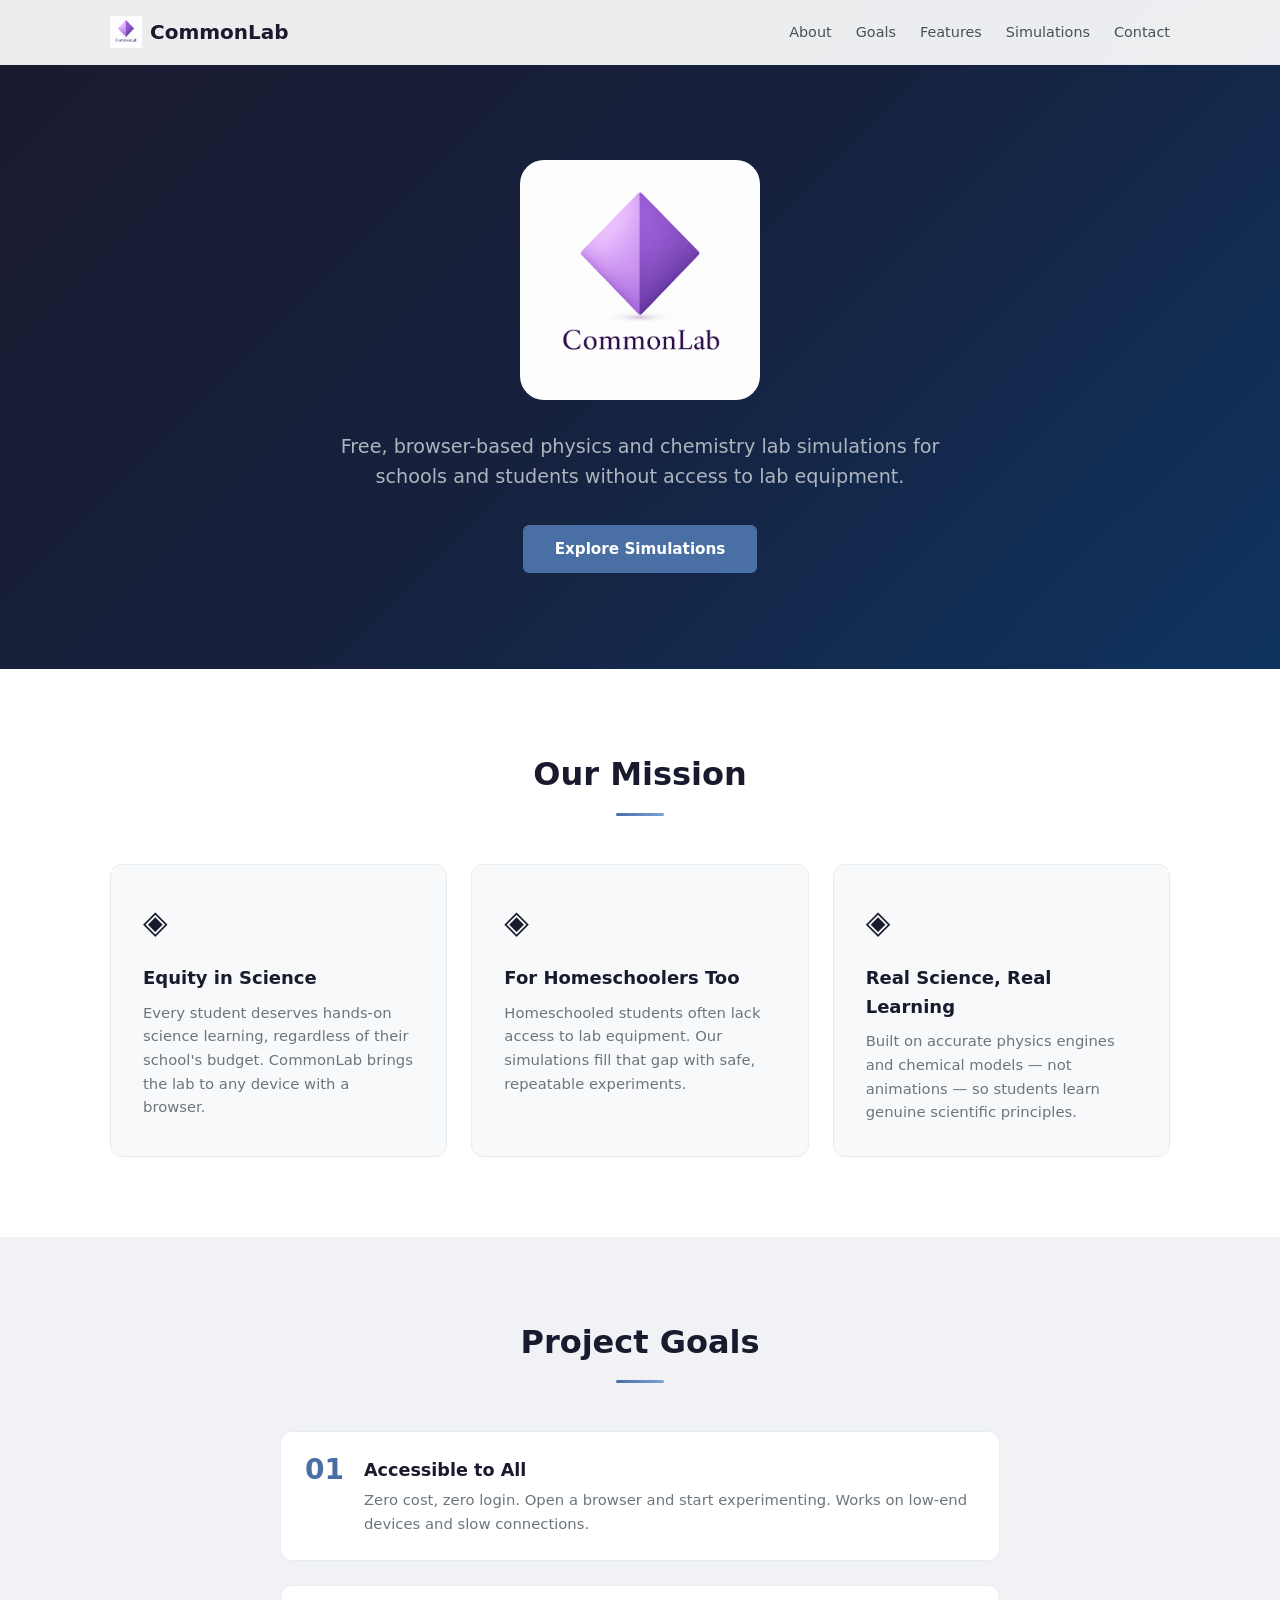
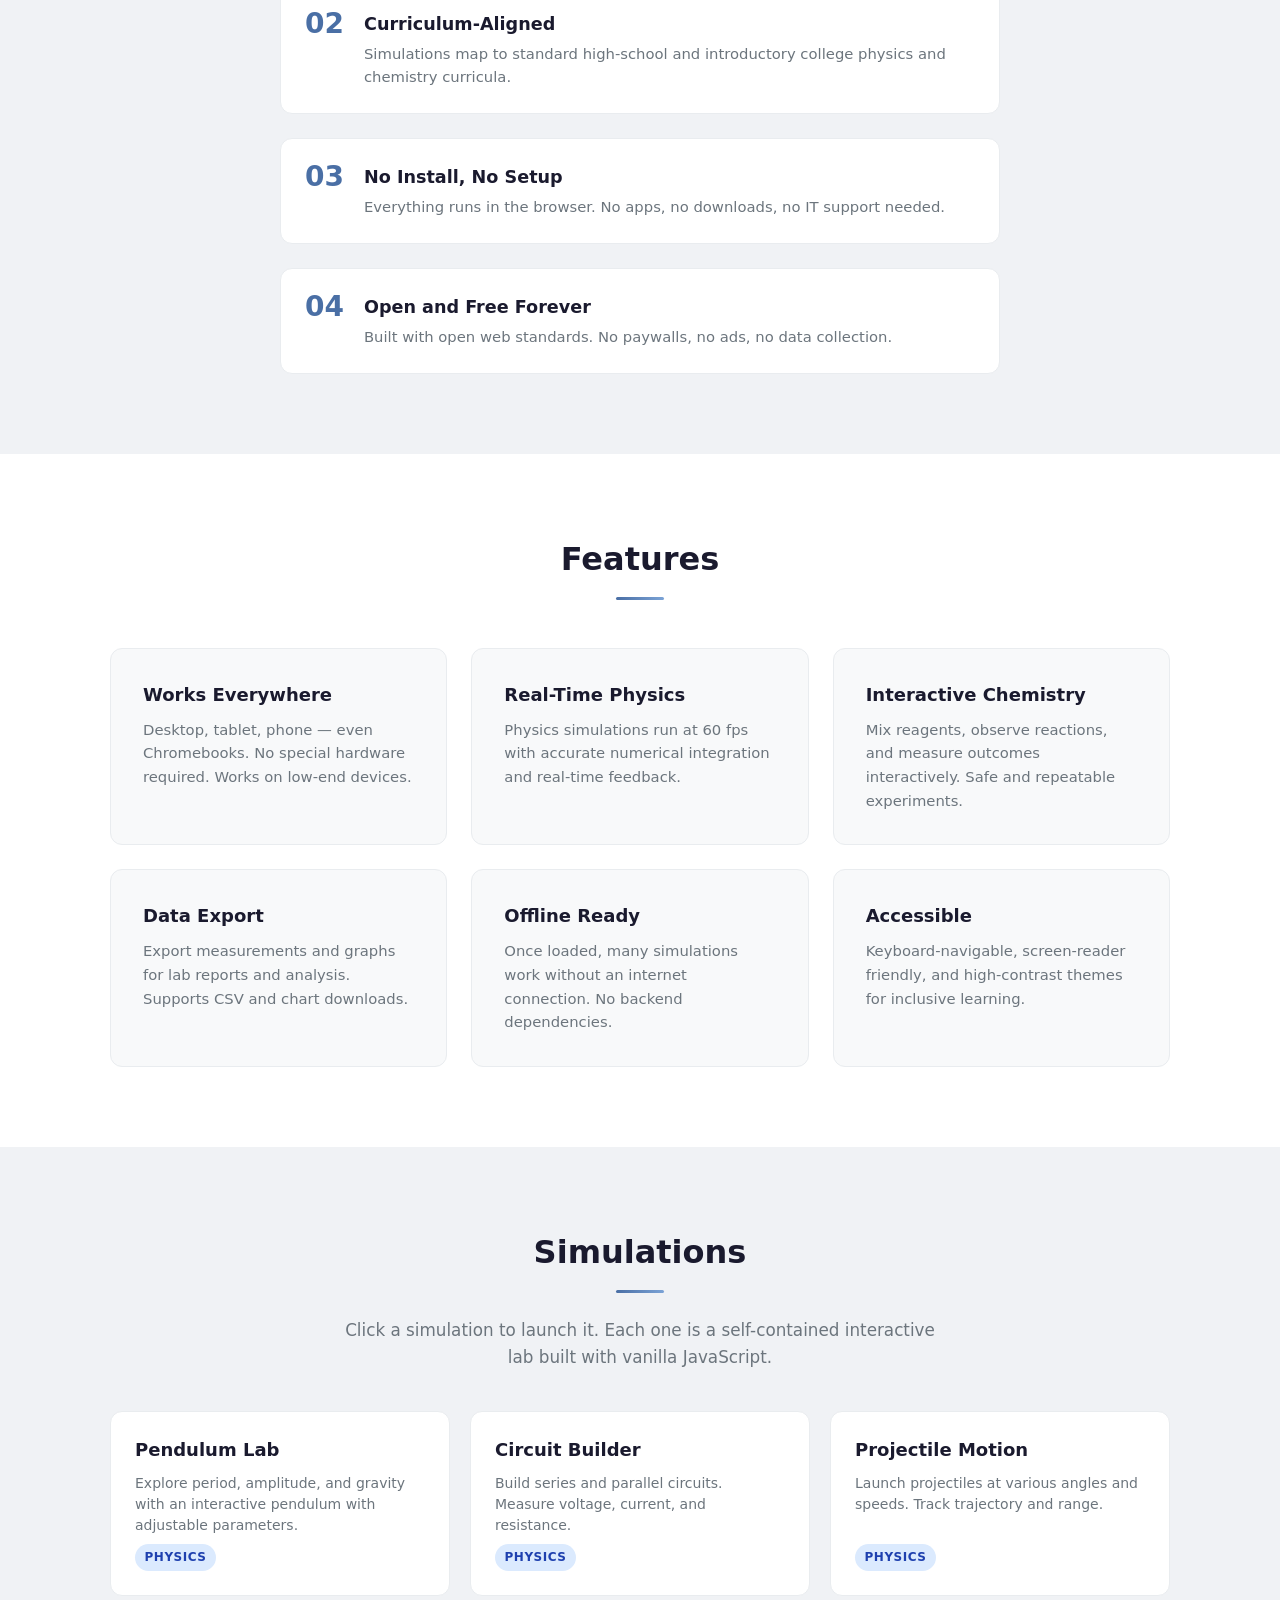
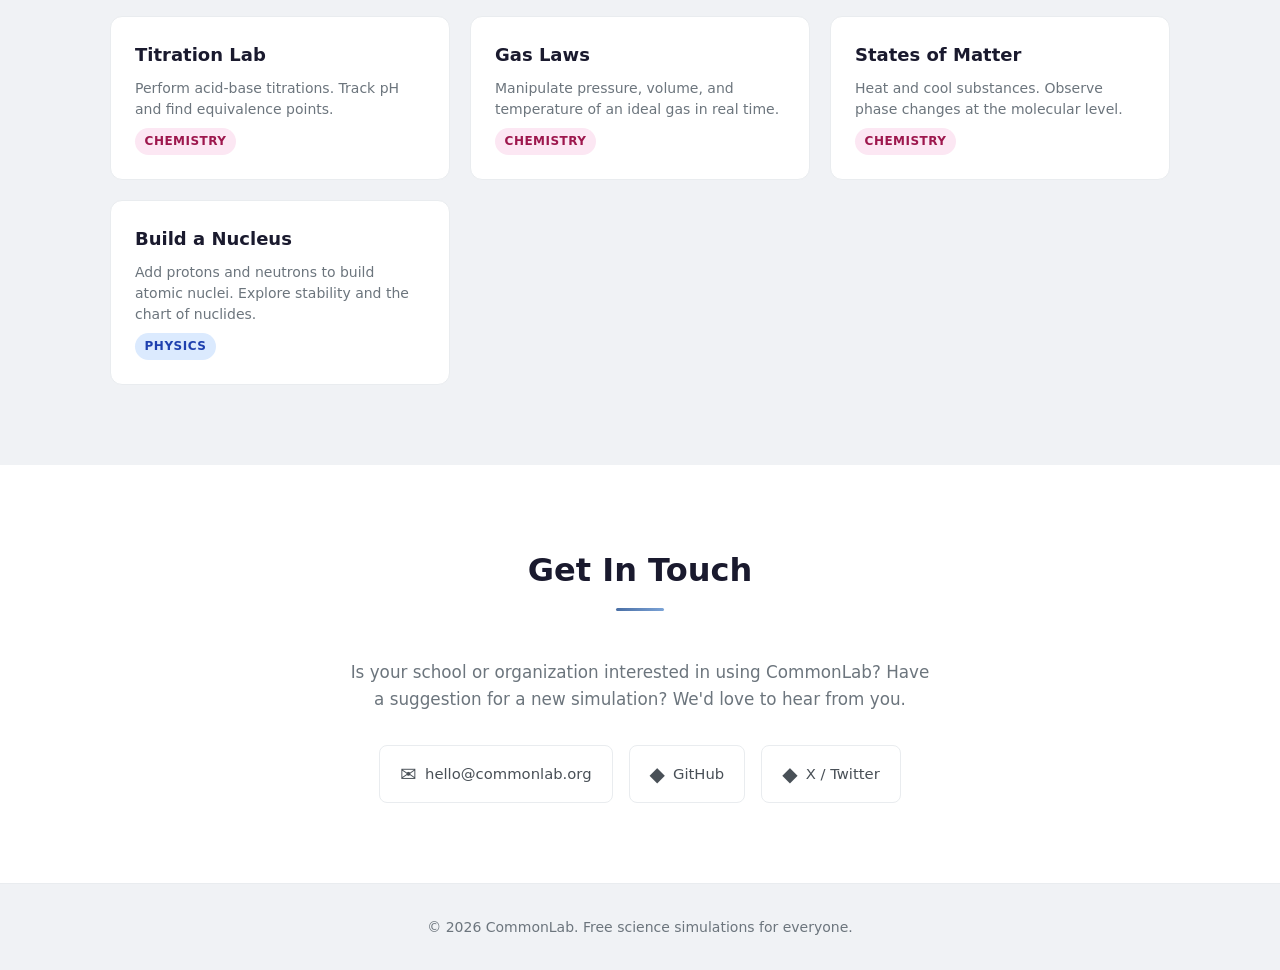
<file: index.html>
<!DOCTYPE html>
<html lang="en">
<head>
    <meta charset="UTF-8">
    <meta name="viewport" content="width=device-width, initial-scale=1.0">
    <title>CommonLab — Free Science Simulations for Everyone</title>
    <meta name="description" content="CommonLab delivers free, browser-based physics and chemistry lab simulations for underserved schools and homeschooled students without access to high-tech lab equipment.">
    <link rel="stylesheet" href="main.css?v=3">
</head>
<body>

    <!-- Navigation -->
    <header class="site-header">
        <div class="container nav-container">
            <a href="/" class="logo" aria-label="CommonLab Home">
                <img src="commonlab-logo.png" alt="CommonLab" class="logo-icon">
                <span class="logo-text">CommonLab</span>
            </a>
            <nav class="primary-nav" aria-label="Main navigation">
                <ul>
                    <li><a href="#about">About</a></li>
                    <li><a href="#goals">Goals</a></li>
                    <li><a href="#features">Features</a></li>
                    <li><a href="#simulations">Simulations</a></li>
                    <li><a href="#contact">Contact</a></li>
                </ul>
            </nav>
        </div>
    </header>

    <main>

        <!-- Hero / Logo Area -->
        <section class="hero section">
            <div class="container hero-content">
                <div class="hero-logo">
                    <img src="commonlab-logo.png" alt="CommonLab" class="hero-logo-icon">
                </div>
                <p class="hero-subtitle">
                    Free, browser-based physics and chemistry lab simulations
                    for schools and students without access to lab equipment.
                </p>
                <a href="#simulations" class="btn btn-primary">Explore Simulations</a>
            </div>
        </section>

        <!-- About / Mission -->
        <section id="about" class="section section-alt">
            <div class="container">
                <h2 class="section-title">Our Mission</h2>
                <div class="card-grid">
                    <div class="card">
                        <div class="card-icon">&#9672;</div>
                        <h3>Equity in Science</h3>
                        <p>
                            Every student deserves hands-on science learning, regardless of
                            their school's budget. CommonLab brings the lab to any device
                            with a browser.
                        </p>
                    </div>
                    <div class="card">
                        <div class="card-icon">&#9672;</div>
                        <h3>For Homeschoolers Too</h3>
                        <p>
                            Homeschooled students often lack access to lab equipment. Our
                            simulations fill that gap with safe, repeatable experiments.
                        </p>
                    </div>
                    <div class="card">
                        <div class="card-icon">&#9672;</div>
                        <h3>Real Science, Real Learning</h3>
                        <p>
                            Built on accurate physics engines and chemical models &mdash;
                            not animations &mdash; so students learn genuine scientific principles.
                        </p>
                    </div>
                </div>
            </div>
        </section>

        <!-- Project Goals -->
        <section id="goals" class="section">
            <div class="container">
                <h2 class="section-title">Project Goals</h2>
                <ul class="goals-list">
                    <li>
                        <span class="goal-number">01</span>
                        <div class="goal-content">
                            <h3>Accessible to All</h3>
                            <p>Zero cost, zero login. Open a browser and start experimenting. Works on low-end devices and slow connections.</p>
                        </div>
                    </li>
                    <li>
                        <span class="goal-number">02</span>
                        <div class="goal-content">
                            <h3>Curriculum-Aligned</h3>
                            <p>Simulations map to standard high-school and introductory college physics and chemistry curricula.</p>
                        </div>
                    </li>
                    <li>
                        <span class="goal-number">03</span>
                        <div class="goal-content">
                            <h3>No Install, No Setup</h3>
                            <p>Everything runs in the browser. No apps, no downloads, no IT support needed.</p>
                        </div>
                    </li>
                    <li>
                        <span class="goal-number">04</span>
                        <div class="goal-content">
                            <h3>Open and Free Forever</h3>
                            <p>Built with open web standards. No paywalls, no ads, no data collection.</p>
                        </div>
                    </li>
                </ul>
            </div>
        </section>

        <!-- Features -->
        <section id="features" class="section section-alt">
            <div class="container">
                <h2 class="section-title">Features</h2>
                <div class="card-grid">
                    <div class="card">
                        <h3>Works Everywhere</h3>
                        <p>Desktop, tablet, phone &mdash; even Chromebooks. No special hardware required. Works on low-end devices.</p>
                    </div>
                    <div class="card">
                        <h3>Real-Time Physics</h3>
                        <p>Physics simulations run at 60 fps with accurate numerical integration and real-time feedback.</p>
                    </div>
                    <div class="card">
                        <h3>Interactive Chemistry</h3>
                        <p>Mix reagents, observe reactions, and measure outcomes interactively. Safe and repeatable experiments.</p>
                    </div>
                    <div class="card">
                        <h3>Data Export</h3>
                        <p>Export measurements and graphs for lab reports and analysis. Supports CSV and chart downloads.</p>
                    </div>
                    <div class="card">
                        <h3>Offline Ready</h3>
                        <p>Once loaded, many simulations work without an internet connection. No backend dependencies.</p>
                    </div>
                    <div class="card">
                        <h3>Accessible</h3>
                        <p>Keyboard-navigable, screen-reader friendly, and high-contrast themes for inclusive learning.</p>
                    </div>
                </div>
            </div>
        </section>

        <!-- Simulations Overview -->
        <section id="simulations" class="section">
            <div class="container">
                <h2 class="section-title">Simulations</h2>
                <p class="section-intro">
                    Click a simulation to launch it. Each one is a self-contained
                    interactive lab built with vanilla JavaScript.
                </p>
                <div class="sim-grid">
                    <a href="simulations/pendulum.html" class="sim-card">
                        <span class="sim-name">Pendulum Lab</span>
                        <span class="sim-desc">Explore period, amplitude, and gravity with an interactive pendulum with adjustable parameters.</span>
                        <span class="sim-tag physics">Physics</span>
                    </a>
                    <a href="simulations/circuits.html" class="sim-card">
                        <span class="sim-name">Circuit Builder</span>
                        <span class="sim-desc">Build series and parallel circuits. Measure voltage, current, and resistance.</span>
                        <span class="sim-tag physics">Physics</span>
                    </a>
                    <a href="simulations/projectile.html" class="sim-card">
                        <span class="sim-name">Projectile Motion</span>
                        <span class="sim-desc">Launch projectiles at various angles and speeds. Track trajectory and range.</span>
                        <span class="sim-tag physics">Physics</span>
                    </a>
                    <a href="simulations/titration.html" class="sim-card">
                        <span class="sim-name">Titration Lab</span>
                        <span class="sim-desc">Perform acid-base titrations. Track pH and find equivalence points.</span>
                        <span class="sim-tag chemistry">Chemistry</span>
                    </a>
                    <a href="simulations/gas-laws.html" class="sim-card">
                        <span class="sim-name">Gas Laws</span>
                        <span class="sim-desc">Manipulate pressure, volume, and temperature of an ideal gas in real time.</span>
                        <span class="sim-tag chemistry">Chemistry</span>
                    </a>
                    <a href="simulations/states-of-matter.html" class="sim-card">
                        <span class="sim-name">States of Matter</span>
                        <span class="sim-desc">Heat and cool substances. Observe phase changes at the molecular level.</span>
                        <span class="sim-tag chemistry">Chemistry</span>
                    </a>
                    <a href="simulations/build-a-nucleus.html" class="sim-card">
                        <span class="sim-name">Build a Nucleus</span>
                        <span class="sim-desc">Add protons and neutrons to build atomic nuclei. Explore stability and the chart of nuclides.</span>
                        <span class="sim-tag physics">Physics</span>
                    </a>
                </div>
            </div>
        </section>

        <!-- Contact -->
        <section id="contact" class="section section-alt">
            <div class="container contact-content">
                <h2 class="section-title">Get In Touch</h2>
                <p class="contact-intro">
                    Is your school or organization interested in using CommonLab?
                    Have a suggestion for a new simulation? We'd love to hear from you.
                </p>
                <div class="contact-links">
                    <a href="mailto:hello@commonlab.org" class="contact-item">
                        <span class="contact-icon">&#9993;</span>
                        hello@commonlab.org
                    </a>
                    <a href="#" class="contact-item">
                        <span class="contact-icon">&#9670;</span>
                        GitHub
                    </a>
                    <a href="#" class="contact-item">
                        <span class="contact-icon">&#9670;</span>
                        X / Twitter
                    </a>
                </div>
            </div>
        </section>

    </main>

    <!-- Footer -->
    <footer class="site-footer">
        <div class="container footer-container">
            <p>&copy; 2026 CommonLab. Free science simulations for everyone.</p>
        </div>
    </footer>

    <script src="index.js?v=3"></script>
</body>
</html>
</file>
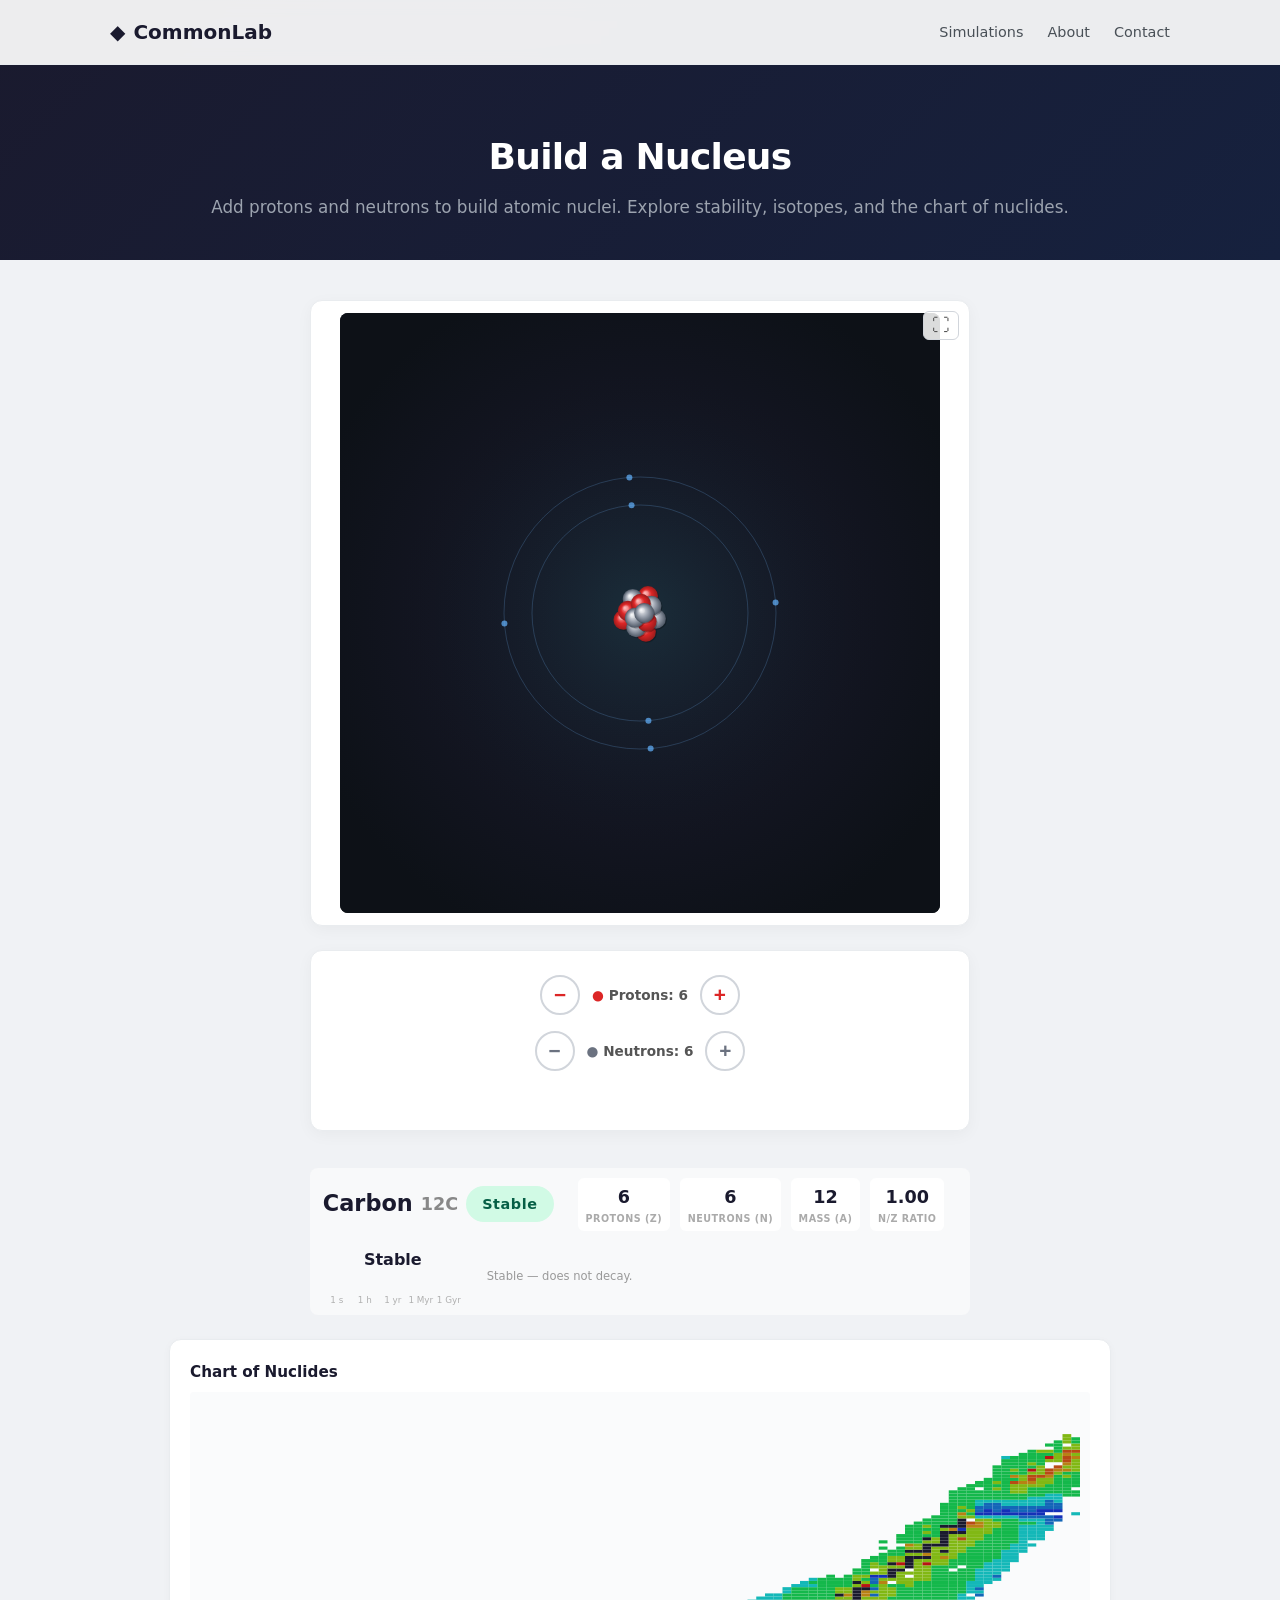
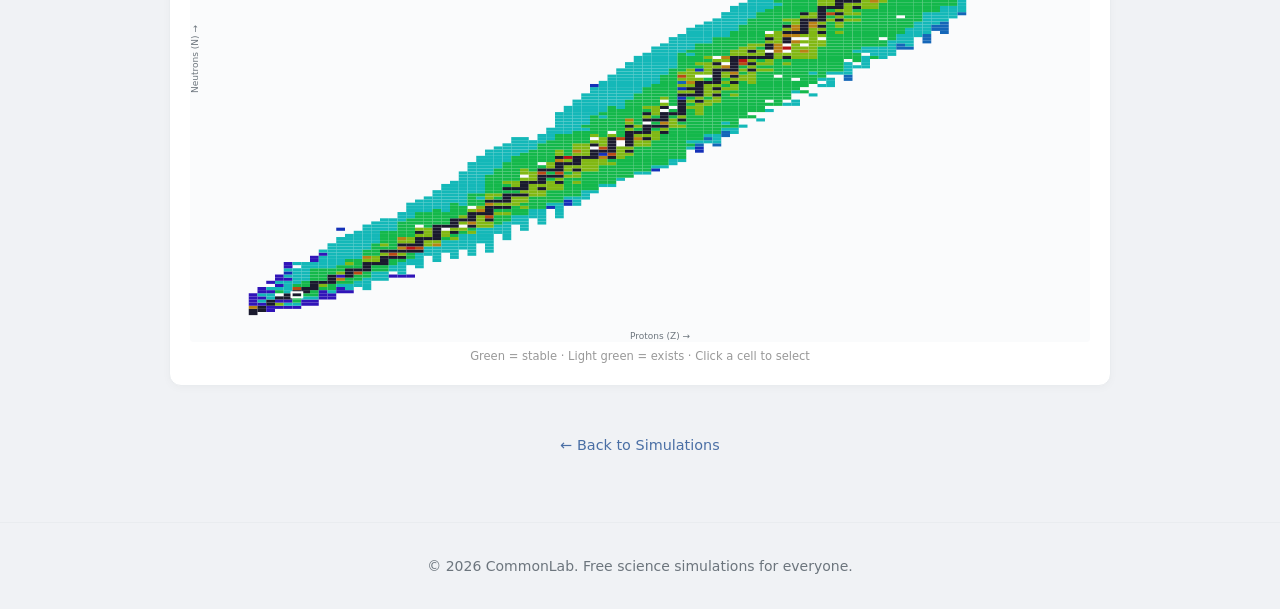
<file: build-a-nucleus.html>
<!DOCTYPE html>
<html lang="en">
<head>
    <meta charset="UTF-8">
    <meta name="viewport" content="width=device-width, initial-scale=1.0">
    <title>Build a Nucleus — CommonLab</title>
    <meta name="description" content="Build atomic nuclei by adding protons and neutrons. Explore stability, isotopes, and the chart of nuclides.">
    <link rel="stylesheet" href="../main.css">
    <style>
        #nucleusCanvas { width: 100%; max-width: 600px; height: auto; aspect-ratio: 1/1; display: block; border-radius: 8px; background: #0d1117; cursor: default; }

        .build-controls { display: flex; gap: 0.75rem; align-items: center; flex-wrap: wrap; justify-content: center; }
        .build-btn { width: 40px; height: 40px; border-radius: 50%; border: 2px solid #d1d5db; background: #fff; font-size: 1.3rem; font-weight: 700; cursor: pointer; display: flex; align-items: center; justify-content: center; transition: all 0.2s; }
        .build-btn:hover { border-color: #4a6fa5; background: #eef3fa; }
        .build-btn:disabled { opacity: 0.3; cursor: not-allowed; }
        .build-btn.proton { color: #dc2626; }
        .build-btn.neutron { color: #6b7280; }
        .build-label { font-size: 0.85rem; font-weight: 600; color: #555; min-width: 60px; text-align: center; }

        .nucleus-info-bar { margin-top: 0.8rem; display: flex; flex-wrap: wrap; align-items: center; gap: 1rem 1.5rem; padding: 0.6rem 0.8rem; background: #f8f9fa; border-radius: 8px; }
        .ni-header { display: flex; align-items: center; gap: 0.5rem; }
        .ni-name { font-size: 1.4rem; font-weight: 800; color: #1a1a2e; }
        .ni-symbol { font-size: 1.1rem; color: #888; font-weight: 600; }
        .ni-props { display: flex; gap: 0.6rem; }
        .ni-halflife { display: flex; flex-direction: column; align-items: center; min-width: 140px; }
        .ni-hl-val { font-size: 1rem; font-weight: 800; color: #1a1a2e; text-align: center; }
        .ni-desc { font-size: 0.72rem; color: #999; margin: 0; }
        .ni-item { text-align: center; padding: 0.3rem 0.5rem; background: #fff; border-radius: 6px; min-width: 56px; }
        .ni-item .ni-val { font-size: 1.1rem; font-weight: 800; color: #1a1a2e; }
        .ni-item .ni-lbl { font-size: 0.6rem; color: #aaa; font-weight: 600; text-transform: uppercase; letter-spacing: 0.05em; }

        .stability-badge { display: inline-block; padding: 0.4rem 1rem; border-radius: 999px; font-size: 0.9rem; font-weight: 700; letter-spacing: 0.04em; }
        .stability-badge.stable { background: #d1fae5; color: #065f46; }
        .stability-badge.unstable { background: #fef3c7; color: #b45309; }
        .stability-badge.radioactive { background: #fee2e2; color: #991b1b; }
        .stability-badge.impossible { background: #f3f4f6; color: #9ca3af; }

        .sim-layout { grid-template-columns: 1fr; max-width: 700px; margin: 0 auto; }
        .sim-main { max-width: 100%; }

        .chart-cell { cursor: pointer; transition: opacity 0.15s; }
        .chart-cell:hover { opacity: 0.7; }

        .warn-msg { font-size: 0.78rem; color: #ef4444; text-align: center; margin-top: 0.25rem; min-height: 1.2em; }

        .half-life-bar { height: 14px; border-radius: 7px; background: #e5e7eb; margin-top: 0.3rem; overflow: visible; position: relative; }
        .half-life-fill { height: 100%; border-radius: 7px; transition: width 0.3s; }
        .hl-scale { display: flex; justify-content: space-between; padding: 2px 0 0 0; margin-bottom: -2px; }
        .hl-tick { font-size: 0.55rem; color: #b0b0b0; text-align: center; min-width: 28px; }
    </style>
</head>
<body>

<header class="site-header">
    <div class="container nav-container">
        <a href="../index.html" class="logo"><span class="logo-icon">&#9670;</span><span class="logo-text">CommonLab</span></a>
        <nav class="primary-nav"><ul>
            <li><a href="../index.html#simulations">Simulations</a></li>
            <li><a href="../index.html#about">About</a></li>
            <li><a href="../index.html#contact">Contact</a></li>
        </ul></nav>
    </div>
</header>

<main>
    <div class="sim-page-header">
        <div class="container"><h1>Build a Nucleus</h1><p>Add protons and neutrons to build atomic nuclei. Explore stability, isotopes, and the chart of nuclides.</p></div>
    </div>
    <section class="sim-canvas-area">
        <div class="container sim-layout">

            <div class="sim-main">
                <div class="canvas-wrapper"><canvas id="nucleusCanvas" width="600" height="600"></canvas></div>

                <div class="controls-panel">
                    <div class="build-controls">
                        <button class="build-btn proton" id="btnProtonMinus" title="Remove proton">−</button>
                        <span class="build-label"><span style="color:#dc2626;font-weight:800;">●</span> Protons: <strong id="protonCount">6</strong></span>
                        <button class="build-btn proton" id="btnProtonPlus" title="Add proton">+</button>
                    </div>
                    <div class="build-controls">
                        <button class="build-btn neutron" id="btnNeutronMinus" title="Remove neutron">−</button>
                        <span class="build-label"><span style="color:#6b7280;font-weight:800;">●</span> Neutrons: <strong id="neutronCount">6</strong></span>
                        <button class="build-btn neutron" id="btnNeutronPlus" title="Add neutron">+</button>
                    </div>
                    <div class="warn-msg" id="warnMsg"></div>
                </div>

                <div class="nucleus-info-bar">
                    <div class="ni-header">
                        <span class="ni-name" id="elementName">Carbon</span>
                        <span class="ni-symbol" id="isotopeNotation">¹²C</span>
                        <span id="stabilityBadge"></span>
                    </div>
                    <div class="ni-props">
                        <div class="ni-item"><div class="ni-val" id="zVal">6</div><div class="ni-lbl">Protons (Z)</div></div>
                        <div class="ni-item"><div class="ni-val" id="nVal">6</div><div class="ni-lbl">Neutrons (N)</div></div>
                        <div class="ni-item"><div class="ni-val" id="aVal">12</div><div class="ni-lbl">Mass (A)</div></div>
                        <div class="ni-item"><div class="ni-val" id="ratioVal">1.00</div><div class="ni-lbl">N/Z Ratio</div></div>
                    </div>
                    <div class="ni-halflife">
                        <span class="ni-hl-val" id="hlVal">Stable</span>
                        <div class="half-life-bar"><div class="half-life-fill" id="hlBar" style="width:100%;background:#10b981;"></div></div>
                        <div class="hl-scale">
                            <span class="hl-tick">1 s</span>
                            <span class="hl-tick">1 h</span>
                            <span class="hl-tick">1 yr</span>
                            <span class="hl-tick">1 Myr</span>
                            <span class="hl-tick">1 Gyr</span>
                        </div>
                    </div>
                    <p class="ni-desc" id="stabilityDesc">Stable isotope.</p>
                </div>
            </div>

        </div>

        <!-- Full-width Chart of Nuclides -->
        <div class="container" style="margin-top:1.5rem;">
            <div class="equation-card" style="max-width:100%;">
                <h3>Chart of Nuclides</h3>
                <canvas id="chartCanvas" width="900" height="550" style="width:100%;height:auto;aspect-ratio:900/550;display:block;border-radius:4px;"></canvas>
                <p style="font-size:0.72rem;color:#999;margin-top:0.3rem;text-align:center;">Green = stable · Light green = exists · Click a cell to select</p>
            </div>
        </div>

        <div class="container" style="margin-top:1.5rem;text-align:center;">
            <a href="../index.html#simulations" class="sim-back-link">← Back to Simulations</a>
        </div>
    </section>
</main>

<footer class="site-footer"><div class="container footer-container"><p>&copy; 2026 CommonLab. Free science simulations for everyone.</p></div></footer>

<script src="../index.js"></script>
<script>
'use strict';

// ═══════════════════════════════════════
//  ELEMENTS
// ═══════════════════════════════════════
const EL_SYMS = ['','H','He','Li','Be','B','C','N','O','F','Ne','Na','Mg','Al','Si','P','S','Cl','Ar','K','Ca',
    'Sc','Ti','V','Cr','Mn','Fe','Co','Ni','Cu','Zn','Ga','Ge','As','Se','Br','Kr','Rb','Sr','Y','Zr','Nb','Mo',
    'Tc','Ru','Rh','Pd','Ag','Cd','In','Sn','Sb','Te','I','Xe','Cs','Ba','La','Ce','Pr','Nd','Pm','Sm','Eu','Gd',
    'Tb','Dy','Ho','Er','Tm','Yb','Lu','Hf','Ta','W','Re','Os','Ir','Pt','Au','Hg','Tl','Pb','Bi','Po','At','Rn',
    'Fr','Ra','Ac','Th','Pa','U','Np','Pu','Am'];
const EL_NAMES = ['','Hydrogen','Helium','Lithium','Beryllium','Boron','Carbon','Nitrogen','Oxygen','Fluorine','Neon',
    'Sodium','Magnesium','Aluminium','Silicon','Phosphorus','Sulfur','Chlorine','Argon','Potassium','Calcium',
    'Scandium','Titanium','Vanadium','Chromium','Manganese','Iron','Cobalt','Nickel','Copper','Zinc',
    'Gallium','Germanium','Arsenic','Selenium','Bromine','Krypton','Rubidium','Strontium','Yttrium','Zirconium',
    'Niobium','Molybdenum','Technetium','Ruthenium','Rhodium','Palladium','Silver','Cadmium','Indium','Tin',
    'Antimony','Tellurium','Iodine','Xenon','Caesium','Barium','Lanthanum','Cerium','Praseodymium','Neodymium',
    'Promethium','Samarium','Europium','Gadolinium','Terbium','Dysprosium','Holmium','Erbium','Thulium','Ytterbium',
    'Lutetium','Hafnium','Tantalum','Tungsten','Rhenium','Osmium','Iridium','Platinum','Gold','Mercury','Thallium',
    'Lead','Bismuth','Polonium','Astatine','Radon','Francium','Radium','Actinium','Thorium','Protactinium',
    'Uranium','Neptunium','Plutonium','Americium'];

// ═══════════════════════════════════════
//  LOAD REAL NUCLEAR DATA FROM IAEA
// ═══════════════════════════════════════
const STABLE = new Set();
const N_RANGE = {};
const HALF_LIVES = {};
const DECAY_MODES = {};
const ABUNDANCES = {};
let dataLoaded = false;

async function loadNuclearData() {
    try {
        const resp = await fetch('https://www-nds.iaea.org/relnsd/v1/data?fields=ground_states&nuclides=all');
        const text = await resp.text();
        const lines = text.trim().split('\n');
        const headers = lines[0].split(',');
        const zIdx = headers.indexOf('z'), nIdx = headers.indexOf('n');
        const hlIdx = headers.indexOf('half_life'), hlSecIdx = headers.indexOf('half_life_sec');
        const unitIdx = headers.indexOf('unit_hl'), decay1Idx = headers.indexOf('decay_1');
        const abundIdx = headers.indexOf('abundance');

        for (let i=1;i<lines.length;i++) {
            const cols = lines[i].split(',');
            const z = parseInt(cols[zIdx]), n = parseInt(cols[nIdx]);
            if (isNaN(z)||isNaN(n)||z===0||z>95||n>160) continue;

            const key = z*1000+n;
            const hlSec = parseFloat(cols[hlSecIdx]);
            const hlUnit = cols[unitIdx];
            const decay = cols[decay1Idx];
            const abund = parseFloat(cols[abundIdx]);

            // Track N range per Z
            if (!N_RANGE[z]) N_RANGE[z]=[n,n];
            else { N_RANGE[z][0]=Math.min(N_RANGE[z][0],n); N_RANGE[z][1]=Math.max(N_RANGE[z][1],n); }

            // Stable if half-life is STABLE or very long
            if (cols[hlIdx]==='STABLE' || hlSec > 3e16) STABLE.add(key);

            // Half-life
            if (cols[hlIdx]==='STABLE') HALF_LIVES[key]='stable';
            else if (!isNaN(hlSec) && hlSec>0) HALF_LIVES[key]=hlSec;

            // Decay mode
            if (decay && decay!=='STABLE') DECAY_MODES[key]=decay;

            // Abundance
            if (!isNaN(abund) && abund>0) ABUNDANCES[key]=abund;
        }

        // Widen N ranges slightly for buffer
        for (const z in N_RANGE) {
            N_RANGE[z][0] = Math.max(0, N_RANGE[z][0]-1);
            N_RANGE[z][1] += 2;
        }

        dataLoaded = true;
        console.log('Loaded '+STABLE.size+' stable isotopes from IAEA');
    } catch(e) {
        console.warn('IAEA data fetch failed, using fallback',e);
        loadFallbackData();
    }
}

function loadFallbackData() {
    // N_RANGE and HALF_LIVES come exclusively from Wikipedia data below.
    // NUBASE2020 evaluation — all known nuclides with exact half-lives.
    // No estimation.  Value=1 for stable, otherwise half-life in seconds.
// NUBASE2020: 3065 nuclides. Key=Z*1000+N. Value=half-life(s) or 1 for stable.
const NUBASE={1000:-1,1001:-1,1002:3.88781e+08,1003:1.39e-22,1004:8.6e-23,1005:2.94e-22,1006:6.52e-22,2001:-1,2002:-1,2003:6.02e-22,2004:0.80692,2005:2.51e-21,2006:0.1195,2007:2.5e-21,2008:2.6e-22,3001:9.1e-23,3002:3.7e-22,3003:-1,3004:-1,3005:0.8387,3006:0.1782,3007:2e-21,3008:0.00875,3010:3.3e-21,4002:5e-21,4003:4.59821e+06,4004:8.19e-17,4005:-1,4007:13.76,4008:0.02146,4009:1e-21,4010:0.00453,4011:7.9e-22,4012:6.5e-22,5002:5.7e-22,5003:0.7719,5004:8e-19,5005:-1,5006:-1,5007:0.0202,5008:0.01716,5009:0.01236,5010:0.01018,5011:4.6e-21,5012:0.00508,5013:2.6e-08,5014:0.00292,5015:9.124e-22,5016:7.6e-22,6002:3.5e-21,6003:0.1265,6004:19.3011,6005:1220.41,6006:-1,6007:-1,6008:1.79874e+11,6009:2.449,6010:0.75,6011:0.193,6012:0.092,6013:0.0462,6014:0.016,6016:0.0062,7003:1.43e-22,7004:5.85e-22,7005:0.011,7006:597.9,7007:-1,7008:-1,7009:7.13,7010:4.173,7011:0.6192,7012:0.336,7013:0.136,7014:0.085,7015:0.023,7016:0.0139,8003:1.98e-22,8004:8.9e-21,8005:0.00858,8006:70.621,8007:122.266,8008:-1,8009:-1,8010:-1,8011:26.47,8012:13.51,8013:3.42,8014:2.25,8015:0.097,8016:0.0774,8017:5.18e-21,8018:4.2e-12,9005:5e-22,9006:1.1e-21,9007:2.1e-20,9008:64.37,9009:6584.04,9010:-1,9011:11.0062,9012:4.158,9013:4.23,9014:2.23,9015:0.384,9016:0.08,9017:0.0082,9018:0.005,9019:4.6e-20,9020:0.0025,10005:7.7e-22,10006:5.7e-21,10007:0.1092,10008:1.6642,10009:17.2569,10010:-1,10011:-1,10012:-1,10013:37.15,10014:202.8,10015:0.602,10016:0.197,10017:0.0309,10018:0.0188,10019:0.0147,10020:0.00722,10021:0.0034,10022:0.0035,11007:1.3e-21,11008:1e-18,11009:0.4479,11010:22.455,11011:8.2108e+07,11012:2.4e-19,11013:53841.6,11014:59.1,11015:1.07128,11016:0.301,11017:0.0331,11018:0.0432,11019:0.0459,11020:0.0168,11021:0.0129,11022:0.0082,11023:0.0055,11024:0.0015,11027:4e-07,12007:5e-12,12008:0.0904,12009:0.12,12010:3.8745,12011:11.3039,12012:-1,12013:-1,12014:-1,12015:566.1,12016:75294,12017:1.3,12018:0.317,12019:0.27,12020:0.0804,12021:0.092,12022:0.0449,12023:0.0113,12024:0.0039,12025:0.008,13009:0.0911,13010:0.446,13011:2.053,13012:7.1666,13013:2.26263e+13,13014:-1,13015:134.7,13016:393.6,13017:3.62,13018:0.644,13019:0.0326,13020:0.04146,13021:0.05373,13022:0.03816,13023:0.09,13024:0.0114,13025:0.009,13026:0.0076,14008:0.0287,14009:0.0423,14010:0.1432,14011:0.2206,14012:2.2453,14013:4.117,14014:-1,14015:-1,14016:-1,14017:9429.6,14018:4.95444e+09,14019:6.18,14020:2.77,14021:0.78,14022:0.503,14023:0.141,14024:0.063,14025:0.0412,14026:0.0312,14027:0.02,14028:0.0125,15011:0.0436,15012:0.26,15013:0.2703,15014:4.102,15015:150,15016:-1,15017:1.23284e+06,15018:2.19024e+06,15019:12.43,15020:47.3,15021:5.6,15022:2.31,15023:0.64,15024:0.282,15025:0.15,15026:0.101,15027:0.0485,15028:0.0358,15029:0.0185,16011:0.0163,16012:0.125,16013:0.188,16014:1.1798,16015:2.5534,16016:-1,16017:-1,16018:-1,16019:7.54877e+06,16020:-1,16021:303,16022:10218,16023:11.5,16024:8.8,16025:1.99,16026:1.016,16027:0.265,16028:0.1,16029:0.068,16030:0.05,17012:5.4e-21,17014:0.19,17015:0.298,17016:2.5038,17017:1.5267,17018:-1,17019:9.5081e+12,17020:-1,17021:2233.8,17022:3372,17023:81,17024:38.4,17025:6.8,17026:3.13,17027:0.562,17028:0.413,17029:0.232,17030:0.101,18012:1e-11,18013:0.015,18014:0.098,18015:0.173,18016:0.84646,18017:1.7756,18018:-1,18019:3.02495e+06,18020:-1,18021:8.45726e+09,18022:-1,18023:6576.6,18024:1.03822e+09,18025:322.2,18026:712.2,18027:21.48,18028:8.4,18029:1.23,18030:0.415,18031:0.236,18032:0.106,19012:1e-11,19016:0.1752,19017:0.341,19018:1.23651,19019:459.06,19020:-1,19021:3.9383e+16,19022:-1,19023:44478,19024:80280,19025:1327.8,19026:1068,19027:96.3,19028:17.38,19029:6.83,19030:1.26,19031:0.472,19032:0.365,19033:0.11,19034:0.03,19035:0.01,20015:0.0257,20016:0.1009,20017:0.181,20018:0.4437,20019:0.8603,20020:-1,20021:3.13676e+12,20022:-1,20023:-1,20024:-1,20025:1.40495e+07,20026:-1,20027:391910,20029:523.08,20030:13.45,20031:10,20032:4.6,20033:0.461,20034:0.09,20035:0.022,20036:0.011,21019:0.1823,21020:0.5963,21021:0.68072,21022:14007.6,21023:14551.6,21024:-1,21025:7.2366e+06,21026:289371,21027:157212,21028:3430.8,21029:102.5,21030:12.4,21031:8.2,21032:2.4,21033:0.526,21034:0.096,21035:0.026,21036:0.022,21037:0.012,22017:0.0285,22018:0.0524,22019:0.0819,22020:0.2083,22021:0.509,22022:1.86501e+09,22023:11088,22024:-1,22025:-1,22026:-1,22027:-1,22028:-1,22029:345.6,22030:102,22031:32.7,22032:2.1,22033:1.3,22034:0.2,22035:0.095,22036:0.055,22037:0.0285,22038:0.0222,22039:0.015,23020:0.0793,23021:0.111,23022:0.547,23023:0.42262,23024:1956,23025:1.38011e+06,23026:2.8512e+07,23028:-1,23029:224.58,23030:92.58,23031:49.8,23032:6.54,23033:0.216,23034:0.35,23035:0.191,23036:0.095,23037:0.122,23038:0.0482,23039:0.0336,23040:0.0196,23041:0.015,24018:0.0133,24019:0.0211,24020:0.0428,24021:0.0609,24022:0.2243,24023:0.4616,24024:77616,24025:2538,24026:-1,24027:2.39341e+06,24028:-1,24029:-1,24030:-1,24031:209.82,24032:356.4,24033:21.1,24034:7,24035:1.05,24036:0.49,24037:0.243,24038:0.206,24039:0.129,24040:0.043,24041:0.0275,24042:0.0238,25021:0.0362,25022:0.088,25023:0.1581,25024:0.382,25025:0.28321,25026:2748.6,25027:483062,25029:2.69638e+07,25030:-1,25031:9284.04,25032:85.4,25033:3,25034:4.59,25035:0.28,25036:0.709,25037:0.092,25038:0.275,25039:0.0888,25040:0.0919,25041:0.0638,25042:0.0467,25043:0.0337,25044:0.0221,25045:0.0199,26019:0.0025,26020:0.013,26021:0.0219,26022:0.0453,26023:0.0647,26024:0.152,26025:0.3054,26026:29790,26027:510.6,26028:-1,26029:8.69772e+07,26030:-1,26031:-1,26032:-1,26033:3.8448e+06,26035:358.8,26036:68,26037:6.1,26038:2,26039:0.805,26040:0.467,26041:0.394,26042:0.188,26043:0.162,26044:0.0614,26045:0.0343,26046:0.017,26047:0.0129,26048:0.005,27023:0.0388,27024:0.0688,27025:0.1117,27026:0.2446,27027:0.19327,27028:63108,27029:6.67319e+06,27030:2.34845e+07,27031:6.12092e+06,27032:-1,27033:1.66349e+08,27034:5936.4,27035:92.4,27036:26.9,27037:0.3,27038:1.16,27039:0.194,27040:0.329,27041:0.2,27042:0.18,27043:0.508,27044:0.08,27045:0.0525,27046:0.042,27047:0.0313,27048:0.0265,27049:0.023,27050:0.015,28020:0.0028,28021:0.0075,28022:0.0185,28023:0.0238,28024:0.0418,28025:0.0552,28026:0.1141,28027:0.2039,28028:524880,28029:128160,28030:-1,28031:2.55611e+12,28032:-1,28033:-1,28034:-1,28035:3.19356e+09,28036:-1,28037:9063,28038:196560,28039:21,28040:29,28041:11.4,28042:6,28043:2.56,28044:1.57,28045:0.84,28046:0.5077,28047:0.3316,28048:0.2346,28049:0.1589,28050:0.1222,28051:0.044,28052:0.03,29026:0.0559,29027:0.0808,29028:0.1964,29029:3.204,29030:81.5,29031:1422,29032:12034.8,29033:580.32,29034:-1,29035:45721.4,29036:-1,29037:307.2,29038:222588,29039:30.9,29040:171,29041:44.5,29042:19.4,29043:6.63,29044:4.2,29045:1.606,29046:1.224,29047:0.6377,29048:0.4703,29049:0.3307,29050:0.2413,29051:0.1133,29052:0.0732,29053:0.034,30024:0.0018,30025:0.0198,30026:0.0324,30027:0.0457,30028:0.086,30029:0.1787,30030:142.8,30031:89.1,30032:33094.8,30033:2308.2,30034:-1,30035:2.10764e+07,30036:-1,30037:-1,30038:-1,30039:3384,30040:-1,30041:144,30042:167400,30043:24.5,30044:95.6,30045:10.2,30046:5.7,30047:2.08,30048:1.47,30049:0.746,30050:0.5622,30051:0.2994,30052:0.1779,30053:0.1,30054:0.054,31029:0.0724,31030:0.1659,31031:0.116122,31032:32.4,31033:157.62,31034:907.98,31035:33494.4,31036:281811,31037:4070.52,31038:-1,31039:1268.4,31040:-1,31041:50490,31042:17496,31043:487.2,31044:126,31045:30.6,31046:13.2,31047:5.09,31048:2.848,31049:1.9,31050:1.217,31051:0.6,31052:0.31,31053:0.0976,31054:0.0953,31055:0.049,31056:0.029,32027:0.0133,32028:0.021,32029:0.0407,32030:0.0825,32031:0.1536,32032:63.7,32033:30.9,32034:8136,32035:1134,32036:2.34187e+07,32037:140580,32038:-1,32039:987552,32040:-1,32041:-1,32042:-1,32043:4966.8,32045:40359.6,32046:5280,32047:18.98,32048:29.5,32049:9,32050:4.31,32051:1.85,32052:0.951,32053:0.495,32054:0.2216,32055:0.103,32056:0.061,33031:0.069,33032:0.1303,33033:0.09577,33034:42.5,33035:151.6,33036:912,33037:3156,33038:235080,33039:93600,33040:6.93792e+06,33041:1.53533e+06,33042:-1,33043:94461.1,33044:139644,33045:5442,33046:540.6,33047:15.2,33048:33.3,33049:19.1,33050:13.4,33051:3.16,33052:2.022,33053:0.945,33054:0.492,33055:0.27,34029:0.0132,34030:0.0226,34031:0.0342,34032:0.054,34033:0.133,34034:35.5,34035:27.4,34036:2466,34037:284.4,34038:725760,34039:25740,34040:-1,34041:1.0349e+07,34042:-1,34043:-1,34044:-1,34045:1.03191e+13,34046:-1,34047:1107,34049:1335,34050:195.6,34051:32.9,34052:14.3,34053:5.5,34054:1.53,34055:0.43,34056:0.21,34057:0.27,35034:2.4e-08,35035:0.0788,35036:21.4,35037:78.6,35038:204,35039:1524,35040:5802,35041:58320,35042:205344,35043:387,35044:-1,35045:1060.8,35046:-1,35047:127015,35048:8546.4,35049:1905.6,35050:174,35051:55.1,35052:55.68,35053:16.34,35054:4.357,35055:1.91,35056:0.543,35057:0.314,35058:0.152,35059:0.07,36031:0.0074,36032:0.0216,36033:0.0279,36034:0.045,36035:0.0988,36036:17.16,36037:27.3,36038:690,36039:276,36040:53280,36041:4356,36042:-1,36043:126144,36044:-1,36045:7.22654e+12,36046:-1,36047:-1,36048:-1,36049:3.38543e+08,36050:-1,36051:4578,36052:10170,36053:189,36054:32.32,36055:8.57,36056:1.84,36057:1.287,36058:0.212,36059:0.114,36060:0.08,36061:0.0622,36062:0.0428,36063:0.04,36064:0.012,37035:1.03e-07,37036:8.1e-08,37037:0.06478,37038:19,37039:36.5,37040:226.8,37041:1059.6,37042:1374,37043:33.4,37044:16459.2,37045:75.45,37046:7.44768e+06,37047:2.83565e+06,37048:-1,37049:1.61093e+06,37050:1.56838e+18,37051:1066.8,37052:919.2,37053:158,37054:58.2,37055:4.48,37056:5.84,37057:2.702,37058:0.3777,37059:0.2015,37060:0.1691,37061:0.115,37062:0.054,37063:0.0513,37064:0.0318,37065:0.037,37066:0.026,38035:0.0253,38036:0.0276,38037:0.0852,38038:7.89,38039:9,38040:156.1,38041:135,38042:6378,38043:1338,38044:2.19024e+06,38045:116676,38046:-1,38047:5.60269e+06,38048:-1,38049:-1,38050:-1,38051:4.36864e+06,38052:9.12311e+08,38053:34740,38054:9399.6,38055:445.8,38056:75.3,38057:23.9,38058:1.059,38059:0.432,38060:0.653,38061:0.2692,38062:0.2021,38063:0.1137,38064:0.069,38065:0.053,38066:0.0506,38067:0.039,38068:0.021,39037:0.028,39038:0.063,39039:0.054,39040:14.8,39041:30.1,39042:70.4,39043:8.3,39044:424.8,39045:2370,39046:9648,39047:53064,39048:287280,39049:9.21275e+06,39050:-1,39051:230580,39052:5.05526e+06,39053:12744,39054:36648,39055:1122,39056:618,39057:5.34,39058:3.75,39059:0.548,39060:1.484,39061:0.94,39062:0.426,39063:0.36,39064:0.239,39065:0.197,39066:0.095,39067:0.075,39068:0.0335,39069:0.03,39070:0.025,40039:0.056,40040:4.6,40041:5.5,40042:32,40043:42,40044:1548,40045:471.6,40046:59400,40047:6048,40048:7.20576e+06,40049:282096,40050:-1,40051:-1,40052:-1,40054:-1,40055:5.53236e+06,40057:60296.4,40058:30.7,40059:2.1,40060:7.1,40061:2.29,40062:2.01,40063:1.38,40064:0.92,40065:0.67,40066:0.179,40067:0.1457,40068:0.0785,40069:0.056,40070:0.0375,40071:0.024,40072:0.043,40073:5.5e-07,41041:0.051,41042:3.9,41043:9.8,41044:20.5,41045:88,41046:222,41047:870,41048:7308,41049:52560,41050:2.14587e+10,41051:1.67e-07,41052:-1,41053:6.43761e+11,41054:3.02322e+06,41055:84060,41056:4326,41057:2.86,41058:15,41059:1.5,41060:7.1,41061:4.3,41062:1.34,41063:0.98,41064:2.91,41065:0.9,41066:0.286,41067:0.201,41068:0.1069,41069:0.075,41070:0.054,41071:0.038,41072:0.032,41073:0.017,41074:0.023,42041:0.023,42042:2.3,42043:3.2,42044:19.1,42045:14.1,42046:480,42047:126.6,42048:20016,42049:929.4,42050:-1,42051:1.26228e+11,42052:-1,42053:-1,42054:-1,42055:-1,42056:-1,42057:237355,42059:876.6,42060:678,42061:67.5,42062:60,42063:36.3,42064:8.73,42065:3.5,42066:1.105,42067:0.7,42068:0.292,42069:0.1936,42070:0.125,42071:0.08,42072:0.058,42073:0.0455,42074:0.032,42075:0.022,42076:0.021,43043:0.055,43044:2.14,43045:6.4,43046:12.8,43047:49.2,43048:188.4,43049:255,43050:9900,43051:17580,43052:69328.8,43053:369792,43056:6.66167e+12,43057:15.46,43058:853.2,43059:5.28,43060:54.2,43061:1098,43062:458.4,43063:35.6,43064:21.2,43065:5.17,43066:0.905,43067:0.9,43068:0.35,43069:0.323,43070:0.152,43071:0.121,43072:0.078,43073:0.057,43074:0.0445,43075:0.03,43076:0.022,43077:0.021,43078:0.022,44044:1.5,44045:1.32,44046:11.7,44047:8,44048:219,44049:59.7,44050:3108,44051:5785.2,44052:-1,44053:245117,44054:-1,44055:-1,44056:-1,44057:-1,44058:-1,44059:3.39077e+06,44060:-1,44061:15980.4,44062:3.21235e+07,44063:225,44064:273,44065:34.4,44066:12.04,44067:2.12,44068:1.75,44069:0.8,44070:0.54,44071:0.318,44072:0.204,44073:0.151,44074:0.099,44075:0.0695,44076:0.045,44077:0.029,44078:0.025,44079:0.019,44080:0.015,45045:0.029,45046:1.47,45047:5.61,45048:13.9,45049:70.6,45050:301.2,45051:594,45052:1842,45053:523.2,45054:1.39104e+06,45055:74880,45056:1.28437e+08,45057:1.78848e+07,45058:-1,45059:42.3,45060:127228,45061:30.07,45062:1302,45063:16.8,45064:80.8,45065:3.35,45066:11,45067:3.4,45068:2.8,45069:1.85,45070:1.03,45071:0.685,45072:0.421,45073:0.282,45074:0.19,45075:0.1296,45076:0.074,45077:0.051,45078:0.042,45079:0.03,45080:0.0265,45081:0.019,45082:0.028,46045:0.032,46046:1.06,46047:1.17,46048:9.1,46049:7.4,46050:122,46051:186,46052:1062,46053:1284,46054:313632,46055:30492,46056:-1,46057:1.46802e+06,46058:-1,46059:-1,46060:-1,46062:-1,46063:48924,46064:-1,46065:1413.6,46066:75744,46067:93,46068:145.2,46069:25,46070:11.8,46071:4.3,46072:1.9,46073:0.92,46074:0.492,46075:0.29,46076:0.193,46077:0.108,46078:0.088,46079:0.06,46080:0.0486,46081:0.038,46082:0.035,46083:0.031,47046:2.28e-07,47047:0.027,47048:1.78,47049:4.45,47050:25.5,47051:47.5,47052:124.2,47053:120.6,47054:666,47055:774,47056:3942,47057:4152,47058:3.56746e+06,47059:1437.6,47060:-1,47061:142.92,47062:-1,47063:24.56,47064:642211,47065:11268,47066:19332,47067:4.6,47068:1200,47069:229.8,47070:73.6,47071:3.76,47072:6,47073:1.52,47074:0.777,47075:0.529,47076:0.294,47077:0.1779,47078:0.16,47079:0.052,47080:0.089,47081:0.06,47082:0.0499,47083:0.0406,47084:0.035,47085:0.03,48047:0.032,48048:1.003,48049:1.16,48050:9.29,48051:17,48052:49.1,48053:81.6,48054:330,48055:438,48056:3462,48057:3330,48058:-1,48059:23400,48060:-1,48061:3.98563e+07,48062:-1,48063:-1,48064:-1,48066:-1,48067:192456,48069:9010.8,48070:3018,48071:161.4,48072:50.8,48073:13.5,48074:5.24,48075:2.1,48076:1.25,48077:0.68,48078:0.512,48079:0.48,48080:0.246,48081:0.147,48082:0.1268,48083:0.098,48084:0.084,48085:0.061,48086:0.065,49048:0.036,49049:0.03,49050:3.11,49051:5.62,49052:15.1,49053:23.3,49054:60,49055:108,49056:304.2,49057:372,49058:1944,49059:3480,49060:14972.4,49061:17712,49062:242335,49063:892.8,49064:-1,49065:71.9,49067:14.1,49068:2592,49069:5,49070:144,49071:3.08,49072:23.1,49073:1.5,49074:6.17,49075:3.12,49076:2.36,49077:1.53,49078:1.086,49079:0.816,49080:0.57,49081:0.273,49082:0.2615,49083:0.2022,49084:0.163,49085:0.136,49086:0.103,49087:0.086,49088:0.07,50049:0.024,50050:1.18,50051:2.22,50052:3.8,50053:7,50054:20.8,50055:32.7,50056:115.2,50057:174,50058:618,50059:1086,50060:14954.4,50061:2118,50062:-1,50063:9.94291e+06,50064:-1,50065:-1,50066:-1,50067:-1,50068:-1,50069:9.6e-08,50070:-1,50071:97308,50072:1.39e-07,50073:1.11629e+07,50074:5.1e-05,50075:832378,50076:7.25809e+12,50077:7560,50078:3544.2,50079:133.8,50080:223.2,50081:56,50082:39.7,50083:1.37,50084:0.93,50085:0.515,50086:0.355,50087:0.249,50088:0.148,50089:0.12,51053:0.47,51054:1.12,51055:0.6,51056:4,51057:7.4,51058:17.2,51059:23.6,51060:75,51061:53.5,51062:400.2,51063:209.4,51064:1926,51065:948,51066:10692,51067:216,51068:137484,51069:953.4,51070:-1,51071:235336,51072:-1,51073:5.20128e+06,51074:8.70214e+07,51075:1.06704e+06,51076:332640,51077:32580,51078:15717.6,51079:2370,51080:1381.8,51081:167.4,51082:140.4,51083:0.674,51084:1.668,51085:0.923,51086:0.497,51087:0.333,51088:0.182,51089:0.17,51090:0.103,51091:0.08,52052:4e-09,52053:6.33e-07,52054:7.8e-05,52055:0.00322,52056:2.1,52057:4.4,52058:18.6,52059:26.2,52060:120,52061:102,52062:912,52063:348,52064:8964,52065:3720,52066:518400,52067:57780,52068:-1,52069:1.66838e+06,52070:-1,52071:-1,52072:-1,52073:-1,52074:-1,52075:33660,52077:4176,52078:5.3e-08,52079:1500,52080:276826,52081:750,52082:2508,52083:19,52084:17.63,52085:2.49,52086:1.46,52087:0.724,52088:0.351,52089:0.193,52090:0.147,52091:0.12,52092:0.093,53055:0.0264,53056:9.28e-05,53057:0.664,53058:2.5,53059:3.34,53060:6.6,53061:2.01,53062:78,53063:2.91,53064:133.2,53065:822,53066:1146,53067:4900.2,53068:7632,53069:217.8,53070:47603.5,53071:360806,53072:5.13147e+06,53073:1.11715e+06,53074:-1,53075:1499.4,53077:44496,53078:693351,53079:8262,53080:74988,53081:3150,53082:23688,53083:83.4,53084:24.13,53085:6.26,53086:2.28,53087:0.588,53088:0.42,53089:0.235,53090:0.182,53091:0.094,53092:0.0897,53093:0.094,54054:7.2e-05,54055:0.013,54056:0.093,54057:0.74,54058:2.7,54059:2.74,54060:10,54061:18,54062:59,54063:61,54064:228,54065:348,54066:2760,54067:2406,54068:72360,54069:7488,54070:-1,54071:60732,54072:-1,54073:3.13995e+06,54074:-1,54075:-1,54076:-1,54077:-1,54078:-1,54079:453375,54080:-1,54081:32904,54083:229.08,54084:848.4,54085:39.68,54086:13.6,54087:1.73,54088:1.23,54089:0.511,54090:0.388,54091:0.188,54092:0.146,54093:0.088,54094:0.085,55057:0.00049,55058:1.694e-05,55059:0.57,55060:1.4,55061:0.7,55062:8.4,55063:14,55064:43,55065:60.4,55066:155,55067:21.18,55068:352.8,55069:30.9,55070:2661,55071:98.4,55072:22500,55073:218.4,55074:115416,55075:1752.6,55076:837130,55077:559872,55078:-1,55079:6.51651e+07,55081:1.12406e+06,55082:9.4797e+08,55083:2010,55084:556.2,55085:63.7,55086:24.84,55087:1.687,55088:1.802,55089:0.994,55090:0.582,55091:0.3216,55092:0.2305,55093:0.1518,55094:0.1123,55095:0.081,55096:0.059,56058:0.46,56059:0.45,56060:1.3,56061:1.75,56062:5.2,56063:5.4,56064:24,56065:29.7,56066:117,56067:162,56068:660,56069:198,56070:6000,56071:762,56072:209952,56073:8028,56074:-1,56075:995328,56076:-1,56077:3.32544e+08,56078:-1,56079:-1,56080:-1,56081:-1,56082:-1,56083:4975.8,56084:1.10189e+06,56085:1096.2,56086:636,56087:14.5,56088:11.73,56089:4.31,56090:2.15,56091:0.893,56092:0.62,56093:0.349,56094:0.258,56095:0.167,56096:0.139,56097:0.113,56098:0.053,57060:0.0217,57063:2.8,57064:5.3,57065:8.6,57066:17,57067:29.21,57068:64.8,57069:54,57070:306,57071:310.8,57072:696,57073:522,57074:3540,57075:16524,57076:14083.2,57077:387,57078:68076,57079:592.2,57080:1.89342e+12,57081:3.25036e+18,57082:-1,57083:145040,57084:14112,57085:5466,57086:852,57087:44,57088:24.8,57089:9.9,57090:4.026,57091:1.414,57092:1.071,57093:0.504,57094:0.465,57095:0.287,57096:0.245,57097:0.161,57098:0.101,57099:0.084,58063:1.1,58065:3.8,58066:9.1,58067:9.7,58068:51,58069:34,58070:235.8,58071:210,58072:1374,58073:618,58074:12636,58075:5820,58076:273024,58077:63720,58078:-1,58079:32400,58080:-1,58081:1.18923e+07,58082:-1,58083:2.80843e+06,58084:-1,58085:118940,58086:2.46142e+07,58087:180.6,58088:809.4,58089:56.4,58090:56.8,58091:4.94,58092:6.05,58093:1.76,58094:1.42,58095:0.865,58096:0.722,58097:0.313,58098:0.233,58099:0.175,58100:0.099,59062:0.012,59065:1.2,59066:3.3,59067:3.12,59068:4.2,59069:2.85,59070:30,59071:40,59072:90,59073:89.4,59074:390,59075:1020,59076:1440,59077:786,59078:4608,59079:87,59080:15876,59081:203.4,59082:-1,59083:68832,59084:1.17245e+06,59085:1036.8,59086:21542.4,59087:1445.4,59088:803.4,59089:137.4,59090:135.6,59091:6.19,59092:18.9,59093:3.57,59094:4.28,59095:2.3,59096:1.47,59097:0.444,59098:0.307,59099:0.181,59100:0.134,59101:0.17,60065:0.65,60067:1.8,60069:6.8,60070:21,60071:25.4,60072:93.6,60073:70,60074:510,60075:744,60076:3039,60077:2310,60078:18144,60079:1782,60080:291168,60081:8964,60082:-1,60083:-1,60085:-1,60086:-1,60087:948672,60088:-1,60089:6220.8,60091:746.4,60092:684,60093:31.6,60094:25.9,60095:8.9,60096:5.06,60097:1.15,60098:0.81,60099:0.5,60100:0.439,60101:0.215,60102:0.31,61067:1,61068:2.4,61069:2.6,61070:6.3,61071:6.2,61072:13.5,61073:22,61074:49,61075:107,61077:194.4,61078:249,61079:9.2,61080:1254,61081:40.5,61082:2.2896e+07,61083:3.13632e+07,61084:5.58558e+08,61085:1.7451e+08,61086:8.27864e+07,61087:463795,61088:191088,61089:9712.8,61090:102240,61091:247.2,61092:315,61093:160.8,61094:41.5,61095:27.4,61096:10.56,61097:4.8,61098:1.49,61099:0.725,61100:1.05,61101:0.63,61102:0.255,62067:0.55,62069:1.2,62070:4,62071:2.89,62072:9.5,62073:10.3,62074:47,62075:45,62076:186,62077:154.2,62078:889.2,62079:612,62080:4349.4,62081:525,62082:-1,62083:2.9376e+07,62085:3.36397e+18,62087:-1,62088:-1,62089:2.98529e+09,62090:-1,62091:166625,62092:-1,62093:1330.8,62094:33840,62095:481.8,62096:318,62097:11.37,62098:9.6,62099:4.8,62100:2.7,62101:1.3,62102:1.43,62103:0.98,62104:0.8,63067:0.001,63068:0.0178,63071:0.5,63072:1.5,63073:3.3,63074:8.4,63076:17.9,63077:1.51,63078:40.7,63079:2.36,63080:155.4,63081:10.2,63082:512352,63083:398304,63084:2.08224e+06,63085:4.7088e+06,63086:8.04384e+06,63087:1.16445e+09,63089:4.26555e+08,63090:-1,63091:2.71137e+08,63092:1.49643e+08,63093:1.31242e+06,63094:54648,63095:2754,63096:1086,63097:42.6,63098:26.2,63099:10,63100:7.7,63101:4.16,63102:2.53,63103:1.24,63104:1.33,63105:0.2,64071:1.1,64073:2.2,64074:4.7,64075:5.7,64076:15.8,64077:14,64078:70.2,64079:39,64080:268.2,64081:1380,64082:4.17053e+06,64083:137016,64084:2.25001e+09,64085:801792,64087:1.0705e+07,64089:2.07878e+07,64090:-1,64091:-1,64092:-1,64093:-1,64094:-1,64095:66524.4,64096:-1,64097:218.76,64098:504,64099:68,64100:45,64101:11.6,64102:5.1,64103:4.2,64104:3.03,64105:0.75,64106:0.42,65070:0.00101,65074:1.6,65075:2.29,65076:3.5,65077:0.597,65078:12,65079:1,65080:30.9,65081:8,65082:5904,65083:3600,65084:14824.8,65085:12528,65086:63392.4,65087:63000,65088:202176,65089:35978.4,65090:459648,65091:462240,65092:2.24054e+09,65093:5.68025e+09,65094:-1,65095:6.24672e+06,65096:600307,65097:456,65098:1170,65099:180,65100:126.6,65101:27.1,65102:18.9,65103:9.4,65104:5.13,65105:0.96,65106:1.23,65107:0.76,66073:0.6,66075:0.9,66076:2.3,66077:5.6,66078:9.1,66079:9.5,66080:33.2,66081:67,66082:198,66083:252,66084:430.2,66085:1074,66086:8568,66087:23040,66089:35640,66090:-1,66091:29304,66092:-1,66093:1.24762e+07,66094:-1,66095:-1,66096:-1,66097:-1,66098:-1,66099:8395.2,66100:293760,66101:372,66102:522,66103:39,66104:54.9,66105:4.07,66106:3.4,66107:1.43,67073:0.006,67074:0.0041,67075:0.4,67077:0.7,67078:2.4,67079:3.32,67080:5.8,67081:2.2,67082:21.1,67083:76.8,67084:35.2,67085:161.8,67086:120.6,67087:705.6,67088:2880,67089:3360,67090:756,67091:678,67092:1983,67093:1536,67094:8928,67095:900,67096:1.44215e+11,67097:1728,67098:-1,67099:96523.2,67100:11160,67101:179.4,67102:283.2,67103:165.6,67104:53,67105:25,67106:7.1,67107:3.7,67108:1.88,68077:0.9,68078:1.7,68079:3.2,68080:4.6,68081:4,68082:18.5,68083:23.5,68084:10.3,68085:37.1,68086:223.8,68087:318,68088:1170,68089:1119,68090:8244,68091:2160,68092:102888,68093:11556,68094:-1,68095:4500,68096:-1,68097:37296,68098:-1,68099:-1,68100:-1,68101:811469,68102:-1,68103:27057.6,68104:177480,68105:86.04,68106:192,68107:72,69075:2.3e-06,69076:3.17e-06,69077:0.155,69078:0.58,69079:0.7,69080:0.9,69082:4.17,69083:8,69084:1.48,69085:8.1,69086:21.6,69087:83.8,69088:217.8,69089:238.8,69090:547.8,69091:564,69092:1812,69093:1302,69094:6516,69095:120,69096:108216,69097:27720,69098:799200,69099:8.04384e+06,69100:-1,69101:1.1111e+07,69102:6.05893e+07,69103:228960,69104:29664,69105:324,69106:912,69107:111,69108:95,70079:0.7,70081:1.6,70082:3.03,70083:4.2,70084:0.409,70085:1.793,70086:26.1,70087:38.6,70088:89.4,70089:100.2,70090:288,70091:252,70092:1132.2,70093:663,70094:4548,70095:594,70096:204120,70097:1050,70098:-1,70099:2.76601e+06,70100:-1,70101:-1,70102:-1,70103:-1,70104:-1,70105:361584,70106:-1,70107:6879.6,70108:4440,70109:480,70110:144,71079:0.045,71080:0.0784,71081:0.65,71082:0.9,71084:0.068,71085:0.494,71086:7.7,71087:10.6,71088:12.1,71089:36.1,71090:77,71091:82.2,71092:238.2,71093:188.4,71094:644.4,71095:159,71096:3090,71097:330,71098:122616,71099:173837,71100:712541,71101:578880,71102:4.3233e+07,71103:1.04453e+08,71104:-1,71105:1.16792e+18,71106:574068,71107:1704,71108:16524,71109:342,71110:210,71111:120,71112:58,71113:20,72082:2,72083:0.843,72084:0.023,72085:0.115,72086:2.85,72087:5.2,72088:13.6,72089:18.4,72090:39.4,72091:40,72092:111,72093:76,72094:406.2,72095:123,72096:1557,72097:194.4,72098:57636,72099:43560,72100:5.90115e+07,72101:84960,72102:3.7e-06,72103:6.10416e+06,72104:0.000401,72105:3084,72106:6.8e-05,72107:1.5e-05,72108:9.4e-07,72109:3.6625e+06,72111:3664.8,72112:14832,72113:210,72114:156,73082:0.0032,73083:0.106,73084:0.0101,73085:0.049,73086:1.04,73087:1.7,73089:3.57,73090:10.6,73091:14.2,73092:31,73093:34.4,73094:79.8,73095:120,73096:294,73097:405.6,73098:1398,73099:2208,73100:11304,73101:4104,73102:37800,73103:29124,73104:202896,73105:8496,73106:5.74336e+07,73107:29354.4,73108:1.4e-07,73109:9.91354e+06,73110:440640,73111:31320,73112:2964,73113:630,73114:138,73115:19.6,73117:5.3,73119:2.2,74083:0.275,74084:0.00143,74085:0.0082,74086:0.09,74087:0.409,74088:1.19,74089:2.63,74090:6.3,74091:5.1,74092:19.2,74093:19.9,74094:50.9,74095:74,74096:145.2,74097:142.8,74098:396,74099:456,74100:1992,74101:2112,74102:9000,74103:7944,74104:1.86624e+06,74105:2223,74107:1.04506e+07,74108:-1,74109:-1,74110:-1,74111:6.48864e+06,74112:-1,74113:85712.4,74114:6.02813e+06,74115:696,74116:1800,75085:0.000611,75086:0.00044,75087:0.107,75088:0.39,75089:0.719,75090:1.6,75091:2.25,75092:3.4,75093:4.4,75094:8.1,75096:15.2,75097:55,75098:120,75099:144,75100:353.4,75101:318,75102:840,75103:792,75104:1170,75105:147.6,75106:71640,75107:231120,75108:6.048e+06,75109:3.05856e+06,75110:-1,75111:321278,75112:1.31277e+18,75113:61218,75114:87480,75115:180,75116:588,75117:15.4,75119:5,75120:6,75121:2.4,76085:0.00064,76086:0.0021,76087:0.0057,76088:0.021,76089:0.071,76090:0.213,76091:0.839,76092:2.1,76093:3.46,76094:7.37,76095:8.3,76096:19.2,76097:22.4,76098:44,76099:84,76100:216,76101:180,76102:300,76103:390,76104:1290,76105:6300,76106:78624,76107:46800,76109:8.03088e+06,76111:-1,76112:-1,76113:-1,76114:-1,76115:1.29514e+06,76116:-1,76117:107388,76118:1.89342e+08,76119:390,76120:2094,76121:93,76122:125,76123:6,76124:7,77089:0.0105,77090:0.0293,77091:0.23,77092:0.353,77093:0.91,77094:3.1,77095:4.4,77096:9,77097:7.9,77098:9,77099:8.7,77100:29.8,77101:12,77102:79,77103:90,77104:294,77105:900,77106:3480,77107:11124,77108:51840,77109:59904,77110:37800,77111:149400,77112:1.14048e+06,77113:1.01779e+06,77114:-1,77115:6.37805e+06,77116:-1,77117:69660,77118:8244,77119:52,77120:348,77121:8.7,77122:7,77123:43,77124:21,77125:11,78087:0.00037,78088:0.000294,78089:0.000915,78090:0.00202,78091:0.00699,78092:0.01393,78093:0.0455,78094:0.0976,78095:0.382,78096:0.862,78097:2.43,78098:6.33,78099:10,78100:20.7,78101:21.2,78102:56,78103:52,78104:160.2,78105:390,78106:1038,78107:4254,78108:7488,78109:8460,78110:877824,78111:39132,78112:1.5242e+19,78113:244512,78114:-1,78115:1.57785e+09,78116:-1,78117:-1,78118:-1,78119:71609.4,78120:-1,78121:1848,78122:45360,78123:150,78124:158400,78125:22,78126:10.3,79091:0.00029,79092:2.23e-05,79093:0.028,79094:0.0255,79095:0.139,79096:0.2,79097:1.05,79098:1.501,79099:3.4,79100:7.1,79101:7.9,79102:13.7,79103:15.5,79104:42.8,79105:20.6,79106:255,79107:642,79108:498,79109:530.4,79110:1722,79111:2568,79112:11448,79113:17784,79114:63540,79115:136872,79116:1.60713e+07,79117:532656,79118:-1,79119:232817,79120:271210,79121:2904,79122:1560,79123:28.4,79124:60,79125:38.3,79126:32,79127:47,80090:0.00031,80091:7e-05,80092:0.000231,80093:0.0008,80094:0.002,80095:0.0102,80096:0.0203,80097:0.117,80098:0.2665,80099:1.05,80100:2.59,80101:3.6,80102:10.83,80103:9.4,80104:30.87,80105:49.1,80106:82.8,80107:114,80108:195,80109:456,80110:1200,80111:2940,80112:17460,80113:13680,80114:1.41059e+10,80115:38484,80116:-1,80117:233748,80118:-1,80119:-1,80120:-1,80121:-1,80122:-1,80123:4.0271e+06,80124:-1,80125:308.4,80126:499.2,80127:174,80128:135,80129:6.3,80130:64,80131:26.4,81095:0.0062,81096:0.018,81097:0.255,81098:0.437,81099:1.09,81100:2.9,81101:1.9,81102:6.9,81103:9.5,81104:19.5,81105:3.5,81106:51,81107:71,81108:138,81109:156,81111:576,81112:1296,81113:1980,81114:4176,81115:6624,81116:10224,81117:19080,81118:26712,81119:93960,81120:262837,81121:1.06358e+06,81122:-1,81123:1.1938e+08,81124:-1,81125:252.12,81126:286.2,81127:183.18,81128:129.72,81129:78,81130:81,81131:31,81132:23.8,81133:11,81134:9.7,81135:5.9,82096:0.00025,82097:0.0027,82098:0.0041,82099:0.039,82100:0.055,82101:0.535,82102:0.49,82103:6.3,82104:4.82,82105:15.2,82106:25.1,82107:39,82108:71,82109:79.8,82110:210,82112:642,82113:900,82114:2220,82115:486,82116:8640,82117:5400,82118:77400,82119:33588,82120:1.65674e+12,82121:186926,82122:-1,82123:2.17e-07,82124:-1,82125:-1,82126:-1,82127:11646,82128:7.00564e+08,82129:2169.77,82130:38257.2,82131:612,82132:1623.6,82133:142,82134:99.6,82135:19.9,82136:14.8,83101:0.0066,83103:0.0148,83104:0.037,83105:0.06,83106:0.688,83107:6.3,83108:12.4,83109:34.6,83110:63.6,83111:95,83112:183,83113:307.8,83114:559.8,83115:618,83116:1620,83117:2184,83118:6180,83119:6192,83120:42336,83121:40392,83122:1.28822e+06,83123:539395,83124:9.85207e+08,83125:1.16129e+13,83127:433037,83128:128.4,83129:3633,83130:2736,83131:1194,83132:457.2,83133:132.6,83134:98.5,83135:33,83136:8.7,83137:9.5,84102:3.4e-05,84103:0.0014,84104:0.00027,84105:0.0035,84106:0.00245,84107:0.022,84108:0.0322,84109:0.399,84110:0.392,84111:4.64,84112:5.63,84113:53.6,84114:105.6,84115:328.2,84116:690.6,84117:936,84118:2676,84119:2202,84120:12668.4,84121:6264,84122:760320,84123:20880,84124:9.1452e+07,84125:3.91306e+09,84126:1.19557e+07,84127:0.516,84128:2.944e-07,84129:3.705e-06,84130:0.00016347,84131:0.001781,84132:0.144,84133:1.53,84134:185.82,84135:618,84137:132,84138:546,85106:0.0021,85107:0.0115,85108:0.029,85109:0.286,85110:0.29,85111:0.377,85112:0.3882,85113:4.47,85114:7.02,85115:43.2,85116:85.2,85117:184,85118:444,85119:547.2,85120:1614,85121:1836,85122:6516,85123:5868,85124:19512,85125:29160,85126:25970.4,85127:0.314,85128:1.25e-07,85129:5.58e-07,85130:3.7e-05,85131:0.0003,85132:0.0326,85133:1.28,85134:56,85135:222.6,85136:138,85137:54,85138:50,85139:150,86107:0.00115,86108:0.00078,86109:0.007,86110:0.0047,86111:0.054,86112:0.0644,86113:0.59,86114:1.09,86115:7,86116:9.7,86117:44.2,86118:74.52,86119:170,86120:340.2,86121:555,86122:1461,86123:1728,86124:8640,86125:52560,86126:1434,86127:0.0195,86128:2.59e-07,86129:2.3e-06,86130:2.9e-05,86131:0.000593,86132:0.03375,86133:3.96,86134:55.6,86135:1542,86136:330178,86137:1458,86138:6420,86139:279.6,86140:444,86141:20.2,86142:65,86143:11.9,87110:0.0023,87111:0.015,87112:0.0066,87113:0.0475,87114:0.0628,87115:0.372,87116:0.55,87117:1.75,87118:3.9,87119:16,87120:14.8,87121:59.1,87122:50.5,87123:190.8,87124:186,87125:1200,87126:34.14,87127:0.00551,87128:9e-08,87129:7e-07,87130:2.2e-05,87131:0.0014,87132:0.0225,87133:27.4,87134:288.06,87135:852,87136:1320,87137:199.8,87138:237,87139:48.5,87140:148.2,87141:38,87142:50.2,87143:19.1,87144:17.6,87145:5.5,87146:0.9,88113:0.02,88114:0.0041,88115:0.036,88116:0.06,88117:0.22,88118:0.24,88119:1.38,88120:1.11,88121:4.71,88122:4,88123:12.6,88124:13,88125:163.8,88126:2.437,88127:0.001669,88128:1.72e-07,88129:1.95e-06,88130:2.591e-05,88131:0.009,88132:0.0181,88133:25,88134:33.6,88135:988001,88136:313770,88137:1.28045e+06,88138:5.04911e+10,88139:2532,88140:1.81452e+08,88141:240,88142:5580,88143:104,88144:240,88145:30,88146:30,89116:0.08,89117:0.025,89118:0.031,89119:0.097,89120:0.094,89121:0.35,89122:0.213,89123:0.895,89124:0.738,89125:8.2,89126:0.171,89127:0.00044,89128:6.9e-08,89129:1e-06,89130:9.4e-06,89131:0.02636,89132:0.052,89133:5,89134:126,89135:10008,89136:857002,89137:105732,89138:6.87057e+08,89139:22140,89140:3762,89141:122,89142:450,89143:118.8,89144:143,89145:45,89146:62,89147:270,90118:0.0024,90120:0.016,90121:0.048,90122:0.0317,90123:0.144,90124:0.087,90125:1.35,90126:0.02628,90127:0.000248,90128:1.22e-07,90129:1.023e-06,90130:1.02e-05,90131:0.00175,90132:0.00224,90133:0.6,90134:1.04,90135:525,90136:1842,90137:1.61508e+06,90138:6.03526e+07,90139:2.49805e+11,90140:2.37939e+12,90141:91872,90142:4.41797e+17,90143:1309.8,90144:2.08284e+06,90145:432,90146:2238,90147:288,90148:564,91120:0.006,91121:0.0058,91122:0.0074,91123:0.017,91124:0.014,91125:0.105,91126:0.0038,91127:0.000108,91128:5.6e-08,91129:8.5e-07,91130:5.9e-06,91131:0.0038,91132:0.0053,91133:0.844,91134:1.71,91135:108,91136:2298,91137:79200,91138:133920,91139:1.50336e+06,91140:1.03033e+12,91141:114048,91142:2.33064e+06,91143:24120,91144:1464,91145:546,91146:522,91147:136.8,91148:6480,92123:0.0014,92124:0.0069,92125:0.00085,92126:0.000354,92127:6e-05,92129:6.6e-07,92130:4.7e-06,92131:6.5e-05,92132:0.000396,92133:0.062,92134:0.269,92135:66,92136:546,92137:3468,92138:1.74787e+06,92139:362880,92140:2.17427e+09,92141:5.02355e+12,92142:7.74723e+12,92145:583373,92146:1.40839e+17,92147:1407,92148:50760,92150:1008,93126:0.00057,93127:2.9e-08,93129:4.8e-07,93130:2.5e-06,93131:4.8e-05,93132:0.0065,93133:0.035,93134:0.51,93135:61.4,93136:240,93137:276,93138:2928,93139:882,93140:2172,93141:380160,93142:3.4223e+07,93143:4.82821e+12,93145:181354,93146:203558,93147:3714,93148:834,93149:132,93150:111,93151:137.4,94134:2.1,94135:91,94136:105,94137:516,94138:2022,94139:1254,94140:31680,94141:1518,94142:9.01897e+07,94143:3.9433e+06,94144:2.76754e+09,94145:7.60837e+11,94146:2.07045e+11,94147:4.52179e+08,94148:1.18338e+13,94149:17839.1,94151:37800,94152:936576,94153:196128,95128:0.01,95134:1.8,95135:40,95137:78.6,95138:192,95139:139.2,95140:618,95141:216,95142:4416,95143:5880,95144:42840,95145:182880,95146:1.36515e+10,95147:57672,95148:2.31943e+11,95149:36036,95150:7380,95151:2340,95152:1380,96137:27,96138:52,96140:408,96142:7920,96143:9000,96144:2.62656e+06,96145:2.83392e+06,96146:1.40659e+07,96147:9.18307e+08,96148:5.71496e+08,96149:2.60345e+11,96150:1.48507e+11,96152:1.09818e+13,96153:3849,96155:1008,97136:40,97137:20,97139:26,97141:144,97143:288,97144:276,97145:420,97146:16560,97147:18072,97148:427680,97149:155520,97150:4.35486e+10,97151:2.84012e+08,97152:2.82701e+07,97153:11563.2,97154:3336,97155:108,98139:0.8,98140:0.0211,98141:28,98142:40.3,98143:141,98144:209.4,98145:648,98146:1170,98147:2700,98148:128520,98149:11196,98150:2.88144e+07,98151:1.10765e+10,98152:4.12765e+08,98153:2.83381e+10,98154:8.34681e+07,98155:1.53878e+06,98156:5.2272e+06,98157:5100,98158:738,99141:6,99142:5.1,99143:17.8,99144:22.1,99145:37,99146:66.6,99147:450,99148:273,99149:1440,99150:6132,99151:30960,99152:118800,99153:4.07549e+07,99154:1.76861e+06,99155:2.38205e+07,99156:3.43872e+06,99157:27360,99158:665280,100141:0.00073,100142:0.0008,100143:0.231,100144:0.00312,100145:4.2,100146:1.54,100147:31,100148:34.5,100149:96,100150:1860,100151:19080,100152:91404,100153:259200,100154:11664,100155:72252,100156:9426,100157:8.6832e+06,100158:0.00037,100159:1.5,101143:0.36,101144:0.38,101145:0.92,101146:1.19,101147:7,101148:25.6,101149:54,101150:252.6,101151:138,101152:720,101153:600,101154:1620,101155:4662,101156:19872,101157:4.45738e+06,101158:5760,101159:2.40192e+06,102147:5.7e-05,102148:5.08e-06,102149:0.8,102150:2.467,102151:94.2,102152:51.2,102153:211.2,102154:2.91,102155:24.5,102156:0.00123,102157:3480,102158:0.106,102160:0.005,103149:0.369,103150:0.632,103151:12,103152:31.1,103153:27.9,103154:6,103155:3.92,103156:6.2,103157:180,103158:2340,103159:14400,103163:79200,104149:0.013,104150:2.29e-05,104151:1.63,104152:0.0066,104153:5,104154:0.0125,104155:2.63,104156:0.021,104157:2.1,104158:0.25,104159:660,104161:96,104163:9000,105150:0.054,105151:1.7,105152:2.3,105153:2.17,105154:0.51,105155:1.52,105156:4.7,105157:34,105158:29,105161:4800,105162:7200,105163:104400,105165:6120,106152:0.0027,106153:0.402,106154:0.00495,106155:0.183,106156:0.0103,106157:0.94,106158:0.078,106159:9.2,106160:0.39,106161:108,106165:132,107153:0.041,107154:0.0128,107155:0.084,107157:1.07,107158:1.19,107159:10.6,107160:22,107163:228,107164:2.9,107165:11.3,107167:57,108155:0.0009,108156:0.7,108157:0.00196,108158:0.003,108159:0.055,108160:1.4,108161:15,108162:9,108165:1.06,108167:0.28,108169:0.012,109157:0.002,109159:0.023,109161:0.8,109165:0.85,109166:0.031,109167:0.7,109168:9,109169:6,110157:1e-05,110159:0.00023,110160:0.000205,110161:0.144,110163:0.00024,110167:0.006,110169:0.21,110170:0.025,110171:14,110172:252,111161:0.0042,111163:0.02,111167:0.008,111168:0.17,111169:4.3,111170:19,111171:130,112165:0.00079,112169:0.18,112170:0.0011,112171:4.7,112172:0.102,112173:30,112174:30,113165:0.0023,113169:0.14,113170:0.14,113171:0.97,113172:4.6,113173:12,113177:8,114170:0.0031,114171:0.21,114172:0.13,114173:0.51,114174:0.653,114175:2.1,114176:80,115172:0.06,115173:0.177,115174:0.41,115175:0.84,116174:0.009,116175:0.026,116176:0.016,116177:0.07,117176:0.025,117177:0.07,118176:0.0007,118177:0.68};

    // Process NUBASE2020 data
    for (const k in NUBASE) {
        const key = +k, z = Math.floor(key/1000), n = key%1000;
        if (NUBASE[k] === -1) {
            STABLE.add(key);
        } else {
            HALF_LIVES[key] = NUBASE[k];
        }
        if (!N_RANGE[z]) N_RANGE[z]=[n,n];
        else { N_RANGE[z][0]=Math.min(N_RANGE[z][0],n); N_RANGE[z][1]=Math.max(N_RANGE[z][1],n); }
    }
    // No buffer: only NUBASE isotopes appear on the chart

    dataLoaded=true;
}

function getHalfLife(z,n) {
    if (HALF_LIVES[z*1000+n] !== undefined) return HALF_LIVES[z*1000+n];
    if (STABLE.has(z*1000+n)) return 'stable';
    return 0;  // unknown — not on the list
}

function fmtHalfLife(hl) {
    if (hl==='stable') return 'Stable';
    if (hl===0||hl<1e-100) return '—';
    const exp = Math.floor(Math.log10(hl));
    const mantissa = hl / Math.pow(10, exp);
    const ss={'0':'⁰','1':'¹','2':'²','3':'³','4':'⁴','5':'⁵','6':'⁶','7':'⁷','8':'⁸','9':'⁹','-':'⁻'};
    const expStr = String(exp).split('').map(c=>ss[c]||c).join('');
    return mantissa.toPrecision(3) + '×10' + expStr + ' s';
}

function getStability(z,n) {
    if (z===0) return {level:'impossible',desc:'No protons — not an atom.'};
    if (!dataLoaded) return {level:'unstable',desc:'Loading nuclear data…'};
    const range=N_RANGE[z];
    if (!range||n<range[0]||n>range[1]) return {level:'impossible',desc:'This isotope cannot exist.'};
    const key=z*1000+n;
    if (STABLE.has(key)) {
        const abund=ABUNDANCES[key];
        const extra=abund?` (${abund.toFixed(1)}% natural abundance)`:' — does not decay.';
        return {level:'stable',desc:'Stable'+extra};
    }
    if (DECAY_MODES[key]) return {level:'radioactive',desc:'Decays via '+DECAY_MODES[key].replace(/-/g,'⁻')+' emission.'};
    const ratio=n/Math.max(1,z);
    if (z<=20&&Math.abs(ratio-1)<0.25) return {level:'unstable',desc:'Near stability band — may be long-lived.'};
    if (z>20&&ratio>=1.0&&ratio<=1.5) return {level:'unstable',desc:'Within band of stability — likely slow decay.'};
    if (z>83&&n>126) return {level:'radioactive',desc:'Heavy — likely α decay or spontaneous fission.'};
    return {level:'radioactive',desc:'Far from stability — rapid decay expected.'};
}

function canExist(z,n) {
    if (z===0) return false;
    const range = N_RANGE[z];
    return range && n >= range[0] && n <= range[1];
}

// ═══════════════════════════════════════
//  STATE
// ═══════════════════════════════════════
const C = document.getElementById('nucleusCanvas');
const ctx = C.getContext('2d');
const W = C.width, H = C.height, CX = W/2, CY = H/2;

let Z = 6, N = 6;
let particles = [];
const MAX_Z = 95, MAX_N = 160;

// ═══════════════════════════════════════
//  PARTICLE LAYOUT
// ═══════════════════════════════════════
function particleRadius() {
    return 10;
}

function rebuildAll() {
    particles = [];
    const total = Z+N;
    if (total===0) return;

    const displayCount = Math.min(total, 70);
    const r = particleRadius();
    // Filled disc: equal-area rings with golden-angle spacing → favours centre
    const maxR = Math.min(280, r * Math.sqrt(displayCount) * 0.58);
    const phi = Math.PI * (3 - Math.sqrt(5));

    for (let i = 0; i < displayCount; i++) {
        const rFrac = Math.sqrt((i + 0.5) / displayCount);
        const theta = phi * i;
        const radius = maxR * rFrac;
        particles.push({
            x: CX + radius * Math.cos(theta),
            y: CY + radius * Math.sin(theta),
            r: r, isProton: false,
        });
    }

    // Assign proton/neutron identities (shuffled)
    const all = Array.from({length:displayCount},(_,i)=>i);
    for (let i=all.length-1;i>0;i--) {const j=Math.floor(Math.random()*(i+1));[all[i],all[j]]=[all[j],all[i]];}
    const displayProtons = total>0 ? Math.round(Z*displayCount/total) : 0;
    for (let i=0;i<displayProtons;i++) particles[all[i]].isProton = true;
}

// ═══════════════════════════════════════
//  DRAWING (clean overlapping circles)
// ═══════════════════════════════════════
function draw() {
    ctx.clearRect(0,0,W,H);
    const grad = ctx.createRadialGradient(CX,CY,30,CX,CY,350);
    grad.addColorStop(0,'#1a1a2e'); grad.addColorStop(1,'#0d1117');
    ctx.fillStyle=grad; ctx.fillRect(0,0,W,H);

    if (Z+N>0) {
        const stab = getStability(Z,N);
        const gc = stab.level==='stable'?'16,185,129':stab.level==='unstable'?'245,158,11':stab.level==='impossible'?'156,163,175':'239,68,68';
        const gg = ctx.createRadialGradient(CX,CY,20,CX,CY,270);
        gg.addColorStop(0,'rgba('+gc+',0.10)'); gg.addColorStop(1,'transparent');
        ctx.fillStyle=gg; ctx.fillRect(0,0,W,H);

        // Electron cloud orbits (radius scales with Z)
        if (Z>0) {
            const shellRadii = [];
            let remaining = Z;
            for (let shell=1; shell<=7 && remaining>0; shell++) {
                const capacity = 2*shell*shell;
                const electrons = Math.min(remaining, capacity);
                const radius = 80 + shell*28;
                shellRadii.push({r:radius, count:electrons});
                remaining -= electrons;
            }
            for (const shell of shellRadii) {
                ctx.strokeStyle = 'rgba(100,160,220,0.25)';
                ctx.lineWidth = 1;
                ctx.beginPath();
                ctx.arc(CX, CY, shell.r, 0, Math.PI*2);
                ctx.stroke();
                // Draw electrons as dots on each shell
                const dotSize = shell.count > 12 ? 2.2 : shell.count > 8 ? 2.6 : 3;
                for (let e=0; e<shell.count; e++) {
                    const angle = (e/shell.count)*Math.PI*2 + Date.now()*0.0003;
                    const ex = CX+shell.r*Math.cos(angle);
                    const ey = CY+shell.r*Math.sin(angle);
                    ctx.fillStyle = 'rgba(100,180,255,0.7)';
                    ctx.beginPath();
                    ctx.arc(ex, ey, dotSize, 0, Math.PI*2);
                    ctx.fill();
                }
            }
        }
    }

    // Sort by distance from centre: innermost on top
    const sorted = [...particles].sort((a,b)=>{
        const da=(a.x-CX)*(a.x-CX)+(a.y-CY)*(a.y-CY);
        const db=(b.x-CX)*(b.x-CX)+(b.y-CY)*(b.y-CY);
        return db-da;
    });
    const r = 10;

    for (const p of sorted) {
        // Dark outline
        ctx.fillStyle = 'rgba(0,0,0,0.25)';
        ctx.beginPath();
        ctx.arc(p.x+1, p.y+1, r, 0, Math.PI*2);
        ctx.fill();

        // Main circle
        const g = ctx.createRadialGradient(p.x-r*0.3, p.y-r*0.3, r*0.05, p.x, p.y, r);
        if (p.isProton) {
            g.addColorStop(0,'#fca5a5'); g.addColorStop(0.5,'#dc2626'); g.addColorStop(1,'#991b1b');
        } else {
            g.addColorStop(0,'#f3f4f6'); g.addColorStop(0.5,'#9ca3af'); g.addColorStop(1,'#4b5563');
        }
        ctx.fillStyle=g;
        ctx.beginPath();
        ctx.arc(p.x, p.y, r, 0, Math.PI*2);
        ctx.fill();

        // Light highlight
        ctx.fillStyle = 'rgba(255,255,255,0.2)';
        ctx.beginPath();
        ctx.arc(p.x-r*0.2, p.y-r*0.25, r*0.28, 0, Math.PI*2);
        ctx.fill();
    }

    if (Z+N===0) {
        ctx.fillStyle='#555'; ctx.font='18px system-ui,sans-serif'; ctx.textAlign='center';
        ctx.fillText('Add protons & neutrons',CX,CY);
    }
}

// ═══════════════════════════════════════
//  CHART
// ═══════════════════════════════════════
const chartC = document.getElementById('chartCanvas');
const chartCtx = chartC.getContext('2d');

function drawChart() {
    const cw=chartC.width, ch=chartC.height;
    chartCtx.clearRect(0,0,cw,ch);
    chartCtx.fillStyle='#fafbfc'; chartCtx.fillRect(0,0,cw,ch);
    const pad={l:50,r:10,t:14,b:30}, pw=cw-pad.l-pad.r, ph=ch-pad.t-pad.b;
    const maxZ=96, maxN=162;
    const cellW=pw/maxZ, cellH=ph/maxN;
    if (cellW<1||cellH<1) return;

    // Colour bands by half-life range. Each band = a distinct hue.
    const cellColor = (z,n) => {
        const key=z*1000+n;
        if (STABLE.has(key)) return '#1a1a2e';
        const hl=HALF_LIVES[key];
        if (hl===undefined) return '#fafbfc';
        // Shifted thresholds: red/yellow cover more, blue only for very long-lived
        const bands=[1e-9,1e-6,1e-3,1,3600,3.156e7,3.156e10,3.156e14,Infinity];
        const hues=[250,230,210,180,140,80,40,20,0];  // blue→red (long→short)
        let hue=250;
        for (let i=0;i<bands.length;i++) { if (hl<bands[i]) { hue=hues[i]; break; } }
        return `hsl(${hue},80%,40%)`;
    };

    for (let z=1;z<=95;z++) {
        const range=N_RANGE[z]; if (!range) continue;
        const x=pad.l+z*cellW;
        for (let n=range[0];n<=range[1];n++) {
            if (n>160) break;
            const key=z*1000+n;
            if (!STABLE.has(key) && HALF_LIVES[key]===undefined) continue;  // skip gaps
            const y=pad.t+(maxN-n)*cellH;
            chartCtx.fillStyle=cellColor(z,n);
            chartCtx.fillRect(x,y,cellW,cellH);
        }
    }

    if (Z>0&&Z<=95&&N<=160) {
        const x=pad.l+Z*cellW, y=pad.t+(maxN-N)*cellH;
        chartCtx.strokeStyle='#fff'; chartCtx.lineWidth=2;
        chartCtx.strokeRect(x-1,y-1,cellW+2,cellH+2);
    }

    chartCtx.fillStyle='#6c757d'; chartCtx.font='9px system-ui,sans-serif'; chartCtx.textAlign='center';
    chartCtx.fillText('Protons (Z) →',pad.l+pw/2,ch-3);
    chartCtx.save(); chartCtx.translate(8,pad.t+ph/2); chartCtx.rotate(-Math.PI/2);
    chartCtx.fillText('Neutrons (N) →',0,0); chartCtx.restore();

    chartC.onclick = e => {
        const rect=chartC.getBoundingClientRect();
        const mx=(e.clientX-rect.left)*(cw/rect.width), my=(e.clientY-rect.top)*(ch/rect.height);
        const cz=Math.round((mx-pad.l)/cellW), cn=maxN-Math.round((my-pad.t)/cellH);
        if (cz>=1&&cz<=95&&cn>=0&&cn<=160 && canExist(cz,cn)) { Z=cz; N=cn; rebuild(); }
    };
}

// ═══════════════════════════════════════
//  UI
// ═══════════════════════════════════════
const warnMsg = document.getElementById('warnMsg');
const btnPPlus = document.getElementById('btnProtonPlus');
const btnPMinus = document.getElementById('btnProtonMinus');
const btnNPlus = document.getElementById('btnNeutronPlus');
const btnNMinus = document.getElementById('btnNeutronMinus');

function updateUI() {
    const a=Z+N, ratio=Z>0?(N/Z).toFixed(2):'—';
    const sym=EL_SYMS[Z]||'?', name=EL_NAMES[Z]||'Unknown';
    const stab=getStability(Z,N);
    const hl=getHalfLife(Z,N);

    document.getElementById('protonCount').textContent=Z;
    document.getElementById('neutronCount').textContent=N;
    document.getElementById('zVal').textContent=Z;
    document.getElementById('nVal').textContent=N;
    document.getElementById('aVal').textContent=a;
    document.getElementById('ratioVal').textContent=ratio;
    document.getElementById('elementName').textContent=name;
    document.getElementById('isotopeNotation').textContent=a>0?a+sym:'—';
    document.getElementById('stabilityBadge').innerHTML='<span class="stability-badge '+stab.level+'">'+stab.level.charAt(0).toUpperCase()+stab.level.slice(1)+'</span>';
    document.getElementById('stabilityDesc').textContent=stab.desc;
    document.getElementById('hlVal').textContent=fmtHalfLife(hl);

    const hlBar = document.getElementById('hlBar');
    if (hl==='stable') { hlBar.style.width='100%'; hlBar.style.background='#10b981'; }
    else if (hl===0||hl<1e-12) { hlBar.style.width='2%'; hlBar.style.background='#ef4444'; }
    else { const pct=Math.max(2,Math.min(100,Math.log10(hl)*5+10)); hlBar.style.width=pct+'%'; hlBar.style.background=pct>50?'#f59e0b':'#ef4444'; }

    // Warning for impossible nuclei
    if (stab.level==='impossible') {
        warnMsg.textContent='⚠ '+stab.desc;
    } else {
        warnMsg.textContent='';
    }

    // Disable buttons at limits or when next step is impossible
    btnPPlus.disabled = (Z >= MAX_Z) || !canExist(Z+1, N);
    btnPMinus.disabled = (Z <= 0) || !canExist(Z-1, N);
    btnNPlus.disabled = (Z === 0) || (N >= MAX_N) || !canExist(Z, N+1);
    btnNMinus.disabled = (N <= 0) || !canExist(Z, N-1);
}

function rebuild() {
    rebuildAll(); draw(); drawChart(); updateUI();
}

// ═══════════════════════════════════════
//  CONTROLS
// ═══════════════════════════════════════
btnPPlus.addEventListener('click',()=>{if(Z<MAX_Z&&canExist(Z+1,N)){Z++;rebuild();}});
btnPMinus.addEventListener('click',()=>{if(Z>0&&canExist(Z-1,N)){Z--;rebuild();}});
btnNPlus.addEventListener('click',()=>{if(N<MAX_N&&Z>0&&canExist(Z,N+1)){N++;rebuild();}});
btnNMinus.addEventListener('click',()=>{if(N>0&&canExist(Z,N-1)){N--;rebuild();}});

loadNuclearData().then(() => rebuild());
setTimeout(() => { if (!dataLoaded) { loadFallbackData(); rebuild(); } }, 3000);
</script>
</body>
</html>
</file>
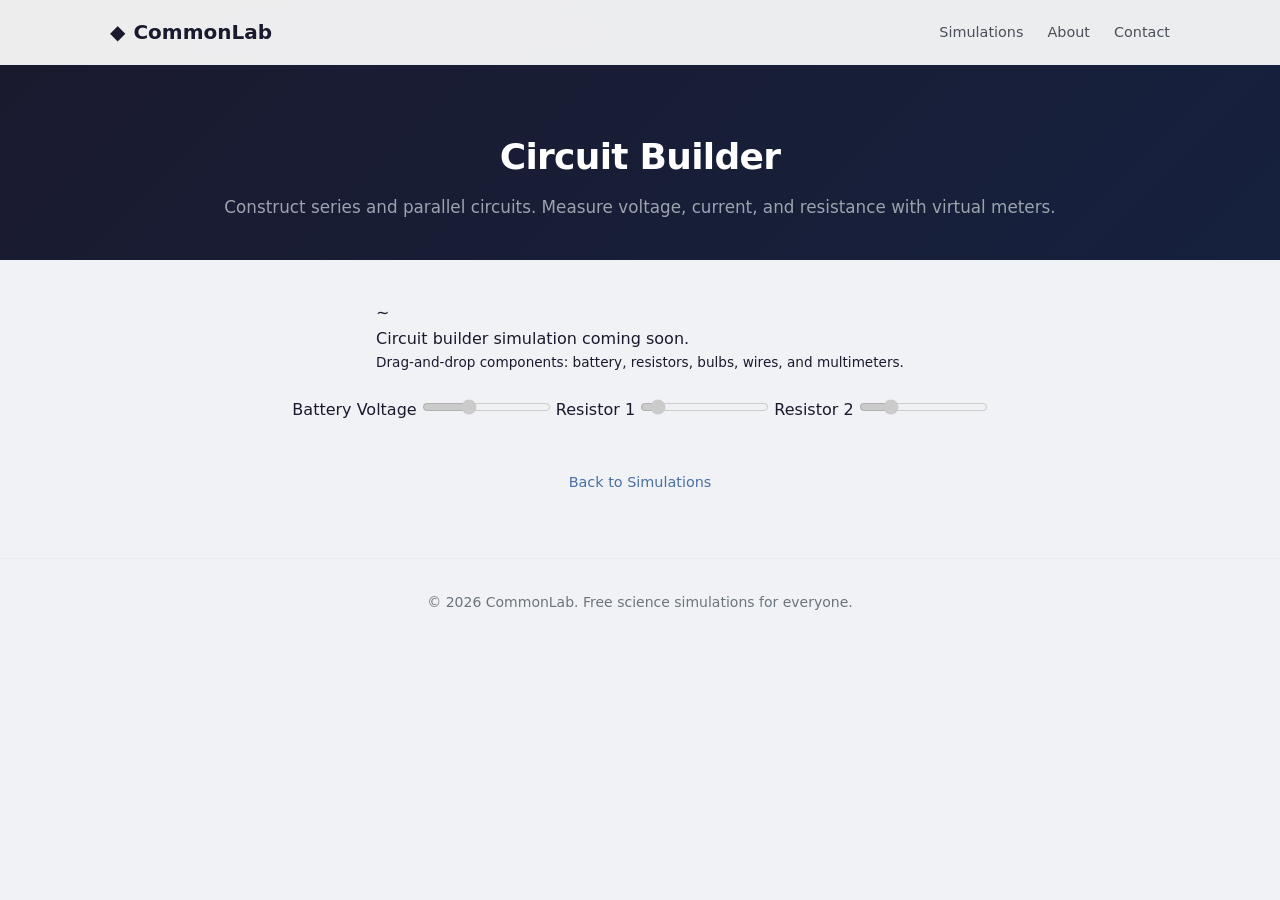
<file: circuits.html>
<!DOCTYPE html>
<html lang="en">
<head>
    <meta charset="UTF-8">
    <meta name="viewport" content="width=device-width, initial-scale=1.0">
    <title>Circuit Builder — CommonLab</title>
    <meta name="description" content="Build and test series and parallel circuits. Measure voltage, current, and resistance.">
    <link rel="stylesheet" href="../main.css">
</head>
<body>

    <header class="site-header">
        <div class="container nav-container">
            <a href="../index.html" class="logo" aria-label="CommonLab Home">
                <span class="logo-icon">&#9670;</span>
                <span class="logo-text">CommonLab</span>
            </a>
            <nav class="primary-nav" aria-label="Main navigation">
                <ul>
                    <li><a href="../index.html#simulations">Simulations</a></li>
                    <li><a href="../index.html#about">About</a></li>
                    <li><a href="../index.html#contact">Contact</a></li>
                </ul>
            </nav>
        </div>
    </header>

    <main>
        <div class="sim-page-header">
            <div class="container">
                <h1>Circuit Builder</h1>
                <p>Construct series and parallel circuits. Measure voltage, current, and resistance with virtual meters.</p>
            </div>
        </div>

        <section class="sim-canvas-area">
            <div class="container">
                <div class="sim-placeholder">
                    <span class="placeholder-icon">&#8764;</span>
                    <p>Circuit builder simulation coming soon.</p>
                    <p style="font-size:0.85rem;">Drag-and-drop components: battery, resistors, bulbs, wires, and multimeters.</p>
                </div>

                <div class="sim-controls">
                    <label>
                        Battery Voltage
                        <input type="range" min="1" max="24" value="9" step="0.5" disabled>
                    </label>
                    <label>
                        Resistor 1
                        <input type="range" min="10" max="1000" value="100" disabled>
                    </label>
                    <label>
                        Resistor 2
                        <input type="range" min="10" max="1000" value="220" disabled>
                    </label>
                </div>

                <a href="../index.html#simulations" class="sim-back-link">Back to Simulations</a>
            </div>
        </section>
    </main>

    <footer class="site-footer">
        <div class="container footer-container">
            <p>&copy; 2026 CommonLab. Free science simulations for everyone.</p>
        </div>
    </footer>

    <script src="../index.js"></script>
</body>
</html>
</file>
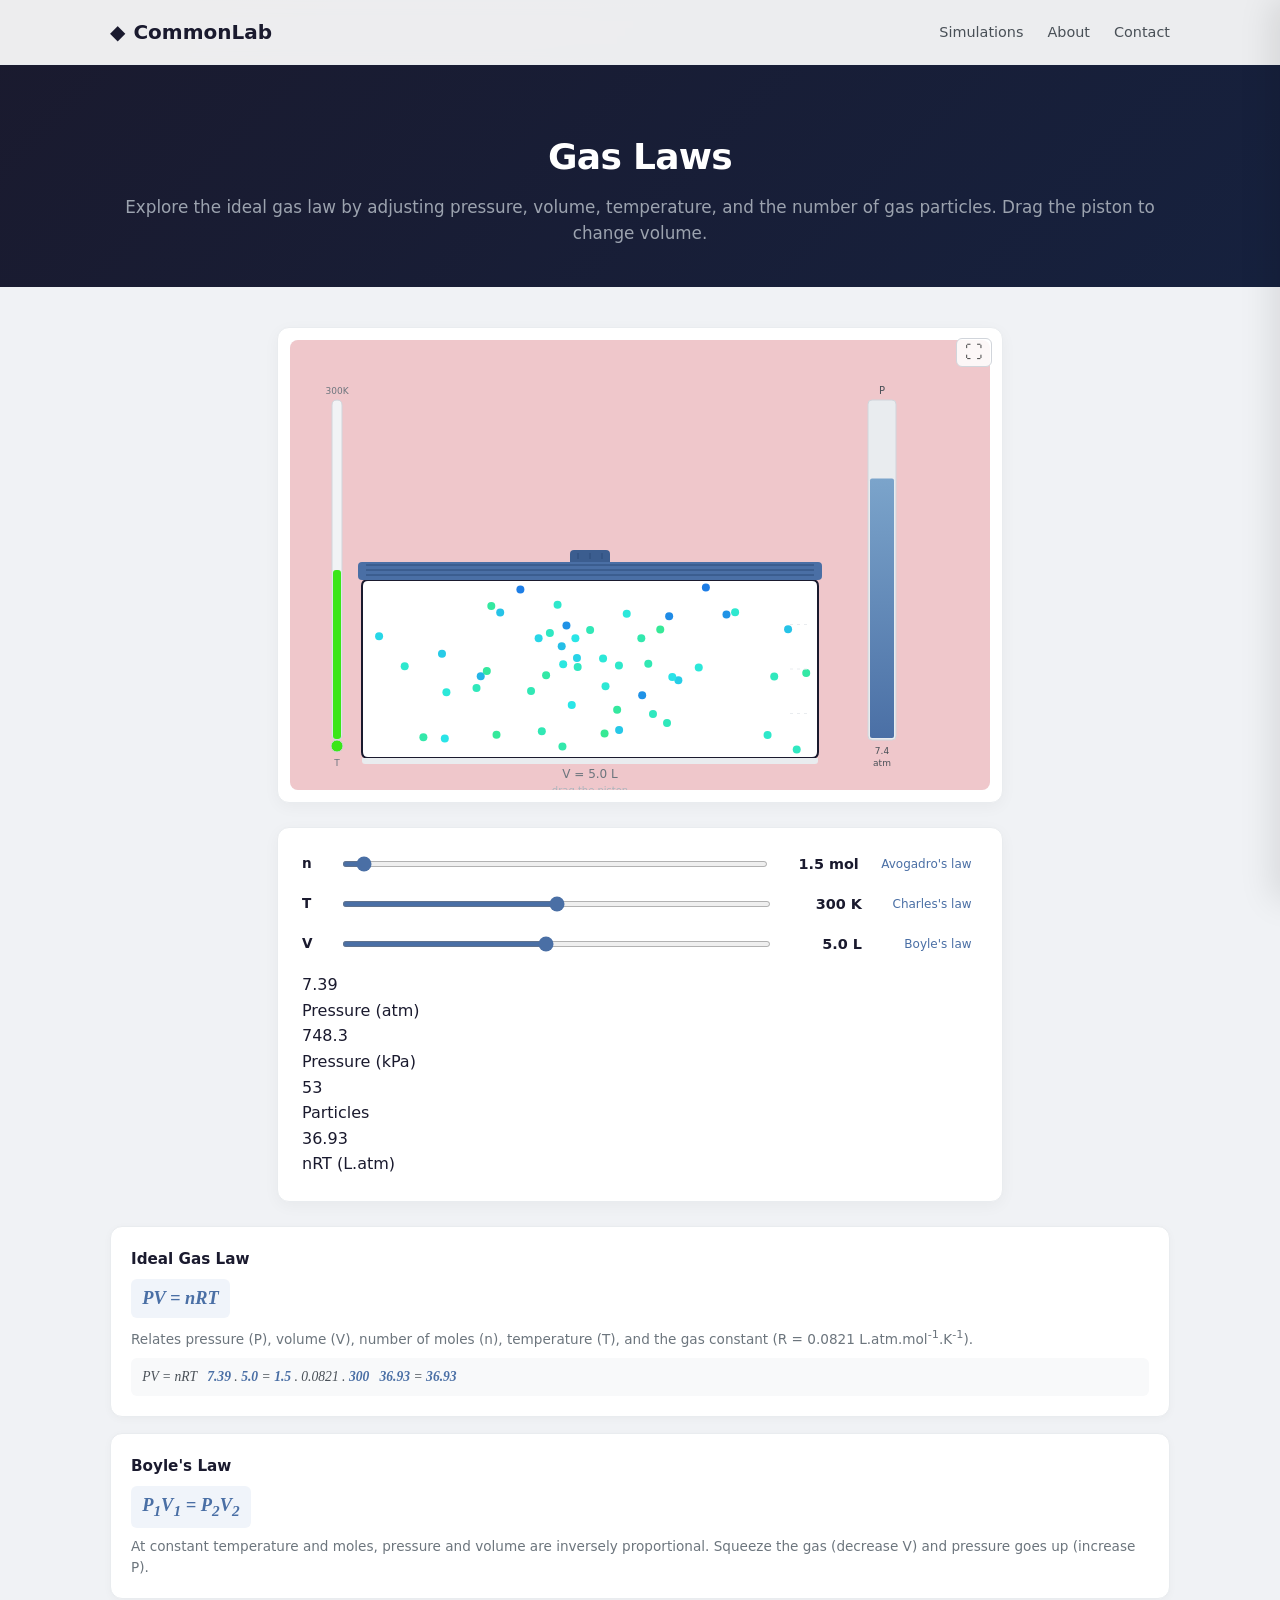
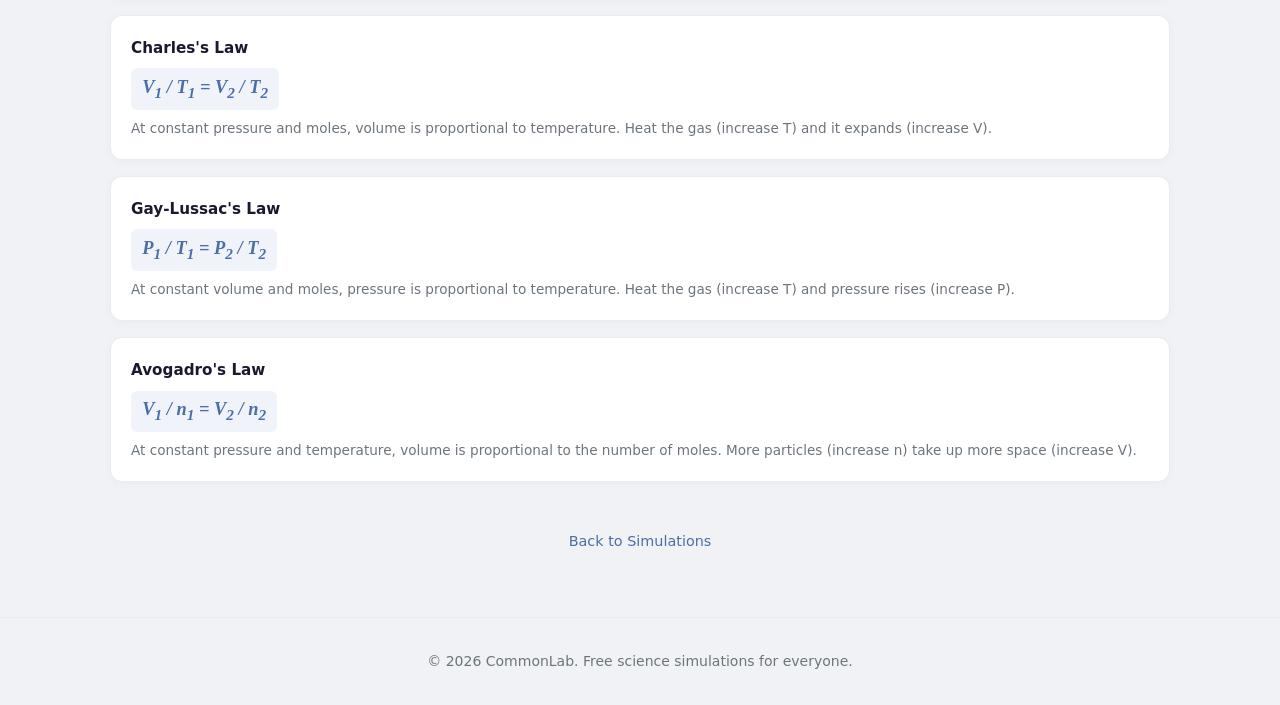
<file: gas-laws.html>
<!DOCTYPE html>
<html lang="en">
<head>
    <meta charset="UTF-8">
    <meta name="viewport" content="width=device-width, initial-scale=1.0">
    <title>Gas Laws — CommonLab</title>
    <meta name="description" content="Interactive ideal gas law simulation. Manipulate pressure, volume, temperature, and moles of a gas in real time.">
    <link rel="stylesheet" href="../main.css">
</head>
<body>

    <header class="site-header">
        <div class="container nav-container">
            <a href="../index.html" class="logo" aria-label="CommonLab Home">
                <span class="logo-icon">&#9670;</span>
                <span class="logo-text">CommonLab</span>
            </a>
            <nav class="primary-nav" aria-label="Main navigation">
                <ul>
                    <li><a href="../index.html#simulations">Simulations</a></li>
                    <li><a href="../index.html#about">About</a></li>
                    <li><a href="../index.html#contact">Contact</a></li>
                </ul>
            </nav>
        </div>
    </header>

    <main>
        <div class="sim-page-header">
            <div class="container">
                <h1>Gas Laws</h1>
                <p>Explore the ideal gas law by adjusting pressure, volume, temperature, and the number of gas particles. Drag the piston to change volume.</p>
            </div>
        </div>

        <section class="sim-canvas-area">
            <div class="container sim-layout">

                <!-- Left: Canvas + Controls -->
                <div class="sim-main">
                    <div class="canvas-wrapper">
                        <canvas id="gasCanvas" width="700" height="450"></canvas>
                    </div>

                    <!-- Controls -->
                    <div class="controls-panel">
                        <div class="control-row">
                            <span class="control-label">n</span>
                            <input type="range" id="molesSlider" min="0.5" max="30.0" value="1.5" step="0.1">
                            <span class="control-value" id="molesValue">1.5 mol</span>
                            <span class="control-law" data-law="avogadro" tabindex="0" role="button" aria-label="Learn about Avogadro's law">Avogadro's law</span>
                        </div>
                        <div class="control-row">
                            <span class="control-label">T</span>
                            <input type="range" id="tempSlider" min="100" max="500" value="300" step="5">
                            <span class="control-value" id="tempValue">300 K</span>
                            <span class="control-law" data-law="charles" tabindex="0" role="button" aria-label="Learn about Charles's law">Charles's law</span>
                        </div>
                        <div class="control-row">
                            <span class="control-label">V</span>
                            <input type="range" id="volumeSlider" min="0.5" max="10.0" value="5.0" step="0.1">
                            <span class="control-value" id="volumeValue">5.0 L</span>
                            <span class="control-law" data-law="boyle" tabindex="0" role="button" aria-label="Learn about Boyle's law">Boyle's law</span>
                        </div>

                        <!-- Value Readouts -->
                        <div class="value-displays">
                            <div class="value-item highlight">
                                <div class="value-number" id="pressureDisplay">0.74</div>
                                <div class="value-label">Pressure (atm)</div>
                            </div>
                            <div class="value-item">
                                <div class="value-number" id="pressureKpaDisplay">74.9</div>
                                <div class="value-label">Pressure (kPa)</div>
                            </div>
                            <div class="value-item">
                                <div class="value-number" id="particleCount">45</div>
                                <div class="value-label">Particles</div>
                            </div>
                            <div class="value-item">
                                <div class="value-number" id="nRTproduct">3.69</div>
                                <div class="value-label">nRT (L.atm)</div>
                            </div>
                        </div>
                    </div>
                </div>

                <!-- Right: Equations & Explanations -->
                <aside class="sim-sidebar">

                    <div class="equation-card">
                        <h3>Ideal Gas Law</h3>
                        <div class="equation-formula">PV = nRT</div>
                        <p class="eq-explanation">
                            Relates pressure (P), volume (V), number of moles (n), temperature (T),
                            and the gas constant (R = 0.0821 L.atm.mol<sup>-1</sup>.K<sup>-1</sup>).
                        </p>
                        <div class="eq-sub" id="idealGasSub">
                            PV = nRT
                            <span class="hl" id="eqP">0.74</span> .
                            <span class="hl" id="eqV">5.0</span>
                            =
                            <span class="hl" id="eqN">1.5</span> . 0.0821 .
                            <span class="hl" id="eqT">300</span>
                            <span class="hl" id="eqResult">3.69</span> = <span class="hl">3.69</span>
                        </div>
                    </div>

                    <div class="equation-card">
                        <h3>Boyle's Law</h3>
                        <div class="equation-formula">P<sub>1</sub>V<sub>1</sub> = P<sub>2</sub>V<sub>2</sub></div>
                        <p class="eq-explanation">
                            At constant temperature and moles, pressure and volume are inversely proportional.
                            Squeeze the gas (decrease V) and pressure goes up (increase P).
                        </p>
                    </div>

                    <div class="equation-card">
                        <h3>Charles's Law</h3>
                        <div class="equation-formula">V<sub>1</sub> / T<sub>1</sub> = V<sub>2</sub> / T<sub>2</sub></div>
                        <p class="eq-explanation">
                            At constant pressure and moles, volume is proportional to temperature.
                            Heat the gas (increase T) and it expands (increase V).
                        </p>
                    </div>

                    <div class="equation-card">
                        <h3>Gay-Lussac's Law</h3>
                        <div class="equation-formula">P<sub>1</sub> / T<sub>1</sub> = P<sub>2</sub> / T<sub>2</sub></div>
                        <p class="eq-explanation">
                            At constant volume and moles, pressure is proportional to temperature.
                            Heat the gas (increase T) and pressure rises (increase P).
                        </p>
                    </div>

                    <div class="equation-card">
                        <h3>Avogadro's Law</h3>
                        <div class="equation-formula">V<sub>1</sub> / n<sub>1</sub> = V<sub>2</sub> / n<sub>2</sub></div>
                        <p class="eq-explanation">
                            At constant pressure and temperature, volume is proportional to the number of moles.
                            More particles (increase n) take up more space (increase V).
                        </p>
                    </div>

                </aside>

            </div>

            <div class="container" style="margin-top: 1.5rem; text-align: center;">
                <a href="../index.html#simulations" class="sim-back-link">Back to Simulations</a>
            </div>
        </section>
    </main>

    <footer class="site-footer">
        <div class="container footer-container">
            <p>&copy; 2026 CommonLab. Free science simulations for everyone.</p>
        </div>
    </footer>

    <!-- Law Popup Modal -->
    <div class="modal-overlay" id="modalOverlay"></div>
    <div class="modal-panel" id="modalPanel">
        <div class="modal-header">
            <h2 id="modalTitle">Law</h2>
            <button class="modal-close" id="modalClose" aria-label="Close">&times;</button>
        </div>
        <div class="modal-body" id="modalBody">
            <div class="modal-formula" id="modalFormula"></div>
            <p class="eq-explanation" id="modalExplanation"></p>
            <div class="eq-detail" id="modalDetail"></div>
        </div>
    </div>

    <script src="../index.js"></script>
    <script>
    'use strict';

    // ── Constants ──
    const R = 0.082057;
    const PARTICLE_RADIUS = 4;
    const BASE_SPEED = 3.6;

    // ── State ──
    let n = 1.5;
    let T = 300;
    let V = 5.0;
    let isDraggingPiston = false;
    let dragStartY = 0;
    let dragStartV = 0;

    // ── DOM refs ──
    const canvas = document.getElementById('gasCanvas');
    const ctx = canvas.getContext('2d');

    const molesSlider   = document.getElementById('molesSlider');
    const tempSlider    = document.getElementById('tempSlider');
    const volumeSlider  = document.getElementById('volumeSlider');

    const molesValue    = document.getElementById('molesValue');
    const tempValue     = document.getElementById('tempValue');
    const volumeValue   = document.getElementById('volumeValue');

    const pressureDisplay    = document.getElementById('pressureDisplay');
    const pressureKpaDisplay = document.getElementById('pressureKpaDisplay');
    const particleCount      = document.getElementById('particleCount');
    const nRTproduct         = document.getElementById('nRTproduct');

    const eqP = document.getElementById('eqP');
    const eqV = document.getElementById('eqV');
    const eqN = document.getElementById('eqN');
    const eqT = document.getElementById('eqT');
    const eqResult = document.getElementById('eqResult');
    const idealGasSub = document.getElementById('idealGasSub');

    // ── Particle System ──
    let particles = [];

    function getParticleCount() {
        return Math.round(n * 35);
    }

    function rebuildParticles() {
        const target = getParticleCount();
        while (particles.length < target) {
            particles.push(createParticle());
        }
        if (particles.length > target) {
            particles.length = target;
        }
    }

    function createParticle() {
        return {
            x: 300 + (Math.random() - 0.5) * 380,
            y: 250 + (Math.random() - 0.5) * 200,
            vx: (Math.random() - 0.5) * BASE_SPEED,
            vy: (Math.random() - 0.5) * BASE_SPEED,
        };
    }

    // ── Chamber Geometry ──
    // Fixed elements: thermometer at x=42, pressure gauge at x=578
    // Chamber: left=72, right=528, bottom=418
    // top varies: V=0.5 -> top=370, V=10 -> top=58

    function getChamberBounds() {
        const left = 72;
        const right = 528;
        const bottom = 418;
        const top = 420 - (V / 10) * 360;
        return { left, right, top, bottom, width: right - left, height: bottom - top };
    }

    function vFromTop(top) {
        const clamped = Math.max(58, Math.min(370, top));
        return ((420 - clamped) / 360) * 10;
    }

    // ── Update Particles ──
    function updateParticles() {
        const bounds = getChamberBounds();
        const pad = PARTICLE_RADIUS + 2;
        const speedFactor = Math.sqrt(T / 300);

        for (const p of particles) {
            p.x += p.vx * speedFactor;
            p.y += p.vy * speedFactor;

            if (p.x < bounds.left + pad)  { p.x = bounds.left + pad;  p.vx = Math.abs(p.vx); }
            if (p.x > bounds.right - pad) { p.x = bounds.right - pad; p.vx = -Math.abs(p.vx); }
            if (p.y < bounds.top + pad)   { p.y = bounds.top + pad;   p.vy = Math.abs(p.vy); }
            if (p.y > bounds.bottom - pad){ p.y = bounds.bottom - pad; p.vy = -Math.abs(p.vy); }
        }
    }

    // ── Drawing ──
    function draw() {
        const W = canvas.width;
        const H = canvas.height;
        const bounds = getChamberBounds();

        ctx.clearRect(0, 0, W, H);

        // Background temperature glow
        const tNorm = (T - 100) / 400;
        const r = Math.round(222 + tNorm * 33);
        const g = Math.round(226 - tNorm * 55);
        const b = Math.round(238 - tNorm * 70);
        ctx.fillStyle = 'rgb(' + r + ',' + g + ',' + b + ')';
        ctx.fillRect(0, 0, W, H);

        // ── Fixed: Thermometer (left side, fixed position) ──
        drawThermometer(tNorm);

        // ── Chamber ──
        ctx.fillStyle = '#ffffff';
        ctx.strokeStyle = '#1a1a2e';
        ctx.lineWidth = 2;
        const ch = bounds;
        ctx.beginPath();
        roundRect(ctx, ch.left, ch.top, ch.width, ch.height, 6);
        ctx.fill();
        ctx.stroke();

        // ── Piston ──
        const pistonTop = ch.top - 18;
        ctx.fillStyle = '#4a6fa5';
        ctx.beginPath();
        roundRect(ctx, ch.left - 4, pistonTop, ch.width + 8, 18, 4);
        ctx.fill();

        // Piston handle (the drag target)
        ctx.fillStyle = '#3b5d8f';
        const hw = 40, hh = 12;
        const hx = ch.left + ch.width / 2 - hw / 2;
        const hy = pistonTop - hh;
        ctx.beginPath();
        roundRect(ctx, hx, hy, hw, hh, [4, 4, 0, 0]);
        ctx.fill();

        // Handle grip lines
        ctx.strokeStyle = '#2c4d7a';
        ctx.lineWidth = 1;
        for (let i = 0; i < 3; i++) {
            const lx = hx + 8 + i * 12;
            ctx.beginPath();
            ctx.moveTo(lx, hy + 3);
            ctx.lineTo(lx, hy + hh - 3);
            ctx.stroke();
        }

        // Piston rings
        ctx.strokeStyle = '#2c4d7a';
        ctx.lineWidth = 1;
        for (let i = 0; i < 3; i++) {
            const ry = pistonTop + 3 + i * 5;
            ctx.beginPath();
            ctx.moveTo(ch.left + 4, ry);
            ctx.lineTo(ch.right - 4, ry);
            ctx.stroke();
        }

        // ── Chamber floor ──
        ctx.fillStyle = '#e9ecef';
        ctx.beginPath();
        roundRect(ctx, ch.left, ch.bottom, ch.width, 6, [0, 0, 4, 4]);
        ctx.fill();

        // ── Particles ──
        const speedFactor = Math.sqrt(T / 300);
        for (const p of particles) {
            const speed = Math.sqrt(p.vx * p.vx + p.vy * p.vy) * speedFactor;
            const norm = Math.min(speed / (BASE_SPEED * 2.0), 1);
            const hue = 220 - norm * 220;
            const lit = 50 + norm * 20;
            ctx.fillStyle = 'hsl(' + hue + ', 80%, ' + lit + '%)';
            ctx.beginPath();
            ctx.arc(p.x, p.y, PARTICLE_RADIUS, 0, Math.PI * 2);
            ctx.fill();

            if (norm > 0.5) {
                ctx.beginPath();
                ctx.arc(p.x, p.y, PARTICLE_RADIUS + 2, 0, Math.PI * 2);
                ctx.fillStyle = 'hsla(' + hue + ', 80%, ' + lit + '%, 0.12)';
                ctx.fill();
            }
        }

        // ── Fixed: Pressure gauge (right side, fixed position) ──
        drawPressureGauge();

        // ── Volume scale lines inside chamber ──
        ctx.strokeStyle = '#e9ecef';
        ctx.lineWidth = 1;
        ctx.setLineDash([3, 4]);
        for (let i = 1; i < 4; i++) {
            const sy = ch.top + (ch.height / 4) * i;
            ctx.beginPath();
            ctx.moveTo(ch.right - 28, sy);
            ctx.lineTo(ch.right - 10, sy);
            ctx.stroke();
        }
        ctx.setLineDash([]);

        // Volume label
        ctx.fillStyle = '#6c757d';
        ctx.font = '12px system-ui, sans-serif';
        ctx.textAlign = 'center';
        ctx.fillText('V = ' + V.toFixed(1) + ' L', ch.left + ch.width / 2, ch.bottom + 20);

        // Drag hint
        ctx.fillStyle = '#adb5bd';
        ctx.font = '10px system-ui, sans-serif';
        ctx.textAlign = 'center';
        ctx.fillText('drag the piston', ch.left + ch.width / 2, ch.bottom + 36);
    }

    function drawPressureGauge() {
        const gx = 578, gy = 60, gw = 28, gh = 340;

        // Track
        ctx.fillStyle = '#e9ecef';
        ctx.beginPath();
        roundRect(ctx, gx, gy, gw, gh, 4);
        ctx.fill();

        // Fill
        const P = n * R * T / V;
        const maxP = Math.max(P * 1.3, 2.0);
        const ratio = Math.min(P / maxP, 1);
        const fh = gh * ratio;
        const fy = gy + gh - fh;
        const grad = ctx.createLinearGradient(gx, gy + gh, gx, gy);
        grad.addColorStop(0, '#4a6fa5');
        grad.addColorStop(1, '#8ab4d6');
        ctx.fillStyle = grad;
        ctx.beginPath();
        roundRect(ctx, gx + 2, fy, gw - 4, fh - 2, 2);
        ctx.fill();

        ctx.strokeStyle = '#d1d5db';
        ctx.lineWidth = 1;
        ctx.beginPath();
        roundRect(ctx, gx, gy, gw, gh, 4);
        ctx.stroke();

        ctx.fillStyle = '#495057';
        ctx.font = '10px system-ui, sans-serif';
        ctx.textAlign = 'center';
        ctx.fillText('P', gx + gw / 2, gy - 6);
        ctx.font = '9px system-ui, sans-serif';
        ctx.fillText(P.toFixed(1), gx + gw / 2, gy + gh + 14);
        ctx.fillText('atm', gx + gw / 2, gy + gh + 26);
    }

    function drawThermometer(tNorm) {
        const tx = 42, ty = 60, tw = 10, th = 340;

        // Tube
        ctx.fillStyle = '#f1f3f5';
        ctx.beginPath();
        roundRect(ctx, tx, ty, tw, th, 5);
        ctx.fill();
        ctx.strokeStyle = '#d1d5db';
        ctx.lineWidth = 1;
        ctx.beginPath();
        roundRect(ctx, tx, ty, tw, th, 5);
        ctx.stroke();

        // Mercury
        const fh = th * tNorm;
        const fy = ty + th - fh;
        const hue = 220 - tNorm * 220;
        ctx.fillStyle = 'hsl(' + hue + ', 80%, 50%)';
        ctx.beginPath();
        roundRect(ctx, tx + 1, fy, tw - 2, fh - 1, 3);
        ctx.fill();

        // Bulb
        ctx.fillStyle = 'hsl(' + hue + ', 80%, 50%)';
        ctx.beginPath();
        ctx.arc(tx + tw / 2, ty + th + 6, 6, 0, Math.PI * 2);
        ctx.fill();
        ctx.strokeStyle = '#d1d5db';
        ctx.lineWidth = 1;
        ctx.stroke();

        // Label
        ctx.fillStyle = '#6c757d';
        ctx.font = '9px system-ui, sans-serif';
        ctx.textAlign = 'center';
        ctx.fillText(T + 'K', tx + tw / 2, ty - 6);
        ctx.fillText('T', tx + tw / 2, ty + th + 26);
    }

    function roundRect(ctx, x, y, w, h, r) {
        if (typeof r === 'number') r = [r, r, r, r];
        if (!Array.isArray(r)) r = [r, r, r, r];
        const [tl, tr, br, bl] = r.map(v => Math.min(v || 0, Math.min(w, h) / 2));
        ctx.moveTo(x + tl, y);
        ctx.lineTo(x + w - tr, y);
        ctx.quadraticCurveTo(x + w, y, x + w, y + tr);
        ctx.lineTo(x + w, y + h - br);
        ctx.quadraticCurveTo(x + w, y + h, x + w - br, y + h);
        ctx.lineTo(x + bl, y + h);
        ctx.quadraticCurveTo(x, y + h, x, y + h - bl);
        ctx.lineTo(x, y + tl);
        ctx.quadraticCurveTo(x, y, x + tl, y);
    }

    // ── Compute pressure and update UI ──
    function updateSimulation() {
        n = parseFloat(molesSlider.value);
        T = parseFloat(tempSlider.value);
        V = parseFloat(volumeSlider.value);

        const P = n * R * T / V;
        const P_kPa = P * 101.325;
        const nRT = n * R * T;
        const PV = P * V;

        molesValue.textContent  = n.toFixed(1) + ' mol';
        tempValue.textContent   = T.toFixed(0) + ' K';
        volumeValue.textContent = V.toFixed(1) + ' L';

        pressureDisplay.textContent    = P.toFixed(2);
        pressureKpaDisplay.textContent = P_kPa.toFixed(1);
        particleCount.textContent      = particles.length;
        nRTproduct.textContent         = nRT.toFixed(2);

        eqP.textContent = P.toFixed(2);
        eqV.textContent = V.toFixed(1);
        eqN.textContent = n.toFixed(1);
        eqT.textContent = T.toFixed(0);
        eqResult.textContent = nRT.toFixed(2);

        const diff = Math.abs(PV - nRT);
        const check = diff < 0.05 ? '=' : '~';
        idealGasSub.innerHTML =
            'PV = nRT &nbsp;&nbsp;' +
            '<span class="hl">' + P.toFixed(2) + '</span> . <span class="hl">' + V.toFixed(1) + '</span>' +
            ' = ' +
            '<span class="hl">' + n.toFixed(1) + '</span> . 0.0821 . <span class="hl">' + T.toFixed(0) + '</span>' +
            ' &nbsp;&nbsp;' +
            '<span class="hl">' + PV.toFixed(2) + '</span> ' + check + ' <span class="hl">' + nRT.toFixed(2) + '</span>';

        rebuildParticles();
        draw();
    }

    // ── Slider event listeners ──
    molesSlider.addEventListener('input', updateSimulation);
    tempSlider.addEventListener('input', updateSimulation);
    volumeSlider.addEventListener('input', updateSimulation);

    // ── Piston Drag (mouse) ──
    function getCanvasEventPos(e) {
        const rect = canvas.getBoundingClientRect();
        const scaleX = canvas.width / rect.width;
        const scaleY = canvas.height / rect.height;
        return {
            x: (e.clientX - rect.left) * scaleX,
            y: (e.clientY - rect.top) * scaleY
        };
    }

    function isNearPiston(pos) {
        const bounds = getChamberBounds();
        // Check if near the piston handle or the piston body
        const pistonTop = bounds.top - 18;
        const pistonBottom = bounds.top + 5;
        const areaLeft = bounds.left - 10;
        const areaRight = bounds.right + 10;
        return pos.x >= areaLeft && pos.x <= areaRight &&
               pos.y >= pistonTop - 14 && pos.y <= pistonBottom;
    }

    canvas.addEventListener('mousedown', function(e) {
        const pos = getCanvasEventPos(e);
        if (isNearPiston(pos)) {
            isDraggingPiston = true;
            dragStartY = pos.y;
            dragStartV = V;
            canvas.style.cursor = 'ns-resize';
            e.preventDefault();
        }
    });

    window.addEventListener('mousemove', function(e) {
        if (!isDraggingPiston) return;
        const pos = getCanvasEventPos(e);
        const dy = pos.y - dragStartY;
        // Map pixel delta to volume change: 360px = 9.5L range
        const newV = Math.max(0.5, Math.min(10.0, dragStartV - (dy / 360) * 9.5));
        volumeSlider.value = newV.toFixed(1);
        updateSimulation();
        e.preventDefault();
    });

    window.addEventListener('mouseup', function() {
        if (isDraggingPiston) {
            isDraggingPiston = false;
            canvas.style.cursor = 'default';
        }
    });

    canvas.addEventListener('mouseleave', function() {
        if (isDraggingPiston) {
            isDraggingPiston = false;
            canvas.style.cursor = 'default';
        }
    });

    // ── Piston Drag (touch) ──
    canvas.addEventListener('touchstart', function(e) {
        const touch = e.touches[0];
        const rect = canvas.getBoundingClientRect();
        const pos = {
            x: (touch.clientX - rect.left) * (canvas.width / rect.width),
            y: (touch.clientY - rect.top) * (canvas.height / rect.height)
        };
        if (isNearPiston(pos)) {
            isDraggingPiston = true;
            dragStartY = pos.y;
            dragStartV = V;
            e.preventDefault();
        }
    }, { passive: false });

    canvas.addEventListener('touchmove', function(e) {
        if (!isDraggingPiston) return;
        const touch = e.touches[0];
        const rect = canvas.getBoundingClientRect();
        const pos = {
            y: (touch.clientY - rect.top) * (canvas.height / rect.height)
        };
        const dy = pos.y - dragStartY;
        const newV = Math.max(0.5, Math.min(10.0, dragStartV - (dy / 360) * 9.5));
        volumeSlider.value = newV.toFixed(1);
        updateSimulation();
        e.preventDefault();
    }, { passive: false });

    canvas.addEventListener('touchend', function() {
        isDraggingPiston = false;
    });

    // Hover cursor on piston area
    canvas.addEventListener('mousemove', function(e) {
        if (isDraggingPiston) return;
        const pos = getCanvasEventPos(e);
        canvas.style.cursor = isNearPiston(pos) ? 'ns-resize' : 'default';
    });

    // ── Law Popup ──
    const lawData = {
        boyle: {
            title: "Boyle's Law",
            formula: 'P\u2081V\u2081 = P\u2082V\u2082',
            explanation: 'At constant temperature and moles, the pressure and volume of a gas are inversely proportional. When you squeeze a gas into a smaller space, its pressure increases proportionally.',
            detail: 'Boyle\'s law describes how pressure and volume relate at constant n and T: P \u221d 1/V. If you double the volume, pressure halves; if you halve the volume, pressure doubles. This assumes the gas behaves ideally (no intermolecular forces and point-mass particles).'
        },
        charles: {
            title: "Charles's Law",
            formula: 'V\u2081 / T\u2081 = V\u2082 / T\u2082',
            explanation: 'At constant pressure and moles, the volume of a gas is proportional to its absolute temperature. Heating a gas causes it to expand; cooling causes it to contract.',
            detail: 'Charles\'s law states that volume is directly proportional to absolute temperature at constant n and P: V \u221d T. At absolute zero (0 K), the volume of an ideal gas would theoretically reach zero. This is why temperature must be measured in Kelvin.'
        },
        gaylussac: {
            title: 'Gay-Lussac\'s Law',
            formula: 'P\u2081 / T\u2081 = P\u2082 / T\u2082',
            explanation: 'At constant volume and moles, the pressure of a gas is proportional to its absolute temperature. Heating a gas in a rigid container increases the pressure.',
            detail: 'Gay-Lussac\'s law describes the direct proportionality between pressure and absolute temperature at constant n and V: P \u221d T. This explains why aerosol cans warn against heating - the pressure inside can rise until the container fails.'
        },
        avogadro: {
            title: "Avogadro's Law",
            formula: 'V\u2081 / n\u2081 = V\u2082 / n\u2082',
            explanation: 'At constant pressure and temperature, the volume of a gas is proportional to the number of moles. More gas particles require more space at the same pressure.',
            detail: 'Avogadro\'s law states that equal volumes of gases at the same temperature and pressure contain equal numbers of molecules: V \u221d n. At STP (0 \u00b0C, 1 atm), one mole of any ideal gas occupies 22.4 L.'
        }
    };

    const modalOverlay = document.getElementById('modalOverlay');
    const modalPanel = document.getElementById('modalPanel');
    const modalTitle = document.getElementById('modalTitle');
    const modalFormula = document.getElementById('modalFormula');
    const modalExplanation = document.getElementById('modalExplanation');
    const modalDetail = document.getElementById('modalDetail');
    const modalClose = document.getElementById('modalClose');

    function getScrollbarWidth() {
        return window.innerWidth - document.documentElement.clientWidth;
    }

    function openModal(lawKey) {
        const data = lawData[lawKey];
        if (!data) return;
        modalTitle.textContent = data.title;
        modalFormula.textContent = data.formula;
        modalExplanation.textContent = data.explanation;
        modalDetail.textContent = data.detail;
        var sbw = getScrollbarWidth() + 'px';
        document.body.style.paddingRight = sbw;
        document.body.style.overflow = 'hidden';
        var header = document.querySelector('.site-header');
        if (header) header.style.paddingRight = sbw;
        modalOverlay.classList.add('active');
        modalPanel.classList.add('active');
    }

    function closeModal() {
        modalOverlay.classList.remove('active');
        modalPanel.classList.remove('active');
        document.body.style.overflow = '';
        document.body.style.paddingRight = '';
        var header = document.querySelector('.site-header');
        if (header) header.style.paddingRight = '';
    }

    document.querySelectorAll('.control-law').forEach(function(el) {
        el.addEventListener('click', function() {
            openModal(this.getAttribute('data-law'));
        });
        el.addEventListener('keydown', function(e) {
            if (e.key === 'Enter' || e.key === ' ') {
                e.preventDefault();
                openModal(this.getAttribute('data-law'));
            }
        });
    });

    modalClose.addEventListener('click', closeModal);
    modalOverlay.addEventListener('click', closeModal);
    document.addEventListener('keydown', function(e) {
        if (e.key === 'Escape') closeModal();
    });

    // ── Animation Loop ──
    let animFrameId = null;

    function tick() {
        updateParticles();
        draw();
        animFrameId = requestAnimationFrame(tick);
    }

    // ── Initialize ──
    rebuildParticles();
    updateSimulation();
    tick();

    window.addEventListener('beforeunload', function() {
        if (animFrameId) cancelAnimationFrame(animFrameId);
    });
    </script>
</body>
</html>
</file>
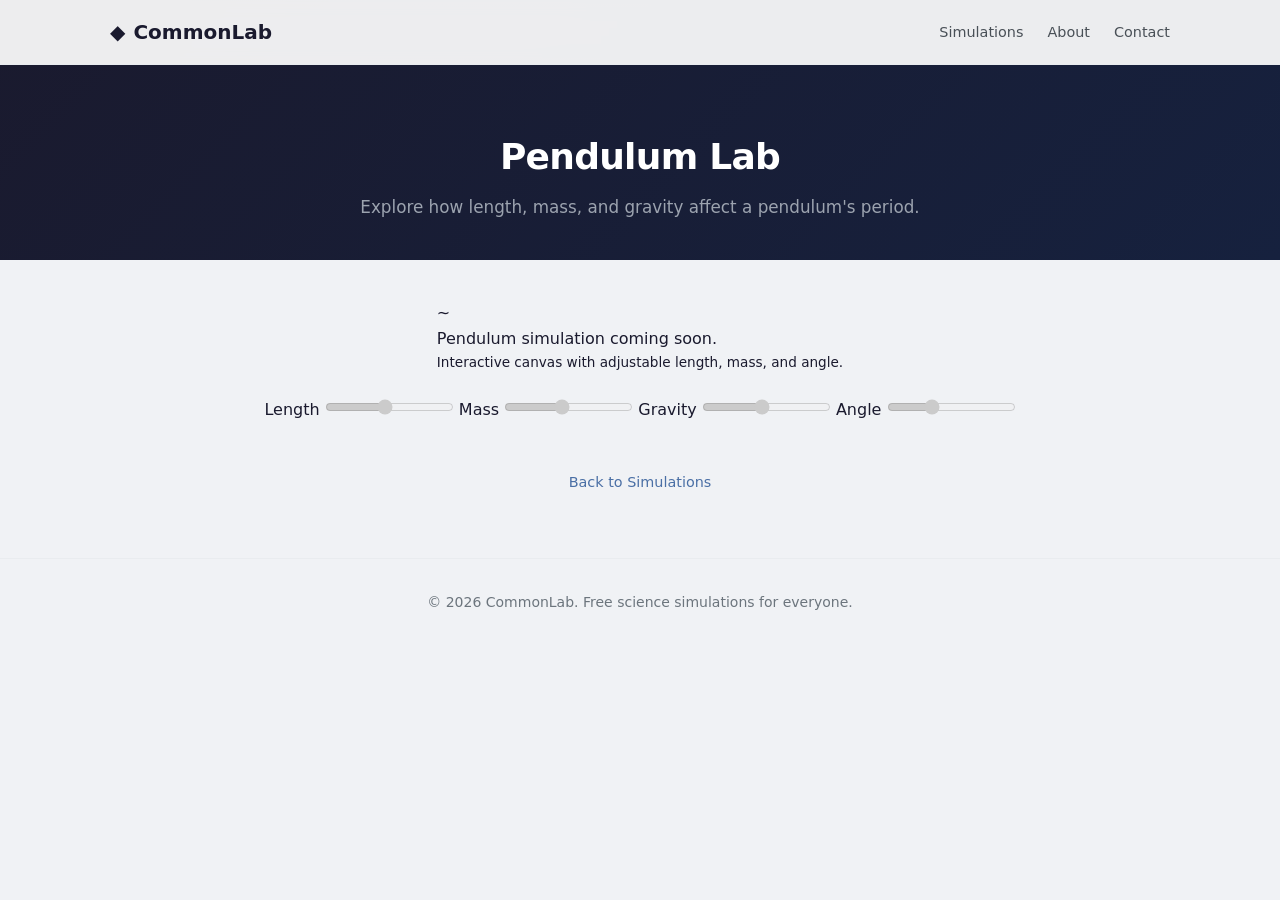
<file: pendulum.html>
<!DOCTYPE html>
<html lang="en">
<head>
    <meta charset="UTF-8">
    <meta name="viewport" content="width=device-width, initial-scale=1.0">
    <title>Pendulum Lab — CommonLab</title>
    <meta name="description" content="Interactive pendulum simulation. Explore period, amplitude, and gravity.">
    <link rel="stylesheet" href="../main.css">
</head>
<body>

    <header class="site-header">
        <div class="container nav-container">
            <a href="../index.html" class="logo" aria-label="CommonLab Home">
                <span class="logo-icon">&#9670;</span>
                <span class="logo-text">CommonLab</span>
            </a>
            <nav class="primary-nav" aria-label="Main navigation">
                <ul>
                    <li><a href="../index.html#simulations">Simulations</a></li>
                    <li><a href="../index.html#about">About</a></li>
                    <li><a href="../index.html#contact">Contact</a></li>
                </ul>
            </nav>
        </div>
    </header>

    <main>
        <div class="sim-page-header">
            <div class="container">
                <h1>Pendulum Lab</h1>
                <p>Explore how length, mass, and gravity affect a pendulum's period.</p>
            </div>
        </div>

        <section class="sim-canvas-area">
            <div class="container">
                <div class="sim-placeholder">
                    <span class="placeholder-icon">&#126;</span>
                    <p>Pendulum simulation coming soon.</p>
                    <p style="font-size:0.85rem;">Interactive canvas with adjustable length, mass, and angle.</p>
                </div>

                <div class="sim-controls">
                    <label>
                        Length
                        <input type="range" min="50" max="200" value="120" disabled>
                    </label>
                    <label>
                        Mass
                        <input type="range" min="1" max="10" value="5" disabled>
                    </label>
                    <label>
                        Gravity
                        <input type="range" min="1" max="20" value="9.8" step="0.1" disabled>
                    </label>
                    <label>
                        Angle
                        <input type="range" min="5" max="80" value="30" disabled>
                    </label>
                </div>

                <a href="../index.html#simulations" class="sim-back-link">Back to Simulations</a>
            </div>
        </section>
    </main>

    <footer class="site-footer">
        <div class="container footer-container">
            <p>&copy; 2026 CommonLab. Free science simulations for everyone.</p>
        </div>
    </footer>

    <script src="../index.js"></script>
</body>
</html>
</file>
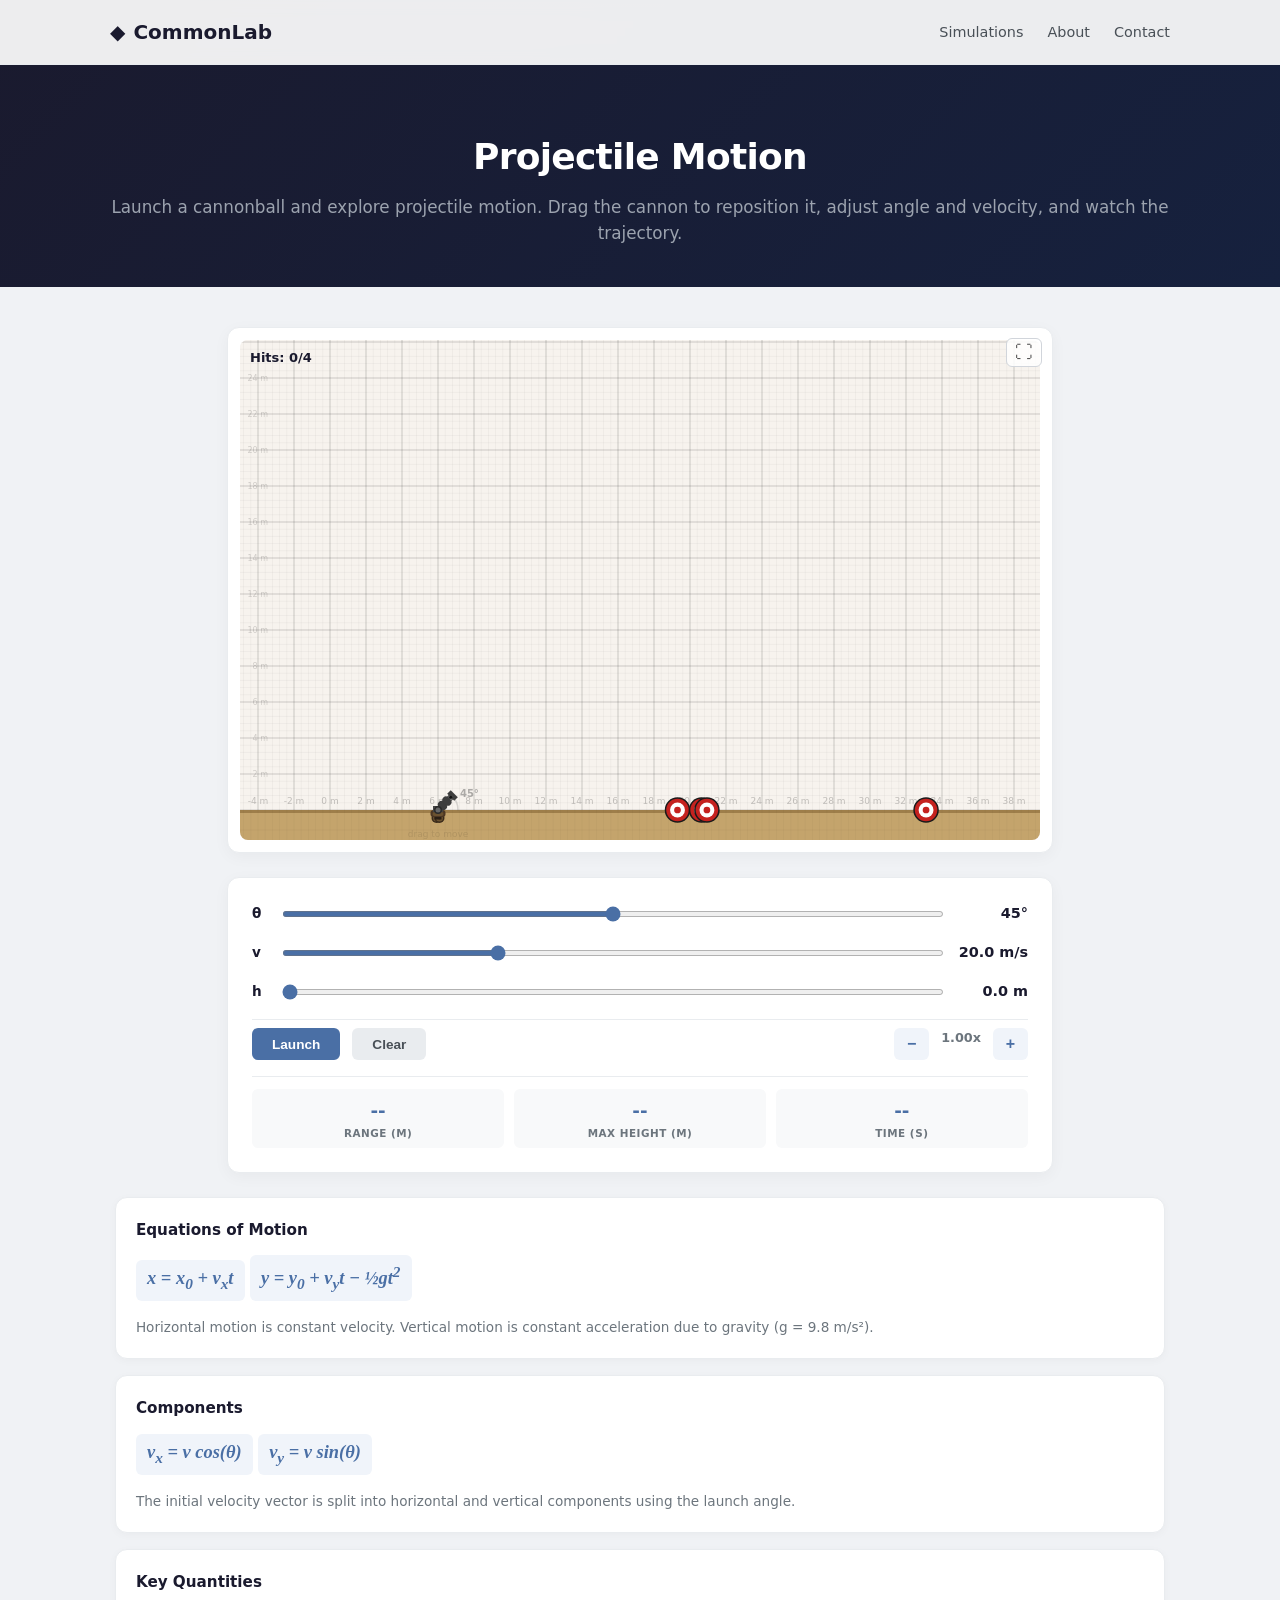
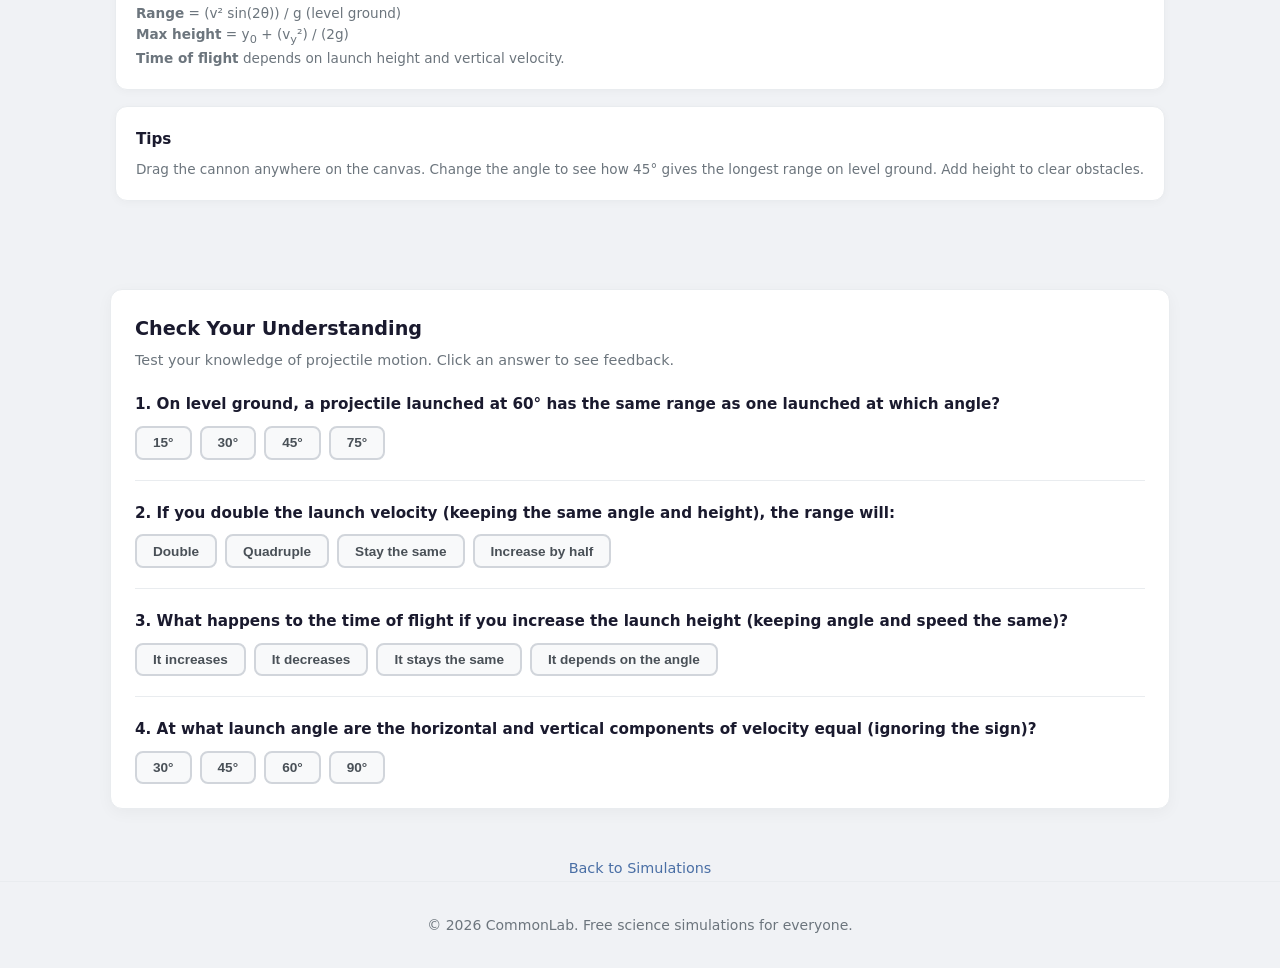
<file: projectile.html>
<!DOCTYPE html>
<html lang="en">
<head>
    <meta charset="UTF-8">
    <meta name="viewport" content="width=device-width, initial-scale=1.0">
    <title>Projectile Motion — CommonLab</title>
    <meta name="description" content="Launch projectiles in an interactive sandbox. Drag the cannon, adjust angle and velocity.">
    <link rel="stylesheet" href="../main.css">
    <style>
        .proj-canvas-wrap {
            background: #ffffff;
            border: 1px solid #e9ecef;
            border-radius: 12px;
            padding: 0.75rem;
            display: flex;
            justify-content: center;
            box-shadow: 0 4px 16px rgba(0, 0, 0, 0.04);
            position: relative;
        }

        #projCanvas {
            width: 100%;
            max-width: 800px;
            height: auto;
            aspect-ratio: 800 / 500;
            display: block;
            border-radius: 8px;
            background: #f7f3ee;
            cursor: default;
            touch-action: none;
        }

        .proj-controls {
            display: flex;
            flex-direction: column;
            gap: 1rem;
            background: #ffffff;
            border: 1px solid #e9ecef;
            border-radius: 12px;
            padding: 1.5rem;
            box-shadow: 0 4px 16px rgba(0, 0, 0, 0.04);
        }

        .proj-controls-row {
            display: flex;
            align-items: center;
            gap: 0.75rem;
        }

        .proj-controls-row .ctrl-label {
            font-size: 0.85rem;
            font-weight: 700;
            color: #1a1a2e;
            min-width: 18px;
            flex-shrink: 0;
        }

        .proj-controls-row input[type="range"] {
            flex: 1;
            min-width: 60px;
            accent-color: #4a6fa5;
            height: 6px;
            cursor: pointer;
        }

        .proj-controls-row .ctrl-value {
            font-size: 0.9rem;
            font-weight: 600;
            color: #1a1a2e;
            min-width: 72px;
            text-align: right;
            font-variant-numeric: tabular-nums;
            flex-shrink: 0;
        }

        .proj-button-row {
            display: flex;
            gap: 0.75rem;
            flex-wrap: wrap;
            padding-top: 0.5rem;
            border-top: 1px solid #e9ecef;
        }

        .proj-btn {
            padding: 0.5rem 1.25rem;
            border-radius: 6px;
            font-weight: 600;
            font-size: 0.85rem;
            border: none;
            cursor: pointer;
            transition: background 0.15s, transform 0.1s;
        }

        .proj-btn:hover {
            transform: translateY(-1px);
        }

        .proj-btn:active {
            transform: translateY(0);
        }

        .proj-btn-launch {
            background: #4a6fa5;
            color: #ffffff;
        }

        .proj-btn-launch:hover {
            background: #3b5d8f;
        }

        .proj-btn-clear {
            background: #e9ecef;
            color: #495057;
        }

        .proj-btn-clear:hover {
            background: #d1d5db;
        }

        .proj-btn-zoom {
            background: #f0f4fa;
            color: #4a6fa5;
            padding: 0.5rem 0.8rem;
            font-size: 1rem;
            line-height: 1;
        }

        .proj-btn-zoom:hover {
            background: #dbeafe;
        }

        .proj-btn-zoom:disabled {
            opacity: 0.4;
            cursor: default;
            transform: none;
        }

        .zoom-indicator {
            font-size: 0.8rem;
            font-weight: 600;
            color: #6c757d;
            min-width: 40px;
            text-align: center;
        }

        .proj-stats {
            display: grid;
            grid-template-columns: repeat(3, 1fr);
            gap: 0.6rem;
            padding-top: 0.75rem;
            border-top: 1px solid #e9ecef;
        }

        .proj-stat {
            text-align: center;
            padding: 0.4rem 0.2rem;
            background: #f8f9fa;
            border-radius: 6px;
        }

        .proj-stat .stat-num {
            font-size: 1.15rem;
            font-weight: 800;
            color: #1a1a2e;
            font-variant-numeric: tabular-nums;
        }

        .proj-stat .stat-label {
            font-size: 0.65rem;
            color: #6c757d;
            font-weight: 600;
            text-transform: uppercase;
            letter-spacing: 0.05em;
        }

        .proj-stat.highlight .stat-num {
            color: #4a6fa5;
        }

        /* ── MCQ Section ── */
        .mcq-section {
            background: #ffffff;
            border: 1px solid #e9ecef;
            border-radius: 12px;
            padding: 1.5rem;
            box-shadow: 0 4px 16px rgba(0, 0, 0, 0.04);
            margin-top: 1.5rem;
        }

        .mcq-section h2 {
            font-size: 1.2rem;
            color: #1a1a2e;
            margin: 0 0 0.25rem 0;
        }

        .mcq-section h2 + p {
            color: #6c757d;
            font-size: 0.9rem;
            margin: 0 0 1.25rem 0;
        }

        .mcq-question {
            margin-bottom: 1.25rem;
            padding-bottom: 1.25rem;
            border-bottom: 1px solid #e9ecef;
        }

        .mcq-question:last-child {
            border-bottom: none;
            margin-bottom: 0;
            padding-bottom: 0;
        }

        .mcq-qtext {
            font-weight: 600;
            color: #1a1a2e;
            font-size: 0.95rem;
            margin-bottom: 0.6rem;
        }

        .mcq-options {
            display: flex;
            flex-wrap: wrap;
            gap: 0.5rem;
        }

        .mcq-option {
            padding: 0.45rem 1rem;
            border: 2px solid #d1d5db;
            border-radius: 8px;
            background: #f8f9fa;
            font-size: 0.85rem;
            font-weight: 600;
            color: #495057;
            cursor: pointer;
            transition: all 0.12s;
            user-select: none;
        }

        .mcq-option:hover {
            background: #e9ecef;
            border-color: #4a6fa5;
        }

        .mcq-option.selected {
            border-color: #4a6fa5;
            background: #e8f0fe;
            color: #2c4d7a;
        }

        .mcq-option.correct {
            border-color: #2d7d46;
            background: #e6f4ea;
            color: #1e5e33;
        }

        .mcq-option.incorrect {
            border-color: #c5221f;
            background: #fce8e6;
            color: #8b1a18;
        }

        .mcq-feedback {
            margin-top: 0.5rem;
            padding: 0.5rem 0.75rem;
            border-radius: 6px;
            font-size: 0.85rem;
            display: none;
            line-height: 1.4;
        }

        .mcq-feedback.show {
            display: block;
        }

        .mcq-feedback.fb-correct {
            background: #e6f4ea;
            color: #1e5e33;
            border-left: 3px solid #2d7d46;
        }

        .mcq-feedback.fb-incorrect {
            background: #fce8e6;
            color: #8b1a18;
            border-left: 3px solid #c5221f;
        }

        @media (max-width: 768px) {
            .proj-stats {
                grid-template-columns: repeat(2, 1fr);
            }
            .mcq-options {
                flex-direction: column;
            }
        }
    </style>
</head>
<body>

    <header class="site-header">
        <div class="container nav-container">
            <a href="../index.html" class="logo" aria-label="CommonLab Home">
                <span class="logo-icon">&#9670;</span>
                <span class="logo-text">CommonLab</span>
            </a>
            <nav class="primary-nav" aria-label="Main navigation">
                <ul>
                    <li><a href="../index.html#simulations">Simulations</a></li>
                    <li><a href="../index.html#about">About</a></li>
                    <li><a href="../index.html#contact">Contact</a></li>
                </ul>
            </nav>
        </div>
    </header>

    <main>
        <div class="sim-page-header">
            <div class="container">
                <h1>Projectile Motion</h1>
                <p>Launch a cannonball and explore projectile motion. Drag the cannon to reposition it, adjust angle and velocity, and watch the trajectory.</p>
            </div>
        </div>

        <section class="sim-canvas-area">
            <div class="container sim-layout">

                <div class="sim-main">
                    <div class="proj-canvas-wrap">
                        <canvas id="projCanvas" width="800" height="500"></canvas>
                    </div>

                    <div class="proj-controls">
                        <div class="proj-controls-row">
                            <span class="ctrl-label">&#952;</span>
                            <input type="range" id="angleSlider" min="0" max="90" value="45" step="1">
                            <span class="ctrl-value" id="angleValue">45&deg;</span>
                        </div>
                        <div class="proj-controls-row">
                            <span class="ctrl-label">v</span>
                            <input type="range" id="velSlider" min="1" max="60" value="20" step="0.5">
                            <span class="ctrl-value" id="velValue">20.0 m/s</span>
                        </div>
                        <div class="proj-controls-row">
                            <span class="ctrl-label">h</span>
                            <input type="range" id="heightSlider" min="0" max="40" value="0" step="0.5">
                            <span class="ctrl-value" id="heightValue">0.0 m</span>
                        </div>

                        <div class="proj-button-row">
                            <button class="proj-btn proj-btn-launch" id="launchBtn">Launch</button>
                            <button class="proj-btn proj-btn-clear" id="clearBtn">Clear</button>
                            <div style="flex:1"></div>
                            <button class="proj-btn proj-btn-zoom" id="zoomOutBtn">&minus;</button>
                            <span class="zoom-indicator" id="zoomDisplay">1.00x</span>
                            <button class="proj-btn proj-btn-zoom" id="zoomInBtn">+</button>
                        </div>

                        <div class="proj-stats">
                            <div class="proj-stat highlight">
                                <div class="stat-num" id="statRange">--</div>
                                <div class="stat-label">Range (m)</div>
                            </div>
                            <div class="proj-stat highlight">
                                <div class="stat-num" id="statMaxH">--</div>
                                <div class="stat-label">Max Height (m)</div>
                            </div>
                            <div class="proj-stat highlight">
                                <div class="stat-num" id="statTime">--</div>
                                <div class="stat-label">Time (s)</div>
                            </div>
                        </div>
                    </div>
                </div>

                <aside class="sim-sidebar">
                    <div class="equation-card">
                        <h3>Equations of Motion</h3>
                        <div class="equation-formula">x = x<sub>0</sub> + v<sub>x</sub>t</div>
                        <div class="equation-formula" style="margin-top:0.3rem;">y = y<sub>0</sub> + v<sub>y</sub>t &minus; &frac12;gt<sup>2</sup></div>
                        <p class="eq-explanation" style="margin-top:0.5rem;">
                            Horizontal motion is constant velocity. Vertical motion is
                            constant acceleration due to gravity (g = 9.8 m/s&sup2;).
                        </p>
                    </div>
                    <div class="equation-card">
                        <h3>Components</h3>
                        <div class="equation-formula">v<sub>x</sub> = v cos(&#952;)</div>
                        <div class="equation-formula" style="margin-top:0.3rem;">v<sub>y</sub> = v sin(&#952;)</div>
                        <p class="eq-explanation" style="margin-top:0.5rem;">
                            The initial velocity vector is split into horizontal and
                            vertical components using the launch angle.
                        </p>
                    </div>
                    <div class="equation-card">
                        <h3>Key Quantities</h3>
                        <p class="eq-explanation">
                            <strong>Range</strong> = (v&sup2; sin(2&#952;)) / g (level ground)<br>
                            <strong>Max height</strong> = y<sub>0</sub> + (v<sub>y</sub>&sup2;) / (2g)<br>
                            <strong>Time of flight</strong> depends on launch height and vertical velocity.
                        </p>
                    </div>
                    <div class="equation-card">
                        <h3>Tips</h3>
                        <p class="eq-explanation">
                            Drag the cannon anywhere on the canvas. Change the angle
                            to see how 45&deg; gives the longest range on level ground.
                            Add height to clear obstacles.
                        </p>
                    </div>
                </aside>

            </div>
        </section>

        <!-- ── MCQ Section ── -->
        <section>
            <div class="container">
                <div class="mcq-section">
                    <h2>Check Your Understanding</h2>
                    <p>Test your knowledge of projectile motion. Click an answer to see feedback.</p>

                    <!-- Q1 -->
                    <div class="mcq-question" data-qid="0">
                        <div class="mcq-qtext">1. On level ground, a projectile launched at 60&deg; has the same range as one launched at which angle?</div>
                        <div class="mcq-options">
                            <button class="mcq-option" data-value="a">15&deg;</button>
                            <button class="mcq-option" data-value="b">30&deg;</button>
                            <button class="mcq-option" data-value="c">45&deg;</button>
                            <button class="mcq-option" data-value="d">75&deg;</button>
                        </div>
                        <div class="mcq-feedback" data-correct="b">
                            <strong>30&deg;</strong> &mdash; Correct! Complementary angles (summing to 90&deg;) produce the same range on level ground. 60&deg; + 30&deg; = 90&deg;, so they have equal range.
                        </div>
                        <div class="mcq-feedback" data-wrong="a">
                            Not quite. 15&deg; and 60&deg; do not sum to 90&deg;. Try thinking about complementary angles that add up to 90&deg;.
                        </div>
                        <div class="mcq-feedback" data-wrong="c">
                            Close! 45&deg; gives the <em>maximum</em> range, but it's not the complement of 60&deg;. 60&deg; + 30&deg; = 90&deg;.
                        </div>
                        <div class="mcq-feedback" data-wrong="d">
                            Not quite. 75&deg; and 60&deg; sum to 135&deg;, not 90&deg;. Complementary angles (sum = 90&deg;) have the same range.
                        </div>
                    </div>

                    <!-- Q2 -->
                    <div class="mcq-question" data-qid="1">
                        <div class="mcq-qtext">2. If you double the launch velocity (keeping the same angle and height), the range will:</div>
                        <div class="mcq-options">
                            <button class="mcq-option" data-value="a">Double</button>
                            <button class="mcq-option" data-value="b">Quadruple</button>
                            <button class="mcq-option" data-value="c">Stay the same</button>
                            <button class="mcq-option" data-value="d">Increase by half</button>
                        </div>
                        <div class="mcq-feedback" data-correct="b">
                            <strong>Quadruple</strong> &mdash; Correct! Range &prop; v&sup2; (R = v&sup2; sin(2&theta;) / g). Doubling v makes R four times larger.
                        </div>
                        <div class="mcq-feedback" data-wrong="a">
                            Almost! Range is proportional to v&sup2;, not v. Try again: what is 2&sup2;?
                        </div>
                        <div class="mcq-feedback" data-wrong="c">
                            Not quite. Velocity is a key factor in the range equation. Think about what happens when you square a doubled number.
                        </div>
                        <div class="mcq-feedback" data-wrong="d">
                            Not quite. Range scales with the square of velocity (v&sup2;). Doubling v means the range gets multiplied by 2&sup2; = 4.
                        </div>
                    </div>

                    <!-- Q3 -->
                    <div class="mcq-question" data-qid="2">
                        <div class="mcq-qtext">3. What happens to the time of flight if you increase the launch height (keeping angle and speed the same)?</div>
                        <div class="mcq-options">
                            <button class="mcq-option" data-value="a">It increases</button>
                            <button class="mcq-option" data-value="b">It decreases</button>
                            <button class="mcq-option" data-value="c">It stays the same</button>
                            <button class="mcq-option" data-value="d">It depends on the angle</button>
                        </div>
                        <div class="mcq-feedback" data-correct="a">
                            <strong>It increases</strong> &mdash; Correct! A higher launch point means the projectile has farther to fall to reach the ground, so it stays in the air longer.
                        </div>
                        <div class="mcq-feedback" data-wrong="b">
                            Actually, it's the opposite. Think about it: if you throw a ball from a higher platform, does it land sooner or later?
                        </div>
                        <div class="mcq-feedback" data-wrong="c">
                            Not quite. The vertical motion equation is y = y&#8320; + v<sub>y</sub>t - &frac12;gt&sup2;. A larger y&#8320; means it takes more time for y to reach 0.
                        </div>
                        <div class="mcq-feedback" data-wrong="d">
                            The effect is consistent regardless of angle &mdash; more height always means more time. But the <em>amount</em> of increase does depend on vertical velocity!
                        </div>
                    </div>

                    <!-- Q4 -->
                    <div class="mcq-question" data-qid="3">
                        <div class="mcq-qtext">4. At what launch angle are the horizontal and vertical components of velocity equal (ignoring the sign)?</div>
                        <div class="mcq-options">
                            <button class="mcq-option" data-value="a">30&deg;</button>
                            <button class="mcq-option" data-value="b">45&deg;</button>
                            <button class="mcq-option" data-value="c">60&deg;</button>
                            <button class="mcq-option" data-value="d">90&deg;</button>
                        </div>
                        <div class="mcq-feedback" data-correct="b">
                            <strong>45&deg;</strong> &mdash; Correct! At 45&deg;, cos(45&deg;) = sin(45&deg;) = &radic;2/2, so v<sub>x</sub> = v cos(&theta;) = v sin(&theta;) = v<sub>y</sub>.
                        </div>
                        <div class="mcq-feedback" data-wrong="a">
                            Not quite. At 30&deg;, cos(30&deg;) &asymp; 0.866 and sin(30&deg;) = 0.5. These aren't equal. Try the angle where sin and cos are the same.
                        </div>
                        <div class="mcq-feedback" data-wrong="c">
                            Not quite. At 60&deg;, cos(60&deg;) = 0.5 and sin(60&deg;) &asymp; 0.866. These aren't equal. Try the angle where sin and cos are the same.
                        </div>
                        <div class="mcq-feedback" data-wrong="d">
                            At 90&deg;, cos(90&deg;) = 0 and sin(90&deg;) = 1. There's no horizontal velocity at all! Try the angle where sin and cos are equal.
                        </div>
                    </div>
                </div>
            </div>
        </section>

        <div class="container" style="margin-top:1.5rem;text-align:center;">
            <a href="../index.html#simulations" class="sim-back-link">Back to Simulations</a>
        </div>
    </main>

    <footer class="site-footer">
        <div class="container footer-container">
            <p>&copy; 2026 CommonLab. Free science simulations for everyone.</p>
        </div>
    </footer>

    <script src="../index.js"></script>
<script>
    'use strict';

    // ── Constants ──
    const G = 9.8;
    const BASE_SCALE = 18;
    const GROUND_Y_CANVAS = 470;

    // Fixed cannon dimensions (screen pixels, never zoom)
    const CANNON_BODY_W = 15;
    const CANNON_BODY_H = 7;
    const CANNON_WHEEL_R = 5;
    const CANNON_BARREL_LEN = 18;
    const CANNON_BARREL_W = 5;

    // Fixed target radius (screen pixels)
    const TARGET_RADIUS_PX = 12;
    const TARGET_COUNT = 4;

    // ── Fixed camera (never changes) ──
    const cameraWorldX = -5;

    // ── State ──
    let angle = 45;
    let velocity = 20;
    let height = 0;
    let zoom = 1.0;
    let cannonWorldX = 6;
    let simState = 'idle';

    // Projectile
    let projX = 0, projY = 0, projVx = 0, projVy = 0, projTime = 0;
    let trail = [];
    let resultRange = null, resultMaxH = null, resultTime = null, projMaxY = 0;

    // Targets: {x, hit, flashTimer, hitPopupTimer, hitPopupY, particles}
    let targets = [];
    let score = 0;

    // Drag
    let dragging = null;          // 'cannon' | number (target index) | null
    let dragStartX = 0, dragStartY = 0;
    let dragStartWorldX = 0, dragStartWorldY = 0;

    // ── DOM ──
    const canvas = document.getElementById('projCanvas');
    const ctx = canvas.getContext('2d');
    const angleSlider  = document.getElementById('angleSlider');
    const velSlider    = document.getElementById('velSlider');
    const heightSlider = document.getElementById('heightSlider');
    const launchBtn    = document.getElementById('launchBtn');
    const clearBtn     = document.getElementById('clearBtn');
    const zoomInBtn    = document.getElementById('zoomInBtn');
    const zoomOutBtn   = document.getElementById('zoomOutBtn');
    const angleValue   = document.getElementById('angleValue');
    const velValue     = document.getElementById('velValue');
    const heightValue  = document.getElementById('heightValue');
    const zoomDisplay  = document.getElementById('zoomDisplay');
    const statRange = document.getElementById('statRange');
    const statMaxH  = document.getElementById('statMaxH');
    const statTime  = document.getElementById('statTime');

    // ── Targets ──
    function generateTargets() {
        targets = [];
        for (let i = 0; i < TARGET_COUNT; i++) {
            targets.push({
                x: 10 + Math.random() * 30,
                hit: false,
                flashTimer: 0,
                hitPopupTimer: 0,
                hitPopupY: 0,
                particles: []
            });
        }
        score = 0;
    }

    function spawnHitEffect(t) {
        t.flashTimer = 0.4;
        t.hitPopupTimer = 0.8;
        t.hitPopupY = 0;
        for (let i = 0; i < 12; i++) {
            const a = Math.random() * Math.PI * 2;
            const spd = 40 + Math.random() * 80;
            t.particles.push({
                x: 0, y: 0,
                vx: Math.cos(a) * spd,
                vy: Math.sin(a) * spd - 20,
                life: 0.3 + Math.random() * 0.3,
                r: 1 + Math.random() * 2.5
            });
        }
    }

    // ── Geometry ──
    function getScale() { return BASE_SCALE * zoom; }

    function worldToScreen(wx, wy) {
        const s = getScale();
        return {
            x: (wx - cameraWorldX) * s,
            y: GROUND_Y_CANVAS - wy * s
        };
    }

    // ── Drawing ──
    function draw() {
        const W = canvas.width, H = canvas.height;
        const s = getScale();
        ctx.clearRect(0, 0, W, H);

        // Background
        ctx.fillStyle = '#f7f3ee';
        ctx.fillRect(0, 0, W, GROUND_Y_CANVAS);

        // Grid
        drawGrid(W, s);

        // Table surface
        ctx.fillStyle = '#c4a46c';
        ctx.fillRect(0, GROUND_Y_CANVAS, W, H - GROUND_Y_CANVAS);
        ctx.fillStyle = '#9e7e4a';
        ctx.fillRect(0, GROUND_Y_CANVAS, W, 3);
        ctx.strokeStyle = 'rgba(160,130,90,0.2)'; ctx.lineWidth = 1;
        for (let gy = GROUND_Y_CANVAS + 20; gy < H; gy += 18) {
            ctx.beginPath(); ctx.moveTo(0, gy); ctx.lineTo(W, gy); ctx.stroke();
        }
        const wr2 = cameraWorldX + W / s;
        const TARGET_PX2 = 50;
        const tableMinorX = niceStep(TARGET_PX2 / s) / 5;
        const startTx = Math.floor(cameraWorldX / tableMinorX) * tableMinorX;
        ctx.strokeStyle = 'rgba(0,0,0,0.06)'; ctx.lineWidth = 0.5;
        for (let gx = startTx; gx < wr2; gx += tableMinorX) {
            const sx = (gx - cameraWorldX) * s;
            ctx.beginPath(); ctx.moveTo(sx, GROUND_Y_CANVAS); ctx.lineTo(sx, H); ctx.stroke();
        }

        // Targets
        targets.forEach(function(t) { drawTarget(t); });

        // Trail
        if (trail.length > 1) {
            ctx.strokeStyle = '#e05252'; ctx.lineWidth = 3;
            ctx.beginPath();
            for (let i = 0; i < trail.length; i++) {
                const sp = worldToScreen(trail[i].x, trail[i].y);
                i === 0 ? ctx.moveTo(sp.x, sp.y) : ctx.lineTo(sp.x, sp.y);
            }
            ctx.stroke();
            ctx.fillStyle = '#e05252';
            const ds = Math.max(1, Math.floor(trail.length / 40));
            for (let i = 0; i < trail.length; i += ds) {
                const sp = worldToScreen(trail[i].x, trail[i].y);
                ctx.beginPath(); ctx.arc(sp.x, sp.y, 2.5, 0, Math.PI * 2); ctx.fill();
            }
        }

        // Projectile
        if (simState === 'flying') {
            const sp = worldToScreen(projX, projY);
            ctx.fillStyle = '#1a1a2e';
            ctx.beginPath(); ctx.arc(sp.x, sp.y, 5, 0, Math.PI * 2); ctx.fill();
        }

        // Landing marker
        if (simState === 'landed' && resultRange !== null) {
            const lx = cannonWorldX + resultRange;
            const lp = worldToScreen(lx, 0), cp = worldToScreen(cannonWorldX, 0);
            ctx.strokeStyle = '#e05252'; ctx.lineWidth = 2;
            ctx.setLineDash([4, 4]);
            ctx.beginPath(); ctx.moveTo(lp.x, GROUND_Y_CANVAS - 12); ctx.lineTo(lp.x, GROUND_Y_CANVAS + 8); ctx.stroke();
            ctx.setLineDash([]);
            ctx.strokeStyle = 'rgba(224,82,82,0.25)'; ctx.lineWidth = 1;
            ctx.beginPath(); ctx.moveTo(cp.x, GROUND_Y_CANVAS + 20); ctx.lineTo(lp.x, GROUND_Y_CANVAS + 20); ctx.stroke();
            ctx.beginPath(); ctx.moveTo(cp.x, GROUND_Y_CANVAS + 16); ctx.lineTo(cp.x, GROUND_Y_CANVAS + 24); ctx.stroke();
            ctx.beginPath(); ctx.moveTo(lp.x, GROUND_Y_CANVAS + 16); ctx.lineTo(lp.x, GROUND_Y_CANVAS + 24); ctx.stroke();
            ctx.fillStyle = '#e05252'; ctx.font = 'bold 11px system-ui, sans-serif'; ctx.textAlign = 'center';
            ctx.fillText('R = ' + resultRange.toFixed(1) + ' m', (cp.x + lp.x) / 2, GROUND_Y_CANVAS + 16);
        }

        // Score
        const st = 'Hits: ' + score + '/' + TARGET_COUNT;
        ctx.fillStyle = score >= TARGET_COUNT ? '#2d7d46' : '#1a1a2e';
        ctx.font = 'bold 13px system-ui, sans-serif'; ctx.textAlign = 'left';
        ctx.fillText(st, 10, 22);

        // Cannon
        drawCannon();

        // Hit popups
        drawHitPopups();
    }

    function niceStep(raw) {
        if (raw <= 0) return 1;
        const exp = Math.floor(Math.log10(raw));
        const frac = raw / Math.pow(10, exp);
        let nice;
        if (frac <= 1.5) nice = 1;
        else if (frac <= 3.5) nice = 2;
        else if (frac <= 7.5) nice = 5;
        else nice = 10;
        return nice * Math.pow(10, exp);
    }

    function drawGrid(W, s) {
        const wr = cameraWorldX + W / s;
        const TARGET_PX = 55; // desired px between major grid lines
        const rawStepX = TARGET_PX / s;
        const majorX = niceStep(rawStepX);
        const minorX = majorX / 5;
        const rawStepY = TARGET_PX / s;
        const majorY = niceStep(rawStepY);
        const minorY = majorY / 5;

        // Minor vertical grid lines
        const startMinorX = Math.floor(cameraWorldX / minorX) * minorX;
        ctx.strokeStyle = 'rgba(0,0,0,0.07)'; ctx.lineWidth = 0.5;
        for (let gx = startMinorX; gx < wr; gx += minorX) {
            if (Math.abs(Math.round(gx / majorX) - gx / majorX) < 0.001) continue; // skip major positions
            const sx = (gx - cameraWorldX) * s;
            ctx.beginPath(); ctx.moveTo(sx, 0); ctx.lineTo(sx, GROUND_Y_CANVAS); ctx.stroke();
        }
        // Major vertical grid lines
        const startMajorX = Math.floor(cameraWorldX / majorX) * majorX;
        ctx.strokeStyle = 'rgba(0,0,0,0.18)'; ctx.lineWidth = 1;
        for (let gx = startMajorX; gx < wr; gx += majorX) {
            const sx = (gx - cameraWorldX) * s;
            ctx.beginPath(); ctx.moveTo(sx, 0); ctx.lineTo(sx, GROUND_Y_CANVAS); ctx.stroke();
        }

        // Minor horizontal grid lines
        const startMinorY = Math.floor(0 / minorY) * minorY;
        ctx.strokeStyle = 'rgba(0,0,0,0.07)'; ctx.lineWidth = 0.5;
        for (let hy = startMinorY; hy < 80; hy += minorY) {
            if (Math.abs(Math.round(hy / majorY) - hy / majorY) < 0.001) continue;
            const sp = worldToScreen(0, hy);
            if (sp.y > 0) { ctx.beginPath(); ctx.moveTo(0, sp.y); ctx.lineTo(W, sp.y); ctx.stroke(); }
        }
        // Major horizontal grid lines
        const startMajorY = Math.floor(0 / majorY) * majorY;
        ctx.strokeStyle = 'rgba(0,0,0,0.18)'; ctx.lineWidth = 1;
        for (let hy = startMajorY; hy < 80; hy += majorY) {
            const sp = worldToScreen(0, hy);
            if (sp.y > 0) { ctx.beginPath(); ctx.moveTo(0, sp.y); ctx.lineTo(W, sp.y); ctx.stroke(); }
        }

        // X-axis labels
        ctx.fillStyle = 'rgba(0,0,0,0.22)'; ctx.font = '9px system-ui, sans-serif'; ctx.textAlign = 'center';
        for (let gx = startMajorX; gx < wr; gx += majorX) {
            const label = (majorX >= 1) ? gx.toFixed(0) + ' m' : gx.toFixed(2) + ' m';
            ctx.fillText(label, (gx - cameraWorldX) * s, GROUND_Y_CANVAS - 6);
        }
        // Y-axis labels
        ctx.fillStyle = 'rgba(0,0,0,0.16)'; ctx.font = '8px system-ui, sans-serif'; ctx.textAlign = 'right';
        for (let hy = startMajorY; hy < 80; hy += majorY) {
            if (hy === 0) continue;
            const sp = worldToScreen(0, hy);
            if (sp.y > 10) {
                const label = (majorY >= 1) ? hy.toFixed(0) + ' m' : hy.toFixed(2) + ' m';
                ctx.fillText(label, 28, sp.y + 3);
            }
        }
    }

    function drawTarget(t) {
        const tp = worldToScreen(t.x, 0);
        const tr = TARGET_RADIUS_PX;
        const by = GROUND_Y_CANVAS;

        // Small pole
        if (!t.hit) {
            ctx.strokeStyle = '#8b7355'; ctx.lineWidth = 2;
            ctx.beginPath(); ctx.moveTo(tp.x, by); ctx.lineTo(tp.x, tp.y); ctx.stroke();
            ctx.fillStyle = '#8b7355';
            ctx.beginPath(); ctx.roundRect(tp.x - 5, by - 2, 10, 3, 2); ctx.fill();
        }

        if (t.flashTimer > 0) {
            ctx.fillStyle = '#ffdd57'; ctx.globalAlpha = 0.7;
            ctx.beginPath(); ctx.arc(tp.x, tp.y, tr + 8, 0, Math.PI * 2); ctx.fill();
            ctx.globalAlpha = 1;
        }

        if (t.hit) {
            ctx.fillStyle = 'rgba(180,180,180,0.25)';
            ctx.beginPath(); ctx.arc(tp.x, tp.y, tr, 0, Math.PI * 2); ctx.fill();
            ctx.strokeStyle = 'rgba(130,130,130,0.25)'; ctx.lineWidth = 1;
            ctx.beginPath(); ctx.arc(tp.x, tp.y, tr, 0, Math.PI * 2); ctx.stroke();
            return;
        }

        // Bullseye
        ctx.fillStyle = '#c5221f';
        ctx.beginPath(); ctx.arc(tp.x, tp.y, tr, 0, Math.PI * 2); ctx.fill();
        ctx.fillStyle = '#fff';
        ctx.beginPath(); ctx.arc(tp.x, tp.y, tr * 0.62, 0, Math.PI * 2); ctx.fill();
        ctx.fillStyle = '#c5221f';
        ctx.beginPath(); ctx.arc(tp.x, tp.y, tr * 0.28, 0, Math.PI * 2); ctx.fill();
        ctx.strokeStyle = '#1a1a1a'; ctx.lineWidth = 1.5;
        ctx.beginPath(); ctx.arc(tp.x, tp.y, tr, 0, Math.PI * 2); ctx.stroke();
    }

    function drawHitPopups() {
        targets.forEach(function(t) {
            if (t.hitPopupTimer <= 0) return;
            const tp = worldToScreen(t.x, 0);
            // Particles
            t.particles.forEach(function(p) {
                ctx.globalAlpha = Math.min(1, p.life / 0.2);
                ctx.fillStyle = '#ffbb33';
                ctx.beginPath(); ctx.arc(tp.x + p.x, tp.y + p.y, p.r, 0, Math.PI * 2); ctx.fill();
            });
            ctx.globalAlpha = 1;
            // HIT! text
            const ty = tp.y + t.hitPopupY;
            const ta = Math.min(1, t.hitPopupTimer / 0.2);
            ctx.fillStyle = 'rgba(200,30,20,' + ta + ')';
            ctx.font = 'bold 15px system-ui, sans-serif'; ctx.textAlign = 'center';
            ctx.fillText('HIT!', tp.x, ty);
        });
    }

    function drawCannon() {
        const cwy = height;
        const baseScreen = worldToScreen(cannonWorldX, cwy);
        const groundScreen = worldToScreen(cannonWorldX, 0);
        const bx = baseScreen.x, by = baseScreen.y + 2; // shift down so barrel at ground when h=0
        const gy = groundScreen.y;
        const angleRad = angle * Math.PI / 180;
        const isFiring = simState === 'flying';

        // ── Platform (when elevated) ──
        if (cwy > 0.3) {
            const platW = CANNON_BODY_W + 16;
            const platBot = gy;
            const platTop = by + CANNON_BODY_H + CANNON_WHEEL_R;
            const legH = platBot - platTop;

            // Pillars
            ctx.fillStyle = '#6b5230';
            ctx.fillRect(bx - platW / 2 + 4, platTop, 5, legH);
            ctx.fillRect(bx + platW / 2 - 9, platTop, 5, legH);
            // Center pillar (if tall enough)
            if (legH > 40) {
                ctx.fillRect(bx - 2, platTop, 4, legH);
            }
            // Cross braces
            ctx.fillStyle = '#5a4328';
            const midY = platTop + legH * 0.45;
            ctx.fillRect(bx - platW / 2 + 5, midY, platW - 10, 2);
            if (legH > 80) {
                ctx.fillRect(bx - platW / 2 + 5, platTop + legH * 0.8, platW - 10, 2);
            }
            // Platform surface
            ctx.fillStyle = '#8b7355';
            ctx.beginPath();
            ctx.roundRect(bx - platW / 2, platTop - 3, platW, 5, 2);
            ctx.fill();
            ctx.fillStyle = '#a08868';
            ctx.beginPath();
            ctx.roundRect(bx - platW / 2 + 1, platTop - 2, platW - 2, 2, 1);
            ctx.fill();
        }

        // ── Wheels ──
        const wheelY = by + CANNON_BODY_H - 1;
        function drawWheel(cx, cy) {
            ctx.fillStyle = '#3a2a1a';
            ctx.beginPath(); ctx.arc(cx, cy, CANNON_WHEEL_R, 0, Math.PI * 2); ctx.fill();
            ctx.fillStyle = '#4d3724';
            ctx.beginPath(); ctx.arc(cx, cy, CANNON_WHEEL_R - 3, 0, Math.PI * 2); ctx.fill();
            ctx.fillStyle = '#6b5230';
            ctx.beginPath(); ctx.arc(cx, cy, 3.5, 0, Math.PI * 2); ctx.fill();
            ctx.strokeStyle = '#4d3724'; ctx.lineWidth = 1.5;
            for (let i = 0; i < 4; i++) {
                const a = i * Math.PI / 4 + Math.PI / 8;
                ctx.beginPath();
                ctx.moveTo(cx, cy);
                ctx.lineTo(cx + (CANNON_WHEEL_R - 4) * Math.cos(a), cy + (CANNON_WHEEL_R - 4) * Math.sin(a));
                ctx.stroke();
            }
        }
        drawWheel(bx - CANNON_BODY_W / 2 + 6, wheelY);
        drawWheel(bx + CANNON_BODY_W / 2 - 6, wheelY);

        // Axle
        ctx.fillStyle = '#2a1f14';
        ctx.fillRect(bx - CANNON_BODY_W / 2 + 4, wheelY - 1.5, CANNON_BODY_W - 8, 3);

        // Carriage
        ctx.fillStyle = '#4d3724';
        ctx.beginPath(); ctx.roundRect(bx - CANNON_BODY_W / 2, by - 2, CANNON_BODY_W, CANNON_BODY_H, 3); ctx.fill();
        ctx.fillStyle = '#6b5230';
        ctx.beginPath(); ctx.roundRect(bx - CANNON_BODY_W / 2 + 2, by, CANNON_BODY_W - 4, 4, 2); ctx.fill();

        // Trunnion
        ctx.fillStyle = '#444';
        ctx.fillRect(bx - 5, by - 6, 10, 6);
        ctx.fillStyle = '#555';
        ctx.fillRect(bx - 4, by - 5, 8, 4);

        // ── Barrel ──
        const pivotX = bx, pivotY = by - 2;
        const tipX = pivotX + CANNON_BARREL_LEN * Math.cos(angleRad);
        const tipY = pivotY - CANNON_BARREL_LEN * Math.sin(angleRad);

        ctx.strokeStyle = '#2a2a2a'; ctx.lineWidth = CANNON_BARREL_W + 1; ctx.lineCap = 'round';
        ctx.beginPath(); ctx.moveTo(pivotX, pivotY); ctx.lineTo(tipX, tipY); ctx.stroke();
        ctx.strokeStyle = '#5c5c5c'; ctx.lineWidth = CANNON_BARREL_W;
        ctx.beginPath(); ctx.moveTo(pivotX, pivotY); ctx.lineTo(tipX, tipY); ctx.stroke();
        ctx.strokeStyle = 'rgba(255,255,255,0.18)'; ctx.lineWidth = 2;
        const hoX = 2 * Math.sin(angleRad), hoY = 2 * Math.cos(angleRad);
        ctx.beginPath(); ctx.moveTo(pivotX + hoX, pivotY + hoY); ctx.lineTo(tipX + hoX, tipY + hoY); ctx.stroke();

        // Rings
        ctx.strokeStyle = '#3d3d3d'; ctx.lineWidth = CANNON_BARREL_W + 2;
        for (let d = 0.35; d <= 0.7; d += 0.35) {
            const rx = pivotX + CANNON_BARREL_LEN * d * Math.cos(angleRad);
            const ry = pivotY - CANNON_BARREL_LEN * d * Math.sin(angleRad);
            ctx.beginPath();
            ctx.moveTo(rx - 1.5 * Math.sin(angleRad), ry - 1.5 * Math.cos(angleRad));
            ctx.lineTo(rx + 1.5 * Math.sin(angleRad), ry + 1.5 * Math.cos(angleRad));
            ctx.stroke();
        }

        // Muzzle
        ctx.fillStyle = '#3d3d3d';
        const pX = Math.sin(angleRad), pY = Math.cos(angleRad);
        const mW = CANNON_BARREL_W + 5, mL = 5;
        ctx.beginPath();
        ctx.moveTo(tipX - pX * (CANNON_BARREL_W / 2 + 1), tipY - pY * (CANNON_BARREL_W / 2 + 1));
        ctx.lineTo(tipX - pX * mW / 2, tipY - pY * mW / 2);
        ctx.lineTo(tipX - pX * mW / 2 + mL * Math.cos(angleRad), tipY - pY * mW / 2 - mL * Math.sin(angleRad));
        ctx.lineTo(tipX + pX * mW / 2 + mL * Math.cos(angleRad), tipY + pY * mW / 2 - mL * Math.sin(angleRad));
        ctx.lineTo(tipX + pX * mW / 2, tipY + pY * mW / 2);
        ctx.lineTo(tipX + pX * (CANNON_BARREL_W / 2 + 1), tipY + pY * (CANNON_BARREL_W / 2 + 1));
        ctx.closePath(); ctx.fill();
        ctx.fillStyle = '#111';
        ctx.beginPath(); ctx.arc(tipX, tipY, CANNON_BARREL_W / 2 - 1, 0, Math.PI * 2); ctx.fill();

        // Pivot bolt
        ctx.fillStyle = '#2a2a2a';
        ctx.beginPath(); ctx.arc(pivotX, pivotY, 4, 0, Math.PI * 2); ctx.fill();
        ctx.fillStyle = '#666';
        ctx.beginPath(); ctx.arc(pivotX, pivotY, 2.5, 0, Math.PI * 2); ctx.fill();

        // Angle arc
        if (angle > 0) {
            ctx.strokeStyle = 'rgba(80,80,80,0.2)'; ctx.lineWidth = 1.5;
            ctx.beginPath(); ctx.arc(pivotX, pivotY, 20, 0, -angleRad, true); ctx.stroke();
            ctx.fillStyle = 'rgba(60,60,60,0.4)'; ctx.font = 'bold 10px system-ui, sans-serif'; ctx.textAlign = 'center';
            const la = -angleRad / 2;
            ctx.fillText(angle + '\u00B0', pivotX + 34 * Math.cos(la), pivotY + 34 * Math.sin(la));
        }

        // Height label
        if (height > 0.3) {
            ctx.fillStyle = 'rgba(0,0,0,0.3)'; ctx.font = '9px system-ui, sans-serif'; ctx.textAlign = 'right';
            ctx.fillText('h=' + height.toFixed(1) + 'm', bx - 14, by + 5);
        }

        // Drag hint
        if (simState === 'idle') {
            ctx.fillStyle = 'rgba(0,0,0,0.1)'; ctx.font = '9px system-ui, sans-serif'; ctx.textAlign = 'center';
            ctx.fillText('drag to move', bx, wheelY + CANNON_WHEEL_R + 14);
        }

        // Muzzle flash
        if (isFiring && projTime < 0.06) {
            const fx = tipX + 10 * Math.cos(angleRad), fy = tipY - 10 * Math.sin(angleRad);
            ctx.globalAlpha = 0.5; ctx.fillStyle = '#ffcc00';
            ctx.beginPath(); ctx.arc(fx, fy, 6, 0, Math.PI * 2); ctx.fill();
            ctx.globalAlpha = 0.3; ctx.fillStyle = '#ff8800';
            ctx.beginPath(); ctx.arc(fx, fy, 4, 0, Math.PI * 2); ctx.fill();
            ctx.globalAlpha = 1;
        }
    }

    // ── Physics ──
    function fire() {
        if (simState === 'flying') return;
        const rad = angle * Math.PI / 180;
        projX = cannonWorldX; projY = height;
        projVx = velocity * Math.cos(rad); projVy = velocity * Math.sin(rad);
        projTime = 0; projMaxY = projY;
        trail = [{ x: projX, y: projY }];
        resultRange = null; resultMaxH = null; resultTime = null;
        simState = 'flying';
        updateStats(); draw();
    }

    function updateProjectile(dt) {
        if (simState !== 'flying') return;
        projTime += dt;
        projX += projVx * dt;
        projY += projVy * dt - 0.5 * G * dt * dt;
        projVy -= G * dt;
        if (projY > projMaxY) projMaxY = projY;
        trail.push({ x: projX, y: projY });

        // Check target hits (use fixed pixel radius converted to world)
        const hitDistWorld = TARGET_RADIUS_PX / getScale();
        targets.forEach(function(t) {
            if (t.hit) return;
            if (Math.abs(projX - t.x) < hitDistWorld && Math.abs(projY) < hitDistWorld && projY >= 0) {
                t.hit = true;
                spawnHitEffect(t);
                score++;
            }
        });

        if (projY <= 0) {
            projY = 0;
            resultRange = projX - cannonWorldX;
            resultMaxH = projMaxY;
            resultTime = projTime;
            simState = 'landed';
            updateStats();
        }
    }

    function clearSim() {
        simState = 'idle'; trail = [];
        resultRange = null; resultMaxH = null; resultTime = null;
        statRange.textContent = '--'; statMaxH.textContent = '--'; statTime.textContent = '--';
        generateTargets();
    }

    function updateStats() {
        if (resultRange !== null) {
            statRange.textContent = resultRange.toFixed(1);
            statMaxH.textContent = resultMaxH.toFixed(1);
            statTime.textContent = resultTime.toFixed(2);
        }
    }

    // ── Zoom ──
    function setZoom(z) {
        zoom = Math.max(0.09, Math.min(12.0, z));
        zoomDisplay.textContent = zoom.toFixed(2) + 'x';
        zoomOutBtn.disabled = zoom <= 0.09;
        zoomInBtn.disabled = zoom >= 12.0;
        draw();
    }

    // ── Sliders ──
    angleSlider.addEventListener('input', function() {
        angle = +this.value; angleValue.innerHTML = angle + '&deg;'; if (simState === 'idle') draw();
    });
    velSlider.addEventListener('input', function() {
        velocity = +this.value; velValue.textContent = velocity.toFixed(1) + ' m/s'; if (simState === 'idle') draw();
    });
    heightSlider.addEventListener('input', function() {
        height = +this.value; heightValue.textContent = height.toFixed(1) + ' m'; if (simState === 'idle') draw();
    });
    launchBtn.addEventListener('click', fire);
    clearBtn.addEventListener('click', function() { clearSim(); draw(); });
    zoomInBtn.addEventListener('click', function() { setZoom(zoom * 1.3); });
    zoomOutBtn.addEventListener('click', function() { setZoom(zoom / 1.3); });

    // ── Drag ──
    function getCanvasPos(e) {
        const r = canvas.getBoundingClientRect();
        return { x: (e.clientX - r.left) * (canvas.width / r.width), y: (e.clientY - r.top) * (canvas.height / r.height) };
    }

    function isNearCannon(cx, cy) {
        const sp = worldToScreen(cannonWorldX, height);
        return Math.abs(cx - sp.x) < 30 && cy - sp.y > -15 && cy - sp.y < 45;
    }

    function isNearTarget(cx, cy) {
        for (let i = 0; i < targets.length; i++) {
            if (targets[i].hit) continue;
            const sp = worldToScreen(targets[i].x, 0);
            const dx = cx - sp.x, dy = cy - sp.y;
            if (Math.sqrt(dx * dx + dy * dy) < TARGET_RADIUS_PX + 10) return i;
        }
        return -1;
    }

    canvas.addEventListener('pointerdown', function(e) {
        if (simState !== 'idle') return;
        const pos = getCanvasPos(e);
        const ti = isNearTarget(pos.x, pos.y);
        if (ti >= 0) {
            dragging = ti;
            dragStartX = pos.x;
            dragStartWorldX = targets[ti].x;
            canvas.style.cursor = 'grabbing';
            canvas.setPointerCapture(e.pointerId);
            e.preventDefault();
            return;
        }
        if (isNearCannon(pos.x, pos.y)) {
            dragging = 'cannon';
            dragStartX = pos.x;
            dragStartY = pos.y;
            dragStartWorldX = cannonWorldX;
            dragStartWorldY = height;
            canvas.style.cursor = 'grabbing';
            canvas.setPointerCapture(e.pointerId);
            e.preventDefault();
        }
    });

    canvas.addEventListener('pointermove', function(e) {
        if (dragging === null) {
            if (simState === 'idle') {
                const pos = getCanvasPos(e);
                canvas.style.cursor = (isNearTarget(pos.x, pos.y) >= 0 || isNearCannon(pos.x, pos.y)) ? 'grab' : 'default';
            }
            return;
        }
        const pos = getCanvasPos(e);
        if (dragging === 'cannon') {
            const dx = pos.x - dragStartX, dy = pos.y - dragStartY;
            const s = getScale();
            cannonWorldX = Math.max(cameraWorldX + 2, Math.min(cameraWorldX + canvas.width / s - 2, dragStartWorldX + dx / s));
            const newH = Math.max(0, Math.min(40, dragStartWorldY - dy / s));
            height = newH;
            heightSlider.value = newH;
            heightValue.textContent = newH.toFixed(1) + ' m';
        } else {
            const s2 = getScale();
            const dx = (pos.x - dragStartX) / s2;
            targets[dragging].x = Math.max(cameraWorldX + 2, Math.min(cameraWorldX + canvas.width / s2 - 2, dragStartWorldX + dx));
        }
        draw();
        e.preventDefault();
    });

    canvas.addEventListener('pointerup', function() { dragging = null; canvas.style.cursor = 'default'; });
    canvas.addEventListener('pointercancel', function() { dragging = null; canvas.style.cursor = 'default'; });

    // ── Animation ──
    let lastTime = 0, animId = null;
    function tick(ts) {
        if (!lastTime) lastTime = ts;
        let dt = (ts - lastTime) / 1000;
        lastTime = ts;
        if (dt > 0.05) dt = 0.016;

        targets.forEach(function(t) {
            if (t.flashTimer > 0) t.flashTimer -= dt;
            if (t.hitPopupTimer > 0) {
                t.hitPopupTimer -= dt;
                t.hitPopupY -= 25 * dt;
                t.particles.forEach(function(p) { p.life -= dt; p.x += p.vx * dt; p.y += p.vy * dt; });
                t.particles = t.particles.filter(function(p) { return p.life > 0; });
            }
        });

        if (simState === 'flying') updateProjectile(dt);
        draw();
        animId = requestAnimationFrame(tick);
    }

    // ── Keyboard ──
    document.addEventListener('keydown', function(e) {
        if (e.key === 'Enter' && simState !== 'flying') fire();
        if (e.key === 'c' || e.key === 'C') { clearSim(); draw(); }
        if (e.key === '=' || e.key === '+') setZoom(zoom * 1.3);
        if (e.key === '-') setZoom(zoom / 1.3);
    });

    // ── roundRect polyfill ──
    if (!CanvasRenderingContext2D.prototype.roundRect) {
        CanvasRenderingContext2D.prototype.roundRect = function(x, y, w, h, r) {
            r = typeof r === 'number' ? r : (r || 0);
            this.moveTo(x + r, y); this.lineTo(x + w - r, y);
            this.quadraticCurveTo(x + w, y, x + w, y + r); this.lineTo(x + w, y + h - r);
            this.quadraticCurveTo(x + w, y + h, x + w - r, y + h); this.lineTo(x + r, y + h);
            this.quadraticCurveTo(x, y + h, x, y + h - r); this.lineTo(x, y + r);
            this.quadraticCurveTo(x, y, x + r, y);
        };
    }

    // ── MCQ Logic ──
    document.querySelectorAll('.mcq-question').forEach(function(q) {
        var opts = q.querySelectorAll('.mcq-option');
        var fbs = q.querySelectorAll('.mcq-feedback');
        opts.forEach(function(opt) {
            opt.addEventListener('click', function() {
                opts.forEach(function(o) { o.classList.remove('selected', 'correct', 'incorrect'); });
                fbs.forEach(function(f) { f.classList.remove('show', 'fb-correct', 'fb-incorrect'); });
                opt.classList.add('selected');
                var val = opt.getAttribute('data-value'), showed = false;
                fbs.forEach(function(f) {
                    if (f.getAttribute('data-correct') === val) { f.classList.add('show', 'fb-correct'); opt.classList.add('correct'); showed = true; }
                    else if (f.getAttribute('data-wrong') === val) { f.classList.add('show', 'fb-incorrect'); opt.classList.add('incorrect'); showed = true; }
                });
                if (!showed) fbs.forEach(function(f) {
                    if (f.hasAttribute('data-correct')) { f.classList.add('show', 'fb-correct');
                        opts.forEach(function(o) { if (o.getAttribute('data-value') === f.getAttribute('data-correct')) o.classList.add('correct'); });
                    }
                });
            });
        });
    });

    // ── Init ──
    generateTargets();
    setZoom(1.0);
    draw();
    animId = requestAnimationFrame(tick);
    window.addEventListener('beforeunload', function() { if (animId) cancelAnimationFrame(animId); });
</script></html>
</file>
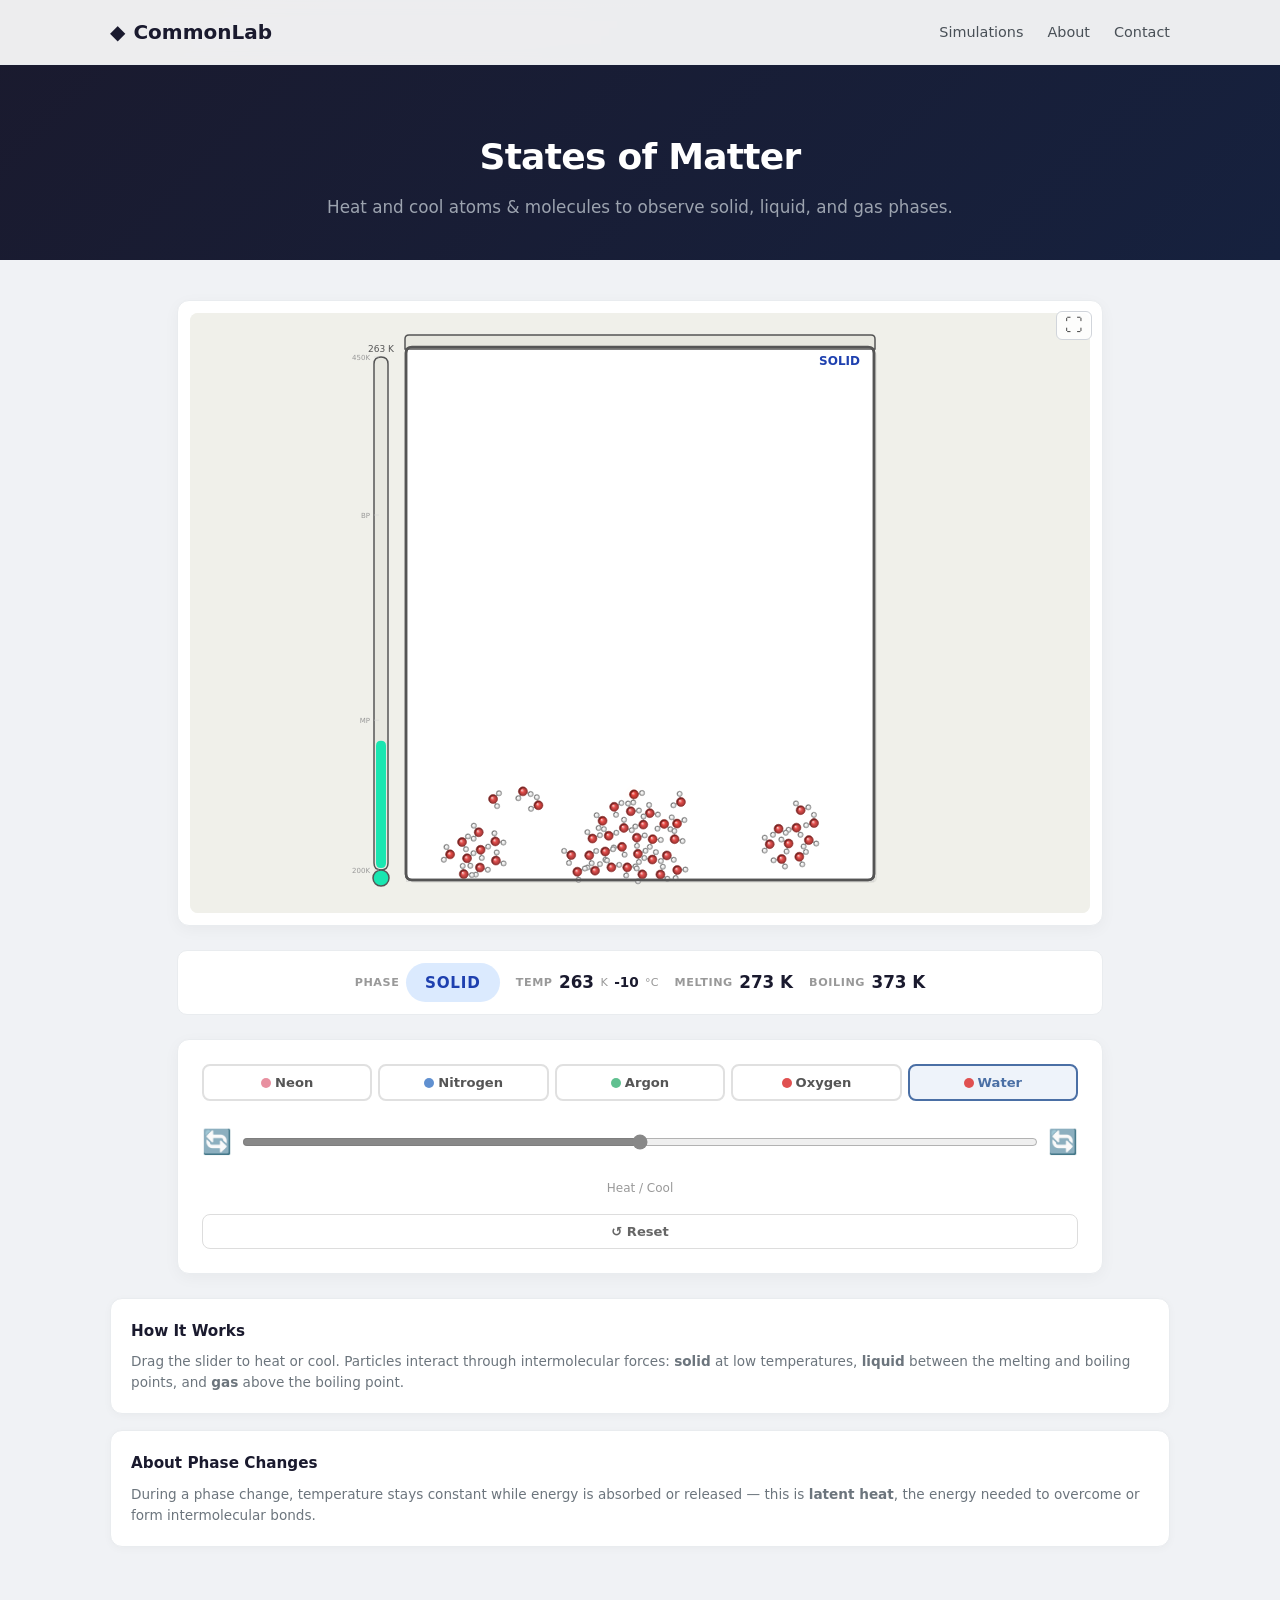
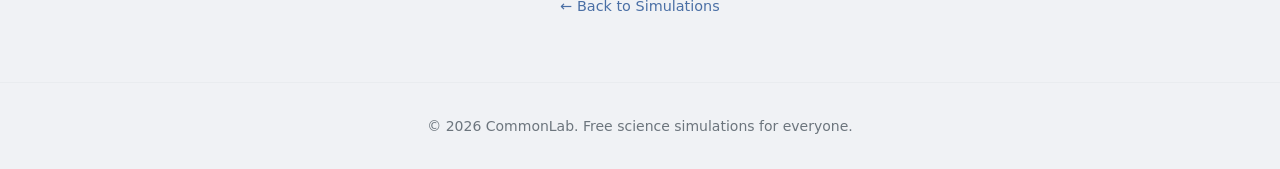
<file: states-of-matter.html>
<!DOCTYPE html>
<html lang="en">
<head>
    <meta charset="UTF-8">
    <meta name="viewport" content="width=device-width, initial-scale=1.0">
    <title>States of Matter — CommonLab</title>
    <meta name="description" content="Heat and cool substances to observe solid, liquid, and gas phases at the molecular level.">
    <link rel="stylesheet" href="../main.css">
    <style>
        #matterCanvas { width: 100%; max-width: 900px; height: auto; aspect-ratio: 900 / 600; display: block; border-radius: 8px; background: #f5f5f0; cursor: default; }

        .substance-pick { display: flex; gap: 6px; flex-wrap: wrap; }
        .sub-btn { flex: 1; min-width: 70px; padding: 0.55rem 0.5rem; border: 2px solid #e0e0e0; border-radius: 8px; background: #fff; font-family: inherit; font-size: 0.82rem; font-weight: 600; color: #555; cursor: pointer; transition: all 0.2s; text-align: center; }
        .sub-btn:hover { border-color: #999; color: #333; }
        .sub-btn.active { border-color: #4a6fa5; background: #eef3fa; color: #4a6fa5; }
        .sub-btn .sub-dot { display: inline-block; width: 10px; height: 10px; border-radius: 50%; margin-right: 4px; vertical-align: middle; }

        .phase-display { text-align: center; }
        .phase-pill { display: inline-block; padding: 0.45rem 1.2rem; border-radius: 999px; font-size: 0.95rem; font-weight: 700; letter-spacing: 0.05em; text-transform: uppercase; transition: all 0.4s; }
        .phase-pill.solid { background: #dbeafe; color: #1e40af; }
        .phase-pill.liquid { background: #d1fae5; color: #065f46; }
        .phase-pill.gas    { background: #fee2e2; color: #991b1b; }

        .readout-grid { display: grid; grid-template-columns: 1fr 1fr; gap: 0.5rem; }
        .readout { text-align: center; padding: 0.6rem 0.4rem; background: #f8f9fa; border-radius: 8px; }
        .readout .val { font-size: 1.4rem; font-weight: 800; color: #1a1a2e; font-variant-numeric: tabular-nums; }
        .readout .lbl { font-size: 0.68rem; color: #888; font-weight: 600; text-transform: uppercase; letter-spacing: 0.05em; }

        .temp-control { display: flex; align-items: center; gap: 0.6rem; padding: 0.4rem 0; }
        .temp-control .tc-icon { font-size: 1.5rem; flex-shrink: 0; }
        .temp-control input[type="range"] { flex: 1; accent-color: #888; }
        #heatLabel { transition: color 0.3s; }

        /* ── Inline stats bar ── */
        .stats-bar {
            display: flex;
            gap: 1rem;
            padding: 0.75rem 1rem;
            background: #fff;
            border: 1px solid #e9ecef;
            border-radius: 10px;
            align-items: center;
            flex-wrap: wrap;
            justify-content: center;
        }
        .stat-item {
            display: flex;
            align-items: center;
            gap: 0.4rem;
        }
        .stat-label {
            font-size: 0.7rem;
            font-weight: 600;
            color: #999;
            text-transform: uppercase;
            letter-spacing: 0.05em;
        }
        .stat-val {
            font-size: 1.05rem;
            font-weight: 700;
            color: #1a1a2e;
            font-variant-numeric: tabular-nums;
        }
        .stat-unit {
            font-size: 0.7rem;
            color: #999;
            font-weight: 500;
        }

        .btn-reset { width: 100%; padding: 0.55rem; border: 1px solid #ddd; border-radius: 8px; background: #fff; font-family: inherit; font-size: 0.82rem; font-weight: 600; color: #666; cursor: pointer; transition: all 0.2s; }
        .btn-reset:hover { background: #f5f5f5; color: #333; }
    </style>
</head>
<body>

<header class="site-header">
    <div class="container nav-container">
        <a href="../index.html" class="logo"><span class="logo-icon">&#9670;</span><span class="logo-text">CommonLab</span></a>
        <nav class="primary-nav"><ul>
            <li><a href="../index.html#simulations">Simulations</a></li>
            <li><a href="../index.html#about">About</a></li>
            <li><a href="../index.html#contact">Contact</a></li>
        </ul></nav>
    </div>
</header>

<main>
    <div class="sim-page-header">
        <div class="container"><h1>States of Matter</h1><p>Heat and cool atoms &amp; molecules to observe solid, liquid, and gas phases.</p></div>
    </div>
    <section class="sim-canvas-area">
        <div class="container sim-layout">

            <div class="sim-main">
                <div class="canvas-wrapper"><canvas id="matterCanvas" width="900" height="600"></canvas></div>

                <!-- Inline readout bar -->
                <div class="stats-bar">
                    <div class="stat-item">
                        <span class="stat-label">Phase</span>
                        <span id="phasePill" class="phase-pill solid">Solid</span>
                    </div>
                    <div class="stat-item">
                        <span class="stat-label">Temp</span>
                        <span class="stat-val" id="tempValK">250</span><span class="stat-unit">K</span>
                        <span class="stat-val" id="tempValC" style="font-size:0.85rem;">-23</span><span class="stat-unit" style="font-size:0.7rem;">°C</span>
                    </div>
                    <div class="stat-item">
                        <span class="stat-label">Melting</span>
                        <span class="stat-val" id="mpVal">273 K</span>
                    </div>
                    <div class="stat-item">
                        <span class="stat-label">Boiling</span>
                        <span class="stat-val" id="bpVal">373 K</span>
                    </div>
                </div>

                <div class="controls-panel">
                    <!-- Substance buttons -->
                    <div class="substance-pick" id="substancePick">
                        <button class="sub-btn" data-sub="neon"><span class="sub-dot" style="background:#e890a0;"></span>Neon</button>
                        <button class="sub-btn" data-sub="nitrogen"><span class="sub-dot" style="background:#6090d0;"></span>Nitrogen</button>
                        <button class="sub-btn" data-sub="argon"><span class="sub-dot" style="background:#60c090;"></span>Argon</button>
                        <button class="sub-btn" data-sub="oxygen"><span class="sub-dot" style="background:#e05050;"></span>Oxygen</button>
                        <button class="sub-btn active" data-sub="water"><span class="sub-dot" style="background:#e05050;"></span>Water</button>
                    </div>

                    <!-- Heat / Cool control -->
                    <div class="temp-control">
                        <span class="tc-icon" id="tcIcon">🧊</span>
                        <input type="range" id="heatSlider" min="-100" max="100" value="0" step="1">
                        <span class="tc-icon" id="tcIconR">🔥</span>
                    </div>
                    <div style="text-align:center;font-size:0.75rem;color:#999;margin-top:-0.3rem;" id="heatLabel">Heat / Cool</div>
                    <button class="btn-reset" id="btnReset">↺ Reset</button>
                </div>
            </div>

            <aside class="sim-sidebar">
                <div class="equation-card">
                    <h3>How It Works</h3>
                    <p class="eq-explanation">
                        Drag the slider to heat or cool. Particles interact through intermolecular forces:
                        <strong>solid</strong> at low temperatures, <strong>liquid</strong> between the melting
                        and boiling points, and <strong>gas</strong> above the boiling point.
                    </p>
                </div>
                <div class="equation-card">
                    <h3>About Phase Changes</h3>
                    <p class="eq-explanation">
                        During a phase change, temperature stays constant while energy is absorbed
                        or released — this is <strong>latent heat</strong>, the energy needed to overcome
                        or form intermolecular bonds.
                    </p>
                </div>
            </aside>

        </div>
        <div class="container" style="margin-top:1.5rem;text-align:center;">
            <a href="../index.html#simulations" class="sim-back-link">← Back to Simulations</a>
        </div>
    </section>
</main>

<footer class="site-footer"><div class="container footer-container"><p>&copy; 2026 CommonLab. Free science simulations for everyone.</p></div></footer>

<script src="../index.js"></script>
<script>
'use strict';

// ═══════════════════════════════════════
//  SUBSTANCE DATABASE (PhET-aligned)
// ═══════════════════════════════════════
const SUBS = {
    neon:    { name:'Neon',    mp:17,  bp:24,  minT:5,   maxT:45,  atomR:5.5, color:'#e890a0', mol:'mono',
                seg:[15, 3, 25, 4, 53] },
    nitrogen:{ name:'Nitrogen',mp:63,  bp:78,  minT:30,  maxT:120, atomR:5.8, color:'#6090d0', mol:'di',
                seg:[15, 3, 25, 4, 53] },
    argon:   { name:'Argon',   mp:84,  bp:87,  minT:50,  maxT:130, atomR:6.5, color:'#60c090', mol:'mono',
                seg:[15, 3, 25, 4, 53] },
    oxygen:  { name:'Oxygen',  mp:54,  bp:90,  minT:30,  maxT:140, atomR:4.5, color:'#e05050', mol:'di',
                seg:[15, 3, 25, 4, 53] },
    water:   { name:'Water',   mp:273, bp:373, minT:200, maxT:450, atomR:4.5, color:'#e05050', mol:'tri',
                seg:[12, 7, 35, 7, 39] },
};

let subKey = 'water';
let sub = SUBS[subKey];
let temperature = 250; // Kelvin
let energy = 0; // 0–100, total energy added
let phase = 'solid';
let heatFlow = 0; // -100 (max cooling) to +100 (max heating)

// ═══════════════════════════════════════
//  CANVAS & CONTAINER
// ═══════════════════════════════════════
const C = document.getElementById('matterCanvas');
const ctx = C.getContext('2d');
const W = C.width, H = C.height;

// Container bounds
const BOX = { x:216, y:34, w:468, h:533 };

// ═══════════════════════════════════════
//  PARTICLE SYSTEM
// ═══════════════════════════════════════
const NUM = 50;
let particles = [];

function initParticles() {
    const lattice = buildLattice();
    particles = [];
    for (let i = 0; i < NUM; i++) {
        const pos = lattice[i] || randomPos();
        particles.push({
            x: pos.x, y: pos.y,
            eqX: pos.x, eqY: pos.y,
            vx: 0, vy: 0,
            angle: Math.random() * Math.PI * 2,
            av: 0,
            seed: Math.random() * 9999
        });
    }
}

function buildLattice() {
    const positions = [];
    const sp = sub.atomR * 3.0;
    const rh = sp * 0.866;
    const cx = BOX.x + BOX.w / 2;
    const cy = BOX.y + BOX.h - 40;
    for (let row = 0; row < 30; row++) {
        const y = cy - row * rh;
        if (y < BOX.y + 30) break;
        const off = (row % 2) * sp / 2;
        for (let col = -12; col < 12; col++) {
            const x = cx + off + col * sp;
            if (x > BOX.x + 18 && x < BOX.x + BOX.w - 18 && y > BOX.y + 18) {
                positions.push({ x, y });
            }
        }
    }
    return positions;
}

// Assign each particle to its nearest free lattice site (for smooth solidification)
function reassignLattice() {
    const sites = buildLattice();
    if (sites.length === 0) return;
    const used = new Set();
    for (const p of particles) {
        let best = null, bestDist = Infinity;
        for (let i = 0; i < sites.length; i++) {
            if (used.has(i)) continue;
            const dx = p.x - sites[i].x, dy = p.y - sites[i].y;
            const d = dx*dx + dy*dy;
            if (d < bestDist) { bestDist = d; best = i; }
        }
        if (best !== null) {
            used.add(best);
            // Gently guide toward the lattice site (don't snap instantly)
            p.eqX = sites[best].x;
            p.eqY = sites[best].y;
        }
    }
}

function randomPos() {
    return {
        x: BOX.x + 30 + Math.random() * (BOX.w - 60),
        y: BOX.y + 60 + Math.random() * (BOX.h - 120)
    };
}

// ═══════════════════════════════════════
//  PHYSICS — soft IMFs, emergent phases
// ═══════════════════════════════════════
function clamp(v, lo, hi) { return v < lo ? lo : v > hi ? hi : v; }
function lerp(a, b, va, vb, x) { if (b===a) return va; const t=(x-a)/(b-a); return va+(vb-va)*t; }
function gauss() { return (Math.random()+Math.random()+Math.random()-1.5)*1.4; }

function calcTargetSp(T, sub) {
    if (T <= sub.mp) {
        const f = (T - sub.minT) / (sub.mp - sub.minT);
        return 0.04 + 1.46 * f * f;
    }
    if (T <= sub.bp) {
        const f = (T - sub.mp) / (sub.bp - sub.mp);
        return 1.5 + 2.5 * f;
    }
    const f = (T - sub.bp) / (sub.maxT - sub.bp);
    return 4.0 + 4.0 * f;
}

// Map energy (0-100) to temperature via heating curve with plateaus
function energyToTemp(en, sub) {
    const s = sub.seg, total = s[0]+s[1]+s[2]+s[3]+s[4];
    const frac = clamp(en, 0, 100) / 100 * total;
    let acc = 0;
    // Solid heating
    if (frac <= s[0]) return sub.minT + (frac/s[0]) * (sub.mp - sub.minT);
    acc += s[0];
    // Melting plateau
    if (frac <= acc + s[1]) return sub.mp;
    acc += s[1];
    // Liquid heating
    if (frac <= acc + s[2]) return sub.mp + ((frac-acc)/s[2]) * (sub.bp - sub.mp);
    acc += s[2];
    // Boiling plateau
    if (frac <= acc + s[3]) return sub.bp;
    acc += s[3];
    // Gas heating
    return sub.bp + Math.min(1, (frac-acc)/s[4]) * (sub.maxT - sub.bp);
}

// Map temperature back to energy (for initialisation)
function tempToEnergy(T, sub) {
    // Binary search
    let lo = 0, hi = 100;
    for (let i = 0; i < 30; i++) {
        const mid = (lo+hi)/2;
        if (energyToTemp(mid, sub) < T) lo = mid; else hi = mid;
    }
    return (lo+hi)/2;
}

function updatePhysics() {
    // ── Evolve energy from heat flow, then map to temperature (latent heat plateaus) ──
    energy += heatFlow / 100 * 0.06;
    energy = clamp(energy, 0, 100);
    temperature = energyToTemp(energy, sub);
    const T = temperature;

    // ── Thermostat ──
    const targetSp = calcTargetSp(T, sub);
    const gamma = 0.016;
    const kickStd = Math.sqrt(2 * gamma) * targetSp;

    // ── Triangular-well IMF (molecule-size-aware) ──
    const effR = sub.mol === 'tri' ? sub.atomR * 1.6 :
                 sub.mol === 'di'  ? sub.atomR * 1.3 : sub.atomR;
    const R_EQ   = effR * 2.5;
    const R_PEAK = effR * 3.0;
    const R_CUT  = effR * 5.5;
    const NEIGHBOR_R = effR * 3.0;

    // ── Phase-dependent parameters with smooth plateau blending ──
    const s = sub.seg, total = s[0]+s[1]+s[2]+s[3]+s[4];
    const frac = energy / 100 * total;
    const meltStart = s[0], meltEnd = s[0]+s[1];
    const boilStart = s[0]+s[1]+s[2], boilEnd = s[0]+s[1]+s[2]+s[3];

    let K_REP, K_ATTR, GRAVITY;
    if (frac <= meltStart) {
        K_REP = 0.55; K_ATTR = 0.30; GRAVITY = 0.05;
    } else if (frac <= meltEnd) {
        const f = (frac - meltStart) / (meltEnd - meltStart);
        K_REP = 0.55 + (0.45-0.55)*f;
        K_ATTR = 0.30 + (0.14-0.30)*f;
        GRAVITY = 0.05 + (0.07-0.05)*f;
    } else if (frac <= boilStart) {
        K_REP = 0.45; K_ATTR = 0.14; GRAVITY = 0.07;
    } else if (frac <= boilEnd) {
        const f = (frac - boilStart) / (boilEnd - boilStart);
        K_REP = 0.45 + (0.40-0.45)*f;
        K_ATTR = 0.14 + (0.05-0.14)*f;
        GRAVITY = 0.07 + (0.01-0.07)*f;
    } else {
        K_REP = 0.40; K_ATTR = 0.05; GRAVITY = 0.01;
    }
    const SPEED_LIMIT = 22;

    // ── Step 1: thermostat + gravity + rotation damping ──
    const rotDamp = phase === 'solid' ? 0.82 : phase === 'liquid' ? 0.88 : 0.94;
    for (const p of particles) {
        p.vx += -gamma * p.vx + kickStd * gauss();
        p.vy += -gamma * p.vy + kickStd * gauss();
        p.vy += GRAVITY;
        p.av *= rotDamp;
        p.angle += p.av;
    }

    // ── Step 2: pair forces ──
    let totalNeighbors = 0;
    for (let i = 0; i < particles.length; i++) {
        for (let j = i + 1; j < particles.length; j++) {
            const a = particles[i], b = particles[j];
            const dx = b.x - a.x, dy = b.y - a.y;
            const d2 = dx*dx + dy*dy;
            if (d2 > R_CUT * R_CUT) continue;
            const dist = Math.sqrt(d2);
            const nx = dx / dist, ny = dy / dist;

            if (dist < NEIGHBOR_R) totalNeighbors++;

            // Triangular well: force = 0 at R_EQ, peaks at R_PEAK, zero at R_CUT
            let force;
            if (dist < R_EQ) {
                // Linear repulsion: 0 at R_EQ, increasing inward
                force = K_REP * (R_EQ - dist);
            } else if (dist < R_PEAK) {
                // Attraction ramp-up: 0 at R_EQ, peaks at R_PEAK
                force = -K_ATTR * ((dist - R_EQ) / (R_PEAK - R_EQ));
            } else {
                // Attraction taper: peak at R_PEAK, 0 at R_CUT
                force = -K_ATTR * (1 - (dist - R_PEAK) / (R_CUT - R_PEAK));
            }

            a.vx -= nx * force;
            a.vy -= ny * force;
            b.vx += nx * force;
            b.vy += ny * force;

            // Velocity damping during overlap (kills bouncing)
            if (dist < R_EQ) {
                const dvx = a.vx - b.vx, dvy = a.vy - b.vy;
                const dvn = dvx * nx + dvy * ny;
                if (dvn > 0) {
                    const damp = dvn * 0.4;
                    a.vx -= nx * damp; a.vy -= ny * damp;
                    b.vx += nx * damp; b.vy += ny * damp;
                }
            }

            const torque = force * 0.006;
            a.av += torque;
            b.av += torque;
        }
    }

    // ── Step 2.5: crystalline ordering + liquid ceiling + center merge ──
    const floorCx = BOX.x + BOX.w / 2;
    const floorCy = BOX.y + BOX.h - 25;

    if (phase === 'solid') {
        const sites = buildLattice();
        if (sites.length > 0) {
            for (const p of particles) {
                // Lattice bias: nudge toward nearest site
                let bestD = Infinity, bestS = null;
                for (const s of sites) {
                    const d = (p.x-s.x)*(p.x-s.x) + (p.y-s.y)*(p.y-s.y);
                    if (d < bestD) { bestD = d; bestS = s; }
                }
                if (bestS && bestD < 400) {
                    const dx = bestS.x - p.x, dy = bestS.y - p.y;
                    const dist = Math.sqrt(bestD) || 1;
                    p.vx += (dx/dist) * 0.04 * Math.min(dist/10, 1);
                    p.vy += (dy/dist) * 0.04 * Math.min(dist/10, 1);
                }
                // Center merge: gently pull clumps toward floor center
                const cdx = floorCx - p.x, cdy = floorCy - p.y;
                const cdist = Math.sqrt(cdx*cdx + cdy*cdy) || 1;
                if (cdist > 25) {
                    p.vx += (cdx/cdist) * 0.025;
                    p.vy += (cdy/cdist) * 0.025;
                }
            }
        }
    }

    // ── Liquid ceiling: fades in during melting, out during boiling ──
    let liquidFactor;
    if (frac <= meltStart) liquidFactor = 0;
    else if (frac <= meltEnd) liquidFactor = (frac - meltStart) / (meltEnd - meltStart);
    else if (frac <= boilStart) liquidFactor = 1;
    else if (frac <= boilEnd) liquidFactor = 1 - (frac - boilStart) / (boilEnd - boilStart);
    else liquidFactor = 0;

    if (liquidFactor > 0.01) {
        const ceilingY = BOX.y + BOX.h * (0.5 - liquidFactor * 0.1);
        for (const p of particles) {
            if (p.y < ceilingY) {
                const push = (ceilingY - p.y) * 0.08 * liquidFactor;
                p.vy += push;
                p.vy *= 1 - 0.3 * liquidFactor;
            }
        }
    }

    // ── Step 3: integrate & walls (with anti-stick push) ──
    let sumSpeed = 0;
    const br = sub.atomR + 1;
    const wallPush = 0.15; // gentle push away from walls to prevent sticking

    for (const p of particles) {
        p.x += p.vx; p.y += p.vy;

        // Anti-stick: push away from near walls
        if (p.x < BOX.x + br + 4)      p.vx += wallPush;
        if (p.x > BOX.x + BOX.w - br - 4) p.vx -= wallPush;
        if (p.y < BOX.y + br + 4)      p.vy += wallPush;
        if (p.y > BOX.y + BOX.h - br - 4) p.vy -= wallPush;

        // Wall bounce (elastic)
        if (p.x < BOX.x + br)      { p.x = BOX.x + br;      p.vx = Math.abs(p.vx); }
        if (p.x > BOX.x + BOX.w - br) { p.x = BOX.x + BOX.w - br; p.vx = -Math.abs(p.vx); }
        if (p.y < BOX.y + br)      { p.y = BOX.y + br;      p.vy = Math.abs(p.vy); }
        if (p.y > BOX.y + BOX.h - br) { p.y = BOX.y + BOX.h - br; p.vy = -Math.abs(p.vy); }

        const s = Math.sqrt(p.vx*p.vx + p.vy*p.vy);
        sumSpeed += s;
        if (s > SPEED_LIMIT) { const sc = SPEED_LIMIT/s; p.vx *= sc; p.vy *= sc; }
    }

    // ── Phase label: energy-based (accounts for latent heat plateaus) ──
    if (frac <= meltStart) phase = 'solid';
    else if (frac <= meltEnd) phase = 'solid';
    else if (frac <= boilStart) phase = 'liquid';
    else if (frac <= boilEnd) phase = 'liquid';
    else phase = 'gas';
}

// ═══════════════════════════════════════
//  RENDERING
// ═══════════════════════════════════════
function parseRGB(str) {
    if (str.startsWith('#')) {
        const n = parseInt(str.slice(1), 16);
        return { r:(n>>16)&255, g:(n>>8)&255, b:n&255 };
    }
    const m = str.match(/rgb\((\d+),\s*(\d+),\s*(\d+)\)/);
    if (m) return { r:+m[1], g:+m[2], b:+m[3] };
    return { r:128, g:128, b:128 };
}
function lighten(color, amt) {
    const {r,g,b} = parseRGB(color);
    return 'rgb('+Math.min(255,Math.round(r+(255-r)*amt))+','+Math.min(255,Math.round(g+(255-g)*amt))+','+Math.min(255,Math.round(b+(255-b)*amt))+')';
}
function darken(color, amt) {
    const {r,g,b} = parseRGB(color);
    return 'rgb('+Math.max(0,Math.round(r*(1-amt)))+','+Math.max(0,Math.round(g*(1-amt)))+','+Math.max(0,Math.round(b*(1-amt)))+')';
}

function drawGlossySphere(x, y, r, color) {
    // Main body
    const g = ctx.createRadialGradient(x - r*0.25, y - r*0.3, r*0.05, x + r*0.2, y + r*0.2, r);
    g.addColorStop(0, lighten(color, 0.7));
    g.addColorStop(0.35, color);
    g.addColorStop(0.7, darken(color, 0.25));
    g.addColorStop(1, darken(color, 0.5));
    ctx.fillStyle = g;
    ctx.beginPath();
    ctx.arc(x, y, r, 0, Math.PI*2);
    ctx.fill();

    // Subtle outline
    ctx.strokeStyle = darken(color, 0.35);
    ctx.lineWidth = 0.6;
    ctx.stroke();
}

function drawParticle(p) {
    const speed = Math.sqrt(p.vx*p.vx + p.vy*p.vy);
    const energyNorm = clamp(speed / 10, 0, 1);

    function energyTint(baseColor) {
        let r2, g2, b2;
        if (baseColor.startsWith('#')) {
            const n = parseInt(baseColor.slice(1), 16);
            r2 = (n>>16)&255; g2 = (n>>8)&255; b2 = n&255;
        } else { return baseColor; }
        // Blend toward warm (orange-red) as energy increases
        r2 = Math.min(255, Math.round(r2 + (255-r2)*energyNorm*0.6));
        g2 = Math.max(0, Math.round(g2 * (1 - energyNorm*0.3)));
        b2 = Math.max(0, Math.round(b2 * (1 - energyNorm*0.5)));
        return 'rgb('+r2+','+g2+','+b2+')';
    }

    const tintedColor = energyTint(sub.color);
    const r = sub.atomR;

    if (sub.mol === 'mono') {
        drawGlossySphere(p.x, p.y, r, tintedColor);
        // Glow for fast particles
        if (speed > 4) {
            const glowAlpha = Math.min((speed-4)/12, 1) * 0.2;
            ctx.fillStyle = 'rgba(255,180,60,'+glowAlpha+')';
            ctx.beginPath();
            ctx.arc(p.x, p.y, r+4, 0, Math.PI*2);
            ctx.fill();
        }
    } else if (sub.mol === 'di') {
        // O₂ — two atoms with bond
        const bond = r * 1.8;
        const cos = Math.cos(p.angle), sin = Math.sin(p.angle);
        const x1 = p.x - cos * bond/2, y1 = p.y - sin * bond/2;
        const x2 = p.x + cos * bond/2, y2 = p.y + sin * bond/2;

        // Bond
        ctx.strokeStyle = darken(tintedColor, 0.3);
        ctx.lineWidth = r * 0.7;
        ctx.beginPath();
        ctx.moveTo(x1, y1);
        ctx.lineTo(x2, y2);
        ctx.stroke();

        drawGlossySphere(x1, y1, r, tintedColor);
        drawGlossySphere(x2, y2, r, tintedColor);
        // Glow for fast particles
        if (speed > 4) {
            const ga = Math.min((speed-4)/12, 1) * 0.2;
            ctx.fillStyle = 'rgba(255,180,60,'+ga+')';
            ctx.beginPath(); ctx.arc(x1, y1, r+4, 0, Math.PI*2); ctx.fill();
            ctx.beginPath(); ctx.arc(x2, y2, r+4, 0, Math.PI*2); ctx.fill();
        }
    } else if (sub.mol === 'tri') {
        // H₂O — central O with two H at 104.5°
        const oR = r;
        const hR = r * 0.6;
        const hBond = oR + hR + 1;
        const halfAngle = 104.5 * Math.PI / 180 / 2;
        const ox = p.x, oy = p.y;

        // H positions
        const h1x = ox + (Math.cos(p.angle + halfAngle) * hBond);
        const h1y = oy + (Math.sin(p.angle + halfAngle) * hBond);
        const h2x = ox + (Math.cos(p.angle - halfAngle) * hBond);
        const h2y = oy + (Math.sin(p.angle - halfAngle) * hBond);

        // Bonds
        ctx.strokeStyle = '#999';
        ctx.lineWidth = hR * 0.5;
        ctx.beginPath();
        ctx.moveTo(ox, oy); ctx.lineTo(h1x, h1y);
        ctx.moveTo(ox, oy); ctx.lineTo(h2x, h2y);
        ctx.stroke();

        // Oxygen (central, larger) — tinted by energy
        drawGlossySphere(ox, oy, oR, tintedColor);

        // Hydrogens (smaller, white-ish)
        drawGlossySphere(h1x, h1y, hR, '#f0f0f0');
        drawGlossySphere(h2x, h2y, hR, '#f0f0f0');

        // Glow for fast molecules
        if (speed > 4) {
            const ga = Math.min((speed-4)/12, 1) * 0.2;
            ctx.fillStyle = 'rgba(255,180,60,'+ga+')';
            ctx.beginPath(); ctx.arc(ox, oy, oR+5, 0, Math.PI*2); ctx.fill();
        }
    }
}

function draw() {
    ctx.clearRect(0, 0, W, H);

    // Background
    ctx.fillStyle = '#f0f0ea';
    ctx.fillRect(0, 0, W, H);

    // ── Thermometer (left of box) ──
    drawThermometer();

    // ── Container shadow ──
    ctx.fillStyle = 'rgba(0,0,0,0.06)';
    ctx.beginPath();
    roundRect(ctx, BOX.x+3, BOX.y+3, BOX.w, BOX.h, 6);
    ctx.fill();

    // ── Container ──
    ctx.fillStyle = '#ffffff';
    ctx.strokeStyle = '#555';
    ctx.lineWidth = 2.5;
    ctx.beginPath();
    roundRect(ctx, BOX.x, BOX.y, BOX.w, BOX.h, 6);
    ctx.fill();
    ctx.stroke();

    // Floor line
    ctx.strokeStyle = '#ccc';
    ctx.lineWidth = 1;
    ctx.beginPath();
    ctx.moveTo(BOX.x, BOX.y + BOX.h + 1);
    ctx.lineTo(BOX.x + BOX.w, BOX.y + BOX.h + 1);
    ctx.stroke();

    // ── Lid ──
    const lidH = 12;
    ctx.fillStyle = '#e8e8e0';
    ctx.strokeStyle = '#555';
    ctx.lineWidth = 1.5;
    ctx.beginPath();
    roundRect(ctx, BOX.x-1, BOX.y - lidH, BOX.w+2, lidH+2, [4,4,0,0]);
    ctx.fill();
    ctx.stroke();

    // ── Sort particles by y for depth ──
    const sorted = [...particles].sort((a,b) => a.y - b.y);
    for (const p of sorted) drawParticle(p);

    // ── Container border on top ──
    ctx.strokeStyle = '#555';
    ctx.lineWidth = 2.5;
    ctx.beginPath();
    roundRect(ctx, BOX.x, BOX.y, BOX.w, BOX.h, 6);
    ctx.stroke();

    // ── Phase label inside box ──
    ctx.fillStyle = phase==='solid'?'#1e40af':phase==='liquid'?'#065f46':'#991b1b';
    ctx.font = 'bold 12px system-ui,sans-serif';
    ctx.textAlign = 'right';
    ctx.fillText(phase.toUpperCase(), BOX.x+BOX.w-14, BOX.y+18);
}

function drawThermometer() {
    const tx = BOX.x - 32, ty = BOX.y + 10, tw = 14, th = BOX.h - 20;
    const tNorm = (temperature - sub.minT) / (sub.maxT - sub.minT);

    // Tube
    ctx.fillStyle = '#e8e8e0';
    ctx.strokeStyle = '#555';
    ctx.lineWidth = 1.5;
    ctx.beginPath();
    roundRect(ctx, tx, ty, tw, th, 7);
    ctx.fill();
    ctx.stroke();

    // Fill
    const fillH = th * tNorm;
    const fillY = ty + th - fillH;
    if (fillH > 2) {
        const h = 220 - tNorm*220;
        ctx.fillStyle = 'hsl('+h+',80%,50%)';
        ctx.beginPath();
        roundRect(ctx, tx+2, fillY, tw-4, fillH-2, 5);
        ctx.fill();
    }

    // Bulb
    ctx.fillStyle = 'hsl('+(220-tNorm*220)+',80%,50%)';
    ctx.beginPath();
    ctx.arc(tx+tw/2, ty+th+8, 8, 0, Math.PI*2);
    ctx.fill();
    ctx.strokeStyle = '#555';
    ctx.lineWidth = 1.5;
    ctx.stroke();

    // Labels
    ctx.fillStyle = '#555';
    ctx.font = '9px system-ui,sans-serif';
    ctx.textAlign = 'center';
    ctx.fillText(Math.round(temperature)+' K', tx+tw/2, ty-5);

    // Tick marks
    ctx.fillStyle = '#999';
    ctx.font = '7px system-ui,sans-serif';
    ctx.textAlign = 'right';
    const ticks = [
        { t: sub.minT, lab: sub.minT+'K' },
        { t: sub.mp, lab: 'MP' },
        { t: sub.bp, lab: 'BP' },
        { t: sub.maxT, lab: sub.maxT+'K' },
    ];
    for (const tk of ticks) {
        const frac = (tk.t - sub.minT) / (sub.maxT - sub.minT);
        const y = ty + th - frac * th;
        ctx.fillText(tk.lab, tx-4, y+3);
        ctx.strokeStyle = '#ccc';
        ctx.lineWidth = 0.5;
        ctx.beginPath();
        ctx.moveTo(tx, y);
        ctx.lineTo(tx+5, y);
        ctx.stroke();
    }
}

function roundRect(ctx, x, y, w, h, r) {
    if (typeof r==='number') r=[r,r,r,r];
    const [tl,tr,br,bl] = r.map(v=>Math.min(v,Math.min(w,h)/2));
    ctx.moveTo(x+tl, y);
    ctx.lineTo(x+w-tr, y);
    ctx.quadraticCurveTo(x+w,y, x+w,y+tr);
    ctx.lineTo(x+w, y+h-br);
    ctx.quadraticCurveTo(x+w,y+h, x+w-br,y+h);
    ctx.lineTo(x+bl, y+h);
    ctx.quadraticCurveTo(x,y+h, x,y+h-bl);
    ctx.lineTo(x, y+tl);
    ctx.quadraticCurveTo(x,y, x+tl,y);
}

// ═══════════════════════════════════════
//  UI
// ═══════════════════════════════════════
const heatSlider  = document.getElementById('heatSlider');
const heatLabel   = document.getElementById('heatLabel');
const phasePill   = document.getElementById('phasePill');
const tempValK    = document.getElementById('tempValK');
const tempValC    = document.getElementById('tempValC');
const mpVal       = document.getElementById('mpVal');
const bpVal       = document.getElementById('bpVal');
const tcIcon      = document.getElementById('tcIcon');
const tcIconR     = document.getElementById('tcIconR');

function updateUI() {
    // Heat slider visual
    const hf = heatFlow;
    if (hf > 5) {
        heatLabel.textContent = 'Heating 🔥';
        heatLabel.style.color = '#e85d3a';
    } else if (hf < -5) {
        heatLabel.textContent = 'Cooling 🧊';
        heatLabel.style.color = '#4a90d9';
    } else {
        heatLabel.textContent = 'Heat / Cool';
        heatLabel.style.color = '#999';
    }

    // Icons
    tcIcon.textContent = hf < -5 ? '🧊' : '🔄';
    tcIconR.textContent = hf > 5 ? '🔥' : '🔄';

    // Phase
    phasePill.textContent = phase.charAt(0).toUpperCase() + phase.slice(1);
    phasePill.className = 'phase-pill ' + phase;

    // Readouts
    tempValK.textContent = Math.round(temperature);
    tempValC.textContent = Math.round(temperature - 273.15);
    mpVal.textContent = sub.mp + ' K';
    bpVal.textContent = sub.bp + ' K';
}

// ═══════════════════════════════════════
//  EVENTS
// ═══════════════════════════════════════
heatSlider.addEventListener('input', () => {
    heatFlow = parseFloat(heatSlider.value);
});
// Return to neutral when released
heatSlider.addEventListener('change', () => {
    heatFlow = 0;
    heatSlider.value = 0;
    updateUI();
});

document.getElementById('substancePick').addEventListener('click', e => {
    const btn = e.target.closest('.sub-btn');
    if (!btn) return;
    const key = btn.getAttribute('data-sub');
    if (key === subKey) return;
    subKey = key;
    sub = SUBS[key];
    document.querySelectorAll('.sub-btn').forEach(b => b.classList.remove('active'));
    btn.classList.add('active');
    temperature = clamp(temperature, sub.minT + 2, sub.maxT - 2);
    energy = tempToEnergy(temperature, sub);
    heatFlow = 0;
    heatSlider.value = 0;
    initParticles();
    updateUI();
});

document.getElementById('btnReset').addEventListener('click', () => {
    temperature = sub.mp - 10;
    if (temperature < sub.minT) temperature = sub.minT + 3;
    energy = tempToEnergy(temperature, sub);
    heatFlow = 0;
    heatSlider.value = 0;
    initParticles();
    updateUI();
});

// ═══════════════════════════════════════
//  INIT & LOOP
// ═══════════════════════════════════════
let af;
function tick() {
    updatePhysics();
    draw();
    updateUI();
    af = requestAnimationFrame(tick);
}

initParticles();
temperature = sub.mp - 10;
if (temperature < sub.minT) temperature = sub.minT + 3;
energy = tempToEnergy(temperature, sub);
updateUI();
updateUI();
tick();

window.addEventListener('beforeunload', () => { if (af) cancelAnimationFrame(af); });
</script>
</body>
</html>
</file>
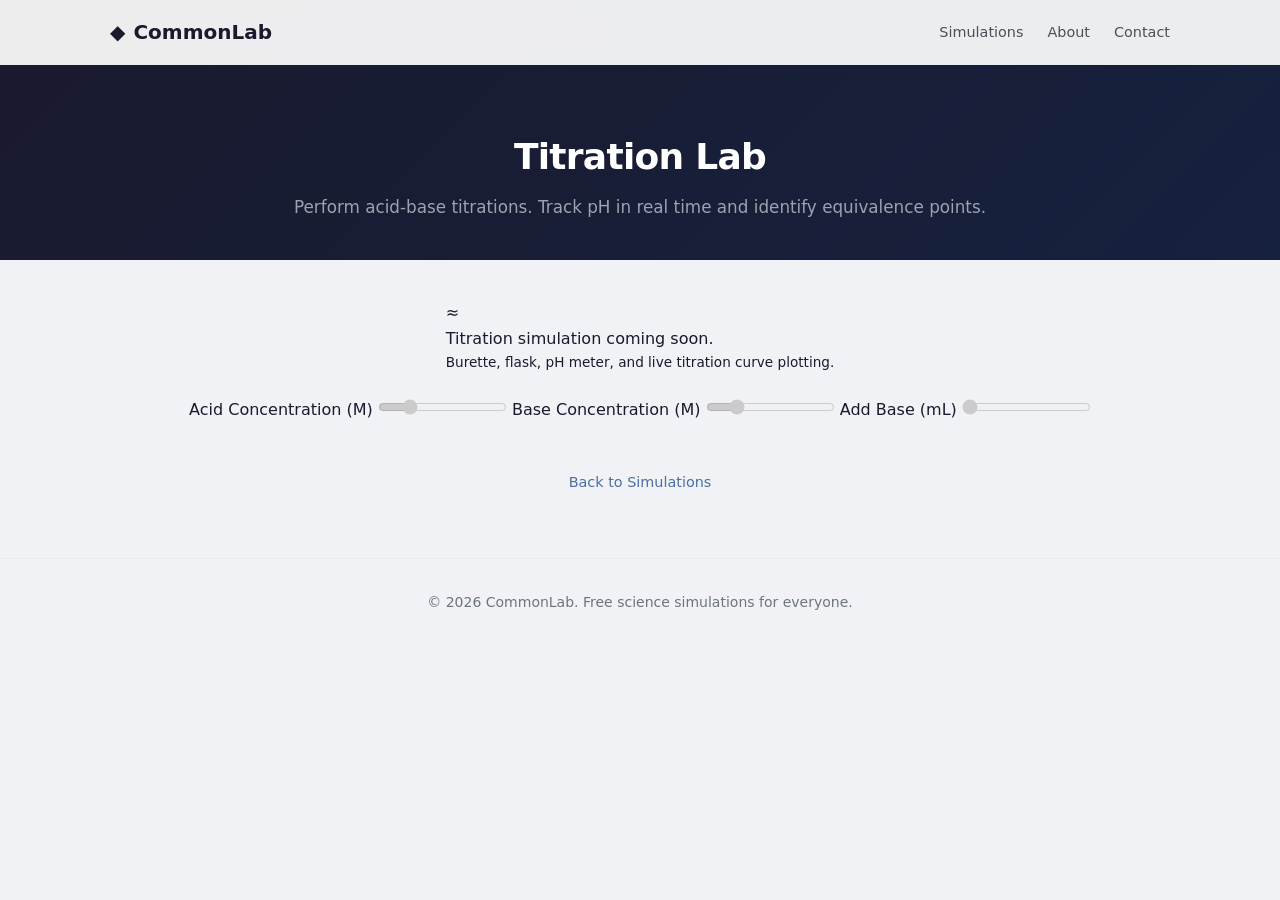
<file: titration.html>
<!DOCTYPE html>
<html lang="en">
<head>
    <meta charset="UTF-8">
    <meta name="viewport" content="width=device-width, initial-scale=1.0">
    <title>Titration Lab — CommonLab</title>
    <meta name="description" content="Perform virtual acid-base titrations. Track pH and find equivalence points.">
    <link rel="stylesheet" href="../main.css">
</head>
<body>

    <header class="site-header">
        <div class="container nav-container">
            <a href="../index.html" class="logo" aria-label="CommonLab Home">
                <span class="logo-icon">&#9670;</span>
                <span class="logo-text">CommonLab</span>
            </a>
            <nav class="primary-nav" aria-label="Main navigation">
                <ul>
                    <li><a href="../index.html#simulations">Simulations</a></li>
                    <li><a href="../index.html#about">About</a></li>
                    <li><a href="../index.html#contact">Contact</a></li>
                </ul>
            </nav>
        </div>
    </header>

    <main>
        <div class="sim-page-header">
            <div class="container">
                <h1>Titration Lab</h1>
                <p>Perform acid-base titrations. Track pH in real time and identify equivalence points.</p>
            </div>
        </div>

        <section class="sim-canvas-area">
            <div class="container">
                <div class="sim-placeholder">
                    <span class="placeholder-icon">&#8776;</span>
                    <p>Titration simulation coming soon.</p>
                    <p style="font-size:0.85rem;">Burette, flask, pH meter, and live titration curve plotting.</p>
                </div>

                <div class="sim-controls">
                    <label>
                        Acid Concentration (M)
                        <input type="range" min="0.1" max="2.0" value="0.5" step="0.1" disabled>
                    </label>
                    <label>
                        Base Concentration (M)
                        <input type="range" min="0.1" max="2.0" value="0.5" step="0.1" disabled>
                    </label>
                    <label>
                        Add Base (mL)
                        <input type="range" min="0" max="50" value="0" step="0.5" disabled>
                    </label>
                </div>

                <a href="../index.html#simulations" class="sim-back-link">Back to Simulations</a>
            </div>
        </section>
    </main>

    <footer class="site-footer">
        <div class="container footer-container">
            <p>&copy; 2026 CommonLab. Free science simulations for everyone.</p>
        </div>
    </footer>

    <script src="../index.js"></script>
</body>
</html>
</file>
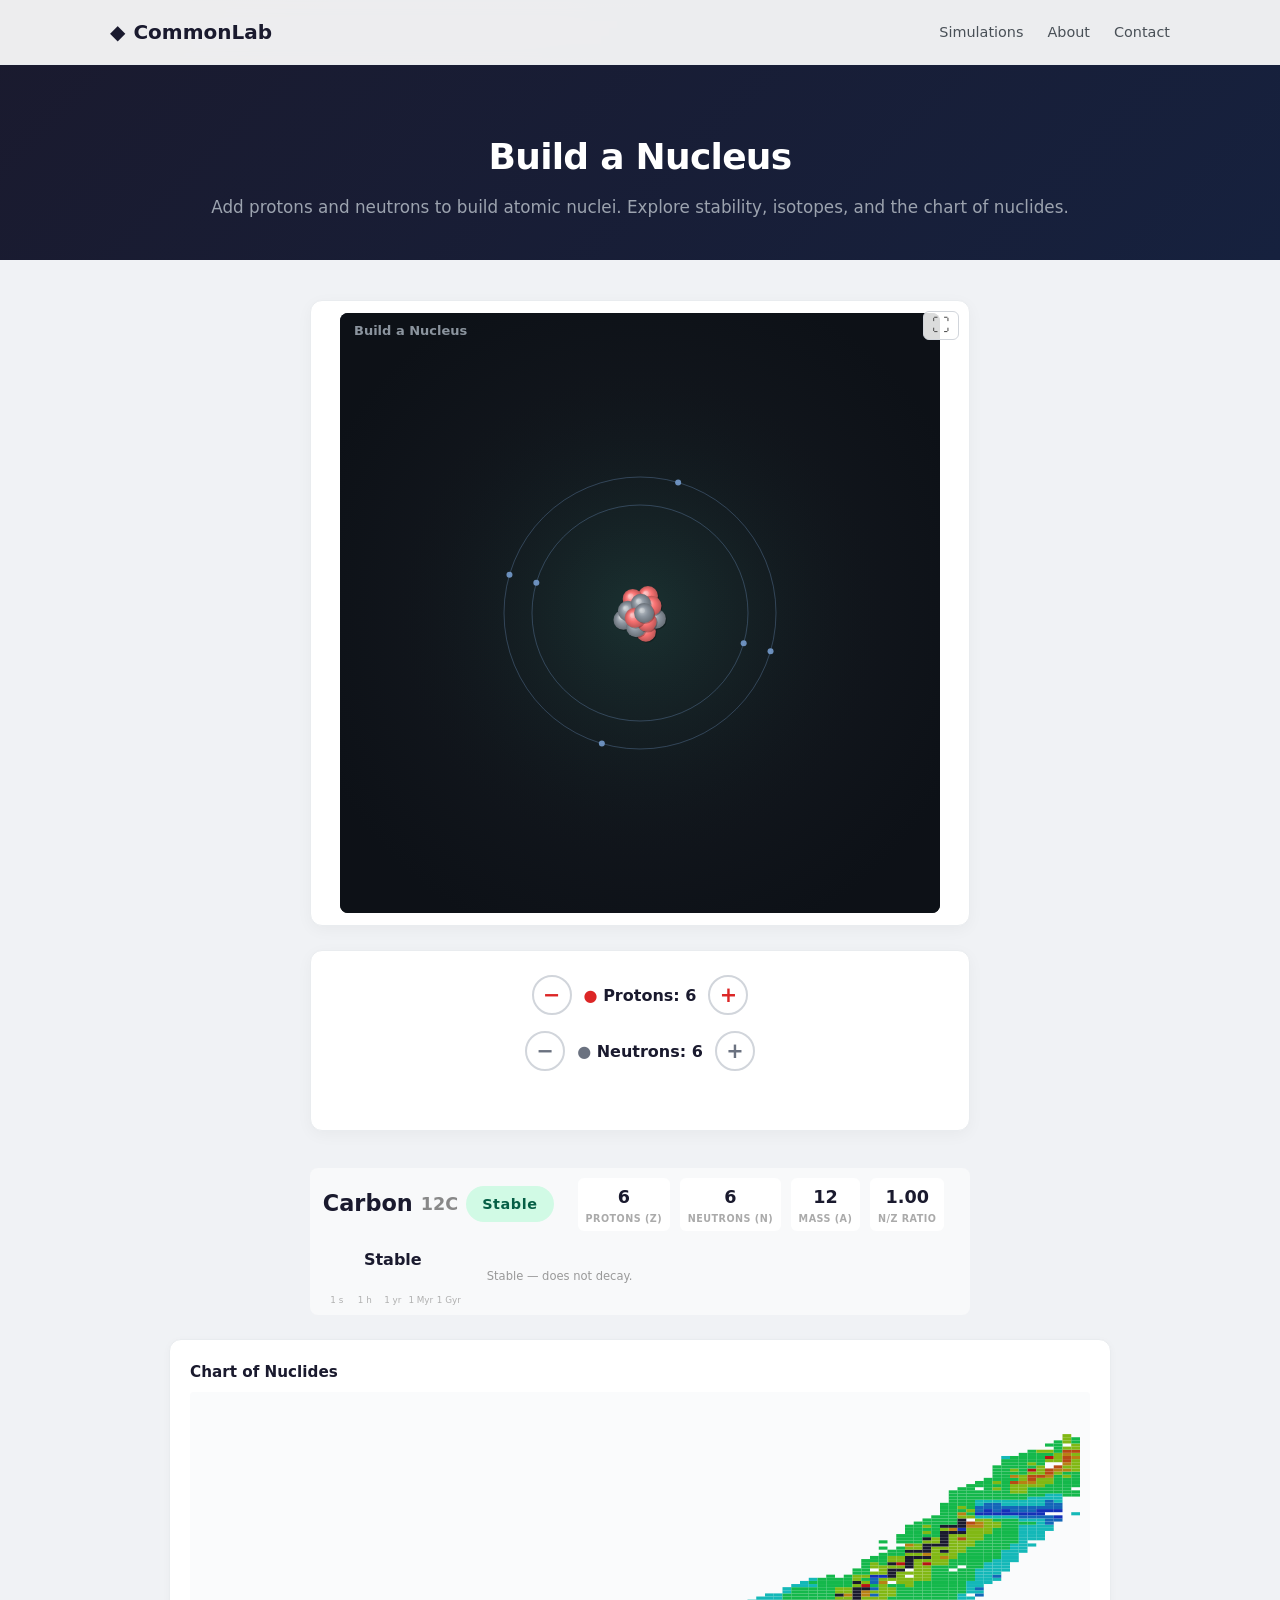
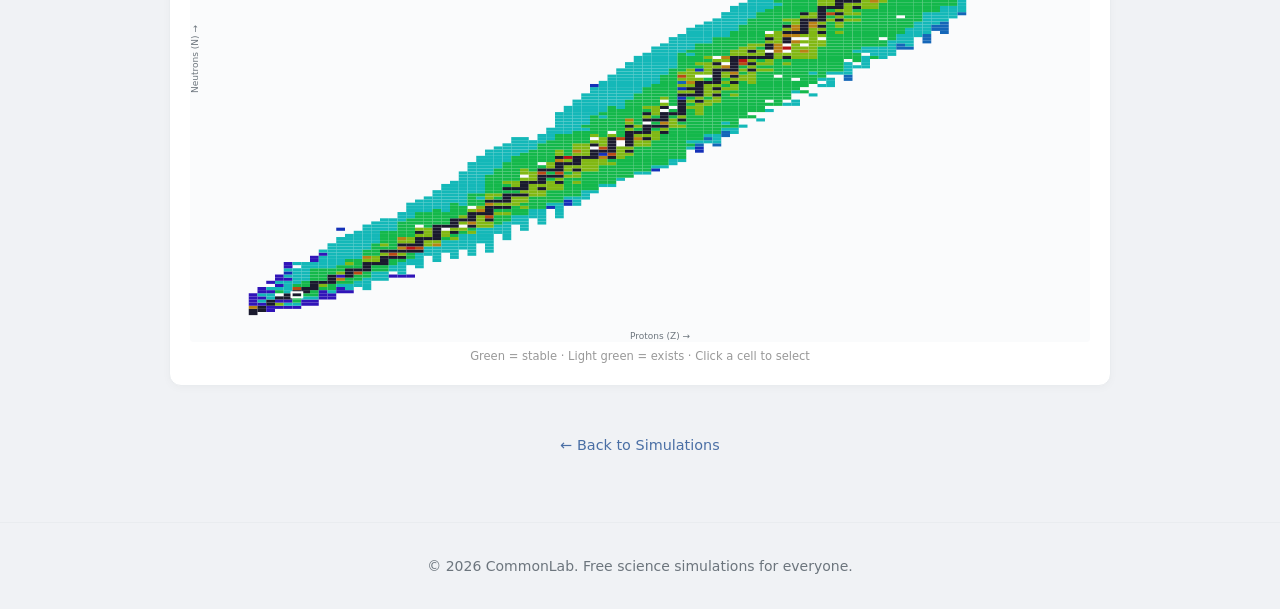
<file: simulations/build-a-nucleus.html>
<!DOCTYPE html>
<html lang="en">
<head>
    <meta charset="UTF-8">
    <meta name="viewport" content="width=device-width, initial-scale=1.0">
    <title>Build a Nucleus — CommonLab</title>
    <meta name="description" content="Build atomic nuclei by adding protons and neutrons. Explore stability, isotopes, and the chart of nuclides.">
    <link rel="stylesheet" href="../main.css?v=3">
    <style>
        #nucleusCanvas { width: 100%; max-width: 600px; height: auto; aspect-ratio: 1/1; display: block; border-radius: 8px; background: #0d1117; cursor: default; }

        .ni-halflife { display: flex; flex-direction: column; align-items: center; min-width: 140px; }
        .ni-hl-val { font-size: 1rem; font-weight: 800; color: #1a1a2e; text-align: center; }

        .sim-layout { grid-template-columns: 1fr; max-width: 700px; margin: 0 auto; }
        .sim-main { max-width: 100%; }

        .warn-msg { font-size: 0.78rem; color: #ef4444; text-align: center; margin-top: 0.25rem; min-height: 1.2em; }

        .half-life-bar { height: 14px; border-radius: 7px; background: #e5e7eb; margin-top: 0.3rem; overflow: visible; position: relative; }
        .half-life-fill { height: 100%; border-radius: 7px; transition: width 0.3s; }
        .hl-scale { display: flex; justify-content: space-between; padding: 2px 0 0 0; margin-bottom: -2px; }
        .hl-tick { font-size: 0.55rem; color: #b0b0b0; text-align: center; min-width: 28px; }
    </style>
</head>
<body>

<header class="site-header">
    <div class="container nav-container">
        <a href="../index.html" class="logo"><span class="logo-icon">&#9670;</span><span class="logo-text">CommonLab</span></a>
        <nav class="primary-nav"><ul>
            <li><a href="../index.html#simulations">Simulations</a></li>
            <li><a href="../index.html#about">About</a></li>
            <li><a href="../index.html#contact">Contact</a></li>
        </ul></nav>
    </div>
</header>

<main>
    <div class="sim-page-header">
        <div class="container"><h1>Build a Nucleus</h1><p>Add protons and neutrons to build atomic nuclei. Explore stability, isotopes, and the chart of nuclides.</p></div>
    </div>
    <section class="sim-canvas-area">
        <div class="container sim-layout">

            <div class="sim-main">
                <div class="canvas-wrapper"><canvas id="nucleusCanvas" width="600" height="600"></canvas></div>

                <div class="controls-panel">
                    <div class="sim-stepper">
                        <button class="sim-iconbtn sim-iconbtn--proton" id="btnProtonMinus" title="Remove proton">−</button>
                        <span class="sim-stepper__display"><span style="color:#dc2626;font-weight:800;">●</span> Protons: <strong id="protonCount">6</strong></span>
                        <button class="sim-iconbtn sim-iconbtn--proton" id="btnProtonPlus" title="Add proton">+</button>
                    </div>
                    <div class="sim-stepper">
                        <button class="sim-iconbtn sim-iconbtn--neutron" id="btnNeutronMinus" title="Remove neutron">−</button>
                        <span class="sim-stepper__display"><span style="color:#6b7280;font-weight:800;">●</span> Neutrons: <strong id="neutronCount">6</strong></span>
                        <button class="sim-iconbtn sim-iconbtn--neutron" id="btnNeutronPlus" title="Add neutron">+</button>
                    </div>
                    <div class="warn-msg" id="warnMsg"></div>
                </div>

                <div class="sim-infobar">
                    <div class="sim-infobar__header">
                        <span class="sim-infobar__name" id="elementName">Carbon</span>
                        <span class="sim-infobar__symbol" id="isotopeNotation">¹²C</span>
                        <span id="stabilityBadge"></span>
                    </div>
                    <div class="sim-infobar__props">
                        <div class="sim-infobar__item"><div class="sim-infobar__value" id="zVal">6</div><div class="sim-infobar__label">Protons (Z)</div></div>
                        <div class="sim-infobar__item"><div class="sim-infobar__value" id="nVal">6</div><div class="sim-infobar__label">Neutrons (N)</div></div>
                        <div class="sim-infobar__item"><div class="sim-infobar__value" id="aVal">12</div><div class="sim-infobar__label">Mass (A)</div></div>
                        <div class="sim-infobar__item"><div class="sim-infobar__value" id="ratioVal">1.00</div><div class="sim-infobar__label">N/Z Ratio</div></div>
                    </div>
                    <div class="ni-halflife">
                        <span class="ni-hl-val" id="hlVal">Stable</span>
                        <div class="half-life-bar"><div class="half-life-fill" id="hlBar" style="width:100%;background:#10b981;"></div></div>
                        <div class="hl-scale">
                            <span class="hl-tick">1 s</span>
                            <span class="hl-tick">1 h</span>
                            <span class="hl-tick">1 yr</span>
                            <span class="hl-tick">1 Myr</span>
                            <span class="hl-tick">1 Gyr</span>
                        </div>
                    </div>
                    <p class="sim-infobar__desc" id="stabilityDesc">Stable isotope.</p>
                </div>
            </div>

        </div>

        <!-- Full-width Chart of Nuclides -->
        <div class="container" style="margin-top:1.5rem;">
            <div class="equation-card" style="max-width:100%;">
                <h3>Chart of Nuclides</h3>
                <canvas id="chartCanvas" width="900" height="550" style="width:100%;height:auto;aspect-ratio:900/550;display:block;border-radius:4px;"></canvas>
                <p style="font-size:0.72rem;color:#999;margin-top:0.3rem;text-align:center;">Green = stable · Light green = exists · Click a cell to select</p>
            </div>
        </div>

        <div class="container" style="margin-top:1.5rem;text-align:center;">
            <a href="../index.html#simulations" class="sim-back-link">← Back to Simulations</a>
        </div>
    </section>
</main>

<footer class="site-footer"><div class="container footer-container"><p>&copy; 2026 CommonLab. Free science simulations for everyone.</p></div></footer>

<script src="../index.js?v=3"></script>
<script src="../library.js?v=3"></script>
<script>
'use strict';

// ═══════════════════════════════════════
//  ELEMENTS
// ═══════════════════════════════════════
const EL_SYMS = ['','H','He','Li','Be','B','C','N','O','F','Ne','Na','Mg','Al','Si','P','S','Cl','Ar','K','Ca',
    'Sc','Ti','V','Cr','Mn','Fe','Co','Ni','Cu','Zn','Ga','Ge','As','Se','Br','Kr','Rb','Sr','Y','Zr','Nb','Mo',
    'Tc','Ru','Rh','Pd','Ag','Cd','In','Sn','Sb','Te','I','Xe','Cs','Ba','La','Ce','Pr','Nd','Pm','Sm','Eu','Gd',
    'Tb','Dy','Ho','Er','Tm','Yb','Lu','Hf','Ta','W','Re','Os','Ir','Pt','Au','Hg','Tl','Pb','Bi','Po','At','Rn',
    'Fr','Ra','Ac','Th','Pa','U','Np','Pu','Am'];
const EL_NAMES = ['','Hydrogen','Helium','Lithium','Beryllium','Boron','Carbon','Nitrogen','Oxygen','Fluorine','Neon',
    'Sodium','Magnesium','Aluminium','Silicon','Phosphorus','Sulfur','Chlorine','Argon','Potassium','Calcium',
    'Scandium','Titanium','Vanadium','Chromium','Manganese','Iron','Cobalt','Nickel','Copper','Zinc',
    'Gallium','Germanium','Arsenic','Selenium','Bromine','Krypton','Rubidium','Strontium','Yttrium','Zirconium',
    'Niobium','Molybdenum','Technetium','Ruthenium','Rhodium','Palladium','Silver','Cadmium','Indium','Tin',
    'Antimony','Tellurium','Iodine','Xenon','Caesium','Barium','Lanthanum','Cerium','Praseodymium','Neodymium',
    'Promethium','Samarium','Europium','Gadolinium','Terbium','Dysprosium','Holmium','Erbium','Thulium','Ytterbium',
    'Lutetium','Hafnium','Tantalum','Tungsten','Rhenium','Osmium','Iridium','Platinum','Gold','Mercury','Thallium',
    'Lead','Bismuth','Polonium','Astatine','Radon','Francium','Radium','Actinium','Thorium','Protactinium',
    'Uranium','Neptunium','Plutonium','Americium'];

// ═══════════════════════════════════════
//  LOAD REAL NUCLEAR DATA FROM IAEA
// ═══════════════════════════════════════
const STABLE = new Set();
const N_RANGE = {};
const HALF_LIVES = {};
const DECAY_MODES = {};
const ABUNDANCES = {};
let dataLoaded = false;

async function loadNuclearData() {
    try {
        const resp = await fetch('https://www-nds.iaea.org/relnsd/v1/data?fields=ground_states&nuclides=all');
        const text = await resp.text();
        const lines = text.trim().split('\n');
        const headers = lines[0].split(',');
        const zIdx = headers.indexOf('z'), nIdx = headers.indexOf('n');
        const hlIdx = headers.indexOf('half_life'), hlSecIdx = headers.indexOf('half_life_sec');
        const unitIdx = headers.indexOf('unit_hl'), decay1Idx = headers.indexOf('decay_1');
        const abundIdx = headers.indexOf('abundance');

        for (let i=1;i<lines.length;i++) {
            const cols = lines[i].split(',');
            const z = parseInt(cols[zIdx]), n = parseInt(cols[nIdx]);
            if (isNaN(z)||isNaN(n)||z===0||z>95||n>160) continue;

            const key = z*1000+n;
            const hlSec = parseFloat(cols[hlSecIdx]);
            const hlUnit = cols[unitIdx];
            const decay = cols[decay1Idx];
            const abund = parseFloat(cols[abundIdx]);

            // Track N range per Z
            if (!N_RANGE[z]) N_RANGE[z]=[n,n];
            else { N_RANGE[z][0]=Math.min(N_RANGE[z][0],n); N_RANGE[z][1]=Math.max(N_RANGE[z][1],n); }

            // Stable if half-life is STABLE or very long
            if (cols[hlIdx]==='STABLE' || hlSec > 3e16) STABLE.add(key);

            // Half-life
            if (cols[hlIdx]==='STABLE') HALF_LIVES[key]='stable';
            else if (!isNaN(hlSec) && hlSec>0) HALF_LIVES[key]=hlSec;

            // Decay mode
            if (decay && decay!=='STABLE') DECAY_MODES[key]=decay;

            // Abundance
            if (!isNaN(abund) && abund>0) ABUNDANCES[key]=abund;
        }

        // Widen N ranges slightly for buffer
        for (const z in N_RANGE) {
            N_RANGE[z][0] = Math.max(0, N_RANGE[z][0]-1);
            N_RANGE[z][1] += 2;
        }

        dataLoaded = true;
        console.log('Loaded '+STABLE.size+' stable isotopes from IAEA');
    } catch(e) {
        console.warn('IAEA data fetch failed, using fallback',e);
        loadFallbackData();
    }
}

function loadFallbackData() {
    // N_RANGE and HALF_LIVES come exclusively from Wikipedia data below.
    // NUBASE2020 evaluation — all known nuclides with exact half-lives.
    // No estimation.  Value=1 for stable, otherwise half-life in seconds.
// NUBASE2020: 3065 nuclides. Key=Z*1000+N. Value=half-life(s) or 1 for stable.
const NUBASE={1000:-1,1001:-1,1002:3.88781e+08,1003:1.39e-22,1004:8.6e-23,1005:2.94e-22,1006:6.52e-22,2001:-1,2002:-1,2003:6.02e-22,2004:0.80692,2005:2.51e-21,2006:0.1195,2007:2.5e-21,2008:2.6e-22,3001:9.1e-23,3002:3.7e-22,3003:-1,3004:-1,3005:0.8387,3006:0.1782,3007:2e-21,3008:0.00875,3010:3.3e-21,4002:5e-21,4003:4.59821e+06,4004:8.19e-17,4005:-1,4007:13.76,4008:0.02146,4009:1e-21,4010:0.00453,4011:7.9e-22,4012:6.5e-22,5002:5.7e-22,5003:0.7719,5004:8e-19,5005:-1,5006:-1,5007:0.0202,5008:0.01716,5009:0.01236,5010:0.01018,5011:4.6e-21,5012:0.00508,5013:2.6e-08,5014:0.00292,5015:9.124e-22,5016:7.6e-22,6002:3.5e-21,6003:0.1265,6004:19.3011,6005:1220.41,6006:-1,6007:-1,6008:1.79874e+11,6009:2.449,6010:0.75,6011:0.193,6012:0.092,6013:0.0462,6014:0.016,6016:0.0062,7003:1.43e-22,7004:5.85e-22,7005:0.011,7006:597.9,7007:-1,7008:-1,7009:7.13,7010:4.173,7011:0.6192,7012:0.336,7013:0.136,7014:0.085,7015:0.023,7016:0.0139,8003:1.98e-22,8004:8.9e-21,8005:0.00858,8006:70.621,8007:122.266,8008:-1,8009:-1,8010:-1,8011:26.47,8012:13.51,8013:3.42,8014:2.25,8015:0.097,8016:0.0774,8017:5.18e-21,8018:4.2e-12,9005:5e-22,9006:1.1e-21,9007:2.1e-20,9008:64.37,9009:6584.04,9010:-1,9011:11.0062,9012:4.158,9013:4.23,9014:2.23,9015:0.384,9016:0.08,9017:0.0082,9018:0.005,9019:4.6e-20,9020:0.0025,10005:7.7e-22,10006:5.7e-21,10007:0.1092,10008:1.6642,10009:17.2569,10010:-1,10011:-1,10012:-1,10013:37.15,10014:202.8,10015:0.602,10016:0.197,10017:0.0309,10018:0.0188,10019:0.0147,10020:0.00722,10021:0.0034,10022:0.0035,11007:1.3e-21,11008:1e-18,11009:0.4479,11010:22.455,11011:8.2108e+07,11012:2.4e-19,11013:53841.6,11014:59.1,11015:1.07128,11016:0.301,11017:0.0331,11018:0.0432,11019:0.0459,11020:0.0168,11021:0.0129,11022:0.0082,11023:0.0055,11024:0.0015,11027:4e-07,12007:5e-12,12008:0.0904,12009:0.12,12010:3.8745,12011:11.3039,12012:-1,12013:-1,12014:-1,12015:566.1,12016:75294,12017:1.3,12018:0.317,12019:0.27,12020:0.0804,12021:0.092,12022:0.0449,12023:0.0113,12024:0.0039,12025:0.008,13009:0.0911,13010:0.446,13011:2.053,13012:7.1666,13013:2.26263e+13,13014:-1,13015:134.7,13016:393.6,13017:3.62,13018:0.644,13019:0.0326,13020:0.04146,13021:0.05373,13022:0.03816,13023:0.09,13024:0.0114,13025:0.009,13026:0.0076,14008:0.0287,14009:0.0423,14010:0.1432,14011:0.2206,14012:2.2453,14013:4.117,14014:-1,14015:-1,14016:-1,14017:9429.6,14018:4.95444e+09,14019:6.18,14020:2.77,14021:0.78,14022:0.503,14023:0.141,14024:0.063,14025:0.0412,14026:0.0312,14027:0.02,14028:0.0125,15011:0.0436,15012:0.26,15013:0.2703,15014:4.102,15015:150,15016:-1,15017:1.23284e+06,15018:2.19024e+06,15019:12.43,15020:47.3,15021:5.6,15022:2.31,15023:0.64,15024:0.282,15025:0.15,15026:0.101,15027:0.0485,15028:0.0358,15029:0.0185,16011:0.0163,16012:0.125,16013:0.188,16014:1.1798,16015:2.5534,16016:-1,16017:-1,16018:-1,16019:7.54877e+06,16020:-1,16021:303,16022:10218,16023:11.5,16024:8.8,16025:1.99,16026:1.016,16027:0.265,16028:0.1,16029:0.068,16030:0.05,17012:5.4e-21,17014:0.19,17015:0.298,17016:2.5038,17017:1.5267,17018:-1,17019:9.5081e+12,17020:-1,17021:2233.8,17022:3372,17023:81,17024:38.4,17025:6.8,17026:3.13,17027:0.562,17028:0.413,17029:0.232,17030:0.101,18012:1e-11,18013:0.015,18014:0.098,18015:0.173,18016:0.84646,18017:1.7756,18018:-1,18019:3.02495e+06,18020:-1,18021:8.45726e+09,18022:-1,18023:6576.6,18024:1.03822e+09,18025:322.2,18026:712.2,18027:21.48,18028:8.4,18029:1.23,18030:0.415,18031:0.236,18032:0.106,19012:1e-11,19016:0.1752,19017:0.341,19018:1.23651,19019:459.06,19020:-1,19021:3.9383e+16,19022:-1,19023:44478,19024:80280,19025:1327.8,19026:1068,19027:96.3,19028:17.38,19029:6.83,19030:1.26,19031:0.472,19032:0.365,19033:0.11,19034:0.03,19035:0.01,20015:0.0257,20016:0.1009,20017:0.181,20018:0.4437,20019:0.8603,20020:-1,20021:3.13676e+12,20022:-1,20023:-1,20024:-1,20025:1.40495e+07,20026:-1,20027:391910,20029:523.08,20030:13.45,20031:10,20032:4.6,20033:0.461,20034:0.09,20035:0.022,20036:0.011,21019:0.1823,21020:0.5963,21021:0.68072,21022:14007.6,21023:14551.6,21024:-1,21025:7.2366e+06,21026:289371,21027:157212,21028:3430.8,21029:102.5,21030:12.4,21031:8.2,21032:2.4,21033:0.526,21034:0.096,21035:0.026,21036:0.022,21037:0.012,22017:0.0285,22018:0.0524,22019:0.0819,22020:0.2083,22021:0.509,22022:1.86501e+09,22023:11088,22024:-1,22025:-1,22026:-1,22027:-1,22028:-1,22029:345.6,22030:102,22031:32.7,22032:2.1,22033:1.3,22034:0.2,22035:0.095,22036:0.055,22037:0.0285,22038:0.0222,22039:0.015,23020:0.0793,23021:0.111,23022:0.547,23023:0.42262,23024:1956,23025:1.38011e+06,23026:2.8512e+07,23028:-1,23029:224.58,23030:92.58,23031:49.8,23032:6.54,23033:0.216,23034:0.35,23035:0.191,23036:0.095,23037:0.122,23038:0.0482,23039:0.0336,23040:0.0196,23041:0.015,24018:0.0133,24019:0.0211,24020:0.0428,24021:0.0609,24022:0.2243,24023:0.4616,24024:77616,24025:2538,24026:-1,24027:2.39341e+06,24028:-1,24029:-1,24030:-1,24031:209.82,24032:356.4,24033:21.1,24034:7,24035:1.05,24036:0.49,24037:0.243,24038:0.206,24039:0.129,24040:0.043,24041:0.0275,24042:0.0238,25021:0.0362,25022:0.088,25023:0.1581,25024:0.382,25025:0.28321,25026:2748.6,25027:483062,25029:2.69638e+07,25030:-1,25031:9284.04,25032:85.4,25033:3,25034:4.59,25035:0.28,25036:0.709,25037:0.092,25038:0.275,25039:0.0888,25040:0.0919,25041:0.0638,25042:0.0467,25043:0.0337,25044:0.0221,25045:0.0199,26019:0.0025,26020:0.013,26021:0.0219,26022:0.0453,26023:0.0647,26024:0.152,26025:0.3054,26026:29790,26027:510.6,26028:-1,26029:8.69772e+07,26030:-1,26031:-1,26032:-1,26033:3.8448e+06,26035:358.8,26036:68,26037:6.1,26038:2,26039:0.805,26040:0.467,26041:0.394,26042:0.188,26043:0.162,26044:0.0614,26045:0.0343,26046:0.017,26047:0.0129,26048:0.005,27023:0.0388,27024:0.0688,27025:0.1117,27026:0.2446,27027:0.19327,27028:63108,27029:6.67319e+06,27030:2.34845e+07,27031:6.12092e+06,27032:-1,27033:1.66349e+08,27034:5936.4,27035:92.4,27036:26.9,27037:0.3,27038:1.16,27039:0.194,27040:0.329,27041:0.2,27042:0.18,27043:0.508,27044:0.08,27045:0.0525,27046:0.042,27047:0.0313,27048:0.0265,27049:0.023,27050:0.015,28020:0.0028,28021:0.0075,28022:0.0185,28023:0.0238,28024:0.0418,28025:0.0552,28026:0.1141,28027:0.2039,28028:524880,28029:128160,28030:-1,28031:2.55611e+12,28032:-1,28033:-1,28034:-1,28035:3.19356e+09,28036:-1,28037:9063,28038:196560,28039:21,28040:29,28041:11.4,28042:6,28043:2.56,28044:1.57,28045:0.84,28046:0.5077,28047:0.3316,28048:0.2346,28049:0.1589,28050:0.1222,28051:0.044,28052:0.03,29026:0.0559,29027:0.0808,29028:0.1964,29029:3.204,29030:81.5,29031:1422,29032:12034.8,29033:580.32,29034:-1,29035:45721.4,29036:-1,29037:307.2,29038:222588,29039:30.9,29040:171,29041:44.5,29042:19.4,29043:6.63,29044:4.2,29045:1.606,29046:1.224,29047:0.6377,29048:0.4703,29049:0.3307,29050:0.2413,29051:0.1133,29052:0.0732,29053:0.034,30024:0.0018,30025:0.0198,30026:0.0324,30027:0.0457,30028:0.086,30029:0.1787,30030:142.8,30031:89.1,30032:33094.8,30033:2308.2,30034:-1,30035:2.10764e+07,30036:-1,30037:-1,30038:-1,30039:3384,30040:-1,30041:144,30042:167400,30043:24.5,30044:95.6,30045:10.2,30046:5.7,30047:2.08,30048:1.47,30049:0.746,30050:0.5622,30051:0.2994,30052:0.1779,30053:0.1,30054:0.054,31029:0.0724,31030:0.1659,31031:0.116122,31032:32.4,31033:157.62,31034:907.98,31035:33494.4,31036:281811,31037:4070.52,31038:-1,31039:1268.4,31040:-1,31041:50490,31042:17496,31043:487.2,31044:126,31045:30.6,31046:13.2,31047:5.09,31048:2.848,31049:1.9,31050:1.217,31051:0.6,31052:0.31,31053:0.0976,31054:0.0953,31055:0.049,31056:0.029,32027:0.0133,32028:0.021,32029:0.0407,32030:0.0825,32031:0.1536,32032:63.7,32033:30.9,32034:8136,32035:1134,32036:2.34187e+07,32037:140580,32038:-1,32039:987552,32040:-1,32041:-1,32042:-1,32043:4966.8,32045:40359.6,32046:5280,32047:18.98,32048:29.5,32049:9,32050:4.31,32051:1.85,32052:0.951,32053:0.495,32054:0.2216,32055:0.103,32056:0.061,33031:0.069,33032:0.1303,33033:0.09577,33034:42.5,33035:151.6,33036:912,33037:3156,33038:235080,33039:93600,33040:6.93792e+06,33041:1.53533e+06,33042:-1,33043:94461.1,33044:139644,33045:5442,33046:540.6,33047:15.2,33048:33.3,33049:19.1,33050:13.4,33051:3.16,33052:2.022,33053:0.945,33054:0.492,33055:0.27,34029:0.0132,34030:0.0226,34031:0.0342,34032:0.054,34033:0.133,34034:35.5,34035:27.4,34036:2466,34037:284.4,34038:725760,34039:25740,34040:-1,34041:1.0349e+07,34042:-1,34043:-1,34044:-1,34045:1.03191e+13,34046:-1,34047:1107,34049:1335,34050:195.6,34051:32.9,34052:14.3,34053:5.5,34054:1.53,34055:0.43,34056:0.21,34057:0.27,35034:2.4e-08,35035:0.0788,35036:21.4,35037:78.6,35038:204,35039:1524,35040:5802,35041:58320,35042:205344,35043:387,35044:-1,35045:1060.8,35046:-1,35047:127015,35048:8546.4,35049:1905.6,35050:174,35051:55.1,35052:55.68,35053:16.34,35054:4.357,35055:1.91,35056:0.543,35057:0.314,35058:0.152,35059:0.07,36031:0.0074,36032:0.0216,36033:0.0279,36034:0.045,36035:0.0988,36036:17.16,36037:27.3,36038:690,36039:276,36040:53280,36041:4356,36042:-1,36043:126144,36044:-1,36045:7.22654e+12,36046:-1,36047:-1,36048:-1,36049:3.38543e+08,36050:-1,36051:4578,36052:10170,36053:189,36054:32.32,36055:8.57,36056:1.84,36057:1.287,36058:0.212,36059:0.114,36060:0.08,36061:0.0622,36062:0.0428,36063:0.04,36064:0.012,37035:1.03e-07,37036:8.1e-08,37037:0.06478,37038:19,37039:36.5,37040:226.8,37041:1059.6,37042:1374,37043:33.4,37044:16459.2,37045:75.45,37046:7.44768e+06,37047:2.83565e+06,37048:-1,37049:1.61093e+06,37050:1.56838e+18,37051:1066.8,37052:919.2,37053:158,37054:58.2,37055:4.48,37056:5.84,37057:2.702,37058:0.3777,37059:0.2015,37060:0.1691,37061:0.115,37062:0.054,37063:0.0513,37064:0.0318,37065:0.037,37066:0.026,38035:0.0253,38036:0.0276,38037:0.0852,38038:7.89,38039:9,38040:156.1,38041:135,38042:6378,38043:1338,38044:2.19024e+06,38045:116676,38046:-1,38047:5.60269e+06,38048:-1,38049:-1,38050:-1,38051:4.36864e+06,38052:9.12311e+08,38053:34740,38054:9399.6,38055:445.8,38056:75.3,38057:23.9,38058:1.059,38059:0.432,38060:0.653,38061:0.2692,38062:0.2021,38063:0.1137,38064:0.069,38065:0.053,38066:0.0506,38067:0.039,38068:0.021,39037:0.028,39038:0.063,39039:0.054,39040:14.8,39041:30.1,39042:70.4,39043:8.3,39044:424.8,39045:2370,39046:9648,39047:53064,39048:287280,39049:9.21275e+06,39050:-1,39051:230580,39052:5.05526e+06,39053:12744,39054:36648,39055:1122,39056:618,39057:5.34,39058:3.75,39059:0.548,39060:1.484,39061:0.94,39062:0.426,39063:0.36,39064:0.239,39065:0.197,39066:0.095,39067:0.075,39068:0.0335,39069:0.03,39070:0.025,40039:0.056,40040:4.6,40041:5.5,40042:32,40043:42,40044:1548,40045:471.6,40046:59400,40047:6048,40048:7.20576e+06,40049:282096,40050:-1,40051:-1,40052:-1,40054:-1,40055:5.53236e+06,40057:60296.4,40058:30.7,40059:2.1,40060:7.1,40061:2.29,40062:2.01,40063:1.38,40064:0.92,40065:0.67,40066:0.179,40067:0.1457,40068:0.0785,40069:0.056,40070:0.0375,40071:0.024,40072:0.043,40073:5.5e-07,41041:0.051,41042:3.9,41043:9.8,41044:20.5,41045:88,41046:222,41047:870,41048:7308,41049:52560,41050:2.14587e+10,41051:1.67e-07,41052:-1,41053:6.43761e+11,41054:3.02322e+06,41055:84060,41056:4326,41057:2.86,41058:15,41059:1.5,41060:7.1,41061:4.3,41062:1.34,41063:0.98,41064:2.91,41065:0.9,41066:0.286,41067:0.201,41068:0.1069,41069:0.075,41070:0.054,41071:0.038,41072:0.032,41073:0.017,41074:0.023,42041:0.023,42042:2.3,42043:3.2,42044:19.1,42045:14.1,42046:480,42047:126.6,42048:20016,42049:929.4,42050:-1,42051:1.26228e+11,42052:-1,42053:-1,42054:-1,42055:-1,42056:-1,42057:237355,42059:876.6,42060:678,42061:67.5,42062:60,42063:36.3,42064:8.73,42065:3.5,42066:1.105,42067:0.7,42068:0.292,42069:0.1936,42070:0.125,42071:0.08,42072:0.058,42073:0.0455,42074:0.032,42075:0.022,42076:0.021,43043:0.055,43044:2.14,43045:6.4,43046:12.8,43047:49.2,43048:188.4,43049:255,43050:9900,43051:17580,43052:69328.8,43053:369792,43056:6.66167e+12,43057:15.46,43058:853.2,43059:5.28,43060:54.2,43061:1098,43062:458.4,43063:35.6,43064:21.2,43065:5.17,43066:0.905,43067:0.9,43068:0.35,43069:0.323,43070:0.152,43071:0.121,43072:0.078,43073:0.057,43074:0.0445,43075:0.03,43076:0.022,43077:0.021,43078:0.022,44044:1.5,44045:1.32,44046:11.7,44047:8,44048:219,44049:59.7,44050:3108,44051:5785.2,44052:-1,44053:245117,44054:-1,44055:-1,44056:-1,44057:-1,44058:-1,44059:3.39077e+06,44060:-1,44061:15980.4,44062:3.21235e+07,44063:225,44064:273,44065:34.4,44066:12.04,44067:2.12,44068:1.75,44069:0.8,44070:0.54,44071:0.318,44072:0.204,44073:0.151,44074:0.099,44075:0.0695,44076:0.045,44077:0.029,44078:0.025,44079:0.019,44080:0.015,45045:0.029,45046:1.47,45047:5.61,45048:13.9,45049:70.6,45050:301.2,45051:594,45052:1842,45053:523.2,45054:1.39104e+06,45055:74880,45056:1.28437e+08,45057:1.78848e+07,45058:-1,45059:42.3,45060:127228,45061:30.07,45062:1302,45063:16.8,45064:80.8,45065:3.35,45066:11,45067:3.4,45068:2.8,45069:1.85,45070:1.03,45071:0.685,45072:0.421,45073:0.282,45074:0.19,45075:0.1296,45076:0.074,45077:0.051,45078:0.042,45079:0.03,45080:0.0265,45081:0.019,45082:0.028,46045:0.032,46046:1.06,46047:1.17,46048:9.1,46049:7.4,46050:122,46051:186,46052:1062,46053:1284,46054:313632,46055:30492,46056:-1,46057:1.46802e+06,46058:-1,46059:-1,46060:-1,46062:-1,46063:48924,46064:-1,46065:1413.6,46066:75744,46067:93,46068:145.2,46069:25,46070:11.8,46071:4.3,46072:1.9,46073:0.92,46074:0.492,46075:0.29,46076:0.193,46077:0.108,46078:0.088,46079:0.06,46080:0.0486,46081:0.038,46082:0.035,46083:0.031,47046:2.28e-07,47047:0.027,47048:1.78,47049:4.45,47050:25.5,47051:47.5,47052:124.2,47053:120.6,47054:666,47055:774,47056:3942,47057:4152,47058:3.56746e+06,47059:1437.6,47060:-1,47061:142.92,47062:-1,47063:24.56,47064:642211,47065:11268,47066:19332,47067:4.6,47068:1200,47069:229.8,47070:73.6,47071:3.76,47072:6,47073:1.52,47074:0.777,47075:0.529,47076:0.294,47077:0.1779,47078:0.16,47079:0.052,47080:0.089,47081:0.06,47082:0.0499,47083:0.0406,47084:0.035,47085:0.03,48047:0.032,48048:1.003,48049:1.16,48050:9.29,48051:17,48052:49.1,48053:81.6,48054:330,48055:438,48056:3462,48057:3330,48058:-1,48059:23400,48060:-1,48061:3.98563e+07,48062:-1,48063:-1,48064:-1,48066:-1,48067:192456,48069:9010.8,48070:3018,48071:161.4,48072:50.8,48073:13.5,48074:5.24,48075:2.1,48076:1.25,48077:0.68,48078:0.512,48079:0.48,48080:0.246,48081:0.147,48082:0.1268,48083:0.098,48084:0.084,48085:0.061,48086:0.065,49048:0.036,49049:0.03,49050:3.11,49051:5.62,49052:15.1,49053:23.3,49054:60,49055:108,49056:304.2,49057:372,49058:1944,49059:3480,49060:14972.4,49061:17712,49062:242335,49063:892.8,49064:-1,49065:71.9,49067:14.1,49068:2592,49069:5,49070:144,49071:3.08,49072:23.1,49073:1.5,49074:6.17,49075:3.12,49076:2.36,49077:1.53,49078:1.086,49079:0.816,49080:0.57,49081:0.273,49082:0.2615,49083:0.2022,49084:0.163,49085:0.136,49086:0.103,49087:0.086,49088:0.07,50049:0.024,50050:1.18,50051:2.22,50052:3.8,50053:7,50054:20.8,50055:32.7,50056:115.2,50057:174,50058:618,50059:1086,50060:14954.4,50061:2118,50062:-1,50063:9.94291e+06,50064:-1,50065:-1,50066:-1,50067:-1,50068:-1,50069:9.6e-08,50070:-1,50071:97308,50072:1.39e-07,50073:1.11629e+07,50074:5.1e-05,50075:832378,50076:7.25809e+12,50077:7560,50078:3544.2,50079:133.8,50080:223.2,50081:56,50082:39.7,50083:1.37,50084:0.93,50085:0.515,50086:0.355,50087:0.249,50088:0.148,50089:0.12,51053:0.47,51054:1.12,51055:0.6,51056:4,51057:7.4,51058:17.2,51059:23.6,51060:75,51061:53.5,51062:400.2,51063:209.4,51064:1926,51065:948,51066:10692,51067:216,51068:137484,51069:953.4,51070:-1,51071:235336,51072:-1,51073:5.20128e+06,51074:8.70214e+07,51075:1.06704e+06,51076:332640,51077:32580,51078:15717.6,51079:2370,51080:1381.8,51081:167.4,51082:140.4,51083:0.674,51084:1.668,51085:0.923,51086:0.497,51087:0.333,51088:0.182,51089:0.17,51090:0.103,51091:0.08,52052:4e-09,52053:6.33e-07,52054:7.8e-05,52055:0.00322,52056:2.1,52057:4.4,52058:18.6,52059:26.2,52060:120,52061:102,52062:912,52063:348,52064:8964,52065:3720,52066:518400,52067:57780,52068:-1,52069:1.66838e+06,52070:-1,52071:-1,52072:-1,52073:-1,52074:-1,52075:33660,52077:4176,52078:5.3e-08,52079:1500,52080:276826,52081:750,52082:2508,52083:19,52084:17.63,52085:2.49,52086:1.46,52087:0.724,52088:0.351,52089:0.193,52090:0.147,52091:0.12,52092:0.093,53055:0.0264,53056:9.28e-05,53057:0.664,53058:2.5,53059:3.34,53060:6.6,53061:2.01,53062:78,53063:2.91,53064:133.2,53065:822,53066:1146,53067:4900.2,53068:7632,53069:217.8,53070:47603.5,53071:360806,53072:5.13147e+06,53073:1.11715e+06,53074:-1,53075:1499.4,53077:44496,53078:693351,53079:8262,53080:74988,53081:3150,53082:23688,53083:83.4,53084:24.13,53085:6.26,53086:2.28,53087:0.588,53088:0.42,53089:0.235,53090:0.182,53091:0.094,53092:0.0897,53093:0.094,54054:7.2e-05,54055:0.013,54056:0.093,54057:0.74,54058:2.7,54059:2.74,54060:10,54061:18,54062:59,54063:61,54064:228,54065:348,54066:2760,54067:2406,54068:72360,54069:7488,54070:-1,54071:60732,54072:-1,54073:3.13995e+06,54074:-1,54075:-1,54076:-1,54077:-1,54078:-1,54079:453375,54080:-1,54081:32904,54083:229.08,54084:848.4,54085:39.68,54086:13.6,54087:1.73,54088:1.23,54089:0.511,54090:0.388,54091:0.188,54092:0.146,54093:0.088,54094:0.085,55057:0.00049,55058:1.694e-05,55059:0.57,55060:1.4,55061:0.7,55062:8.4,55063:14,55064:43,55065:60.4,55066:155,55067:21.18,55068:352.8,55069:30.9,55070:2661,55071:98.4,55072:22500,55073:218.4,55074:115416,55075:1752.6,55076:837130,55077:559872,55078:-1,55079:6.51651e+07,55081:1.12406e+06,55082:9.4797e+08,55083:2010,55084:556.2,55085:63.7,55086:24.84,55087:1.687,55088:1.802,55089:0.994,55090:0.582,55091:0.3216,55092:0.2305,55093:0.1518,55094:0.1123,55095:0.081,55096:0.059,56058:0.46,56059:0.45,56060:1.3,56061:1.75,56062:5.2,56063:5.4,56064:24,56065:29.7,56066:117,56067:162,56068:660,56069:198,56070:6000,56071:762,56072:209952,56073:8028,56074:-1,56075:995328,56076:-1,56077:3.32544e+08,56078:-1,56079:-1,56080:-1,56081:-1,56082:-1,56083:4975.8,56084:1.10189e+06,56085:1096.2,56086:636,56087:14.5,56088:11.73,56089:4.31,56090:2.15,56091:0.893,56092:0.62,56093:0.349,56094:0.258,56095:0.167,56096:0.139,56097:0.113,56098:0.053,57060:0.0217,57063:2.8,57064:5.3,57065:8.6,57066:17,57067:29.21,57068:64.8,57069:54,57070:306,57071:310.8,57072:696,57073:522,57074:3540,57075:16524,57076:14083.2,57077:387,57078:68076,57079:592.2,57080:1.89342e+12,57081:3.25036e+18,57082:-1,57083:145040,57084:14112,57085:5466,57086:852,57087:44,57088:24.8,57089:9.9,57090:4.026,57091:1.414,57092:1.071,57093:0.504,57094:0.465,57095:0.287,57096:0.245,57097:0.161,57098:0.101,57099:0.084,58063:1.1,58065:3.8,58066:9.1,58067:9.7,58068:51,58069:34,58070:235.8,58071:210,58072:1374,58073:618,58074:12636,58075:5820,58076:273024,58077:63720,58078:-1,58079:32400,58080:-1,58081:1.18923e+07,58082:-1,58083:2.80843e+06,58084:-1,58085:118940,58086:2.46142e+07,58087:180.6,58088:809.4,58089:56.4,58090:56.8,58091:4.94,58092:6.05,58093:1.76,58094:1.42,58095:0.865,58096:0.722,58097:0.313,58098:0.233,58099:0.175,58100:0.099,59062:0.012,59065:1.2,59066:3.3,59067:3.12,59068:4.2,59069:2.85,59070:30,59071:40,59072:90,59073:89.4,59074:390,59075:1020,59076:1440,59077:786,59078:4608,59079:87,59080:15876,59081:203.4,59082:-1,59083:68832,59084:1.17245e+06,59085:1036.8,59086:21542.4,59087:1445.4,59088:803.4,59089:137.4,59090:135.6,59091:6.19,59092:18.9,59093:3.57,59094:4.28,59095:2.3,59096:1.47,59097:0.444,59098:0.307,59099:0.181,59100:0.134,59101:0.17,60065:0.65,60067:1.8,60069:6.8,60070:21,60071:25.4,60072:93.6,60073:70,60074:510,60075:744,60076:3039,60077:2310,60078:18144,60079:1782,60080:291168,60081:8964,60082:-1,60083:-1,60085:-1,60086:-1,60087:948672,60088:-1,60089:6220.8,60091:746.4,60092:684,60093:31.6,60094:25.9,60095:8.9,60096:5.06,60097:1.15,60098:0.81,60099:0.5,60100:0.439,60101:0.215,60102:0.31,61067:1,61068:2.4,61069:2.6,61070:6.3,61071:6.2,61072:13.5,61073:22,61074:49,61075:107,61077:194.4,61078:249,61079:9.2,61080:1254,61081:40.5,61082:2.2896e+07,61083:3.13632e+07,61084:5.58558e+08,61085:1.7451e+08,61086:8.27864e+07,61087:463795,61088:191088,61089:9712.8,61090:102240,61091:247.2,61092:315,61093:160.8,61094:41.5,61095:27.4,61096:10.56,61097:4.8,61098:1.49,61099:0.725,61100:1.05,61101:0.63,61102:0.255,62067:0.55,62069:1.2,62070:4,62071:2.89,62072:9.5,62073:10.3,62074:47,62075:45,62076:186,62077:154.2,62078:889.2,62079:612,62080:4349.4,62081:525,62082:-1,62083:2.9376e+07,62085:3.36397e+18,62087:-1,62088:-1,62089:2.98529e+09,62090:-1,62091:166625,62092:-1,62093:1330.8,62094:33840,62095:481.8,62096:318,62097:11.37,62098:9.6,62099:4.8,62100:2.7,62101:1.3,62102:1.43,62103:0.98,62104:0.8,63067:0.001,63068:0.0178,63071:0.5,63072:1.5,63073:3.3,63074:8.4,63076:17.9,63077:1.51,63078:40.7,63079:2.36,63080:155.4,63081:10.2,63082:512352,63083:398304,63084:2.08224e+06,63085:4.7088e+06,63086:8.04384e+06,63087:1.16445e+09,63089:4.26555e+08,63090:-1,63091:2.71137e+08,63092:1.49643e+08,63093:1.31242e+06,63094:54648,63095:2754,63096:1086,63097:42.6,63098:26.2,63099:10,63100:7.7,63101:4.16,63102:2.53,63103:1.24,63104:1.33,63105:0.2,64071:1.1,64073:2.2,64074:4.7,64075:5.7,64076:15.8,64077:14,64078:70.2,64079:39,64080:268.2,64081:1380,64082:4.17053e+06,64083:137016,64084:2.25001e+09,64085:801792,64087:1.0705e+07,64089:2.07878e+07,64090:-1,64091:-1,64092:-1,64093:-1,64094:-1,64095:66524.4,64096:-1,64097:218.76,64098:504,64099:68,64100:45,64101:11.6,64102:5.1,64103:4.2,64104:3.03,64105:0.75,64106:0.42,65070:0.00101,65074:1.6,65075:2.29,65076:3.5,65077:0.597,65078:12,65079:1,65080:30.9,65081:8,65082:5904,65083:3600,65084:14824.8,65085:12528,65086:63392.4,65087:63000,65088:202176,65089:35978.4,65090:459648,65091:462240,65092:2.24054e+09,65093:5.68025e+09,65094:-1,65095:6.24672e+06,65096:600307,65097:456,65098:1170,65099:180,65100:126.6,65101:27.1,65102:18.9,65103:9.4,65104:5.13,65105:0.96,65106:1.23,65107:0.76,66073:0.6,66075:0.9,66076:2.3,66077:5.6,66078:9.1,66079:9.5,66080:33.2,66081:67,66082:198,66083:252,66084:430.2,66085:1074,66086:8568,66087:23040,66089:35640,66090:-1,66091:29304,66092:-1,66093:1.24762e+07,66094:-1,66095:-1,66096:-1,66097:-1,66098:-1,66099:8395.2,66100:293760,66101:372,66102:522,66103:39,66104:54.9,66105:4.07,66106:3.4,66107:1.43,67073:0.006,67074:0.0041,67075:0.4,67077:0.7,67078:2.4,67079:3.32,67080:5.8,67081:2.2,67082:21.1,67083:76.8,67084:35.2,67085:161.8,67086:120.6,67087:705.6,67088:2880,67089:3360,67090:756,67091:678,67092:1983,67093:1536,67094:8928,67095:900,67096:1.44215e+11,67097:1728,67098:-1,67099:96523.2,67100:11160,67101:179.4,67102:283.2,67103:165.6,67104:53,67105:25,67106:7.1,67107:3.7,67108:1.88,68077:0.9,68078:1.7,68079:3.2,68080:4.6,68081:4,68082:18.5,68083:23.5,68084:10.3,68085:37.1,68086:223.8,68087:318,68088:1170,68089:1119,68090:8244,68091:2160,68092:102888,68093:11556,68094:-1,68095:4500,68096:-1,68097:37296,68098:-1,68099:-1,68100:-1,68101:811469,68102:-1,68103:27057.6,68104:177480,68105:86.04,68106:192,68107:72,69075:2.3e-06,69076:3.17e-06,69077:0.155,69078:0.58,69079:0.7,69080:0.9,69082:4.17,69083:8,69084:1.48,69085:8.1,69086:21.6,69087:83.8,69088:217.8,69089:238.8,69090:547.8,69091:564,69092:1812,69093:1302,69094:6516,69095:120,69096:108216,69097:27720,69098:799200,69099:8.04384e+06,69100:-1,69101:1.1111e+07,69102:6.05893e+07,69103:228960,69104:29664,69105:324,69106:912,69107:111,69108:95,70079:0.7,70081:1.6,70082:3.03,70083:4.2,70084:0.409,70085:1.793,70086:26.1,70087:38.6,70088:89.4,70089:100.2,70090:288,70091:252,70092:1132.2,70093:663,70094:4548,70095:594,70096:204120,70097:1050,70098:-1,70099:2.76601e+06,70100:-1,70101:-1,70102:-1,70103:-1,70104:-1,70105:361584,70106:-1,70107:6879.6,70108:4440,70109:480,70110:144,71079:0.045,71080:0.0784,71081:0.65,71082:0.9,71084:0.068,71085:0.494,71086:7.7,71087:10.6,71088:12.1,71089:36.1,71090:77,71091:82.2,71092:238.2,71093:188.4,71094:644.4,71095:159,71096:3090,71097:330,71098:122616,71099:173837,71100:712541,71101:578880,71102:4.3233e+07,71103:1.04453e+08,71104:-1,71105:1.16792e+18,71106:574068,71107:1704,71108:16524,71109:342,71110:210,71111:120,71112:58,71113:20,72082:2,72083:0.843,72084:0.023,72085:0.115,72086:2.85,72087:5.2,72088:13.6,72089:18.4,72090:39.4,72091:40,72092:111,72093:76,72094:406.2,72095:123,72096:1557,72097:194.4,72098:57636,72099:43560,72100:5.90115e+07,72101:84960,72102:3.7e-06,72103:6.10416e+06,72104:0.000401,72105:3084,72106:6.8e-05,72107:1.5e-05,72108:9.4e-07,72109:3.6625e+06,72111:3664.8,72112:14832,72113:210,72114:156,73082:0.0032,73083:0.106,73084:0.0101,73085:0.049,73086:1.04,73087:1.7,73089:3.57,73090:10.6,73091:14.2,73092:31,73093:34.4,73094:79.8,73095:120,73096:294,73097:405.6,73098:1398,73099:2208,73100:11304,73101:4104,73102:37800,73103:29124,73104:202896,73105:8496,73106:5.74336e+07,73107:29354.4,73108:1.4e-07,73109:9.91354e+06,73110:440640,73111:31320,73112:2964,73113:630,73114:138,73115:19.6,73117:5.3,73119:2.2,74083:0.275,74084:0.00143,74085:0.0082,74086:0.09,74087:0.409,74088:1.19,74089:2.63,74090:6.3,74091:5.1,74092:19.2,74093:19.9,74094:50.9,74095:74,74096:145.2,74097:142.8,74098:396,74099:456,74100:1992,74101:2112,74102:9000,74103:7944,74104:1.86624e+06,74105:2223,74107:1.04506e+07,74108:-1,74109:-1,74110:-1,74111:6.48864e+06,74112:-1,74113:85712.4,74114:6.02813e+06,74115:696,74116:1800,75085:0.000611,75086:0.00044,75087:0.107,75088:0.39,75089:0.719,75090:1.6,75091:2.25,75092:3.4,75093:4.4,75094:8.1,75096:15.2,75097:55,75098:120,75099:144,75100:353.4,75101:318,75102:840,75103:792,75104:1170,75105:147.6,75106:71640,75107:231120,75108:6.048e+06,75109:3.05856e+06,75110:-1,75111:321278,75112:1.31277e+18,75113:61218,75114:87480,75115:180,75116:588,75117:15.4,75119:5,75120:6,75121:2.4,76085:0.00064,76086:0.0021,76087:0.0057,76088:0.021,76089:0.071,76090:0.213,76091:0.839,76092:2.1,76093:3.46,76094:7.37,76095:8.3,76096:19.2,76097:22.4,76098:44,76099:84,76100:216,76101:180,76102:300,76103:390,76104:1290,76105:6300,76106:78624,76107:46800,76109:8.03088e+06,76111:-1,76112:-1,76113:-1,76114:-1,76115:1.29514e+06,76116:-1,76117:107388,76118:1.89342e+08,76119:390,76120:2094,76121:93,76122:125,76123:6,76124:7,77089:0.0105,77090:0.0293,77091:0.23,77092:0.353,77093:0.91,77094:3.1,77095:4.4,77096:9,77097:7.9,77098:9,77099:8.7,77100:29.8,77101:12,77102:79,77103:90,77104:294,77105:900,77106:3480,77107:11124,77108:51840,77109:59904,77110:37800,77111:149400,77112:1.14048e+06,77113:1.01779e+06,77114:-1,77115:6.37805e+06,77116:-1,77117:69660,77118:8244,77119:52,77120:348,77121:8.7,77122:7,77123:43,77124:21,77125:11,78087:0.00037,78088:0.000294,78089:0.000915,78090:0.00202,78091:0.00699,78092:0.01393,78093:0.0455,78094:0.0976,78095:0.382,78096:0.862,78097:2.43,78098:6.33,78099:10,78100:20.7,78101:21.2,78102:56,78103:52,78104:160.2,78105:390,78106:1038,78107:4254,78108:7488,78109:8460,78110:877824,78111:39132,78112:1.5242e+19,78113:244512,78114:-1,78115:1.57785e+09,78116:-1,78117:-1,78118:-1,78119:71609.4,78120:-1,78121:1848,78122:45360,78123:150,78124:158400,78125:22,78126:10.3,79091:0.00029,79092:2.23e-05,79093:0.028,79094:0.0255,79095:0.139,79096:0.2,79097:1.05,79098:1.501,79099:3.4,79100:7.1,79101:7.9,79102:13.7,79103:15.5,79104:42.8,79105:20.6,79106:255,79107:642,79108:498,79109:530.4,79110:1722,79111:2568,79112:11448,79113:17784,79114:63540,79115:136872,79116:1.60713e+07,79117:532656,79118:-1,79119:232817,79120:271210,79121:2904,79122:1560,79123:28.4,79124:60,79125:38.3,79126:32,79127:47,80090:0.00031,80091:7e-05,80092:0.000231,80093:0.0008,80094:0.002,80095:0.0102,80096:0.0203,80097:0.117,80098:0.2665,80099:1.05,80100:2.59,80101:3.6,80102:10.83,80103:9.4,80104:30.87,80105:49.1,80106:82.8,80107:114,80108:195,80109:456,80110:1200,80111:2940,80112:17460,80113:13680,80114:1.41059e+10,80115:38484,80116:-1,80117:233748,80118:-1,80119:-1,80120:-1,80121:-1,80122:-1,80123:4.0271e+06,80124:-1,80125:308.4,80126:499.2,80127:174,80128:135,80129:6.3,80130:64,80131:26.4,81095:0.0062,81096:0.018,81097:0.255,81098:0.437,81099:1.09,81100:2.9,81101:1.9,81102:6.9,81103:9.5,81104:19.5,81105:3.5,81106:51,81107:71,81108:138,81109:156,81111:576,81112:1296,81113:1980,81114:4176,81115:6624,81116:10224,81117:19080,81118:26712,81119:93960,81120:262837,81121:1.06358e+06,81122:-1,81123:1.1938e+08,81124:-1,81125:252.12,81126:286.2,81127:183.18,81128:129.72,81129:78,81130:81,81131:31,81132:23.8,81133:11,81134:9.7,81135:5.9,82096:0.00025,82097:0.0027,82098:0.0041,82099:0.039,82100:0.055,82101:0.535,82102:0.49,82103:6.3,82104:4.82,82105:15.2,82106:25.1,82107:39,82108:71,82109:79.8,82110:210,82112:642,82113:900,82114:2220,82115:486,82116:8640,82117:5400,82118:77400,82119:33588,82120:1.65674e+12,82121:186926,82122:-1,82123:2.17e-07,82124:-1,82125:-1,82126:-1,82127:11646,82128:7.00564e+08,82129:2169.77,82130:38257.2,82131:612,82132:1623.6,82133:142,82134:99.6,82135:19.9,82136:14.8,83101:0.0066,83103:0.0148,83104:0.037,83105:0.06,83106:0.688,83107:6.3,83108:12.4,83109:34.6,83110:63.6,83111:95,83112:183,83113:307.8,83114:559.8,83115:618,83116:1620,83117:2184,83118:6180,83119:6192,83120:42336,83121:40392,83122:1.28822e+06,83123:539395,83124:9.85207e+08,83125:1.16129e+13,83127:433037,83128:128.4,83129:3633,83130:2736,83131:1194,83132:457.2,83133:132.6,83134:98.5,83135:33,83136:8.7,83137:9.5,84102:3.4e-05,84103:0.0014,84104:0.00027,84105:0.0035,84106:0.00245,84107:0.022,84108:0.0322,84109:0.399,84110:0.392,84111:4.64,84112:5.63,84113:53.6,84114:105.6,84115:328.2,84116:690.6,84117:936,84118:2676,84119:2202,84120:12668.4,84121:6264,84122:760320,84123:20880,84124:9.1452e+07,84125:3.91306e+09,84126:1.19557e+07,84127:0.516,84128:2.944e-07,84129:3.705e-06,84130:0.00016347,84131:0.001781,84132:0.144,84133:1.53,84134:185.82,84135:618,84137:132,84138:546,85106:0.0021,85107:0.0115,85108:0.029,85109:0.286,85110:0.29,85111:0.377,85112:0.3882,85113:4.47,85114:7.02,85115:43.2,85116:85.2,85117:184,85118:444,85119:547.2,85120:1614,85121:1836,85122:6516,85123:5868,85124:19512,85125:29160,85126:25970.4,85127:0.314,85128:1.25e-07,85129:5.58e-07,85130:3.7e-05,85131:0.0003,85132:0.0326,85133:1.28,85134:56,85135:222.6,85136:138,85137:54,85138:50,85139:150,86107:0.00115,86108:0.00078,86109:0.007,86110:0.0047,86111:0.054,86112:0.0644,86113:0.59,86114:1.09,86115:7,86116:9.7,86117:44.2,86118:74.52,86119:170,86120:340.2,86121:555,86122:1461,86123:1728,86124:8640,86125:52560,86126:1434,86127:0.0195,86128:2.59e-07,86129:2.3e-06,86130:2.9e-05,86131:0.000593,86132:0.03375,86133:3.96,86134:55.6,86135:1542,86136:330178,86137:1458,86138:6420,86139:279.6,86140:444,86141:20.2,86142:65,86143:11.9,87110:0.0023,87111:0.015,87112:0.0066,87113:0.0475,87114:0.0628,87115:0.372,87116:0.55,87117:1.75,87118:3.9,87119:16,87120:14.8,87121:59.1,87122:50.5,87123:190.8,87124:186,87125:1200,87126:34.14,87127:0.00551,87128:9e-08,87129:7e-07,87130:2.2e-05,87131:0.0014,87132:0.0225,87133:27.4,87134:288.06,87135:852,87136:1320,87137:199.8,87138:237,87139:48.5,87140:148.2,87141:38,87142:50.2,87143:19.1,87144:17.6,87145:5.5,87146:0.9,88113:0.02,88114:0.0041,88115:0.036,88116:0.06,88117:0.22,88118:0.24,88119:1.38,88120:1.11,88121:4.71,88122:4,88123:12.6,88124:13,88125:163.8,88126:2.437,88127:0.001669,88128:1.72e-07,88129:1.95e-06,88130:2.591e-05,88131:0.009,88132:0.0181,88133:25,88134:33.6,88135:988001,88136:313770,88137:1.28045e+06,88138:5.04911e+10,88139:2532,88140:1.81452e+08,88141:240,88142:5580,88143:104,88144:240,88145:30,88146:30,89116:0.08,89117:0.025,89118:0.031,89119:0.097,89120:0.094,89121:0.35,89122:0.213,89123:0.895,89124:0.738,89125:8.2,89126:0.171,89127:0.00044,89128:6.9e-08,89129:1e-06,89130:9.4e-06,89131:0.02636,89132:0.052,89133:5,89134:126,89135:10008,89136:857002,89137:105732,89138:6.87057e+08,89139:22140,89140:3762,89141:122,89142:450,89143:118.8,89144:143,89145:45,89146:62,89147:270,90118:0.0024,90120:0.016,90121:0.048,90122:0.0317,90123:0.144,90124:0.087,90125:1.35,90126:0.02628,90127:0.000248,90128:1.22e-07,90129:1.023e-06,90130:1.02e-05,90131:0.00175,90132:0.00224,90133:0.6,90134:1.04,90135:525,90136:1842,90137:1.61508e+06,90138:6.03526e+07,90139:2.49805e+11,90140:2.37939e+12,90141:91872,90142:4.41797e+17,90143:1309.8,90144:2.08284e+06,90145:432,90146:2238,90147:288,90148:564,91120:0.006,91121:0.0058,91122:0.0074,91123:0.017,91124:0.014,91125:0.105,91126:0.0038,91127:0.000108,91128:5.6e-08,91129:8.5e-07,91130:5.9e-06,91131:0.0038,91132:0.0053,91133:0.844,91134:1.71,91135:108,91136:2298,91137:79200,91138:133920,91139:1.50336e+06,91140:1.03033e+12,91141:114048,91142:2.33064e+06,91143:24120,91144:1464,91145:546,91146:522,91147:136.8,91148:6480,92123:0.0014,92124:0.0069,92125:0.00085,92126:0.000354,92127:6e-05,92129:6.6e-07,92130:4.7e-06,92131:6.5e-05,92132:0.000396,92133:0.062,92134:0.269,92135:66,92136:546,92137:3468,92138:1.74787e+06,92139:362880,92140:2.17427e+09,92141:5.02355e+12,92142:7.74723e+12,92145:583373,92146:1.40839e+17,92147:1407,92148:50760,92150:1008,93126:0.00057,93127:2.9e-08,93129:4.8e-07,93130:2.5e-06,93131:4.8e-05,93132:0.0065,93133:0.035,93134:0.51,93135:61.4,93136:240,93137:276,93138:2928,93139:882,93140:2172,93141:380160,93142:3.4223e+07,93143:4.82821e+12,93145:181354,93146:203558,93147:3714,93148:834,93149:132,93150:111,93151:137.4,94134:2.1,94135:91,94136:105,94137:516,94138:2022,94139:1254,94140:31680,94141:1518,94142:9.01897e+07,94143:3.9433e+06,94144:2.76754e+09,94145:7.60837e+11,94146:2.07045e+11,94147:4.52179e+08,94148:1.18338e+13,94149:17839.1,94151:37800,94152:936576,94153:196128,95128:0.01,95134:1.8,95135:40,95137:78.6,95138:192,95139:139.2,95140:618,95141:216,95142:4416,95143:5880,95144:42840,95145:182880,95146:1.36515e+10,95147:57672,95148:2.31943e+11,95149:36036,95150:7380,95151:2340,95152:1380,96137:27,96138:52,96140:408,96142:7920,96143:9000,96144:2.62656e+06,96145:2.83392e+06,96146:1.40659e+07,96147:9.18307e+08,96148:5.71496e+08,96149:2.60345e+11,96150:1.48507e+11,96152:1.09818e+13,96153:3849,96155:1008,97136:40,97137:20,97139:26,97141:144,97143:288,97144:276,97145:420,97146:16560,97147:18072,97148:427680,97149:155520,97150:4.35486e+10,97151:2.84012e+08,97152:2.82701e+07,97153:11563.2,97154:3336,97155:108,98139:0.8,98140:0.0211,98141:28,98142:40.3,98143:141,98144:209.4,98145:648,98146:1170,98147:2700,98148:128520,98149:11196,98150:2.88144e+07,98151:1.10765e+10,98152:4.12765e+08,98153:2.83381e+10,98154:8.34681e+07,98155:1.53878e+06,98156:5.2272e+06,98157:5100,98158:738,99141:6,99142:5.1,99143:17.8,99144:22.1,99145:37,99146:66.6,99147:450,99148:273,99149:1440,99150:6132,99151:30960,99152:118800,99153:4.07549e+07,99154:1.76861e+06,99155:2.38205e+07,99156:3.43872e+06,99157:27360,99158:665280,100141:0.00073,100142:0.0008,100143:0.231,100144:0.00312,100145:4.2,100146:1.54,100147:31,100148:34.5,100149:96,100150:1860,100151:19080,100152:91404,100153:259200,100154:11664,100155:72252,100156:9426,100157:8.6832e+06,100158:0.00037,100159:1.5,101143:0.36,101144:0.38,101145:0.92,101146:1.19,101147:7,101148:25.6,101149:54,101150:252.6,101151:138,101152:720,101153:600,101154:1620,101155:4662,101156:19872,101157:4.45738e+06,101158:5760,101159:2.40192e+06,102147:5.7e-05,102148:5.08e-06,102149:0.8,102150:2.467,102151:94.2,102152:51.2,102153:211.2,102154:2.91,102155:24.5,102156:0.00123,102157:3480,102158:0.106,102160:0.005,103149:0.369,103150:0.632,103151:12,103152:31.1,103153:27.9,103154:6,103155:3.92,103156:6.2,103157:180,103158:2340,103159:14400,103163:79200,104149:0.013,104150:2.29e-05,104151:1.63,104152:0.0066,104153:5,104154:0.0125,104155:2.63,104156:0.021,104157:2.1,104158:0.25,104159:660,104161:96,104163:9000,105150:0.054,105151:1.7,105152:2.3,105153:2.17,105154:0.51,105155:1.52,105156:4.7,105157:34,105158:29,105161:4800,105162:7200,105163:104400,105165:6120,106152:0.0027,106153:0.402,106154:0.00495,106155:0.183,106156:0.0103,106157:0.94,106158:0.078,106159:9.2,106160:0.39,106161:108,106165:132,107153:0.041,107154:0.0128,107155:0.084,107157:1.07,107158:1.19,107159:10.6,107160:22,107163:228,107164:2.9,107165:11.3,107167:57,108155:0.0009,108156:0.7,108157:0.00196,108158:0.003,108159:0.055,108160:1.4,108161:15,108162:9,108165:1.06,108167:0.28,108169:0.012,109157:0.002,109159:0.023,109161:0.8,109165:0.85,109166:0.031,109167:0.7,109168:9,109169:6,110157:1e-05,110159:0.00023,110160:0.000205,110161:0.144,110163:0.00024,110167:0.006,110169:0.21,110170:0.025,110171:14,110172:252,111161:0.0042,111163:0.02,111167:0.008,111168:0.17,111169:4.3,111170:19,111171:130,112165:0.00079,112169:0.18,112170:0.0011,112171:4.7,112172:0.102,112173:30,112174:30,113165:0.0023,113169:0.14,113170:0.14,113171:0.97,113172:4.6,113173:12,113177:8,114170:0.0031,114171:0.21,114172:0.13,114173:0.51,114174:0.653,114175:2.1,114176:80,115172:0.06,115173:0.177,115174:0.41,115175:0.84,116174:0.009,116175:0.026,116176:0.016,116177:0.07,117176:0.025,117177:0.07,118176:0.0007,118177:0.68};

    // Process NUBASE2020 data
    for (const k in NUBASE) {
        const key = +k, z = Math.floor(key/1000), n = key%1000;
        if (NUBASE[k] === -1) {
            STABLE.add(key);
        } else {
            HALF_LIVES[key] = NUBASE[k];
        }
        if (!N_RANGE[z]) N_RANGE[z]=[n,n];
        else { N_RANGE[z][0]=Math.min(N_RANGE[z][0],n); N_RANGE[z][1]=Math.max(N_RANGE[z][1],n); }
    }
    // No buffer: only NUBASE isotopes appear on the chart

    dataLoaded=true;
}

function getHalfLife(z,n) {
    if (HALF_LIVES[z*1000+n] !== undefined) return HALF_LIVES[z*1000+n];
    if (STABLE.has(z*1000+n)) return 'stable';
    return 0;  // unknown — not on the list
}

function fmtHalfLife(hl) {
    if (hl==='stable') return 'Stable';
    if (hl===0||hl<1e-100) return '—';
    const exp = Math.floor(Math.log10(hl));
    const mantissa = hl / Math.pow(10, exp);
    const ss={'0':'⁰','1':'¹','2':'²','3':'³','4':'⁴','5':'⁵','6':'⁶','7':'⁷','8':'⁸','9':'⁹','-':'⁻'};
    const expStr = String(exp).split('').map(c=>ss[c]||c).join('');
    return mantissa.toPrecision(3) + '×10' + expStr + ' s';
}

function getStability(z,n) {
    if (z===0) return {level:'impossible',desc:'No protons — not an atom.'};
    if (!dataLoaded) return {level:'unstable',desc:'Loading nuclear data…'};
    const range=N_RANGE[z];
    if (!range||n<range[0]||n>range[1]) return {level:'impossible',desc:'This isotope cannot exist.'};
    const key=z*1000+n;
    if (STABLE.has(key)) {
        const abund=ABUNDANCES[key];
        const extra=abund?` (${abund.toFixed(1)}% natural abundance)`:' — does not decay.';
        return {level:'stable',desc:'Stable'+extra};
    }
    if (DECAY_MODES[key]) return {level:'radioactive',desc:'Decays via '+DECAY_MODES[key].replace(/-/g,'⁻')+' emission.'};
    const ratio=n/Math.max(1,z);
    if (z<=20&&Math.abs(ratio-1)<0.25) return {level:'unstable',desc:'Near stability band — may be long-lived.'};
    if (z>20&&ratio>=1.0&&ratio<=1.5) return {level:'unstable',desc:'Within band of stability — likely slow decay.'};
    if (z>83&&n>126) return {level:'radioactive',desc:'Heavy — likely α decay or spontaneous fission.'};
    return {level:'radioactive',desc:'Far from stability — rapid decay expected.'};
}

function canExist(z,n) {
    if (z===0) return false;
    const range = N_RANGE[z];
    return range && n >= range[0] && n <= range[1];
}

// ═══════════════════════════════════════
//  STATE
// ═══════════════════════════════════════
const C = document.getElementById('nucleusCanvas');
const ctx = C.getContext('2d');
const TNuc = SimLib.Theme.use('dark');
const TChart = SimLib.Theme.palettes.light;
const W = C.width, H = C.height, CX = W/2, CY = H/2;

let Z = 6, N = 6;
let particles = [];
const MAX_Z = 95, MAX_N = 160;

// ═══════════════════════════════════════
//  PARTICLE LAYOUT
// ═══════════════════════════════════════
function particleRadius() {
    return 10;
}

function rebuildAll() {
    particles = [];
    const total = Z+N;
    if (total===0) return;

    const displayCount = Math.min(total, 70);
    const r = particleRadius();
    // Filled disc: equal-area rings with golden-angle spacing → favours centre
    const maxR = Math.min(280, r * Math.sqrt(displayCount) * 0.58);
    const phi = Math.PI * (3 - Math.sqrt(5));

    for (let i = 0; i < displayCount; i++) {
        const rFrac = Math.sqrt((i + 0.5) / displayCount);
        const theta = phi * i;
        const radius = maxR * rFrac;
        particles.push({
            x: CX + radius * Math.cos(theta),
            y: CY + radius * Math.sin(theta),
            r: r, isProton: false,
        });
    }

    // Assign proton/neutron identities (shuffled)
    const all = Array.from({length:displayCount},(_,i)=>i);
    for (let i=all.length-1;i>0;i--) {const j=Math.floor(Math.random()*(i+1));[all[i],all[j]]=[all[j],all[i]];}
    const displayProtons = total>0 ? Math.round(Z*displayCount/total) : 0;
    for (let i=0;i<displayProtons;i++) particles[all[i]].isProton = true;
}

// ═══════════════════════════════════════
//  DRAWING (clean overlapping circles)
// ═══════════════════════════════════════
function draw() {
    ctx.clearRect(0,0,W,H);
    const grad = ctx.createRadialGradient(CX,CY,30,CX,CY,350);
    grad.addColorStop(0, TNuc.surface); grad.addColorStop(1, TNuc.bg);
    ctx.fillStyle=grad; ctx.fillRect(0,0,W,H); SimLib.Draw.title(ctx, 'Build a Nucleus', 14, 22, { size: 13, color: TNuc.muted, theme: TNuc });

    if (Z+N>0) {
        const stab = getStability(Z,N);
        const sRgb = SimLib.Color.parse(SimLib.Theme.status(stab.level)); const gc = sRgb.r + ',' + sRgb.g + ',' + sRgb.b;
        const gg = ctx.createRadialGradient(CX,CY,20,CX,CY,270);
        gg.addColorStop(0,'rgba('+gc+',0.10)'); gg.addColorStop(1,'transparent');
        ctx.fillStyle=gg; ctx.fillRect(0,0,W,H);

        // Electron cloud orbits (radius scales with Z)
        if (Z>0) {
            const shellRadii = [];
            let remaining = Z;
            for (let shell=1; shell<=7 && remaining>0; shell++) {
                const capacity = 2*shell*shell;
                const electrons = Math.min(remaining, capacity);
                const radius = 80 + shell*28;
                shellRadii.push({r:radius, count:electrons});
                remaining -= electrons;
            }
            for (const shell of shellRadii) {
                const oRgb = SimLib.Color.parse(TNuc.accent); ctx.strokeStyle = `rgba(${oRgb.r}, ${oRgb.g}, ${oRgb.b}, 0.30)`;
                ctx.lineWidth = 1;
                ctx.beginPath();
                ctx.arc(CX, CY, shell.r, 0, Math.PI*2);
                ctx.stroke();
                // Draw electrons as dots on each shell
                const dotSize = shell.count > 12 ? 2.2 : shell.count > 8 ? 2.6 : 3;
                for (let e=0; e<shell.count; e++) {
                    const angle = (e/shell.count)*Math.PI*2 + Date.now()*0.0003;
                    const ex = CX+shell.r*Math.cos(angle);
                    const ey = CY+shell.r*Math.sin(angle);
                    const eRgb = SimLib.Color.parse(TNuc.accent); ctx.fillStyle = `rgba(${eRgb.r}, ${eRgb.g}, ${eRgb.b}, 0.85)`;
                    ctx.beginPath();
                    ctx.arc(ex, ey, dotSize, 0, Math.PI*2);
                    ctx.fill();
                }
            }
        }
    }

    // Sort by distance from centre: innermost on top
    const sorted = [...particles].sort((a,b)=>{
        const da=(a.x-CX)*(a.x-CX)+(a.y-CY)*(a.y-CY);
        const db=(b.x-CX)*(b.x-CX)+(b.y-CY)*(b.y-CY);
        return db-da;
    });
    const r = 10;

    for (const p of sorted) {
        // Dark outline
        ctx.fillStyle = 'rgba(0,0,0,0.25)';
        ctx.beginPath();
        ctx.arc(p.x+1, p.y+1, r, 0, Math.PI*2);
        ctx.fill();

        // Main circle
        const g = ctx.createRadialGradient(p.x-r*0.3, p.y-r*0.3, r*0.05, p.x, p.y, r);
        if (p.isProton) {
            g.addColorStop(0, SimLib.Color.lighten(TNuc.danger, 0.5)); g.addColorStop(0.5, TNuc.danger); g.addColorStop(1, SimLib.Color.darken(TNuc.danger, 0.25));
        } else {
            g.addColorStop(0, SimLib.Color.lighten(TNuc.muted, 0.5)); g.addColorStop(0.5, TNuc.muted); g.addColorStop(1, SimLib.Color.darken(TNuc.muted, 0.25));
        }
        ctx.fillStyle=g;
        ctx.beginPath();
        ctx.arc(p.x, p.y, r, 0, Math.PI*2);
        ctx.fill();

        // Light highlight
        ctx.fillStyle = 'rgba(255,255,255,0.2)';
        ctx.beginPath();
        ctx.arc(p.x-r*0.2, p.y-r*0.25, r*0.28, 0, Math.PI*2);
        ctx.fill();
    }

    if (Z+N===0) {
        ctx.fillStyle=TNuc.muted; ctx.font=TNuc.font(18); ctx.textAlign='center';
        ctx.fillText('Add protons & neutrons',CX,CY);
    }
}

// ═══════════════════════════════════════
//  CHART
// ═══════════════════════════════════════
const chartC = document.getElementById('chartCanvas');
const chartCtx = chartC.getContext('2d');

function drawChart() {
    const cw=chartC.width, ch=chartC.height;
    chartCtx.clearRect(0,0,cw,ch);
    SimLib.Draw.background(chartCtx, cw, ch, TChart);
    const pad={l:50,r:10,t:14,b:30}, pw=cw-pad.l-pad.r, ph=ch-pad.t-pad.b;
    const maxZ=96, maxN=162;
    const cellW=pw/maxZ, cellH=ph/maxN;
    if (cellW<1||cellH<1) return;

    // Colour bands by half-life range. Each band = a distinct hue.
    const cellColor = (z,n) => {
        const key=z*1000+n;
        if (STABLE.has(key)) return TChart.ink;
        const hl=HALF_LIVES[key];
        if (hl===undefined) return TChart.bg;
        // Shifted thresholds: red/yellow cover more, blue only for very long-lived
        const bands=[1e-9,1e-6,1e-3,1,3600,3.156e7,3.156e10,3.156e14,Infinity];
        const hues=[250,230,210,180,140,80,40,20,0];  // blue→red (long→short)
        let hue=250;
        for (let i=0;i<bands.length;i++) { if (hl<bands[i]) { hue=hues[i]; break; } }
        return `hsl(${hue},80%,40%)`;
    };

    for (let z=1;z<=95;z++) {
        const range=N_RANGE[z]; if (!range) continue;
        const x=pad.l+z*cellW;
        for (let n=range[0];n<=range[1];n++) {
            if (n>160) break;
            const key=z*1000+n;
            if (!STABLE.has(key) && HALF_LIVES[key]===undefined) continue;  // skip gaps
            const y=pad.t+(maxN-n)*cellH;
            chartCtx.fillStyle=cellColor(z,n);
            chartCtx.fillRect(x,y,cellW,cellH);
        }
    }

    if (Z>0&&Z<=95&&N<=160) {
        const x=pad.l+Z*cellW, y=pad.t+(maxN-N)*cellH;
        chartCtx.strokeStyle=TChart.surface; chartCtx.lineWidth=2;
        chartCtx.strokeRect(x-1,y-1,cellW+2,cellH+2);
    }

    chartCtx.fillStyle=TChart.muted; chartCtx.font=TChart.font(9); chartCtx.textAlign='center';
    chartCtx.fillText('Protons (Z) →',pad.l+pw/2,ch-3);
    chartCtx.save(); chartCtx.translate(8,pad.t+ph/2); chartCtx.rotate(-Math.PI/2);
    chartCtx.fillText('Neutrons (N) →',0,0); chartCtx.restore();

    chartC.onclick = e => {
        const rect=chartC.getBoundingClientRect();
        const mx=(e.clientX-rect.left)*(cw/rect.width), my=(e.clientY-rect.top)*(ch/rect.height);
        const cz=Math.round((mx-pad.l)/cellW), cn=maxN-Math.round((my-pad.t)/cellH);
        if (cz>=1&&cz<=95&&cn>=0&&cn<=160 && canExist(cz,cn)) { Z=cz; N=cn; rebuild(); }
    };
}

// ═══════════════════════════════════════
//  UI
// ═══════════════════════════════════════
const warnMsg = document.getElementById('warnMsg');
const btnPPlus = document.getElementById('btnProtonPlus');
const btnPMinus = document.getElementById('btnProtonMinus');
const btnNPlus = document.getElementById('btnNeutronPlus');
const btnNMinus = document.getElementById('btnNeutronMinus');

function updateUI() {
    const a=Z+N, ratio=Z>0?(N/Z).toFixed(2):'—';
    const sym=EL_SYMS[Z]||'?', name=EL_NAMES[Z]||'Unknown';
    const stab=getStability(Z,N);
    const hl=getHalfLife(Z,N);

    document.getElementById('protonCount').textContent=Z;
    document.getElementById('neutronCount').textContent=N;
    document.getElementById('zVal').textContent=Z;
    document.getElementById('nVal').textContent=N;
    document.getElementById('aVal').textContent=a;
    document.getElementById('ratioVal').textContent=ratio;
    document.getElementById('elementName').textContent=name;
    document.getElementById('isotopeNotation').textContent=a>0?a+sym:'—';
    document.getElementById('stabilityBadge').innerHTML='<span class="sim-badge sim-badge--'+stab.level+'">'+stab.level.charAt(0).toUpperCase()+stab.level.slice(1)+'</span>';
    document.getElementById('stabilityDesc').textContent=stab.desc;
    document.getElementById('hlVal').textContent=fmtHalfLife(hl);

    const hlBar = document.getElementById('hlBar');
    if (hl==='stable') { hlBar.style.width='100%'; hlBar.style.background='#10b981'; }
    else if (hl===0||hl<1e-12) { hlBar.style.width='2%'; hlBar.style.background='#ef4444'; }
    else { const pct=Math.max(2,Math.min(100,Math.log10(hl)*5+10)); hlBar.style.width=pct+'%'; hlBar.style.background=pct>50?'#f59e0b':'#ef4444'; }

    // Warning for impossible nuclei
    if (stab.level==='impossible') {
        warnMsg.textContent='⚠ '+stab.desc;
    } else {
        warnMsg.textContent='';
    }

    // Disable buttons at limits or when next step is impossible
    btnPPlus.disabled = (Z >= MAX_Z) || !canExist(Z+1, N);
    btnPMinus.disabled = (Z <= 0) || !canExist(Z-1, N);
    btnNPlus.disabled = (Z === 0) || (N >= MAX_N) || !canExist(Z, N+1);
    btnNMinus.disabled = (N <= 0) || !canExist(Z, N-1);
}

function rebuild() {
    rebuildAll(); draw(); drawChart(); updateUI();
}

// ═══════════════════════════════════════
//  CONTROLS
// ═══════════════════════════════════════
btnPPlus.addEventListener('click',()=>{if(Z<MAX_Z&&canExist(Z+1,N)){Z++;rebuild();}});
btnPMinus.addEventListener('click',()=>{if(Z>0&&canExist(Z-1,N)){Z--;rebuild();}});
btnNPlus.addEventListener('click',()=>{if(N<MAX_N&&Z>0&&canExist(Z,N+1)){N++;rebuild();}});
btnNMinus.addEventListener('click',()=>{if(N>0&&canExist(Z,N-1)){N--;rebuild();}});

// ═══════════════════════════════════════
//  INIT + SimLib integration
// ═══════════════════════════════════════
// The nucleus is drawn in a fixed 600x600 logical space; SimLib maps it onto
// the responsive (HiDPI-aware) displayed canvas so nothing is clipped.
const app = SimLib.attach({
    canvas: C,
    logicalWidth: 600,
    logicalHeight: 600,
    SimulationClass: class NucleusSim extends SimLib.Simulation {
        onResize() { draw(); }
        onTick() { /* state is driven by the controls and chart clicks */ }
        onDraw(ctx) { draw(); }
    }
});
app.sim.start();

loadNuclearData().then(() => rebuild());
setTimeout(() => { if (!dataLoaded) { loadFallbackData(); rebuild(); } }, 3000);
</script>
</body>
</html>
</file>
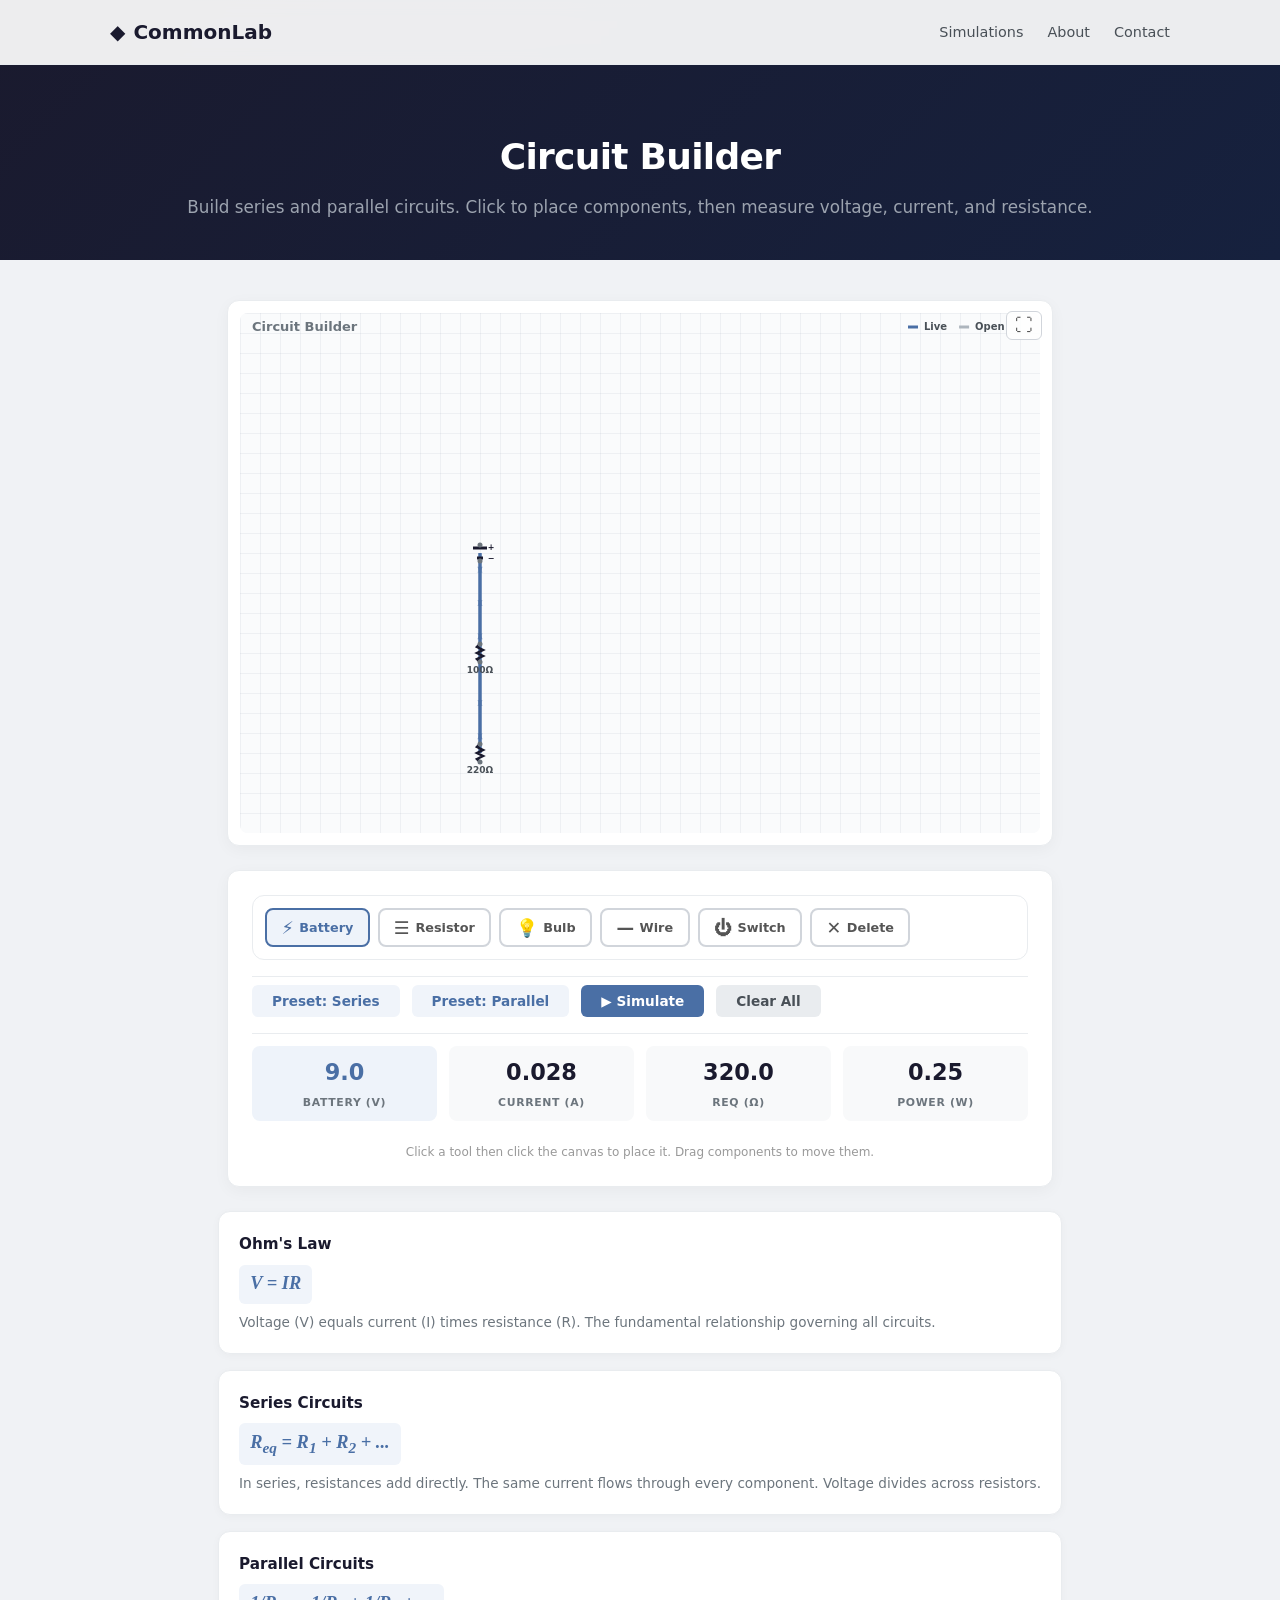
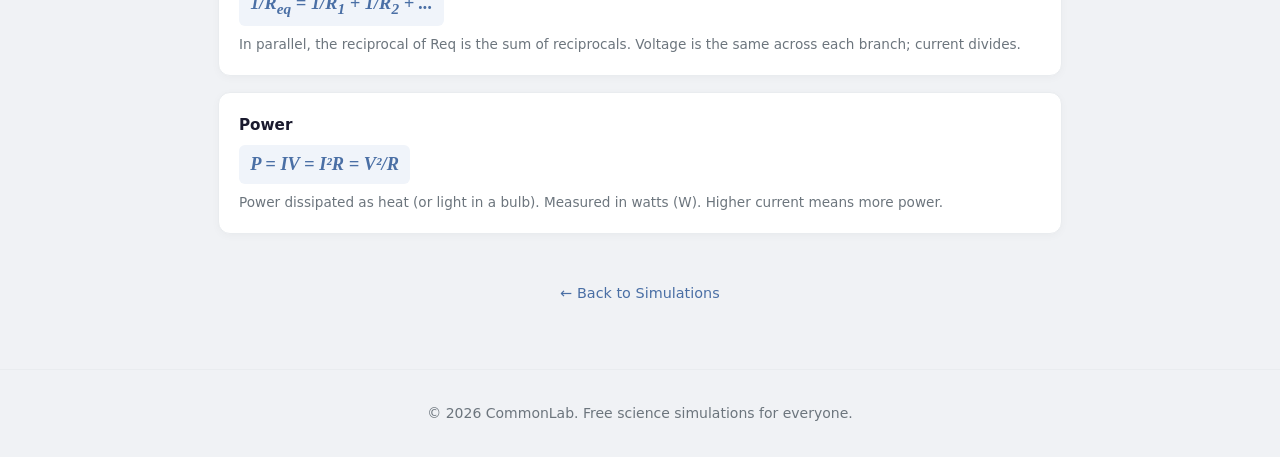
<file: simulations/circuits.html>
<!DOCTYPE html>
<html lang="en">
<head>
    <meta charset="UTF-8">
    <meta name="viewport" content="width=device-width, initial-scale=1.0">
    <title>Circuit Builder — CommonLab</title>
    <meta name="description" content="Build and test series and parallel circuits. Measure voltage, current, and resistance.">
    <link rel="stylesheet" href="../main.css?v=3">
    <style>
        #circuitCanvas { width: 100%; max-width: 800px; height: auto; aspect-ratio: 800 / 520; display: block; border-radius: 8px; background: #fafbfc; cursor: default; }

    </style>
</head>
<body>

<header class="site-header">
    <div class="container nav-container">
        <a href="../index.html" class="logo"><span class="logo-icon">&#9670;</span><span class="logo-text">CommonLab</span></a>
        <nav class="primary-nav"><ul>
            <li><a href="../index.html#simulations">Simulations</a></li>
            <li><a href="../index.html#about">About</a></li>
            <li><a href="../index.html#contact">Contact</a></li>
        </ul></nav>
    </div>
</header>

<main>
    <div class="sim-page-header">
        <div class="container">
            <h1>Circuit Builder</h1>
            <p>Build series and parallel circuits. Click to place components, then measure voltage, current, and resistance.</p>
        </div>
    </div>

    <section class="sim-canvas-area">
        <div class="container sim-layout">

            <div class="sim-main">
                <div class="canvas-wrapper">
                    <canvas id="circuitCanvas" width="800" height="520"></canvas>
                </div>

                <div class="controls-panel">
                    <div class="sim-toolbar">
                        <button class="sim-tool is-active" data-tool="battery">
                            <span class="sim-tool__icon">&#9889;</span> Battery
                        </button>
                        <button class="sim-tool" data-tool="resistor">
                            <span class="sim-tool__icon">&#9776;</span> Resistor
                        </button>
                        <button class="sim-tool" data-tool="bulb">
                            <span class="sim-tool__icon">&#128161;</span> Bulb
                        </button>
                        <button class="sim-tool" data-tool="wire">
                            <span class="sim-tool__icon">&#8212;</span> Wire
                        </button>
                        <button class="sim-tool" data-tool="switch">
                            <span class="sim-tool__icon">&#9211;</span> Switch
                        </button>
                        <button class="sim-tool" data-tool="delete">
                            <span class="sim-tool__icon">&#10005;</span> Delete
                        </button>
                    </div>

                    <div class="sim-actions">
                        <button class="sim-btn sim-btn--soft" id="presetSeries">Preset: Series</button>
                        <button class="sim-btn sim-btn--soft" id="presetParallel">Preset: Parallel</button>
                        <button class="sim-btn sim-btn--primary" id="runBtn">&#9654; Simulate</button>
                        <button class="sim-btn sim-btn--ghost" id="clearBtn">Clear All</button>
                    </div>

                    <div class="sim-readouts sim-readouts--4">
                        <div class="sim-readout sim-readout--highlight">
                            <div class="sim-readout__value" id="vBat">9.00</div>
                            <div class="sim-readout__label">Battery (V)</div>
                        </div>
                        <div class="sim-readout">
                            <div class="sim-readout__value" id="current">0.00</div>
                            <div class="sim-readout__label">Current (A)</div>
                        </div>
                        <div class="sim-readout">
                            <div class="sim-readout__value" id="req">0.00</div>
                            <div class="sim-readout__label">Req (&Omega;)</div>
                        </div>
                        <div class="sim-readout">
                            <div class="sim-readout__value" id="power">0.00</div>
                            <div class="sim-readout__label">Power (W)</div>
                        </div>
                    </div>

                    <div class="sim-help">Click a tool then click the canvas to place it. Drag components to move them.</div>
                </div>
            </div>

            <aside class="sim-sidebar">
                <div class="equation-card">
                    <h3>Ohm's Law</h3>
                    <div class="equation-formula">V = IR</div>
                    <p class="eq-explanation">
                        Voltage (V) equals current (I) times resistance (R).
                        The fundamental relationship governing all circuits.
                    </p>
                </div>
                <div class="equation-card">
                    <h3>Series Circuits</h3>
                    <div class="equation-formula">R<sub>eq</sub> = R<sub>1</sub> + R<sub>2</sub> + ...</div>
                    <p class="eq-explanation">
                        In series, resistances add directly. The same current flows
                        through every component. Voltage divides across resistors.
                    </p>
                </div>
                <div class="equation-card">
                    <h3>Parallel Circuits</h3>
                    <div class="equation-formula">1/R<sub>eq</sub> = 1/R<sub>1</sub> + 1/R<sub>2</sub> + ...</div>
                    <p class="eq-explanation">
                        In parallel, the reciprocal of Req is the sum of reciprocals.
                        Voltage is the same across each branch; current divides.
                    </p>
                </div>
                <div class="equation-card">
                    <h3>Power</h3>
                    <div class="equation-formula">P = IV = I&sup2;R = V&sup2;/R</div>
                    <p class="eq-explanation">
                        Power dissipated as heat (or light in a bulb). Measured
                        in watts (W). Higher current means more power.
                    </p>
                </div>
            </aside>

        </div>

        <div class="container" style="margin-top: 1.5rem; text-align: center;">
            <a href="../index.html#simulations" class="sim-back-link">← Back to Simulations</a>
        </div>
    </section>
</main>

<footer class="site-footer">
    <div class="container footer-container">
        <p>&copy; 2026 CommonLab. Free science simulations for everyone.</p>
    </div>
</footer>

<script src="../index.js?v=3"></script>
<script src="../library.js?v=3"></script>
<script>
'use strict';

// ═══ Canvas & State ═══
const canvas = document.getElementById('circuitCanvas');
const ctx = canvas.getContext('2d');
const W = canvas.width, H = canvas.height;
const T = SimLib.Theme.use('light');

// Grid
const GRID = 20;
const COLS = 40, ROWS = 26;

// Component types and their snap-to positions
let components = [];
let wires = [];   // each wire: {x1,y1,x2,y2}
let selectedTool = 'battery';
let selectedComp = null;
let isDragging = false;
let dragOffsetX = 0, dragOffsetY = 0;
let hoveredComp = null;
let draggingWire = null; // {from: comp, sx, sy, ex, ey}

// Battery voltage
let batteryVoltage = 9.0;

// ═══ Grid helpers ═══
function snapToGrid(x, y) {
    return {
        x: Math.round(x / GRID) * GRID,
        y: Math.round(y / GRID) * GRID
    };
}

function gridKey(x, y) {
    return (x / GRID) + ',' + (y / GRID);
}

function getCanvasPos(e) {
    return SimLib.CanvasUtils.eventPos(canvas, e);
}

// ═══ Component Logic ═══
function createComponent(type, gx, gy) {
    const id = Date.now() + Math.random();
    const base = {
        id, type, gx, gy,
        resistance: type === 'resistor' ? 100 : type === 'bulb' ? 50 : type === 'wire' ? 0.1 : 0,
        switchClosed: type === 'switch' ? true : null,
    };
    return base;
}

function addComponent(type, gx, gy) {
    const snap = {x: gx, y: gy};
    // Don't place on existing component
    if (findCompAt(snap.x, snap.y)) return null;
    const comp = createComponent(type, snap.x, snap.y);
    if (type === 'battery') {
        // Only one battery allowed
        const existing = components.filter(c => c.type === 'battery');
        if (existing.length >= 1) return null;
    }
    components.push(comp);
    // Auto-wire adjacent components for convenience
    autoWire(comp);
    return comp;
}

function findCompAt(gx, gy) {
    return components.find(c => c.gx === gx && c.gy === gy);
}

function deleteCompAt(gx, gy) {
    const idx = components.findIndex(c => c.gx === gx && c.gy === gy);
    if (idx >= 0) {
        const removed = components[idx];
        components.splice(idx, 1);
        // Remove wires connected to this component
        wires = wires.filter(w => {
            const a = w.compA, b = w.compB;
            return !(a && a.id === removed.id) && !(b && b.id === removed.id);
        });
        return removed;
    }
    return null;
}

function autoWire(comp) {
    // Find adjacent components within 2 grid cells to auto-wire
    const directions = [
        {dx: 0, dy: -2}, {dx: 0, dy: -4},   // above
        {dx: 0, dy: 2},  {dx: 0, dy: 4},    // below
        {dx: 2, dy: 0},  {dx: 4, dy: 0},    // right
        {dx: -2, dy: 0}, {dx: -4, dy: 0},   // left
    ];
    for (const dir of directions) {
        const nx = comp.gx + dir.dx * GRID;
        const ny = comp.gy + dir.dy * GRID;
        const neighbor = findCompAt(nx, ny);
        if (neighbor && neighbor.id !== comp.id) {
            // Check if already wired
            const already = wires.find(w =>
                (w.compA && w.compA.id === comp.id && w.compB && w.compB.id === neighbor.id) ||
                (w.compA && w.compA.id === neighbor.id && w.compB && w.compB.id === comp.id)
            );
            if (!already && comp.type !== 'wire' && neighbor.type !== 'wire') {
                wires.push({ compA: comp, compB: neighbor });
            }
        }
    }
}

// ═══ Circuit Analysis ═══
function analyzeCircuit() {
    // Build adjacency graph from wires
    const adj = new Map();
    for (const c of components) adj.set(c.id, []);

    for (const w of wires) {
        if (w.compA && w.compB) {
            adj.get(w.compA.id).push(w.compB.id);
            adj.get(w.compB.id).push(w.compA.id);
        }
    }

    // Find the battery
    const battery = components.find(c => c.type === 'battery');
    if (!battery) return { req: 0, current: 0, power: 0, hasBattery: false, shortCircuit: false };

    // BFS from battery to find all connected components
    const visited = new Set();
    const queue = [battery.id];
    visited.add(battery.id);
    while (queue.length > 0) {
        const cur = queue.shift();
        for (const nid of (adj.get(cur) || [])) {
            if (!visited.has(nid)) {
                visited.add(nid);
                queue.push(nid);
            }
        }
    }

    const connected = components.filter(c => visited.has(c.id));

    // Check for switches
    const openSwitches = connected.filter(c => c.type === 'switch' && !c.switchClosed);
    if (openSwitches.length > 0) {
        return { req: Infinity, current: 0, power: 0, hasBattery: true, shortCircuit: false, openSwitch: true };
    }

    // Separate into series-only or parallel branches
    // For simplicity: if all connected components are in a single path (each node has degree 1 or 2),
    // it's a series circuit. Otherwise try parallel computation.

    // Get non-battery, non-wire resistors
    const resistors = connected.filter(c => c.type === 'resistor' || c.type === 'bulb');
    const wireResistors = connected.filter(c => c.type === 'wire');

    if (resistors.length === 0) {
        // Just wires = short circuit
        if (wireResistors.length > 0) {
            return { req: 0, current: Infinity, power: Infinity, hasBattery: true, shortCircuit: true };
        }
        return { req: 0, current: 0, power: 0, hasBattery: true, shortCircuit: false, openCircuit: true };
    }

    // Determine topology: count degrees for non-wire components
    const nonWire = connected.filter(c => c.type !== 'wire');
    // Check if it's a pure series: each non-wire has degree exactly 2 (or 1 for endpoints)
    let isSeries = true;
    let endpointCount = 0;
    for (const c of nonWire) {
        const deg = (adj.get(c.id) || []).filter(nid => {
            const nc = components.find(cc => cc.id === nid);
            return nc && nc.type !== 'wire' && visited.has(nid);
        }).length;
        if (deg > 2) isSeries = false;
        if (deg <= 1) endpointCount++;
    }

    let req;
    if (isSeries && resistors.length <= 2) {
        // Simple series
        req = resistors.reduce((sum, r) => sum + r.resistance, 0) + wireResistors.reduce((s, w) => s + w.resistance, 0);
    } else {
        // Try to identify parallel: all resistors connected between the same two nodes (battery terminals)
        // A simpler heuristic: if there's a battery and multiple resistors, assume parallel if not series
        if (resistors.length >= 2 && !isSeries) {
            // Parallel: 1/Req = sum(1/Ri)
            let invSum = 0;
            for (const r of resistors) {
                if (r.resistance > 0) invSum += 1 / r.resistance;
            }
            req = invSum > 0 ? 1 / invSum : 0;
            // Add wire resistance in series with the parallel block
            req += wireResistors.reduce((s, w) => s + w.resistance, 0);
        } else if (resistors.length === 1) {
            req = resistors[0].resistance + wireResistors.reduce((s, w) => s + w.resistance, 0);
        } else {
            // Mixed / unknown - treat as series
            req = resistors.reduce((sum, r) => sum + r.resistance, 0) + wireResistors.reduce((s, w) => s + w.resistance, 0);
        }
    }

    const current = req > 0 ? batteryVoltage / req : 0;
    const power = batteryVoltage * current;

    // Branch currents for parallel
    let branchCurrents = [];
    if (!isSeries && resistors.length >= 2) {
        for (const r of resistors) {
            branchCurrents.push({ id: r.id, current: r.resistance > 0 ? batteryVoltage / r.resistance : 0 });
        }
    }

    return { req, current, power, hasBattery: true, shortCircuit: false, branchCurrents, batteryVoltage };
}

// ═══ Drawing ═══
function drawComponent(comp, isHovered, isSelected) {
    const cx = comp.gx, cy = comp.gy;
    const r = 8;

    // Highlight
    if (isHovered || isSelected) {
        ctx.fillStyle = T.accentSoft;
        ctx.beginPath();
        ctx.arc(cx, cy, r + 8, 0, Math.PI * 2);
        ctx.fill();
        ctx.strokeStyle = T.accent;
        ctx.lineWidth = 2;
        ctx.setLineDash([3, 3]);
        ctx.beginPath();
        ctx.arc(cx, cy, r + 8, 0, Math.PI * 2);
        ctx.stroke();
        ctx.setLineDash([]);
    }

    switch (comp.type) {
        case 'battery':
            // Long line (positive) and short line (negative)
            ctx.strokeStyle = T.ink;
            ctx.lineWidth = 3;
            // Long line
            ctx.beginPath();
            ctx.moveTo(cx - 7, cy - 5);
            ctx.lineTo(cx + 7, cy - 5);
            ctx.stroke();
            // Short line
            ctx.lineWidth = 3;
            ctx.beginPath();
            ctx.moveTo(cx - 3, cy + 5);
            ctx.lineTo(cx + 3, cy + 5);
            ctx.stroke();
            // Plus/minus
            ctx.fillStyle = T.ink;
            ctx.font = T.font(8, 'bold');
            ctx.textAlign = 'center';
            ctx.fillText('+', cx + 11, cy - 3);
            ctx.fillText('−', cx + 11, cy + 8);
            // Connection points
            ctx.fillStyle = T.muted;
            ctx.beginPath(); ctx.arc(cx, cy - 8, 2.5, 0, Math.PI * 2); ctx.fill();
            ctx.beginPath(); ctx.arc(cx, cy + 8, 2.5, 0, Math.PI * 2); ctx.fill();
            break;

        case 'resistor':
            // Zigzag
            ctx.strokeStyle = T.ink;
            ctx.lineWidth = 2.5;
            ctx.beginPath();
            const segW = 3, segH = 3;
            ctx.moveTo(cx, cy - 9);
            for (let i = 0; i < 5; i++) {
                const sx = cx + (i % 2 === 0 ? -segW : segW);
                const sy = cy - 9 + (i + 1) * (18 / 6);
                ctx.lineTo(sx, sy);
            }
            ctx.lineTo(cx, cy + 9);
            ctx.stroke();
            // Connection points
            ctx.fillStyle = T.muted;
            ctx.beginPath(); ctx.arc(cx, cy - 9, 2.5, 0, Math.PI * 2); ctx.fill();
            ctx.beginPath(); ctx.arc(cx, cy + 9, 2.5, 0, Math.PI * 2); ctx.fill();
            // Label resistance
            ctx.fillStyle = T.text;
            ctx.font = T.font(9, 'bold');
            ctx.textAlign = 'center';
            ctx.fillText(comp.resistance + '\u03A9', cx, cy + 20);
            break;

        case 'bulb':
            // Circle with filament
            ctx.strokeStyle = T.ink;
            ctx.lineWidth = 2;
            ctx.beginPath();
            ctx.arc(cx, cy, 8, 0, Math.PI * 2);
            ctx.stroke();
            // Filament
            ctx.lineWidth = 1.5;
            ctx.strokeStyle = T.danger;
            ctx.beginPath();
            ctx.moveTo(cx - 3, cy - 3);
            ctx.lineTo(cx, cy);
            ctx.lineTo(cx + 3, cy - 3);
            ctx.stroke();
            // Base
            ctx.strokeStyle = T.ink;
            ctx.lineWidth = 2;
            ctx.beginPath();
            ctx.moveTo(cx, cy + 8);
            ctx.lineTo(cx, cy + 11);
            ctx.stroke();
            // Connection points
            ctx.fillStyle = T.muted;
            ctx.beginPath(); ctx.arc(cx, cy - 8, 2.5, 0, Math.PI * 2); ctx.fill();
            ctx.beginPath(); ctx.arc(cx, cy + 11, 2.5, 0, Math.PI * 2); ctx.fill();
            // Glow when circuit is active
            const result = analyzeCircuit();
            if (result.current > 0 && !result.shortCircuit && !result.openCircuit) {
                const brightness = Math.min(1, result.current / 2);
                const glowRgb = SimLib.Color.parse(T.glow);
                ctx.fillStyle = `rgba(${glowRgb.r}, ${glowRgb.g}, ${glowRgb.b}, ${0.15 + brightness * 0.5})`;
                ctx.beginPath();
                ctx.arc(cx, cy, 14, 0, Math.PI * 2);
                ctx.fill();
            }
            break;

        case 'wire':
            // Small dot
            ctx.fillStyle = T.ink;
            ctx.beginPath();
            ctx.arc(cx, cy, 3.5, 0, Math.PI * 2);
            ctx.fill();
            break;

        case 'switch':
            ctx.strokeStyle = T.ink;
            ctx.lineWidth = 2.5;
            if (comp.switchClosed) {
                ctx.beginPath();
                ctx.moveTo(cx, cy - 8);
                ctx.lineTo(cx - 4, cy);
                ctx.lineTo(cx + 5, cy + 5);
                ctx.stroke();
            } else {
                ctx.beginPath();
                ctx.moveTo(cx, cy - 8);
                ctx.lineTo(cx - 4, cy);
                ctx.moveTo(cx + 6, cy);
                ctx.lineTo(cx + 10, cy + 4);
                ctx.stroke();
                // "Open" indicator
                ctx.strokeStyle = T.danger;
                ctx.lineWidth = 1;
                ctx.setLineDash([3, 3]);
                ctx.beginPath();
                ctx.moveTo(cx + 6, cy);
                ctx.lineTo(cx + 10, cy + 4);
                ctx.stroke();
                ctx.setLineDash([]);
            }
            // Connection points
            ctx.fillStyle = T.muted;
            ctx.beginPath(); ctx.arc(cx, cy - 8, 2.5, 0, Math.PI * 2); ctx.fill();
            ctx.beginPath(); ctx.arc(cx, cy + 8, 2.5, 0, Math.PI * 2); ctx.fill();
            break;
    }

    if (isSelected) {
        ctx.strokeStyle = T.accent;
        ctx.lineWidth = 2.5;
        ctx.beginPath();
        ctx.arc(cx, cy, r + 6, 0, Math.PI * 2);
        ctx.stroke();
    }
}

function draw() {
    ctx.clearRect(0, 0, W, H);

    // Background + grid + title (shared theme)
    SimLib.Draw.background(ctx, W, H, T);
    SimLib.Draw.grid(ctx, W, H, { step: GRID, color: 'rgba(26, 42, 78, 0.05)', lineWidth: 1, theme: T });
    SimLib.Draw.title(ctx, 'Circuit Builder', 12, 18, { size: 13, color: T.muted, theme: T });
    SimLib.Draw.legend(ctx, [
        { color: T.accent, label: 'Live', shape: 'line' },
        { color: T.faint, label: 'Open', shape: 'line' },
    ], W - 132, 14, { size: 10, gap: 12, theme: T });

    // Draw wires
    const result = analyzeCircuit();
    const hasCurrent = result.current > 0 && !result.shortCircuit && !result.openSwitch && !result.openCircuit;

    for (const w of wires) {
        if (w.compA && w.compB) {
            ctx.strokeStyle = hasCurrent ? T.accent : T.faint;
            ctx.lineWidth = hasCurrent ? 3 : 2;
            ctx.beginPath();
            ctx.moveTo(w.compA.gx, w.compA.gy);
            ctx.lineTo(w.compB.gx, w.compB.gy);
            ctx.stroke();
            // Current direction arrows (animated via opacity)
            if (hasCurrent) {
                const mx = (w.compA.gx + w.compB.gx) / 2;
                const my = (w.compA.gy + w.compB.gy) / 2;
                const dx = w.compB.gx - w.compA.gx;
                const dy = w.compB.gy - w.compA.gy;
                const dist = Math.sqrt(dx*dx + dy*dy);
                if (dist > 20) {
                    const nx = dx / dist, ny = dy / dist;
                    const arrowCount = Math.floor(dist / 30);
                    for (let i = 0; i < arrowCount; i++) {
                        const t = (i + 0.5) / arrowCount;
                        const ax = w.compA.gx + dx * t;
                        const ay = w.compA.gy + dy * t;
                        const alpha = 0.3 + 0.4 * Math.abs(Math.sin(Date.now() * 0.003 + i));
                        const accRgb = SimLib.Color.parse(T.accent);
                        ctx.fillStyle = `rgba(${accRgb.r}, ${accRgb.g}, ${accRgb.b}, ${alpha.toFixed(2)})`;
                        ctx.beginPath();
                        ctx.moveTo(ax + nx * 4, ay + ny * 4);
                        ctx.lineTo(ax - nx * 3 + ny * 2.5, ay - ny * 3 - nx * 2.5);
                        ctx.lineTo(ax - nx * 3 - ny * 2.5, ay - ny * 3 + nx * 2.5);
                        ctx.fill();
                    }
                }
            }
        }
    }

    // Draw dragging wire preview
    if (draggingWire) {
        const dragRgb = SimLib.Color.parse(T.accent);
        ctx.strokeStyle = `rgba(${dragRgb.r}, ${dragRgb.g}, ${dragRgb.b}, 0.4)`;
        ctx.lineWidth = 2;
        ctx.setLineDash([4, 4]);
        ctx.beginPath();
        ctx.moveTo(draggingWire.sx, draggingWire.sy);
        ctx.lineTo(draggingWire.ex, draggingWire.ey);
        ctx.stroke();
        ctx.setLineDash([]);
    }

    // Draw components
    const sel = selectedComp;
    for (const comp of components) {
        drawComponent(comp, comp === hoveredComp && comp !== sel, comp === sel);
    }

    // Short circuit warning
    if (result.shortCircuit) {
        ctx.fillStyle = 'rgba(220, 38, 38, 0.12)';
        ctx.fillRect(0, 0, W, H);
        SimLib.Draw.text(ctx, '⚠ SHORT CIRCUIT — Check your wiring', W/2, H - 20, { size: 16, weight: 'bold', color: T.danger, align: 'center', theme: T });
    }

    if (result.openSwitch) {
        ctx.fillStyle = 'rgba(245, 158, 11, 0.08)';
        ctx.fillRect(0, 0, W, H);
        SimLib.Draw.text(ctx, 'Switch is open — close it to complete the circuit', W/2, H - 20, { size: 14, weight: 'bold', color: T.warn, align: 'center', theme: T });
    }

    if (result.openCircuit) {
        ctx.fillStyle = 'rgba(100, 100, 100, 0.06)';
        ctx.fillRect(0, 0, W, H);
        SimLib.Draw.text(ctx, 'Open circuit — connect components with wires to form a loop', W/2, H - 20, { size: 13, color: T.muted, align: 'center', theme: T });
    }
}

// ═══ Update UI ═══
function updateReadouts() {
    const r = analyzeCircuit();
    document.getElementById('vBat').textContent = batteryVoltage.toFixed(1);
    if (r.shortCircuit) {
        document.getElementById('current').textContent = '∞';
        document.getElementById('req').textContent = '0';
        document.getElementById('power').textContent = '∞';
        document.getElementById('current').parentElement.classList.add('sim-readout--warn');
    } else if (r.openSwitch || r.openCircuit) {
        document.getElementById('current').textContent = '0.00';
        document.getElementById('req').textContent = r.openCircuit ? '∞' : '∞';
        document.getElementById('power').textContent = '0.00';
        document.getElementById('current').parentElement.classList.remove('sim-readout--warn');
    } else {
        document.getElementById('current').textContent = r.current.toFixed(3);
        document.getElementById('req').textContent = r.req.toFixed(1);
        document.getElementById('power').textContent = r.power.toFixed(2);
        document.getElementById('current').parentElement.classList.remove('sim-readout--warn');
    }
}

// ═══ Event Handling ═══
const toolButtons = document.querySelectorAll('.sim-tool');
toolButtons.forEach(btn => {
    btn.addEventListener('click', () => {
        toolButtons.forEach(b => b.classList.remove('is-active'));
        btn.classList.add('is-active');
        selectedTool = btn.dataset.tool;
        selectedComp = null;
    });
});

canvas.addEventListener('pointerdown', (e) => {
    const pos = getCanvasPos(e);
    const snap = snapToGrid(pos.x, pos.y);

    if (selectedTool === 'delete') {
        const removed = deleteCompAt(snap.x, snap.y);
        if (!removed) {
            // Try to delete wires near this position
        }
        selectedComp = null;
        draw();
        updateReadouts();
        return;
    }

    if (selectedTool === 'wire') {
        // Start wire drag
        const comp = findCompAt(snap.x, snap.y);
        if (comp) {
            draggingWire = { from: comp, sx: comp.gx, sy: comp.gy, ex: pos.x, ey: pos.y };
            canvas.setPointerCapture(e.pointerId);
        }
        return;
    }

    // Check if clicking on existing component
    const existing = findCompAt(snap.x, snap.y);
    if (existing) {
        if (existing.type === 'switch') {
            existing.switchClosed = !existing.switchClosed;
            draw();
            updateReadouts();
            return;
        }
        if (existing.type === 'battery') {
            // Allow voltage adjustment via prompt
            const newV = prompt('Set battery voltage (V):', batteryVoltage);
            if (newV !== null && !isNaN(+newV) && +newV > 0 && +newV <= 120) {
                batteryVoltage = +newV;
                updateReadouts();
                draw();
            }
            return;
        }
        if (existing.type === 'resistor') {
            const newR = prompt('Set resistance (Ω):', existing.resistance);
            if (newR !== null && !isNaN(+newR) && +newR >= 0.1 && +newR <= 100000) {
                existing.resistance = +newR;
                updateReadouts();
                draw();
            }
            return;
        }
        // Select for dragging
        selectedComp = existing;
        isDragging = true;
        dragOffsetX = existing.gx - snap.x;
        dragOffsetY = existing.gy - snap.y;
        canvas.style.cursor = 'grabbing';
        canvas.setPointerCapture(e.pointerId);
        return;
    }

    // Place new component
    if (['battery', 'resistor', 'bulb', 'wire', 'switch'].includes(selectedTool)) {
        const comp = addComponent(selectedTool, snap.x, snap.y);
        if (comp && selectedTool === 'battery') {
            // Default
        }
        if (comp && selectedTool === 'resistor') {
            comp.resistance = 100;
        }
    }

    selectedComp = null;
    draw();
    updateReadouts();
});

canvas.addEventListener('pointermove', (e) => {
    const pos = getCanvasPos(e);

    if (draggingWire) {
        draggingWire.ex = pos.x;
        draggingWire.ey = pos.y;
        draw();
        return;
    }

    if (isDragging && selectedComp) {
        const snap = snapToGrid(pos.x + dragOffsetX, pos.y + dragOffsetY);
        // Don't move onto another component
        const other = findCompAt(snap.x, snap.y);
        if (!other || other.id === selectedComp.id) {
            selectedComp.gx = snap.x;
            selectedComp.gy = snap.y;
            // Update wire positions automatically
            draw();
        }
        return;
    }

    const snap = snapToGrid(pos.x, pos.y);
    hoveredComp = findCompAt(snap.x, snap.y);
    if (hoveredComp || draggingWire) {
        canvas.style.cursor = 'pointer';
    } else if (['battery', 'resistor', 'bulb', 'wire', 'switch'].includes(selectedTool)) {
        canvas.style.cursor = 'crosshair';
    } else {
        canvas.style.cursor = 'default';
    }
    draw();
});

canvas.addEventListener('pointerup', (e) => {
    if (draggingWire) {
        const pos = getCanvasPos(e);
        const snap = snapToGrid(pos.x, pos.y);
        const target = findCompAt(snap.x, snap.y);
        if (target && target.id !== draggingWire.from.id) {
            // Add wire if not already present
            const already = wires.find(w =>
                (w.compA.id === draggingWire.from.id && w.compB.id === target.id) ||
                (w.compA.id === target.id && w.compB.id === draggingWire.from.id)
            );
            if (!already) {
                wires.push({ compA: draggingWire.from, compB: target });
            }
        }
        draggingWire = null;
        draw();
        updateReadouts();
    }
    isDragging = false;
    canvas.style.cursor = 'default';
});
canvas.addEventListener('pointercancel', () => {
    draggingWire = null;
    isDragging = false;
    canvas.style.cursor = 'default';
});

// ═══ Presets ═══
function clearAll() {
    components = [];
    wires = [];
    selectedComp = null;
    batteryVoltage = 9.0;
    draw();
    updateReadouts();
}

document.getElementById('presetSeries').addEventListener('click', () => {
    clearAll();
    const cx = 12, cyBase = 12;
    const bat = addComponent('battery', cx * GRID, cyBase * GRID);
    const r1 = addComponent('resistor', cx * GRID, (cyBase + 5) * GRID);
    r1.resistance = 100;
    const r2 = addComponent('resistor', cx * GRID, (cyBase + 10) * GRID);
    r2.resistance = 220;
    wires.push({ compA: bat, compB: r1 });
    wires.push({ compA: r1, compB: r2 });
    // Close the loop: r2 back to battery
    wires.push({ compA: r2, compB: bat });
    batteryVoltage = 9.0;
    draw();
    updateReadouts();
});

document.getElementById('presetParallel').addEventListener('click', () => {
    clearAll();
    const cx = 12;
    // Battery on left
    const bat = addComponent('battery', cx * GRID, 12 * GRID);
    // Two resistors side by side
    const r1 = addComponent('resistor', (cx + 6) * GRID, 7 * GRID);
    r1.resistance = 100;
    const r2 = addComponent('resistor', (cx + 6) * GRID, 17 * GRID);
    r2.resistance = 220;
    // Junction nodes (wire components)
    const jTop = addComponent('wire', (cx + 3) * GRID, 7 * GRID);
    const jBot = addComponent('wire', (cx + 3) * GRID, 17 * GRID);
    const jTopR = addComponent('wire', (cx + 9) * GRID, 7 * GRID);
    const jBotR = addComponent('wire', (cx + 9) * GRID, 17 * GRID);

    // Wiring
    wires.push({ compA: bat, compB: jTop });
    wires.push({ compA: jTop, compB: r1 });
    wires.push({ compA: r1, compB: jTopR });
    wires.push({ compA: jTopR, compB: jBotR });
    wires.push({ compA: jBotR, compB: r2 });
    wires.push({ compA: r2, compB: jBot });
    wires.push({ compA: jBot, compB: bat });

    batteryVoltage = 9.0;
    draw();
    updateReadouts();
});

document.getElementById('clearBtn').addEventListener('click', clearAll);
document.getElementById('runBtn').addEventListener('click', () => {
    updateReadouts();
    draw();
});

// ═══ Animation (SimLib) ═══
// The circuit is drawn in a fixed 800x520 logical coordinate space; SimLib
// maps that space onto the responsive (HiDPI-aware) displayed canvas so that
// what is drawn and what the pointer hits both line up.

// Initialize preset state
document.getElementById('presetSeries').click();
updateReadouts();

const app = SimLib.attach({
    canvas: canvas,
    logicalWidth: 800,
    logicalHeight: 520,
    SimulationClass: class CircuitSim extends SimLib.Simulation {
        onResize() { draw(); }
        onTick() { updateReadouts(); }
        onDraw(ctx) { draw(); }
    }
});
app.sim.start();
</script>
</body>
</html>
</file>
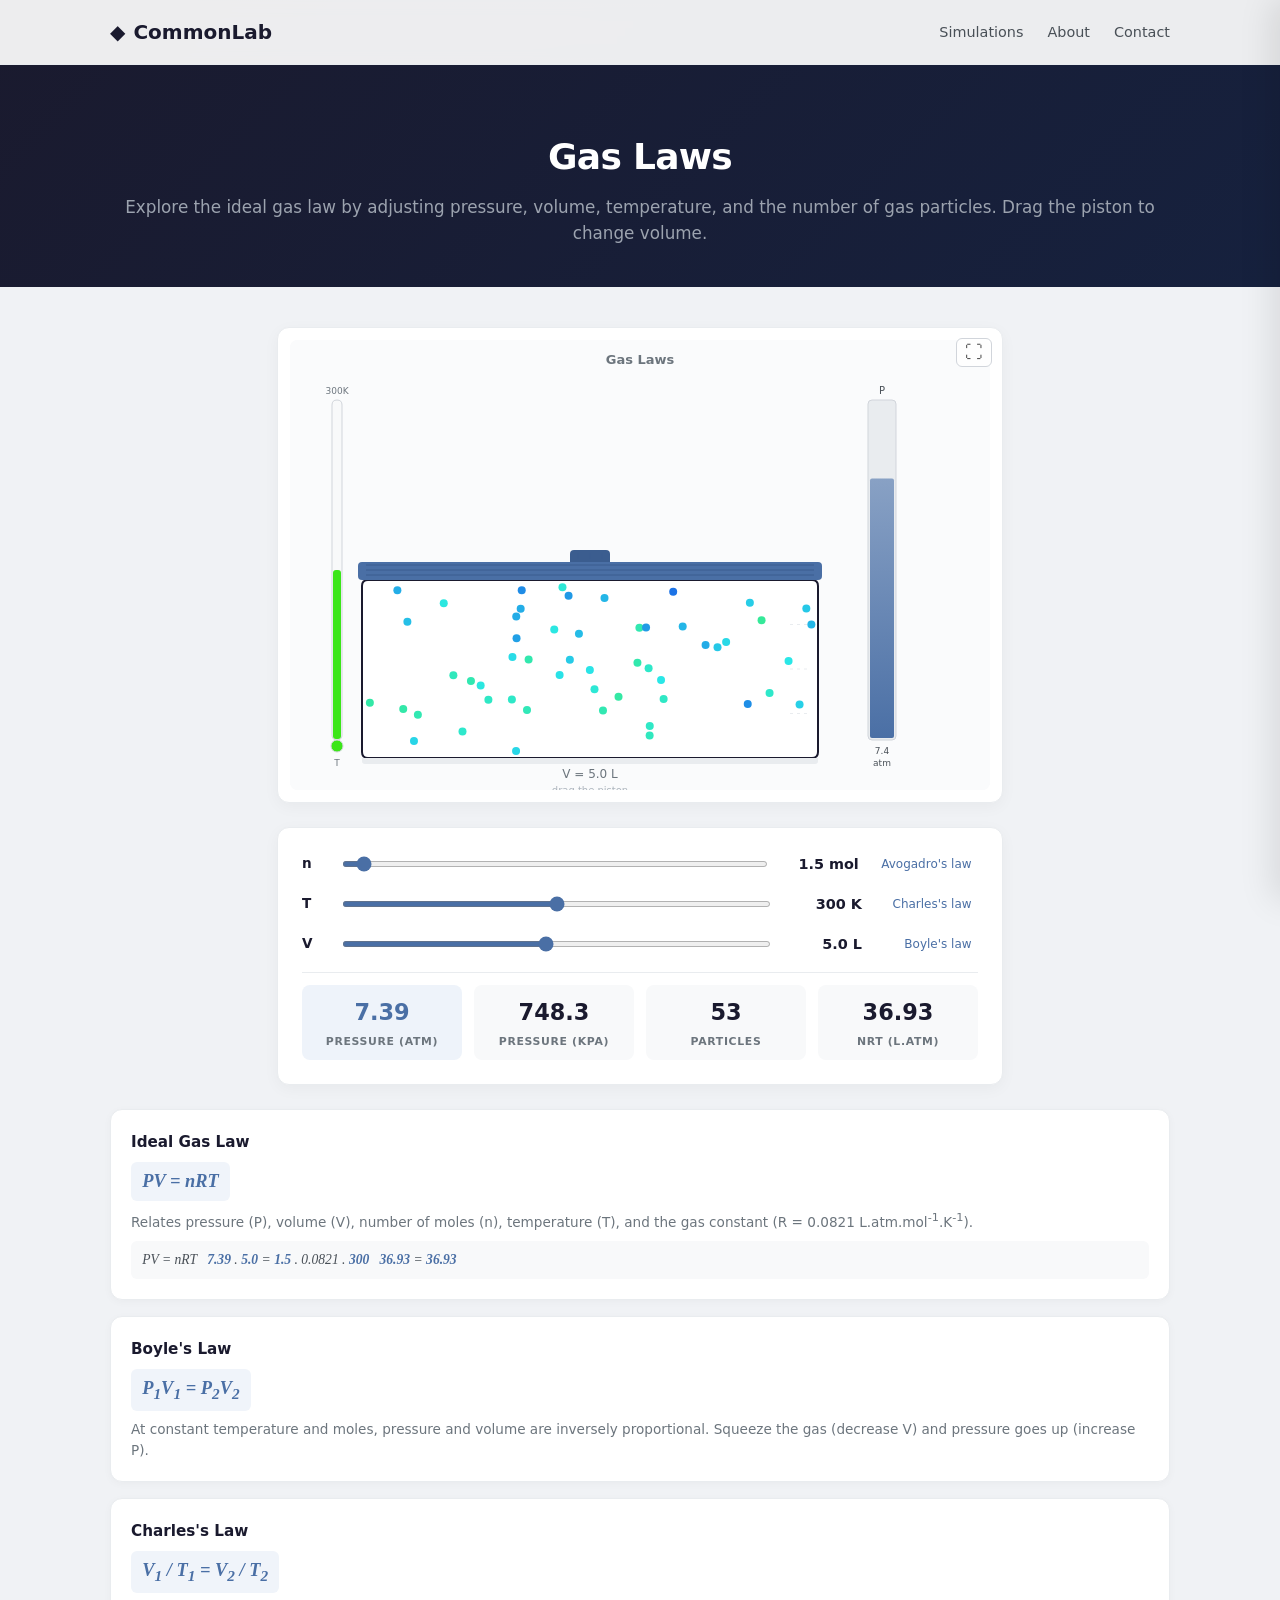
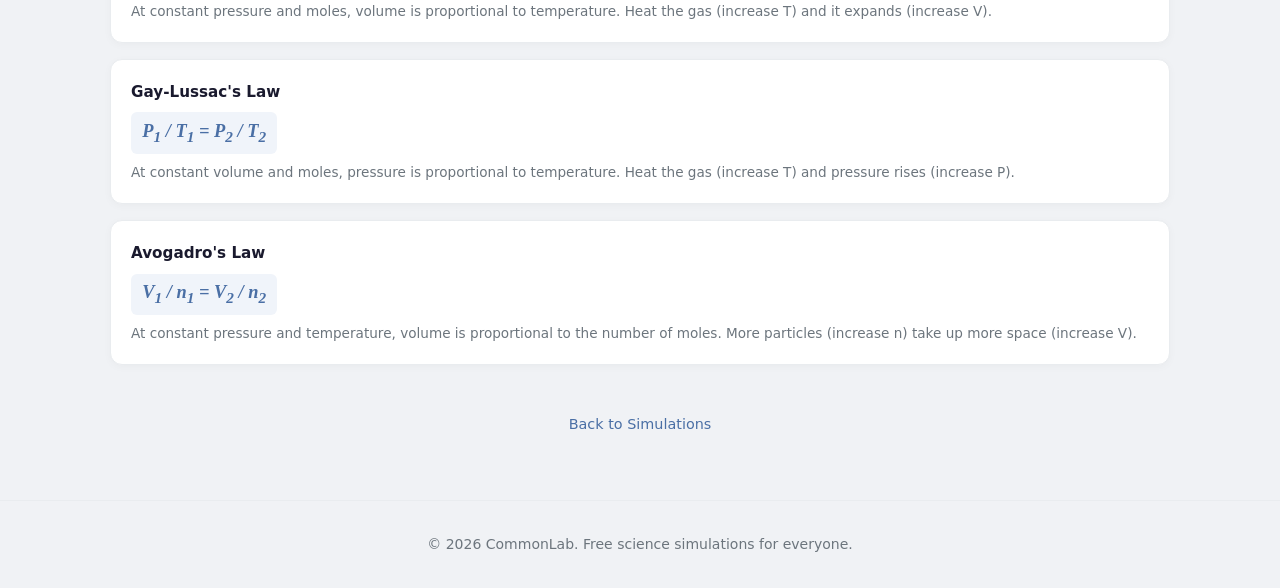
<file: simulations/gas-laws.html>
<!DOCTYPE html>
<html lang="en">
<head>
    <meta charset="UTF-8">
    <meta name="viewport" content="width=device-width, initial-scale=1.0">
    <title>Gas Laws — CommonLab</title>
    <meta name="description" content="Interactive ideal gas law simulation. Manipulate pressure, volume, temperature, and moles of a gas in real time.">
    <link rel="stylesheet" href="../main.css?v=3">
</head>
<body>

    <header class="site-header">
        <div class="container nav-container">
            <a href="../index.html" class="logo" aria-label="CommonLab Home">
                <span class="logo-icon">&#9670;</span>
                <span class="logo-text">CommonLab</span>
            </a>
            <nav class="primary-nav" aria-label="Main navigation">
                <ul>
                    <li><a href="../index.html#simulations">Simulations</a></li>
                    <li><a href="../index.html#about">About</a></li>
                    <li><a href="../index.html#contact">Contact</a></li>
                </ul>
            </nav>
        </div>
    </header>

    <main>
        <div class="sim-page-header">
            <div class="container">
                <h1>Gas Laws</h1>
                <p>Explore the ideal gas law by adjusting pressure, volume, temperature, and the number of gas particles. Drag the piston to change volume.</p>
            </div>
        </div>

        <section class="sim-canvas-area">
            <div class="container sim-layout">

                <!-- Left: Canvas + Controls -->
                <div class="sim-main">
                    <div class="canvas-wrapper">
                        <canvas id="gasCanvas" width="700" height="450"></canvas>
                    </div>

                    <!-- Controls -->
                    <div class="controls-panel">
                        <div class="control-row">
                            <span class="control-label">n</span>
                            <input type="range" id="molesSlider" min="0.5" max="30.0" value="1.5" step="0.1">
                            <span class="control-value" id="molesValue">1.5 mol</span>
                            <span class="control-law" data-law="avogadro" tabindex="0" role="button" aria-label="Learn about Avogadro's law">Avogadro's law</span>
                        </div>
                        <div class="control-row">
                            <span class="control-label">T</span>
                            <input type="range" id="tempSlider" min="100" max="500" value="300" step="5">
                            <span class="control-value" id="tempValue">300 K</span>
                            <span class="control-law" data-law="charles" tabindex="0" role="button" aria-label="Learn about Charles's law">Charles's law</span>
                        </div>
                        <div class="control-row">
                            <span class="control-label">V</span>
                            <input type="range" id="volumeSlider" min="0.5" max="10.0" value="5.0" step="0.1">
                            <span class="control-value" id="volumeValue">5.0 L</span>
                            <span class="control-law" data-law="boyle" tabindex="0" role="button" aria-label="Learn about Boyle's law">Boyle's law</span>
                        </div>

                        <!-- Value Readouts -->
                        <div class="sim-readouts sim-readouts--4">
                            <div class="sim-readout sim-readout--highlight">
                                <div class="sim-readout__value" id="pressureDisplay">0.74</div>
                                <div class="sim-readout__label">Pressure (atm)</div>
                            </div>
                            <div class="sim-readout">
                                <div class="sim-readout__value" id="pressureKpaDisplay">74.9</div>
                                <div class="sim-readout__label">Pressure (kPa)</div>
                            </div>
                            <div class="sim-readout">
                                <div class="sim-readout__value" id="particleCount">45</div>
                                <div class="sim-readout__label">Particles</div>
                            </div>
                            <div class="sim-readout">
                                <div class="sim-readout__value" id="nRTproduct">3.69</div>
                                <div class="sim-readout__label">nRT (L.atm)</div>
                            </div>
                        </div>
                    </div>
                </div>

                <!-- Right: Equations & Explanations -->
                <aside class="sim-sidebar">

                    <div class="equation-card">
                        <h3>Ideal Gas Law</h3>
                        <div class="equation-formula">PV = nRT</div>
                        <p class="eq-explanation">
                            Relates pressure (P), volume (V), number of moles (n), temperature (T),
                            and the gas constant (R = 0.0821 L.atm.mol<sup>-1</sup>.K<sup>-1</sup>).
                        </p>
                        <div class="eq-sub" id="idealGasSub">
                            PV = nRT
                            <span class="hl" id="eqP">0.74</span> .
                            <span class="hl" id="eqV">5.0</span>
                            =
                            <span class="hl" id="eqN">1.5</span> . 0.0821 .
                            <span class="hl" id="eqT">300</span>
                            <span class="hl" id="eqResult">3.69</span> = <span class="hl">3.69</span>
                        </div>
                    </div>

                    <div class="equation-card">
                        <h3>Boyle's Law</h3>
                        <div class="equation-formula">P<sub>1</sub>V<sub>1</sub> = P<sub>2</sub>V<sub>2</sub></div>
                        <p class="eq-explanation">
                            At constant temperature and moles, pressure and volume are inversely proportional.
                            Squeeze the gas (decrease V) and pressure goes up (increase P).
                        </p>
                    </div>

                    <div class="equation-card">
                        <h3>Charles's Law</h3>
                        <div class="equation-formula">V<sub>1</sub> / T<sub>1</sub> = V<sub>2</sub> / T<sub>2</sub></div>
                        <p class="eq-explanation">
                            At constant pressure and moles, volume is proportional to temperature.
                            Heat the gas (increase T) and it expands (increase V).
                        </p>
                    </div>

                    <div class="equation-card">
                        <h3>Gay-Lussac's Law</h3>
                        <div class="equation-formula">P<sub>1</sub> / T<sub>1</sub> = P<sub>2</sub> / T<sub>2</sub></div>
                        <p class="eq-explanation">
                            At constant volume and moles, pressure is proportional to temperature.
                            Heat the gas (increase T) and pressure rises (increase P).
                        </p>
                    </div>

                    <div class="equation-card">
                        <h3>Avogadro's Law</h3>
                        <div class="equation-formula">V<sub>1</sub> / n<sub>1</sub> = V<sub>2</sub> / n<sub>2</sub></div>
                        <p class="eq-explanation">
                            At constant pressure and temperature, volume is proportional to the number of moles.
                            More particles (increase n) take up more space (increase V).
                        </p>
                    </div>

                </aside>

            </div>

            <div class="container" style="margin-top: 1.5rem; text-align: center;">
                <a href="../index.html#simulations" class="sim-back-link">Back to Simulations</a>
            </div>
        </section>
    </main>

    <footer class="site-footer">
        <div class="container footer-container">
            <p>&copy; 2026 CommonLab. Free science simulations for everyone.</p>
        </div>
    </footer>

    <!-- Law Popup Modal -->
    <div class="modal-overlay" id="modalOverlay"></div>
    <div class="modal-panel" id="modalPanel">
        <div class="modal-header">
            <h2 id="modalTitle">Law</h2>
            <button class="modal-close" id="modalClose" aria-label="Close">&times;</button>
        </div>
        <div class="modal-body" id="modalBody">
            <div class="modal-formula" id="modalFormula"></div>
            <p class="eq-explanation" id="modalExplanation"></p>
            <div class="eq-detail" id="modalDetail"></div>
        </div>
    </div>

    <script src="../index.js?v=3"></script>
    <script src="../library.js?v=3"></script>
    <script>
    (function(){
      'use strict';

      const T = SimLib.Theme.use('light');

      class GasLawsSim extends SimLib.Simulation {
        onInit() {
          this.R = 0.082057; this.PARTICLE_RADIUS = 4; this.BASE_SPEED = 3.6;
          this.n = 1.5; this.T = 300; this.V = 5.0;
          this.isDraggingPiston = false; this.dragStartY = 0; this.dragStartV = 0;

          this.canvas = document.getElementById('gasCanvas');
          this.ctx = this.app.ctx;
          this.W = this.logical.w;
          this.H = this.logical.h;
          this.canvas.style.touchAction = 'none';

          this.molesSlider = document.getElementById('molesSlider'); this.tempSlider = document.getElementById('tempSlider'); this.volumeSlider = document.getElementById('volumeSlider');
          this.molesValue = document.getElementById('molesValue'); this.tempValue = document.getElementById('tempValue'); this.volumeValue = document.getElementById('volumeValue');
          this.pressureDisplay = document.getElementById('pressureDisplay'); this.pressureKpaDisplay = document.getElementById('pressureKpaDisplay'); this.particleCount = document.getElementById('particleCount'); this.nRTproduct = document.getElementById('nRTproduct');
          this.eqP = document.getElementById('eqP'); this.eqV = document.getElementById('eqV'); this.eqN = document.getElementById('eqN'); this.eqT = document.getElementById('eqT'); this.eqResult = document.getElementById('eqResult'); this.idealGasSub = document.getElementById('idealGasSub');

          this.modalOverlay = document.getElementById('modalOverlay'); this.modalPanel = document.getElementById('modalPanel'); this.modalTitle = document.getElementById('modalTitle'); this.modalFormula = document.getElementById('modalFormula'); this.modalExplanation = document.getElementById('modalExplanation'); this.modalDetail = document.getElementById('modalDetail'); this.modalClose = document.getElementById('modalClose');

          this.particles = [];

          // wire sliders
          this.molesSlider.addEventListener('input', () => this.updateSimulation());
          this.tempSlider.addEventListener('input', () => this.updateSimulation());
          this.volumeSlider.addEventListener('input', () => this.updateSimulation());

          // pointer interaction (mouse, touch and pen share one code path)
          this.canvas.addEventListener('pointerdown', (e) => {
            const pos = this.getCanvasEventPos(e);
            if (!this.isNearPiston(pos)) return;
            this.isDraggingPiston = true;
            this.dragStartY = pos.y;
            this.dragStartV = this.V;
            this.canvas.style.cursor = 'ns-resize';
            this.canvas.setPointerCapture(e.pointerId);
            e.preventDefault();
          });
          this.canvas.addEventListener('pointermove', (e) => {
            const pos = this.getCanvasEventPos(e);
            if (this.isDraggingPiston) {
              const dy = pos.y - this.dragStartY;
              const newV = Math.max(0.5, Math.min(10.0, this.dragStartV - (dy / 360) * 9.5));
              this.volumeSlider.value = newV.toFixed(1);
              this.updateSimulation();
              e.preventDefault();
            } else {
              this.canvas.style.cursor = this.isNearPiston(pos) ? 'ns-resize' : 'default';
            }
          });
          const endPistonDrag = () => { this.isDraggingPiston = false; this.canvas.style.cursor = 'default'; };
          this.canvas.addEventListener('pointerup', endPistonDrag);
          this.canvas.addEventListener('pointercancel', endPistonDrag);
          this.canvas.addEventListener('pointerleave', () => { if (!this.isDraggingPiston) this.canvas.style.cursor = 'default'; });

          // modal data
          this.lawData = {
            boyle: { title: "Boyle's Law", formula: 'P\u2081V\u2081 = P\u2082V\u2082', explanation: 'At constant temperature and moles, the pressure and volume of a gas are inversely proportional. When you squeeze a gas into a smaller space, its pressure increases proportionally.', detail: 'Boyle\'s law describes how pressure and volume relate at constant n and T: P \u221d 1/V. If you double the volume, pressure halves; if you halve the volume, pressure doubles. This assumes the gas behaves ideally (no intermolecular forces and point-mass particles).' },
            charles: { title: "Charles's Law", formula: 'V\u2081 / T\u2081 = V\u2082 / T\u2082', explanation: 'At constant pressure and moles, the volume of a gas is proportional to its absolute temperature. Heating a gas causes it to expand; cooling causes it to contract.', detail: 'Charles\'s law states that volume is directly proportional to absolute temperature at constant n and P: V \u221d T. At absolute zero (0 K), the volume of an ideal gas would theoretically reach zero. This is why temperature must be measured in Kelvin.' },
            gaylussac: { title: 'Gay-Lussac\'s Law', formula: 'P\u2081 / T\u2081 = P\u2082 / T\u2082', explanation: 'At constant volume and moles, the pressure of a gas is proportional to its absolute temperature. Heating a gas in a rigid container increases the pressure.', detail: 'Gay-Lussac\'s law describes the direct proportionality between pressure and absolute temperature at constant n and V: P \u221d T. This explains why aerosol cans warn against heating - the pressure inside can rise until the container fails.' },
            avogadro: { title: "Avogadro's Law", formula: 'V\u2081 / n\u2081 = V\u2082 / n\u2082', explanation: 'At constant pressure and temperature, the volume of a gas is proportional to the number of moles. More gas particles require more space at the same pressure.', detail: 'Avogadro\'s law states that equal volumes of gases at the same temperature and pressure contain equal numbers of molecules: V \u221d n. At STP (0 \u00b0C, 1 atm), one mole of any ideal gas occupies 22.4 L.' }
          };

          // modal wiring
          document.querySelectorAll('.control-law').forEach((el) => {
            el.addEventListener('click', () => this.openModal(el.getAttribute('data-law')));
            el.addEventListener('keydown', (e) => { if (e.key === 'Enter' || e.key === ' ') { e.preventDefault(); this.openModal(el.getAttribute('data-law')); } });
          });
          this.modalClose.addEventListener('click', () => this.closeModal());
          this.modalOverlay.addEventListener('click', () => this.closeModal());
          document.addEventListener('keydown', (e) => { if (e.key === 'Escape') this.closeModal(); });

          // initialize
          this.rebuildParticles(); this.updateSimulation();
        }

        // geometry & particles
        getParticleCount() { return Math.round(this.n * 35); }
        createParticle() { return { x: 300 + (Math.random() - 0.5) * 380, y: 250 + (Math.random() - 0.5) * 200, vx: (Math.random() - 0.5) * this.BASE_SPEED, vy: (Math.random() - 0.5) * this.BASE_SPEED }; }
        rebuildParticles() { const target = this.getParticleCount(); while (this.particles.length < target) this.particles.push(this.createParticle()); if (this.particles.length > target) this.particles.length = target; }
        getChamberBounds() { const left = 72; const right = 528; const bottom = 418; const top = 420 - (this.V / 10) * 360; return { left, right, top, bottom, width: right - left, height: bottom - top }; }
        vFromTop(top) { const clamped = Math.max(58, Math.min(370, top)); return ((420 - clamped) / 360) * 10; }
        updateParticles() { const bounds = this.getChamberBounds(); const pad = this.PARTICLE_RADIUS + 2; const speedFactor = Math.sqrt(this.T / 300); for (const p of this.particles) { p.x += p.vx * speedFactor; p.y += p.vy * speedFactor; if (p.x < bounds.left + pad) { p.x = bounds.left + pad; p.vx = Math.abs(p.vx); } if (p.x > bounds.right - pad) { p.x = bounds.right - pad; p.vx = -Math.abs(p.vx); } if (p.y < bounds.top + pad) { p.y = bounds.top + pad; p.vy = Math.abs(p.vy); } if (p.y > bounds.bottom - pad) { p.y = bounds.bottom - pad; p.vy = -Math.abs(p.vy); } } }

        // drawing
        onDraw(ctx) {
          const W = this.W; const H = this.H; const bounds = this.getChamberBounds(); ctx.clearRect(0,0,W,H);
          const tNorm = (this.T - 100) / 400; SimLib.Draw.background(ctx, W, H, T); SimLib.Draw.title(ctx, 'Gas Laws', W / 2, 24, { size: 13, color: T.muted, align: 'center', theme: T });
          this.drawThermometer(tNorm);
          ctx.fillStyle = T.surface; ctx.strokeStyle = T.ink; ctx.lineWidth = 2; const ch = bounds; ctx.beginPath(); this.roundRect(ctx, ch.left, ch.top, ch.width, ch.height, 6); ctx.fill(); ctx.stroke(); const pistonTop = ch.top - 18; ctx.fillStyle = T.accent; ctx.beginPath(); this.roundRect(ctx, ch.left - 4, pistonTop, ch.width + 8, 18, 4); ctx.fill(); ctx.fillStyle = T.accentDark; const hw = 40, hh = 12; const hx = ch.left + ch.width / 2 - hw / 2; const hy = pistonTop - hh; ctx.beginPath(); this.roundRect(ctx, hx, hy, hw, hh, [4,4,0,0]); ctx.fill(); ctx.strokeStyle = T.accentDark; ctx.lineWidth = 1; for (let i=0;i<3;i++){ const lx = hx + 8 + i*12; ctx.beginPath(); ctx.moveTo(lx, hy+3); ctx.lineTo(lx, hy+hh-3); ctx.stroke(); } ctx.strokeStyle = T.accentDark; ctx.lineWidth = 1; for (let i=0;i<3;i++){ const ry = pistonTop + 3 + i*5; ctx.beginPath(); ctx.moveTo(ch.left+4, ry); ctx.lineTo(ch.right-4, ry); ctx.stroke(); } ctx.fillStyle = T.border; ctx.beginPath(); this.roundRect(ctx, ch.left, ch.bottom, ch.width, 6, [0,0,4,4]); ctx.fill(); const speedFactor = Math.sqrt(this.T / 300); for (const p of this.particles) { const speed = Math.sqrt(p.vx*p.vx + p.vy*p.vy) * speedFactor; const norm = Math.min(speed / (this.BASE_SPEED * 2.0), 1); const hue = 220 - norm * 220; const lit = 50 + norm * 20; ctx.fillStyle = 'hsl(' + hue + ', 80%, ' + lit + '%)'; ctx.beginPath(); ctx.arc(p.x, p.y, this.PARTICLE_RADIUS, 0, Math.PI*2); ctx.fill(); if (norm > 0.5) { ctx.beginPath(); ctx.arc(p.x,p.y,this.PARTICLE_RADIUS+2,0,Math.PI*2); ctx.fillStyle = 'hsla(' + hue + ', 80%, ' + lit + '%, 0.12)'; ctx.fill(); } }
          this.drawPressureGauge(); ctx.strokeStyle = T.border; ctx.lineWidth = 1; ctx.setLineDash([3,4]); for (let i=1;i<4;i++){ const sy = ch.top + (ch.height/4)*i; ctx.beginPath(); ctx.moveTo(ch.right - 28, sy); ctx.lineTo(ch.right - 10, sy); ctx.stroke(); } ctx.setLineDash([]); ctx.fillStyle = T.muted; ctx.font = T.font(12); ctx.textAlign = 'center'; ctx.fillText('V = ' + this.V.toFixed(1) + ' L', ch.left + ch.width/2, ch.bottom + 20); ctx.fillStyle = T.faint; ctx.font = T.font(10); ctx.textAlign = 'center'; ctx.fillText('drag the piston', ch.left + ch.width/2, ch.bottom + 36);
        }

        drawPressureGauge() { const ctx = this.ctx; const gx = 578, gy = 60, gw = 28, gh = 340; ctx.fillStyle = T.border; ctx.beginPath(); this.roundRect(ctx, gx, gy, gw, gh, 4); ctx.fill(); const P = this.n * this.R * this.T / this.V; const maxP = Math.max(P * 1.3, 2.0); const ratio = Math.min(P / maxP, 1); const fh = gh * ratio; const fy = gy + gh - fh; const grad = ctx.createLinearGradient(gx, gy + gh, gx, gy); grad.addColorStop(0, T.accent); grad.addColorStop(1, SimLib.Color.lighten(T.accent, 0.45)); ctx.fillStyle = grad; ctx.beginPath(); this.roundRect(ctx, gx + 2, fy, gw - 4, fh - 2, 2); ctx.fill(); ctx.strokeStyle = T.borderStrong; ctx.lineWidth = 1; ctx.beginPath(); this.roundRect(ctx, gx, gy, gw, gh, 4); ctx.stroke(); ctx.fillStyle = T.text; ctx.font = T.font(10); ctx.textAlign = 'center'; ctx.fillText('P', gx + gw/2, gy - 6); ctx.font = T.font(9); ctx.fillText(P.toFixed(1), gx + gw/2, gy + gh + 14); ctx.fillText('atm', gx + gw/2, gy + gh + 26); }

        drawThermometer(tNorm) { const ctx = this.ctx; const tx = 42, ty = 60, tw = 10, th = 340; ctx.fillStyle = T.surface2; ctx.beginPath(); this.roundRect(ctx, tx, ty, tw, th, 5); ctx.fill(); ctx.strokeStyle = T.borderStrong; ctx.lineWidth = 1; ctx.beginPath(); this.roundRect(ctx, tx, ty, tw, th, 5); ctx.stroke(); const fh = th * tNorm; const fy = ty + th - fh; const hue = 220 - tNorm * 220; ctx.fillStyle = 'hsl(' + hue + ', 80%, 50%)'; ctx.beginPath(); this.roundRect(ctx, tx + 1, fy, tw - 2, fh - 1, 3); ctx.fill(); ctx.fillStyle = 'hsl(' + hue + ', 80%, 50%)'; ctx.beginPath(); ctx.arc(tx + tw/2, ty + th + 6, 6, 0, Math.PI*2); ctx.fill(); ctx.strokeStyle = T.borderStrong; ctx.lineWidth = 1; ctx.stroke(); ctx.fillStyle = T.muted; ctx.font = T.font(9); ctx.textAlign = 'center'; ctx.fillText(this.T + 'K', tx + tw/2, ty - 6); ctx.fillText('T', tx + tw/2, ty + th + 26); }

        roundRect(ctx, x, y, w, h, r) { if (typeof r === 'number') r = [r, r, r, r]; if (!Array.isArray(r)) r = [r, r, r, r]; const [tl,tr,br,bl] = r.map(v => Math.min(v || 0, Math.min(w,h)/2)); ctx.moveTo(x + tl, y); ctx.lineTo(x + w - tr, y); ctx.quadraticCurveTo(x + w, y, x + w, y + tr); ctx.lineTo(x + w, y + h - br); ctx.quadraticCurveTo(x + w, y + h, x + w - br, y + h); ctx.lineTo(x + bl, y + h); ctx.quadraticCurveTo(x, y + h, x, y + h - bl); ctx.lineTo(x, y + tl); ctx.quadraticCurveTo(x, y, x + tl, y); }

        updateSimulation() {
          this.n = parseFloat(this.molesSlider.value); this.T = parseFloat(this.tempSlider.value); this.V = parseFloat(this.volumeSlider.value);
          const P = this.n * this.R * this.T / this.V; const P_kPa = P * 101.325; const nRT = this.n * this.R * this.T; const PV = P * this.V;
          this.molesValue.textContent = this.n.toFixed(1) + ' mol'; this.tempValue.textContent = this.T.toFixed(0) + ' K'; this.volumeValue.textContent = this.V.toFixed(1) + ' L'; this.pressureDisplay.textContent = P.toFixed(2); this.pressureKpaDisplay.textContent = P_kPa.toFixed(1); this.particleCount.textContent = this.particles.length; this.nRTproduct.textContent = nRT.toFixed(2); this.eqP.textContent = P.toFixed(2); this.eqV.textContent = this.V.toFixed(1); this.eqN.textContent = this.n.toFixed(1); this.eqT.textContent = this.T.toFixed(0); this.eqResult.textContent = nRT.toFixed(2); const diff = Math.abs(PV - nRT); const check = diff < 0.05 ? '=' : '~'; this.idealGasSub.innerHTML = 'PV = nRT &nbsp;&nbsp;' + '<span class="hl">' + P.toFixed(2) + '</span> . <span class="hl">' + this.V.toFixed(1) + '</span>' + ' = ' + '<span class="hl">' + this.n.toFixed(1) + '</span> . 0.0821 . <span class="hl">' + this.T.toFixed(0) + '</span>' + ' &nbsp;&nbsp;' + '<span class="hl">' + PV.toFixed(2) + '</span> ' + check + ' <span class="hl">' + nRT.toFixed(2) + '</span>';
          this.rebuildParticles();
        }

        // input helpers
        getCanvasEventPos(e) { return SimLib.CanvasUtils.eventPos(this.canvas, e); }
        isNearPiston(pos) { const bounds = this.getChamberBounds(); const pistonTop = bounds.top - 18; const pistonBottom = bounds.top + 5; const areaLeft = bounds.left - 10; const areaRight = bounds.right + 10; return pos.x >= areaLeft && pos.x <= areaRight && pos.y >= pistonTop - 14 && pos.y <= pistonBottom; }

        // lifecycle: update particles each tick
        onTick(dt) { this.updateParticles(); }

        // modal helpers
        getScrollbarWidth() { return window.innerWidth - document.documentElement.clientWidth; }
        openModal(lawKey) { const data = this.lawData[lawKey]; if (!data) return; this.modalTitle.textContent = data.title; this.modalFormula.textContent = data.formula; this.modalExplanation.textContent = data.explanation; this.modalDetail.textContent = data.detail; var sbw = this.getScrollbarWidth() + 'px'; document.body.style.paddingRight = sbw; document.body.style.overflow = 'hidden'; var header = document.querySelector('.site-header'); if (header) header.style.paddingRight = sbw; this.modalOverlay.classList.add('active'); this.modalPanel.classList.add('active'); }
        closeModal() { this.modalOverlay.classList.remove('active'); this.modalPanel.classList.remove('active'); document.body.style.overflow = ''; document.body.style.paddingRight = ''; var header = document.querySelector('.site-header'); if (header) header.style.paddingRight = ''; }
      }

      const app = SimLib.attach({ canvas: document.getElementById('gasCanvas'), logicalWidth: 700, logicalHeight: 450, SimulationClass: GasLawsSim });
      app.sim.start();
    })();
    </script>
</body>
</html>
</file>
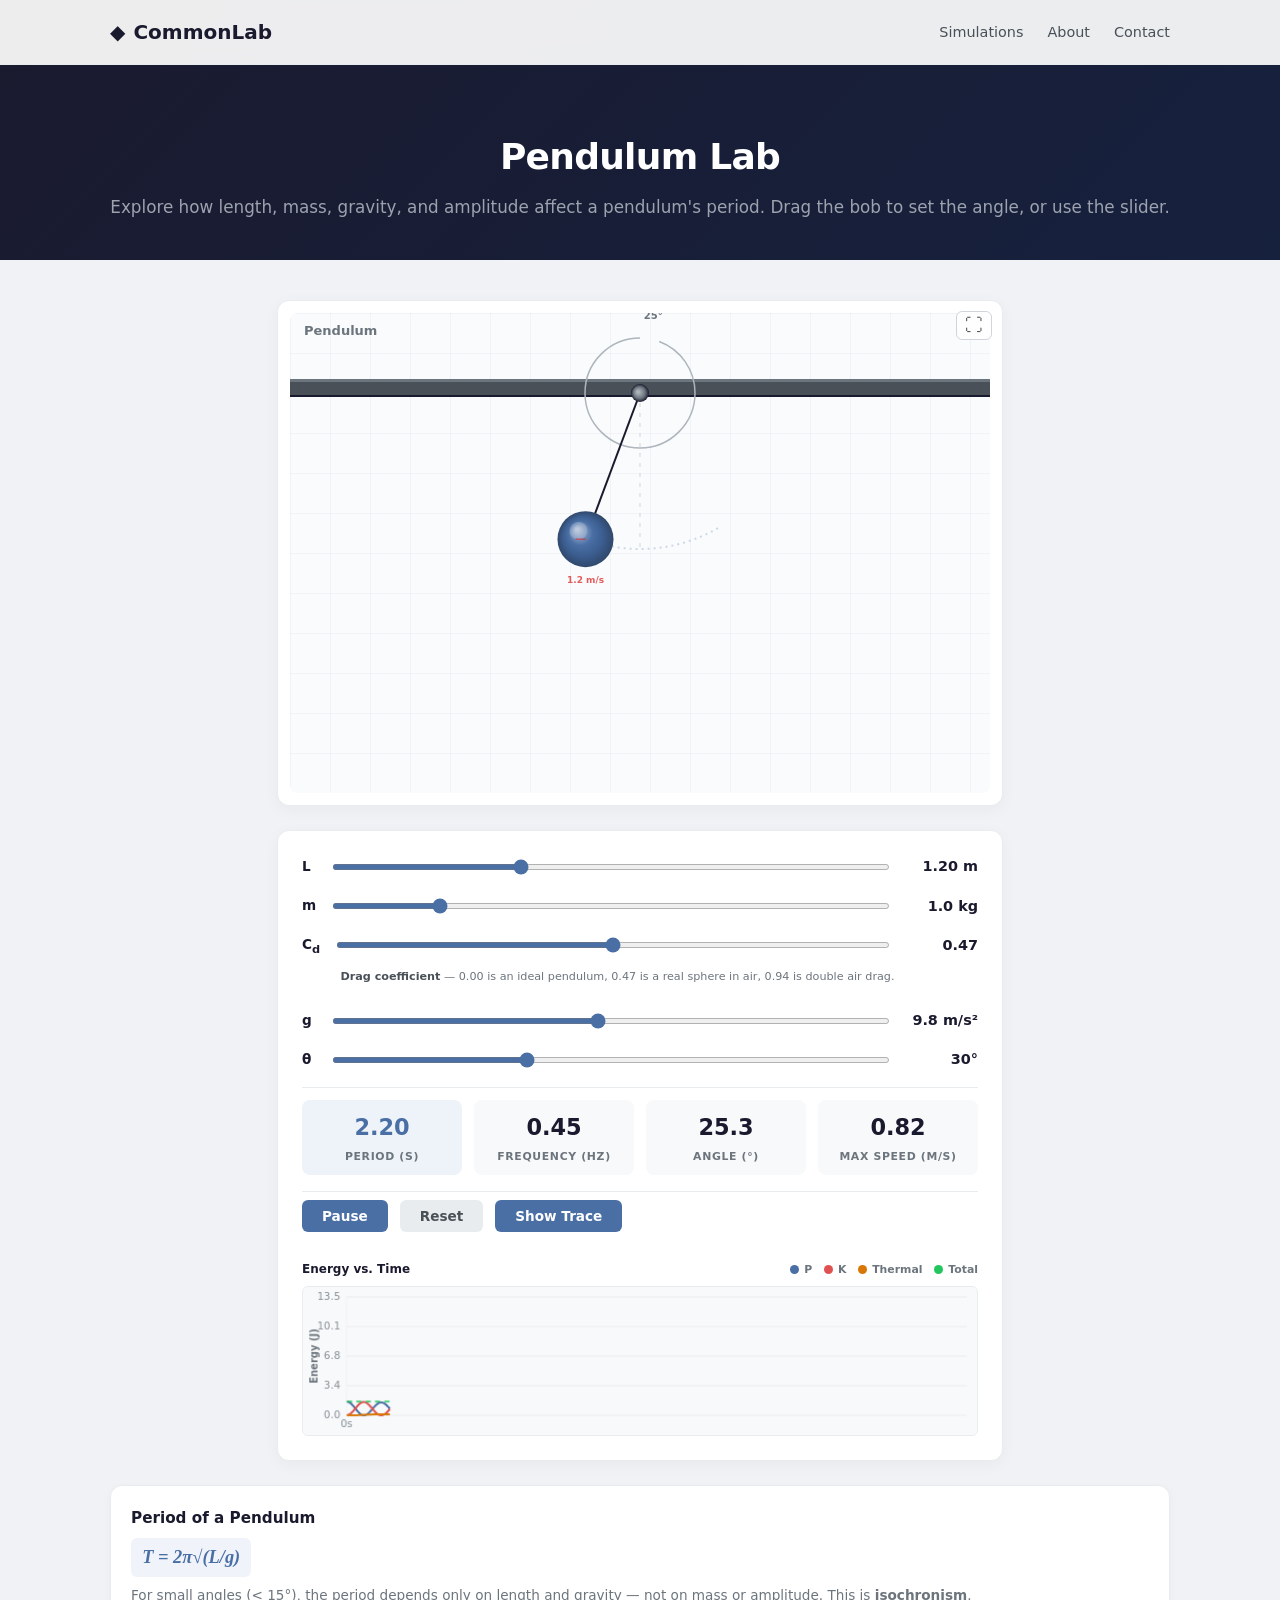
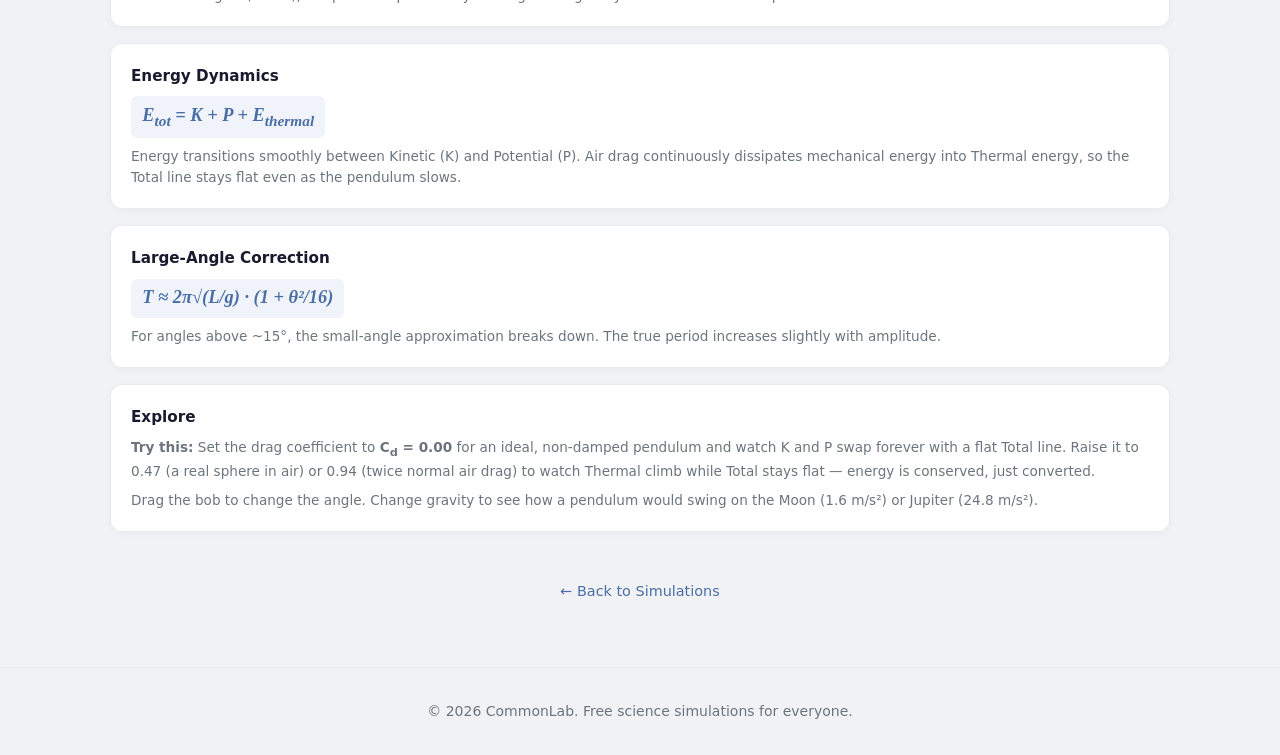
<file: simulations/pendulum.html>
<!DOCTYPE html>
<html lang="en">
<head>
    <meta charset="UTF-8">
    <meta name="viewport" content="width=device-width, initial-scale=1.0">
    <title>Pendulum Lab — CommonLab</title>
    <meta name="description" content="Interactive pendulum simulation. Explore period, amplitude, drag and gravity with an interactive pendulum and a live energy-vs-time graph.">
    <link rel="stylesheet" href="../main.css?v=3">
    <style>
        #pendulumCanvas { width: 100%; max-width: 700px; height: auto; aspect-ratio: 700 / 480; display: block; border-radius: 8px; background: #fafbfc; cursor: default; }

        .control-hint {
            margin: -0.25rem 0 0.5rem 2.4rem;
            font-size: 0.7rem;
            color: #6c757d;
            line-height: 1.4;
        }
        .control-hint strong { color: #495057; }

        .energy-graph {
            margin-top: 0.75rem;
        }
        .graph-header {
            display: flex;
            align-items: center;
            justify-content: space-between;
            flex-wrap: wrap;
            gap: 0.5rem;
            margin-bottom: 0.4rem;
        }
        .graph-title {
            font-size: 0.75rem;
            font-weight: 700;
            color: #1a1a2e;
        }
        .graph-legend {
            display: flex;
            gap: 0.75rem;
            flex-wrap: wrap;
        }
        .legend-item {
            display: inline-flex;
            align-items: center;
            gap: 0.3rem;
            font-size: 0.68rem;
            font-weight: 600;
            color: #6c757d;
        }
        .legend-dot {
            width: 9px;
            height: 9px;
            border-radius: 50%;
            display: inline-block;
        }
        .legend-dot.ke { background: #e05252; }
        .legend-dot.pe { background: #4a6fa5; }
        .legend-dot.thermal { background: #d97706; }
        .legend-dot.total { background: #22c55e; }

        #energyGraphCanvas {
            width: 100%;
            height: 150px;
            display: block;
            background: #f8f9fa;
            border: 1px solid #e9ecef;
            border-radius: 6px;
        }
    </style>
</head>
<body>

<header class="site-header">
    <div class="container nav-container">
        <a href="../index.html" class="logo" aria-label="CommonLab Home">
            <span class="logo-icon">&#9670;</span>
            <span class="logo-text">CommonLab</span>
        </a>
        <nav class="primary-nav" aria-label="Main navigation">
            <ul>
                <li><a href="../index.html#simulations">Simulations</a></li>
                <li><a href="../index.html#about">About</a></li>
                <li><a href="../index.html#contact">Contact</a></li>
            </ul>
        </nav>
    </div>
</header>

<main>
    <div class="sim-page-header">
        <div class="container">
            <h1>Pendulum Lab</h1>
            <p>Explore how length, mass, gravity, and amplitude affect a pendulum's period. Drag the bob to set the angle, or use the slider.</p>
        </div>
    </div>

    <section class="sim-canvas-area">
        <div class="container sim-layout">

            <!-- Left: Canvas + Controls -->
            <div class="sim-main">
                <div class="canvas-wrapper">
                    <canvas id="pendulumCanvas" width="700" height="480"></canvas>
                </div>

                <div class="controls-panel">
                    <div class="control-row">
                        <span class="control-label" style="flex-shrink:0;min-width:14px;font-size:0.85rem;font-weight:700;color:#1a1a2e;">L</span>
                        <input type="range" id="lengthSlider" min="0.3" max="3.0" value="1.2" step="0.05">
                        <span class="control-value" id="lengthValue" style="min-width:72px;">1.20 m</span>
                    </div>
                    <div class="control-row">
                        <span class="control-label" style="flex-shrink:0;min-width:14px;font-size:0.85rem;font-weight:700;color:#1a1a2e;">m</span>
                        <input type="range" id="massSlider" min="0.1" max="5.0" value="1.0" step="0.1">
                        <span class="control-value" id="massValue" style="min-width:72px;">1.0 kg</span>
                    </div>
                    <div class="control-row">
                        <span class="control-label" style="flex-shrink:0;min-width:14px;font-size:0.85rem;font-weight:700;color:#1a1a2e;">C<sub>d</sub></span>
                        <input type="range" id="dragSlider" min="0" max="0.94" value="0.47" step="0.01">
                        <span class="control-value" id="dragValue" style="min-width:72px;">0.47</span>
                    </div>
                    <p class="control-hint"><strong>Drag coefficient</strong> &mdash; 0.00 is an ideal pendulum, 0.47 is a real sphere in air, 0.94 is double air drag.</p>
                    <div class="control-row">
                        <span class="control-label" style="flex-shrink:0;min-width:14px;font-size:0.85rem;font-weight:700;color:#1a1a2e;">g</span>
                        <input type="range" id="gravitySlider" min="0.5" max="20.0" value="9.8" step="0.1">
                        <span class="control-value" id="gravityValue" style="min-width:72px;">9.8 m/s²</span>
                    </div>
                    <div class="control-row">
                        <span class="control-label" style="flex-shrink:0;min-width:14px;font-size:0.85rem;font-weight:700;color:#1a1a2e;">&theta;</span>
                        <input type="range" id="angleSlider" min="1" max="85" value="30" step="0.5">
                        <span class="control-value" id="angleValue" style="min-width:72px;">30&deg;</span>
                    </div>

                    <div class="sim-readouts sim-readouts--4">
                        <div class="sim-readout sim-readout--highlight">
                            <div class="sim-readout__value" id="periodReadout">2.20</div>
                            <div class="sim-readout__label">Period (s)</div>
                        </div>
                        <div class="sim-readout">
                            <div class="sim-readout__value" id="freqReadout">0.45</div>
                            <div class="sim-readout__label">Frequency (Hz)</div>
                        </div>
                        <div class="sim-readout">
                            <div class="sim-readout__value" id="angleReadout">30.0</div>
                            <div class="sim-readout__label">Angle (&deg;)</div>
                        </div>
                        <div class="sim-readout">
                            <div class="sim-readout__value" id="speedReadout">0.00</div>
                            <div class="sim-readout__label">Max Speed (m/s)</div>
                        </div>
                    </div>

                    <div class="sim-actions">
                        <button class="sim-btn sim-btn--primary" id="pauseBtn">Pause</button>
                        <button class="sim-btn sim-btn--ghost" id="resetBtn">Reset</button>
                        <button class="sim-btn sim-btn--soft is-active" id="traceBtn">Show Trace</button>
                    </div>

                    <div class="energy-graph">
                        <div class="graph-header">
                            <span class="graph-title">Energy vs. Time</span>
                            <div class="graph-legend">
                                <span class="legend-item"><span class="legend-dot pe"></span> P</span>
                                <span class="legend-item"><span class="legend-dot ke"></span> K</span>
                                <span class="legend-item"><span class="legend-dot thermal"></span> Thermal</span>
                                <span class="legend-item"><span class="legend-dot total"></span> Total</span>
                            </div>
                        </div>
                        <canvas id="energyGraphCanvas" width="650" height="150"></canvas>
                    </div>
                </div>
            </div>

            <!-- Right: Equations & Info -->
            <aside class="sim-sidebar">
                <div class="equation-card">
                    <h3>Period of a Pendulum</h3>
                    <div class="equation-formula">T = 2&pi;&radic;(L/g)</div>
                    <p class="eq-explanation">
                        For small angles (&lt; 15&deg;), the period depends only on length and
                        gravity &mdash; not on mass or amplitude. This is <strong>isochronism</strong>.
                    </p>
                </div>
                <div class="equation-card">
                    <h3>Energy Dynamics</h3>
                    <div class="equation-formula">E<sub>tot</sub> = K + P + E<sub>thermal</sub></div>
                    <p class="eq-explanation">
                        Energy transitions smoothly between Kinetic (K) and Potential (P). Air drag
                        continuously dissipates mechanical energy into Thermal energy, so the Total
                        line stays flat even as the pendulum slows.
                    </p>
                </div>
                <div class="equation-card">
                    <h3>Large-Angle Correction</h3>
                    <div class="equation-formula">T &asymp; 2&pi;&radic;(L/g) · (1 + &theta;&sup2;/16)</div>
                    <p class="eq-explanation">
                        For angles above ~15&deg;, the small-angle approximation breaks down.
                        The true period increases slightly with amplitude.
                    </p>
                </div>
                <div class="equation-card">
                    <h3>Explore</h3>
                    <p class="eq-explanation">
                        <strong>Try this:</strong> Set the drag coefficient to <strong>C<sub>d</sub> = 0.00</strong>
                        for an ideal, non-damped pendulum and watch K and P swap forever with a flat
                        Total line. Raise it to 0.47 (a real sphere in air) or 0.94 (twice normal
                        air drag) to watch Thermal climb while Total stays flat &mdash; energy is
                        conserved, just converted.
                    </p>
                    <p class="eq-explanation" style="margin-top:0.5rem;">
                        Drag the bob to change the angle. Change gravity to see how a
                        pendulum would swing on the Moon (1.6 m/s&sup2;) or Jupiter (24.8 m/s&sup2;).
                    </p>
                </div>
            </aside>

        </div>

        <div class="container" style="margin-top: 1.5rem; text-align: center;">
            <a href="../index.html#simulations" class="sim-back-link">← Back to Simulations</a>
        </div>
    </section>
</main>

<footer class="site-footer">
    <div class="container footer-container">
        <p>&copy; 2026 CommonLab. Free science simulations for everyone.</p>
    </div>
</footer>

<script src="../index.js?v=3"></script>
<script src="../library.js?v=3"></script>
<script>
(() => {
    'use strict';

    const canvas = document.getElementById('pendulumCanvas');
    const graphCanvas = document.getElementById('energyGraphCanvas');
    const T = SimLib.Theme.use('light');

    // Physics / graph constants
    const AIR_DENSITY = 1.225;      // kg/m^3 atmospheric air density
    const GRAPH_WINDOW_S = 20;      // time span shown on the graph's x-axis
    const GRAPH_TRIM_PAD_S = 1;     // extra seconds retained just off-screen

    class PendulumSim extends SimLib.Simulation {
        onInit() {
            // constants
            this.PIVOT_X = 350; this.PIVOT_Y = 80;
            this.PX_PER_METER = 130; this.BOBS_PER_KG = 16;

            // state
            this.length = 1.2; this.mass = 1.0; this.gravity = 9.8; this.cd = 0.47;
            this.angleDeg = 30; this.angle = this.angleDeg * Math.PI / 180; this.angularVel = 0;
            this.thermalEnergy = 0;
            this.paused = false; this.showTrace = true; this.tracePoints = [];
            this.periodTimer = 0; this.lastSign = null; this.measuredPeriod = null; this._crossingTimes = [];
            this.simTime = 0; this.energyHistory = [];
            this._uiAccum = 0;

            // DOM refs
            this.lengthSlider  = document.getElementById('lengthSlider');
            this.massSlider    = document.getElementById('massSlider');
            this.dragSlider    = document.getElementById('dragSlider');
            this.gravitySlider = document.getElementById('gravitySlider');
            this.angleSlider   = document.getElementById('angleSlider');
            this.lengthValue   = document.getElementById('lengthValue');
            this.massValue     = document.getElementById('massValue');
            this.dragValue     = document.getElementById('dragValue');
            this.gravityValue  = document.getElementById('gravityValue');
            this.angleValue    = document.getElementById('angleValue');
            this.pauseBtn      = document.getElementById('pauseBtn');
            this.resetBtn      = document.getElementById('resetBtn');
            this.traceBtn      = document.getElementById('traceBtn');
            this.periodReadout = document.getElementById('periodReadout');
            this.freqReadout   = document.getElementById('freqReadout');
            this.angleReadout  = document.getElementById('angleReadout');
            this.speedReadout  = document.getElementById('speedReadout');

            // canvas logical space (SimLib maps it onto the displayed size)
            this.ctx = this.app.ctx;
            this.W = this.logical.w;
            this.H = this.logical.h;
            this.graphCtx = graphCanvas.getContext('2d');

            // wire controls
            const resetPeriod = () => { this._crossingTimes = []; this.measuredPeriod = null; this.periodTimer = 0; this.lastSign = null; };
            SimLib.UI.bindSlider(this.lengthSlider, { output: this.lengthValue, format: v => v.toFixed(2) + ' m', oninput: v => { this.length = v; resetPeriod(); } });
            SimLib.UI.bindSlider(this.massSlider, { output: this.massValue, format: v => v.toFixed(1) + ' kg', oninput: v => { this.mass = v; } });
            SimLib.UI.bindSlider(this.dragSlider, { output: this.dragValue, format: v => v.toFixed(2), oninput: v => { this.cd = v; } });
            SimLib.UI.bindSlider(this.gravitySlider, { output: this.gravityValue, format: v => v.toFixed(1) + ' m/s²', oninput: v => { this.gravity = v; resetPeriod(); } });
            SimLib.UI.bindSlider(this.angleSlider, { output: this.angleValue, format: v => v + '°', oninput: v => { this.angle = v * Math.PI / 180; this.angularVel = 0; resetPeriod(); this.tracePoints = []; this._resetEnergy(); } });
            this.pauseBtn.addEventListener('click', () => { this.paused = !this.paused; this.pauseBtn.textContent = this.paused ? 'Resume' : 'Pause'; });
            this.resetBtn.addEventListener('click', () => { this.angularVel = 0; const deg = +this.angleSlider.value; this.angle = deg * Math.PI / 180; this._crossingTimes = []; this.measuredPeriod = null; this.periodTimer = 0; this.lastSign = null; this.tracePoints = []; this._resetEnergy(); });
            this.traceBtn.addEventListener('click', () => { this.showTrace = !this.showTrace; this.traceBtn.textContent = this.showTrace ? 'Show Trace' : 'Hide Trace'; this.traceBtn.classList.toggle('is-active', this.showTrace); if (!this.showTrace) this.tracePoints = []; });

            // pointer drag
            this.dragging = false;
            this.canvas.addEventListener('pointerdown', (e) => {
                const pos = this._getCanvasPos(e);
                if (this._isNearBob(pos.x, pos.y)) {
                    this.dragging = true; this.paused = true; this.pauseBtn.textContent = 'Resume'; this.canvas.style.cursor = 'grabbing'; this.canvas.setPointerCapture(e.pointerId); e.preventDefault();
                }
            });
            this.canvas.addEventListener('pointermove', (e) => {
                if (this.dragging) {
                    const pos = this._getCanvasPos(e);
                    const dx = pos.x - this.PIVOT_X; const dy = pos.y - this.PIVOT_Y; const dist = Math.sqrt(dx*dx + dy*dy);
                    const maxDist = this.length * this.PX_PER_METER; const clampedDist = Math.min(dist, maxDist * 0.98);
                    const newAngle = Math.atan2(dx, dy); this.angle = -newAngle; const deg = this.angle * 180 / Math.PI;
                    this.angleSlider.value = Math.max(1, Math.min(85, Math.abs(Math.round(deg)))); this.angleValue.innerHTML = Math.abs(deg).toFixed(0) + '°'; this.angularVel = 0; this._crossingTimes = []; this.measuredPeriod = null; this.periodTimer = 0; this.lastSign = null; this.tracePoints = []; e.preventDefault();
                } else if (!this.paused) {
                    const pos = this._getCanvasPos(e); this.canvas.style.cursor = this._isNearBob(pos.x, pos.y) ? 'grab' : 'default';
                }
            });
            this.canvas.addEventListener('pointerup', () => { this.dragging = false; this.canvas.style.cursor = 'default'; });
            this.canvas.addEventListener('pointercancel', () => { this.dragging = false; this.canvas.style.cursor = 'default'; });
        }

        _getCanvasPos(e) {
            return SimLib.CanvasUtils.eventPos(this.canvas, e);
        }
        _isNearBob(cx, cy) { const bob = this._bobPos(); const dist = Math.hypot(cx - bob.x, cy - bob.y); return dist < this._bobPixelRadius() + 14; }

        _bobPos() { const px = this.PIVOT_X + Math.sin(this.angle) * this.length * this.PX_PER_METER; const py = this.PIVOT_Y + Math.cos(this.angle) * this.length * this.PX_PER_METER; return { x: px, y: py }; }
        _bobPixelRadius() { return 12 + this.mass * this.BOBS_PER_KG; }
        _bobRadiusMeters() { return this._bobPixelRadius() / this.PX_PER_METER; }

        /** Drop the energy history back to its initial state (angle changed / reset). */
        _resetEnergy() {
            this.thermalEnergy = 0;
            this.simTime = 0;
            this.energyHistory = [];
        }

        _computeEnergy() { const bob = this._bobPos(); const bobBaseY = this.PIVOT_Y + this.length * this.PX_PER_METER; const h = Math.max(0, (bobBaseY - bob.y) / this.PX_PER_METER); const speed = Math.abs(this.angularVel) * this.length; const ke = 0.5 * this.mass * speed * speed; const pe = this.mass * this.gravity * h; return { ke, pe, thermal: this.thermalEnergy, total: ke + pe + this.thermalEnergy }; }

        _trackPeriod(dt) {
            const sign = Math.sign(this.angle);
            if (this.lastSign !== null && sign !== 0 && sign !== this.lastSign) {
                this._crossingTimes.push(this.periodTimer);
                if (this._crossingTimes.length > 20) this._crossingTimes.shift();
                if (this._crossingTimes.length >= 3) {
                    const diffs = [];
                    for (let i = 1; i < this._crossingTimes.length; i += 2) {
                        if (i + 1 < this._crossingTimes.length) diffs.push((this._crossingTimes[i+1] - this._crossingTimes[i-1]));
                    }
                    if (diffs.length > 0) this.measuredPeriod = diffs.reduce((a,b) => a+b, 0) / diffs.length;
                }
            }
            if (sign !== 0) this.lastSign = sign;
            this.periodTimer += dt;
        }

        onTick(dt) {
            if (this.paused) return;
            const subSteps = 8; const subDt = dt / subSteps;
            const r = this._bobRadiusMeters();
            const area = Math.PI * r * r;

            for (let s = 0; s < subSteps; s++) {
                // Quadratic air drag: F = 0.5 * rho * v^2 * Cd * A
                const v = this.angularVel * this.length;
                const dragForce = 0.5 * AIR_DENSITY * v * Math.abs(v) * this.cd * area;
                const dragTorque = dragForce * this.length;
                const angularDampingAcc = dragTorque / (this.mass * this.length * this.length);

                const gravityAlpha = -(this.gravity / this.length) * Math.sin(this.angle);
                const alpha = gravityAlpha - angularDampingAcc;

                this.angularVel += alpha * subDt;
                this.angle += this.angularVel * subDt;

                // Dissipated power = drag force * velocity -> thermal
                this.thermalEnergy += Math.abs(dragForce * v) * subDt;
            }

            this._trackPeriod(dt);

            if (Math.abs(this.angularVel) > 15) this.angularVel = 15 * Math.sign(this.angularVel);

            // Record a sample for the energy graph
            const e = this._computeEnergy();
            this.simTime += dt;
            e.t = this.simTime;
            this.energyHistory.push(e);
            // Trim only what has scrolled off the left edge (plus a small pad)
            const cutoff = this.simTime - GRAPH_WINDOW_S - GRAPH_TRIM_PAD_S;
            while (this.energyHistory.length > 2 && this.energyHistory[0].t < cutoff) {
                this.energyHistory.shift();
            }

            // trace
            if (this.showTrace && !this.paused && Math.abs(this.angularVel) > 0.01) {
                const bob = this._bobPos(); this.tracePoints.push({ x: bob.x, y: bob.y });
                const MAX_TRACE = 250; if (this.tracePoints.length > MAX_TRACE) this.tracePoints = this.tracePoints.slice(-MAX_TRACE);
            }

            // Refresh the numeric readouts at ~10 Hz
            this._uiAccum += dt;
            if (this._uiAccum >= 0.1) { this._uiAccum = 0; this.updateUI(); }
        }

        onDraw(ctx) {
            const W = this.W, H = this.H;
            ctx.clearRect(0, 0, W, H);
            SimLib.Draw.background(ctx, W, H, T);
            SimLib.Draw.grid(ctx, W, H, { step: 40, color: 'rgba(26, 42, 78, 0.035)', lineWidth: 1, theme: T });
            SimLib.Draw.title(ctx, 'Pendulum', 14, 22, { size: 13, color: T.muted, theme: T });
            // ceiling
            ctx.fillStyle = T.text; ctx.fillRect(0, this.PIVOT_Y - 14, W, 18);
            ctx.fillStyle = T.muted; ctx.fillRect(0, this.PIVOT_Y - 14, W, 3);
            ctx.fillStyle = T.ink; ctx.fillRect(0, this.PIVOT_Y + 2, W, 2);
            // reference line
            ctx.setLineDash([4,6]); ctx.strokeStyle = T.gridStrong; ctx.lineWidth = 1; ctx.beginPath(); ctx.moveTo(this.PIVOT_X, this.PIVOT_Y); ctx.lineTo(this.PIVOT_X, this.PIVOT_Y + this.length * this.PX_PER_METER); ctx.stroke(); ctx.setLineDash([]);
            // angle arc
            if (Math.abs(this.angleDeg) > 1) {
                const arcR = 55; ctx.strokeStyle = T.faint; ctx.lineWidth = 1.5; ctx.beginPath(); ctx.arc(this.PIVOT_X, this.PIVOT_Y, arcR, -Math.PI/2, -Math.PI/2 - this.angle, this.angle < 0); ctx.stroke(); const midA = -Math.PI/2 - this.angle/2; ctx.fillStyle = T.muted; ctx.font = T.font(10, 'bold'); ctx.textAlign = 'center'; ctx.fillText(Math.abs(this.angleDeg).toFixed(0) + '\u00B0', this.PIVOT_X + (arcR + 20) * Math.cos(midA), this.PIVOT_Y + (arcR + 20) * Math.sin(midA));
            }
            // trace
            if (this.showTrace && this.tracePoints.length > 1) {
                const tc = SimLib.Color.parse(T.accent);
                ctx.strokeStyle = `rgba(${tc.r}, ${tc.g}, ${tc.b}, 0.25)`; ctx.lineWidth = 2; ctx.setLineDash([2,4]); ctx.beginPath(); for (let i = 0; i < this.tracePoints.length; i++) { i===0?ctx.moveTo(this.tracePoints[i].x,this.tracePoints[i].y):ctx.lineTo(this.tracePoints[i].x,this.tracePoints[i].y);} ctx.stroke(); ctx.setLineDash([]);
            }
            // string
            const bob = this._bobPos(); ctx.strokeStyle = T.ink; ctx.lineWidth = 2; ctx.beginPath(); ctx.moveTo(this.PIVOT_X, this.PIVOT_Y); ctx.lineTo(bob.x, bob.y); ctx.stroke();
            // pivot bolt
            const boltGrad = ctx.createRadialGradient(this.PIVOT_X - 2, this.PIVOT_Y - 1, 1, this.PIVOT_X, this.PIVOT_Y, 9);
            boltGrad.addColorStop(0, T.faint); boltGrad.addColorStop(0.6, T.muted); boltGrad.addColorStop(1, T.ink); ctx.fillStyle = boltGrad; ctx.beginPath(); ctx.arc(this.PIVOT_X, this.PIVOT_Y, 9, 0, Math.PI*2); ctx.fill();
            // bob
            const bobR = this._bobPixelRadius(); const bobGrad = ctx.createRadialGradient(bob.x - bobR*0.3, bob.y - bobR*0.35, bobR*0.05, bob.x, bob.y, bobR); bobGrad.addColorStop(0, SimLib.Color.lighten(T.accent, 0.55)); bobGrad.addColorStop(0.4, T.accent); bobGrad.addColorStop(0.7, T.accentDark); bobGrad.addColorStop(1, SimLib.Color.darken(T.accent, 0.35)); ctx.fillStyle = bobGrad; ctx.beginPath(); ctx.arc(bob.x, bob.y, bobR, 0, Math.PI*2); ctx.fill(); ctx.fillStyle = 'rgba(255,255,255,0.18)'; ctx.beginPath(); ctx.arc(bob.x - bobR*0.25, bob.y - bobR*0.3, bobR*0.32, 0, Math.PI*2); ctx.fill();
            // speed indicator
            const speed = Math.abs(this.angularVel * this.length);
            if (speed > 0.02) { const vDir = Math.sign(this.angularVel); const dc = SimLib.Color.parse(T.danger); ctx.fillStyle = `rgba(${dc.r}, ${dc.g}, ${dc.b}, 0.75)`; ctx.font = T.font(9, 'bold'); ctx.textAlign = 'center'; ctx.fillText(speed.toFixed(1) + ' m/s', bob.x, bob.y + bobR + 16); ctx.strokeStyle = `rgba(${dc.r}, ${dc.g}, ${dc.b}, 0.6)`; ctx.lineWidth = 1.5; ctx.beginPath(); ctx.moveTo(bob.x - vDir * 10, bob.y); ctx.lineTo(bob.x, bob.y); ctx.stroke(); }
            if (this.paused) { ctx.fillStyle = 'rgba(0,0,0,0.05)'; ctx.fillRect(0,0,W,H); ctx.fillStyle = T.muted; ctx.font = T.font(24, 'bold'); ctx.textAlign = 'center'; ctx.fillText('PAUSED', W/2, H/2 + 30); }
            this.drawEnergyGraph();
        }

        /** Energy-vs-time line graph (K, P, Thermal, Total) on the rolling window. */
        drawEnergyGraph() {
            const g = this.graphCtx;
            if (!g) return;
            const gW = graphCanvas.width, gH = graphCanvas.height;
            g.clearRect(0, 0, gW, gH);
            g.fillStyle = '#f8f9fa';
            g.fillRect(0, 0, gW, gH);

            const padL = 42, padR = 10, padT = 10, padB = 20;
            const plotW = gW - padL - padR;
            const plotH = gH - padT - padB;
            const x0 = padL, y0 = gH - padB;

            // Y ceiling from the maximum possible potential energy
            const initialHeight = this.length * (1 - Math.cos(this.angle));
            const maxE = Math.max(0.1, this.mass * this.gravity * Math.max(initialHeight, this.length) * 1.15);

            const tNow = this.simTime;
            const tStart = Math.max(0, tNow - GRAPH_WINDOW_S);

            // Horizontal gridlines + Y labels
            g.font = T.font(10);
            g.textAlign = 'right';
            g.textBaseline = 'middle';
            for (let i = 0; i <= 4; i++) {
                const val = (maxE / 4) * i;
                const y = y0 - (val / maxE) * plotH;
                g.strokeStyle = '#e9ecef';
                g.lineWidth = 1;
                g.beginPath(); g.moveTo(x0, y); g.lineTo(x0 + plotW, y); g.stroke();
                g.fillStyle = '#868e96';
                g.fillText(val.toFixed(1), x0 - 6, y);
            }

            // Vertical time ticks every 5 s
            g.textAlign = 'center';
            g.textBaseline = 'top';
            for (let t = Math.ceil(tStart / 5) * 5; t <= tNow; t += 5) {
                const x = x0 + ((t - tStart) / GRAPH_WINDOW_S) * plotW;
                g.strokeStyle = '#f1f3f5';
                g.beginPath(); g.moveTo(x, padT); g.lineTo(x, y0); g.stroke();
                g.fillStyle = '#868e96';
                g.fillText(t + 's', x, y0 + 4);
            }

            // Y axis title
            g.save();
            g.translate(11, padT + plotH / 2);
            g.rotate(-Math.PI / 2);
            SimLib.Draw.axisLabel(g, 'Energy (J)', 0, 0, { theme: T });
            g.restore();

            if (this.energyHistory.length < 2) {
                g.fillStyle = '#adb5bd';
                g.font = T.font(11);
                g.textAlign = 'center';
                g.textBaseline = 'middle';
                g.fillText('Energy history will appear here once the pendulum is released', gW / 2, gH / 2);
                return;
            }

            const pts = this.energyHistory.filter(p => p.t >= tStart);
            if (pts.length < 2) return;

            const plotLine = (key, color, lineWidth, dash) => {
                g.strokeStyle = color;
                g.lineWidth = lineWidth;
                g.setLineDash(dash || []);
                g.beginPath();
                let started = false;
                for (const p of pts) {
                    const x = x0 + ((p.t - tStart) / GRAPH_WINDOW_S) * plotW;
                    const val = Math.max(0, Math.min(maxE, p[key]));
                    const y = y0 - (val / maxE) * plotH;
                    if (!started) { g.moveTo(x, y); started = true; } else { g.lineTo(x, y); }
                }
                g.stroke();
                g.setLineDash([]);
            };

            plotLine('pe', '#4a6fa5', 2);              // Potential
            plotLine('ke', '#e05252', 2);              // Kinetic
            plotLine('thermal', '#d97706', 2);         // Thermal dissipated by drag
            plotLine('total', '#22c55e', 1.5, [5, 4]); // Conserved total
        }

        updateUI() {
            const deg = this.angle * 180 / Math.PI; this.angleDeg = deg; const speed = Math.abs(this.angularVel * this.length);
            let period; if (this.measuredPeriod !== null) period = this.measuredPeriod; else period = 2 * Math.PI * Math.sqrt(this.length / this.gravity);
            const freq = 1 / period;
            this.periodReadout.textContent = period.toFixed(2); this.freqReadout.textContent = freq.toFixed(2); this.angleReadout.textContent = Math.abs(deg).toFixed(1); this.speedReadout.textContent = speed.toFixed(2);
        }
    }

    // attach and start
    const app = SimLib.attach({ canvas, logicalWidth: 700, logicalHeight: 480, SimulationClass: PendulumSim });
    app.sim.start();

})();
</script>
</body>
</html>
</file>
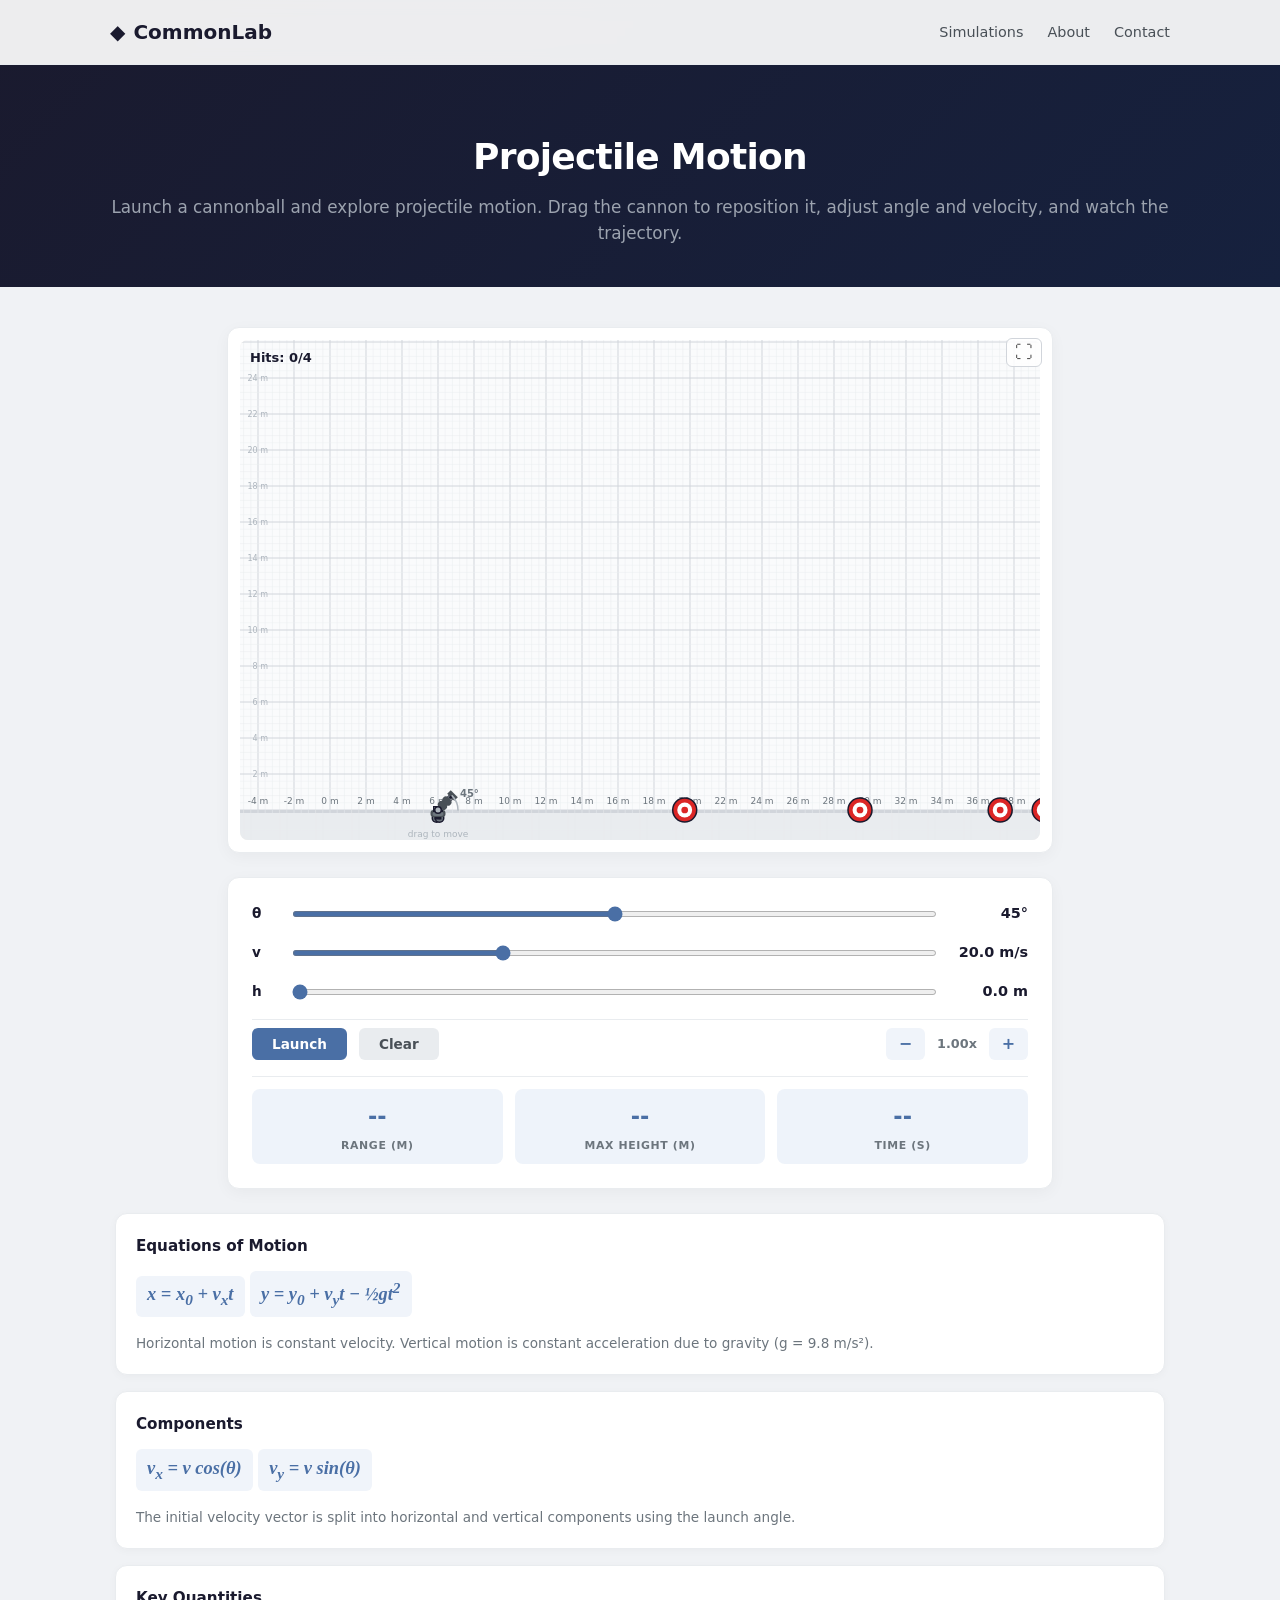
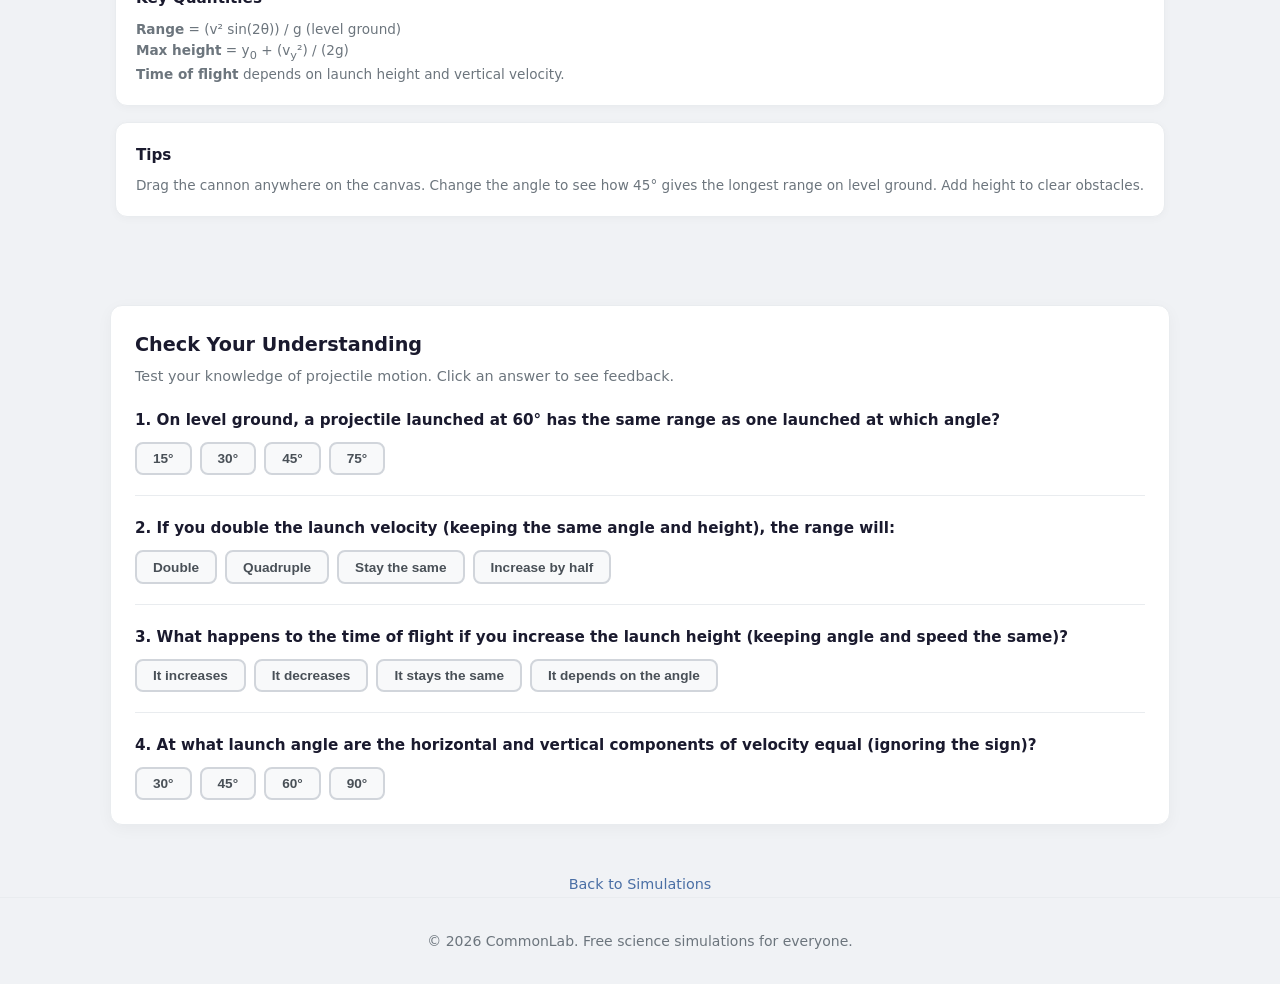
<file: simulations/projectile.html>
<!DOCTYPE html>
<html lang="en">
<head>
    <meta charset="UTF-8">
    <meta name="viewport" content="width=device-width, initial-scale=1.0">
    <title>Projectile Motion — CommonLab</title>
    <meta name="description" content="Launch projectiles in an interactive sandbox. Drag the cannon, adjust angle and velocity.">
    <link rel="stylesheet" href="../main.css?v=3">
    <style>
        #projCanvas {
            width: 100%;
            max-width: 800px;
            height: auto;
            aspect-ratio: 800 / 500;
            display: block;
            border-radius: 8px;
            background: #f7f3ee;
            cursor: default;
            touch-action: none;
        }

        .zoom-indicator {
            font-size: 0.8rem;
            font-weight: 600;
            color: #6c757d;
            min-width: 40px;
            text-align: center;
        }

        /* ── MCQ Section ── */
        .mcq-section {
            background: #ffffff;
            border: 1px solid #e9ecef;
            border-radius: 12px;
            padding: 1.5rem;
            box-shadow: 0 4px 16px rgba(0, 0, 0, 0.04);
            margin-top: 1.5rem;
        }

        .mcq-section h2 {
            font-size: 1.2rem;
            color: #1a1a2e;
            margin: 0 0 0.25rem 0;
        }

        .mcq-section h2 + p {
            color: #6c757d;
            font-size: 0.9rem;
            margin: 0 0 1.25rem 0;
        }

        .mcq-question {
            margin-bottom: 1.25rem;
            padding-bottom: 1.25rem;
            border-bottom: 1px solid #e9ecef;
        }

        .mcq-question:last-child {
            border-bottom: none;
            margin-bottom: 0;
            padding-bottom: 0;
        }

        .mcq-qtext {
            font-weight: 600;
            color: #1a1a2e;
            font-size: 0.95rem;
            margin-bottom: 0.6rem;
        }

        .mcq-options {
            display: flex;
            flex-wrap: wrap;
            gap: 0.5rem;
        }

        .mcq-option {
            padding: 0.45rem 1rem;
            border: 2px solid #d1d5db;
            border-radius: 8px;
            background: #f8f9fa;
            font-size: 0.85rem;
            font-weight: 600;
            color: #495057;
            cursor: pointer;
            transition: all 0.12s;
            user-select: none;
        }

        .mcq-option:hover {
            background: #e9ecef;
            border-color: #4a6fa5;
        }

        .mcq-option.selected {
            border-color: #4a6fa5;
            background: #e8f0fe;
            color: #2c4d7a;
        }

        .mcq-option.correct {
            border-color: #2d7d46;
            background: #e6f4ea;
            color: #1e5e33;
        }

        .mcq-option.incorrect {
            border-color: #c5221f;
            background: #fce8e6;
            color: #8b1a18;
        }

        .mcq-feedback {
            margin-top: 0.5rem;
            padding: 0.5rem 0.75rem;
            border-radius: 6px;
            font-size: 0.85rem;
            display: none;
            line-height: 1.4;
        }

        .mcq-feedback.show {
            display: block;
        }

        .mcq-feedback.fb-correct {
            background: #e6f4ea;
            color: #1e5e33;
            border-left: 3px solid #2d7d46;
        }

        .mcq-feedback.fb-incorrect {
            background: #fce8e6;
            color: #8b1a18;
            border-left: 3px solid #c5221f;
        }

        @media (max-width: 768px) {
            .mcq-options {
                flex-direction: column;
            }
        }
    </style>
</head>
<body>

    <header class="site-header">
        <div class="container nav-container">
            <a href="../index.html" class="logo" aria-label="CommonLab Home">
                <span class="logo-icon">&#9670;</span>
                <span class="logo-text">CommonLab</span>
            </a>
            <nav class="primary-nav" aria-label="Main navigation">
                <ul>
                    <li><a href="../index.html#simulations">Simulations</a></li>
                    <li><a href="../index.html#about">About</a></li>
                    <li><a href="../index.html#contact">Contact</a></li>
                </ul>
            </nav>
        </div>
    </header>

    <main>
        <div class="sim-page-header">
            <div class="container">
                <h1>Projectile Motion</h1>
                <p>Launch a cannonball and explore projectile motion. Drag the cannon to reposition it, adjust angle and velocity, and watch the trajectory.</p>
            </div>
        </div>

        <section class="sim-canvas-area">
            <div class="container sim-layout">

                <div class="sim-main">
                    <div class="canvas-wrapper">
                        <canvas id="projCanvas" width="800" height="500"></canvas>
                    </div>

                    <div class="controls-panel">
                        <div class="control-row">
                            <span class="control-label">&#952;</span>
                            <input type="range" id="angleSlider" min="0" max="90" value="45" step="1">
                            <span class="control-value" id="angleValue">45&deg;</span>
                        </div>
                        <div class="control-row">
                            <span class="control-label">v</span>
                            <input type="range" id="velSlider" min="1" max="60" value="20" step="0.5">
                            <span class="control-value" id="velValue">20.0 m/s</span>
                        </div>
                        <div class="control-row">
                            <span class="control-label">h</span>
                            <input type="range" id="heightSlider" min="0" max="40" value="0" step="0.5">
                            <span class="control-value" id="heightValue">0.0 m</span>
                        </div>

                        <div class="sim-actions">
                            <button class="sim-btn sim-btn--primary" id="launchBtn">Launch</button>
                            <button class="sim-btn sim-btn--ghost" id="clearBtn">Clear</button>
                            <div style="flex:1"></div>
                            <button class="sim-btn sim-btn--soft sim-btn--icon" id="zoomOutBtn">&minus;</button>
                            <span class="zoom-indicator" id="zoomDisplay">1.00x</span>
                            <button class="sim-btn sim-btn--soft sim-btn--icon" id="zoomInBtn">+</button>
                        </div>

                        <div class="sim-readouts sim-readouts--3">
                            <div class="sim-readout sim-readout--highlight">
                                <div class="sim-readout__value" id="statRange">--</div>
                                <div class="sim-readout__label">Range (m)</div>
                            </div>
                            <div class="sim-readout sim-readout--highlight">
                                <div class="sim-readout__value" id="statMaxH">--</div>
                                <div class="sim-readout__label">Max Height (m)</div>
                            </div>
                            <div class="sim-readout sim-readout--highlight">
                                <div class="sim-readout__value" id="statTime">--</div>
                                <div class="sim-readout__label">Time (s)</div>
                            </div>
                        </div>
                    </div>
                </div>

                <aside class="sim-sidebar">
                    <div class="equation-card">
                        <h3>Equations of Motion</h3>
                        <div class="equation-formula">x = x<sub>0</sub> + v<sub>x</sub>t</div>
                        <div class="equation-formula" style="margin-top:0.3rem;">y = y<sub>0</sub> + v<sub>y</sub>t &minus; &frac12;gt<sup>2</sup></div>
                        <p class="eq-explanation" style="margin-top:0.5rem;">
                            Horizontal motion is constant velocity. Vertical motion is
                            constant acceleration due to gravity (g = 9.8 m/s&sup2;).
                        </p>
                    </div>
                    <div class="equation-card">
                        <h3>Components</h3>
                        <div class="equation-formula">v<sub>x</sub> = v cos(&#952;)</div>
                        <div class="equation-formula" style="margin-top:0.3rem;">v<sub>y</sub> = v sin(&#952;)</div>
                        <p class="eq-explanation" style="margin-top:0.5rem;">
                            The initial velocity vector is split into horizontal and
                            vertical components using the launch angle.
                        </p>
                    </div>
                    <div class="equation-card">
                        <h3>Key Quantities</h3>
                        <p class="eq-explanation">
                            <strong>Range</strong> = (v&sup2; sin(2&#952;)) / g (level ground)<br>
                            <strong>Max height</strong> = y<sub>0</sub> + (v<sub>y</sub>&sup2;) / (2g)<br>
                            <strong>Time of flight</strong> depends on launch height and vertical velocity.
                        </p>
                    </div>
                    <div class="equation-card">
                        <h3>Tips</h3>
                        <p class="eq-explanation">
                            Drag the cannon anywhere on the canvas. Change the angle
                            to see how 45&deg; gives the longest range on level ground.
                            Add height to clear obstacles.
                        </p>
                    </div>
                </aside>

            </div>
        </section>

        <!-- ── MCQ Section ── -->
        <section>
            <div class="container">
                <div class="mcq-section">
                    <h2>Check Your Understanding</h2>
                    <p>Test your knowledge of projectile motion. Click an answer to see feedback.</p>

                    <!-- Q1 -->
                    <div class="mcq-question" data-qid="0">
                        <div class="mcq-qtext">1. On level ground, a projectile launched at 60&deg; has the same range as one launched at which angle?</div>
                        <div class="mcq-options">
                            <button class="mcq-option" data-value="a">15&deg;</button>
                            <button class="mcq-option" data-value="b">30&deg;</button>
                            <button class="mcq-option" data-value="c">45&deg;</button>
                            <button class="mcq-option" data-value="d">75&deg;</button>
                        </div>
                        <div class="mcq-feedback" data-correct="b">
                            <strong>30&deg;</strong> &mdash; Correct! Complementary angles (summing to 90&deg;) produce the same range on level ground. 60&deg; + 30&deg; = 90&deg;, so they have equal range.
                        </div>
                        <div class="mcq-feedback" data-wrong="a">
                            Not quite. 15&deg; and 60&deg; do not sum to 90&deg;. Try thinking about complementary angles that add up to 90&deg;.
                        </div>
                        <div class="mcq-feedback" data-wrong="c">
                            Close! 45&deg; gives the <em>maximum</em> range, but it's not the complement of 60&deg;. 60&deg; + 30&deg; = 90&deg;.
                        </div>
                        <div class="mcq-feedback" data-wrong="d">
                            Not quite. 75&deg; and 60&deg; sum to 135&deg;, not 90&deg;. Complementary angles (sum = 90&deg;) have the same range.
                        </div>
                    </div>

                    <!-- Q2 -->
                    <div class="mcq-question" data-qid="1">
                        <div class="mcq-qtext">2. If you double the launch velocity (keeping the same angle and height), the range will:</div>
                        <div class="mcq-options">
                            <button class="mcq-option" data-value="a">Double</button>
                            <button class="mcq-option" data-value="b">Quadruple</button>
                            <button class="mcq-option" data-value="c">Stay the same</button>
                            <button class="mcq-option" data-value="d">Increase by half</button>
                        </div>
                        <div class="mcq-feedback" data-correct="b">
                            <strong>Quadruple</strong> &mdash; Correct! Range &prop; v&sup2; (R = v&sup2; sin(2&theta;) / g). Doubling v makes R four times larger.
                        </div>
                        <div class="mcq-feedback" data-wrong="a">
                            Almost! Range is proportional to v&sup2;, not v. Try again: what is 2&sup2;?
                        </div>
                        <div class="mcq-feedback" data-wrong="c">
                            Not quite. Velocity is a key factor in the range equation. Think about what happens when you square a doubled number.
                        </div>
                        <div class="mcq-feedback" data-wrong="d">
                            Not quite. Range scales with the square of velocity (v&sup2;). Doubling v means the range gets multiplied by 2&sup2; = 4.
                        </div>
                    </div>

                    <!-- Q3 -->
                    <div class="mcq-question" data-qid="2">
                        <div class="mcq-qtext">3. What happens to the time of flight if you increase the launch height (keeping angle and speed the same)?</div>
                        <div class="mcq-options">
                            <button class="mcq-option" data-value="a">It increases</button>
                            <button class="mcq-option" data-value="b">It decreases</button>
                            <button class="mcq-option" data-value="c">It stays the same</button>
                            <button class="mcq-option" data-value="d">It depends on the angle</button>
                        </div>
                        <div class="mcq-feedback" data-correct="a">
                            <strong>It increases</strong> &mdash; Correct! A higher launch point means the projectile has farther to fall to reach the ground, so it stays in the air longer.
                        </div>
                        <div class="mcq-feedback" data-wrong="b">
                            Actually, it's the opposite. Think about it: if you throw a ball from a higher platform, does it land sooner or later?
                        </div>
                        <div class="mcq-feedback" data-wrong="c">
                            Not quite. The vertical motion equation is y = y&#8320; + v<sub>y</sub>t - &frac12;gt&sup2;. A larger y&#8320; means it takes more time for y to reach 0.
                        </div>
                        <div class="mcq-feedback" data-wrong="d">
                            The effect is consistent regardless of angle &mdash; more height always means more time. But the <em>amount</em> of increase does depend on vertical velocity!
                        </div>
                    </div>

                    <!-- Q4 -->
                    <div class="mcq-question" data-qid="3">
                        <div class="mcq-qtext">4. At what launch angle are the horizontal and vertical components of velocity equal (ignoring the sign)?</div>
                        <div class="mcq-options">
                            <button class="mcq-option" data-value="a">30&deg;</button>
                            <button class="mcq-option" data-value="b">45&deg;</button>
                            <button class="mcq-option" data-value="c">60&deg;</button>
                            <button class="mcq-option" data-value="d">90&deg;</button>
                        </div>
                        <div class="mcq-feedback" data-correct="b">
                            <strong>45&deg;</strong> &mdash; Correct! At 45&deg;, cos(45&deg;) = sin(45&deg;) = &radic;2/2, so v<sub>x</sub> = v cos(&theta;) = v sin(&theta;) = v<sub>y</sub>.
                        </div>
                        <div class="mcq-feedback" data-wrong="a">
                            Not quite. At 30&deg;, cos(30&deg;) &asymp; 0.866 and sin(30&deg;) = 0.5. These aren't equal. Try the angle where sin and cos are the same.
                        </div>
                        <div class="mcq-feedback" data-wrong="c">
                            Not quite. At 60&deg;, cos(60&deg;) = 0.5 and sin(60&deg;) &asymp; 0.866. These aren't equal. Try the angle where sin and cos are the same.
                        </div>
                        <div class="mcq-feedback" data-wrong="d">
                            At 90&deg;, cos(90&deg;) = 0 and sin(90&deg;) = 1. There's no horizontal velocity at all! Try the angle where sin and cos are equal.
                        </div>
                    </div>
                </div>
            </div>
        </section>

        <div class="container" style="margin-top:1.5rem;text-align:center;">
            <a href="../index.html#simulations" class="sim-back-link">Back to Simulations</a>
        </div>
    </main>

    <footer class="site-footer">
        <div class="container footer-container">
            <p>&copy; 2026 CommonLab. Free science simulations for everyone.</p>
        </div>
    </footer>

    <script src="../index.js?v=3"></script>
    <script src="../library.js?v=3"></script>
<script>
(() => {
  'use strict';

  const canvas = document.getElementById('projCanvas');
  const T = SimLib.Theme.use('light');

  class ProjectileSim extends SimLib.Simulation {
    onInit() {
      // constants
      this.G = 9.8;
      this.BASE_SCALE = 18;
      this.GROUND_Y_CANVAS = 470;
      this.CANNON_BODY_W = 15; this.CANNON_BODY_H = 7; this.CANNON_WHEEL_R = 5; this.CANNON_BARREL_LEN = 18; this.CANNON_BARREL_W = 5;
      this.TARGET_RADIUS_PX = 12; this.TARGET_COUNT = 4;
      this.cameraWorldX = -5;

      // state
      this.angle = 45; this.velocity = 20; this.height = 0; this.zoom = 1.0; this.cannonWorldX = 6; this.simState = 'idle';
      this.projX = 0; this.projY = 0; this.projVx = 0; this.projVy = 0; this.projTime = 0; this.trail = [];
      this.resultRange = null; this.resultMaxH = null; this.resultTime = null; this.projMaxY = 0;
      this.targets = []; this.score = 0;
      this.dragging = null; this.dragStartX = 0; this.dragStartY = 0; this.dragStartWorldX = 0; this.dragStartWorldY = 0;

      // DOM
      this.canvas = canvas; this.ctx = this.app.ctx;
      this.angleSlider = document.getElementById('angleSlider'); this.velSlider = document.getElementById('velSlider'); this.heightSlider = document.getElementById('heightSlider');
      this.launchBtn = document.getElementById('launchBtn'); this.clearBtn = document.getElementById('clearBtn'); this.zoomInBtn = document.getElementById('zoomInBtn'); this.zoomOutBtn = document.getElementById('zoomOutBtn');
      this.angleValue = document.getElementById('angleValue'); this.velValue = document.getElementById('velValue'); this.heightValue = document.getElementById('heightValue'); this.zoomDisplay = document.getElementById('zoomDisplay');
      this.statRange = document.getElementById('statRange'); this.statMaxH = document.getElementById('statMaxH'); this.statTime = document.getElementById('statTime');

      this.W = this.logical.w; this.H = this.logical.h;

      // wire controls
      this.angleSlider.addEventListener('input', () => { this.angle = +this.angleSlider.value; this.angleValue.innerHTML = this.angle + '°'; if (this.simState === 'idle') this.onDraw(this.ctx); });
      this.velSlider.addEventListener('input', () => { this.velocity = +this.velSlider.value; this.velValue.textContent = this.velocity.toFixed(1) + ' m/s'; if (this.simState === 'idle') this.onDraw(this.ctx); });
      this.heightSlider.addEventListener('input', () => { this.height = +this.heightSlider.value; this.heightValue.textContent = this.height.toFixed(1) + ' m'; if (this.simState === 'idle') this.onDraw(this.ctx); });
      this.launchBtn.addEventListener('click', () => this.fire());
      this.clearBtn.addEventListener('click', () => { this.clearSim(); this.onDraw(this.ctx); });
      this.zoomInBtn.addEventListener('click', () => this.setZoom(this.zoom * 1.3));
      this.zoomOutBtn.addEventListener('click', () => this.setZoom(this.zoom / 1.3));

      // pointer interaction
      this.canvas.addEventListener('pointerdown', (e) => {
        if (this.simState !== 'idle') return;
        const pos = this.getCanvasPos(e);
        const ti = this.isNearTarget(pos.x, pos.y);
        if (ti >= 0) { this.dragging = ti; this.dragStartX = pos.x; this.dragStartWorldX = this.targets[ti].x; this.canvas.style.cursor = 'grabbing'; this.canvas.setPointerCapture(e.pointerId); e.preventDefault(); return; }
        if (this.isNearCannon(pos.x, pos.y)) { this.dragging = 'cannon'; this.dragStartX = pos.x; this.dragStartY = pos.y; this.dragStartWorldX = this.cannonWorldX; this.dragStartWorldY = this.height; this.canvas.style.cursor = 'grabbing'; this.canvas.setPointerCapture(e.pointerId); e.preventDefault(); }
      });
      this.canvas.addEventListener('pointermove', (e) => {
        if (this.dragging === null) { if (this.simState === 'idle') { const pos = this.getCanvasPos(e); this.canvas.style.cursor = (this.isNearTarget(pos.x, pos.y) >= 0 || this.isNearCannon(pos.x, pos.y)) ? 'grab' : 'default'; } return; }
        const pos = this.getCanvasPos(e);
        if (this.dragging === 'cannon') {
          const dx = pos.x - this.dragStartX, dy = pos.y - this.dragStartY; const s = this.getScale(); this.cannonWorldX = Math.max(this.cameraWorldX + 2, Math.min(this.cameraWorldX + this.W / s - 2, this.dragStartWorldX + dx / s)); const newH = Math.max(0, Math.min(40, this.dragStartWorldY - dy / s)); this.height = newH; this.heightSlider.value = newH; this.heightValue.textContent = newH.toFixed(1) + ' m';
        } else {
          const s2 = this.getScale(); const dx = (pos.x - this.dragStartX) / s2; this.targets[this.dragging].x = Math.max(this.cameraWorldX + 2, Math.min(this.cameraWorldX + this.W / s2 - 2, this.dragStartWorldX + dx));
        }
        this.onDraw(this.ctx); e.preventDefault();
      });
      this.canvas.addEventListener('pointerup', () => { this.dragging = null; this.canvas.style.cursor = 'default'; });
      this.canvas.addEventListener('pointercancel', () => { this.dragging = null; this.canvas.style.cursor = 'default'; });

      // keyboard shortcuts
      document.addEventListener('keydown', (e) => {
        if (e.key === 'Enter' && this.simState !== 'flying') this.fire();
        if (e.key === 'c' || e.key === 'C') { this.clearSim(); this.onDraw(this.ctx); }
        if (e.key === '=' || e.key === '+') this.setZoom(this.zoom * 1.3);
        if (e.key === '-') this.setZoom(this.zoom / 1.3);
      });

      // MCQ logic
      document.querySelectorAll('.mcq-question').forEach(function(q) {
        var opts = q.querySelectorAll('.mcq-option');
        var fbs = q.querySelectorAll('.mcq-feedback');
        opts.forEach(function(opt) {
            opt.addEventListener('click', function() {
                opts.forEach(function(o) { o.classList.remove('selected', 'correct', 'incorrect'); });
                fbs.forEach(function(f) { f.classList.remove('show', 'fb-correct', 'fb-incorrect'); });
                opt.classList.add('selected');
                var val = opt.getAttribute('data-value'), showed = false;
                fbs.forEach(function(f) {
                    if (f.getAttribute('data-correct') === val) { f.classList.add('show', 'fb-correct'); opt.classList.add('correct'); showed = true; }
                    else if (f.getAttribute('data-wrong') === val) { f.classList.add('show', 'fb-incorrect'); opt.classList.add('incorrect'); showed = true; }
                });
                if (!showed) fbs.forEach(function(f) {
                    if (f.hasAttribute('data-correct')) { f.classList.add('show', 'fb-correct');
                        opts.forEach(function(o) { if (o.getAttribute('data-value') === f.getAttribute('data-correct')) o.classList.add('correct'); });
                    }
                });
            });
        });
      });

      // initialize
      this.generateTargets();
      this.setZoom(1.0);
      this.onDraw(this.ctx);
    }

    // helpers
    getScale() { return this.BASE_SCALE * this.zoom; }
    worldToScreen(wx, wy) { const s = this.getScale(); return { x: (wx - this.cameraWorldX) * s, y: this.GROUND_Y_CANVAS - wy * s }; }
    getCanvasPos(e) { return SimLib.CanvasUtils.eventPos(this.canvas, e); }
    isNearCannon(cx, cy) { const sp = this.worldToScreen(this.cannonWorldX, this.height); return Math.abs(cx - sp.x) < 30 && cy - sp.y > -15 && cy - sp.y < 45; }
    isNearTarget(cx, cy) { for (let i = 0; i < this.targets.length; i++) { if (this.targets[i].hit) continue; const sp = this.worldToScreen(this.targets[i].x, 0); const dx = cx - sp.x, dy = cy - sp.y; if (Math.sqrt(dx*dx + dy*dy) < this.TARGET_RADIUS_PX + 10) return i; } return -1; }

    generateTargets() { this.targets = []; for (let i = 0; i < this.TARGET_COUNT; i++) { this.targets.push({ x: 10 + Math.random() * 30, hit:false, flashTimer:0, hitPopupTimer:0, hitPopupY:0, particles:[] }); } this.score = 0; }
    spawnHitEffect(t) { t.flashTimer = 0.4; t.hitPopupTimer = 0.8; t.hitPopupY = 0; for (let i = 0; i < 12; i++) { const a = Math.random() * Math.PI * 2; const spd = 40 + Math.random() * 80; t.particles.push({ x:0,y:0, vx:Math.cos(a)*spd, vy:Math.sin(a)*spd - 20, life:0.3 + Math.random()*0.3, r:1 + Math.random()*2.5 }); } }

    drawTarget(t) { const tp = this.worldToScreen(t.x,0); const tr = this.TARGET_RADIUS_PX; const by = this.GROUND_Y_CANVAS; const ctx = this.ctx; if (!t.hit) { ctx.strokeStyle = T.borderStrong; ctx.lineWidth = 2; ctx.beginPath(); ctx.moveTo(tp.x, by); ctx.lineTo(tp.x, tp.y); ctx.stroke(); ctx.fillStyle = T.borderStrong; ctx.beginPath(); ctx.roundRect(tp.x - 5, by - 2, 10, 3, 2); ctx.fill(); } if (t.flashTimer > 0) { ctx.fillStyle = T.glow; ctx.globalAlpha = 0.7; ctx.beginPath(); ctx.arc(tp.x, tp.y, tr + 8, 0, Math.PI*2); ctx.fill(); ctx.globalAlpha = 1; } if (t.hit) { ctx.fillStyle = T.faint; ctx.beginPath(); ctx.arc(tp.x,tp.y,tr,0,Math.PI*2); ctx.fill(); ctx.strokeStyle = T.faint; ctx.lineWidth = 1; ctx.beginPath(); ctx.arc(tp.x,tp.y,tr,0,Math.PI*2); ctx.stroke(); return; } ctx.fillStyle = T.danger; ctx.beginPath(); ctx.arc(tp.x,tp.y,tr,0,Math.PI*2); ctx.fill(); ctx.fillStyle = T.surface; ctx.beginPath(); ctx.arc(tp.x,tp.y,tr*0.62,0,Math.PI*2); ctx.fill(); ctx.fillStyle = T.danger; ctx.beginPath(); ctx.arc(tp.x,tp.y,tr*0.28,0,Math.PI*2); ctx.fill(); ctx.strokeStyle = T.ink; ctx.lineWidth = 1.5; ctx.beginPath(); ctx.arc(tp.x,tp.y,tr,0,Math.PI*2); ctx.stroke(); }

    drawHitPopups() { const ctx = this.ctx; this.targets.forEach((t) => { if (t.hitPopupTimer <= 0) return; const tp = this.worldToScreen(t.x,0); t.particles.forEach((p) => { ctx.globalAlpha = Math.min(1, p.life / 0.2); ctx.fillStyle = T.warn; ctx.beginPath(); ctx.arc(tp.x + p.x, tp.y + p.y, p.r, 0, Math.PI*2); ctx.fill(); }); ctx.globalAlpha = 1; const ty = tp.y + t.hitPopupY; const ta = Math.min(1, t.hitPopupTimer / 0.2); const hc = SimLib.Color.parse(T.danger); ctx.fillStyle = `rgba(${hc.r}, ${hc.g}, ${hc.b}, ${ta})`; ctx.font = T.font(15, 'bold'); ctx.textAlign = 'center'; ctx.fillText('HIT!', tp.x, ty); }); }

    drawCannon() { const ctx = this.ctx; const cwy = this.height; const baseScreen = this.worldToScreen(this.cannonWorldX, cwy); const groundScreen = this.worldToScreen(this.cannonWorldX, 0); const bx = baseScreen.x, by = baseScreen.y + 2; const gy = groundScreen.y; const angleRad = this.angle * Math.PI / 180; const isFiring = this.simState === 'flying'; if (cwy > 0.3) { const platW = this.CANNON_BODY_W + 16; const platBot = gy; const platTop = by + this.CANNON_BODY_H + this.CANNON_WHEEL_R; const legH = platBot - platTop; ctx.fillStyle = T.muted; ctx.fillRect(bx - platW/2 + 4, platTop, 5, legH); ctx.fillRect(bx + platW/2 - 9, platTop, 5, legH); if (legH > 40) ctx.fillRect(bx - 2, platTop, 4, legH); ctx.fillStyle = T.text; const midY = platTop + legH * 0.45; ctx.fillRect(bx - platW/2 + 5, midY, platW - 10, 2); if (legH > 80) ctx.fillRect(bx - platW/2 + 5, platTop + legH * 0.8, platW - 10, 2); ctx.fillStyle = T.borderStrong; ctx.beginPath(); ctx.roundRect(bx - platW/2, platTop - 3, platW, 5, 2); ctx.fill(); ctx.fillStyle = T.faint; ctx.beginPath(); ctx.roundRect(bx - platW/2 + 1, platTop - 2, platW - 2, 2, 1); ctx.fill(); }
      const wheelY = by + this.CANNON_BODY_H - 1; const drawWheel = (cx,cy) => { ctx.fillStyle = T.ink; ctx.beginPath(); ctx.arc(cx,cy,this.CANNON_WHEEL_R,0,Math.PI*2); ctx.fill(); ctx.fillStyle = T.text; ctx.beginPath(); ctx.arc(cx,cy,this.CANNON_WHEEL_R - 3,0,Math.PI*2); ctx.fill(); ctx.fillStyle = T.muted; ctx.beginPath(); ctx.arc(cx,cy,3.5,0,Math.PI*2); ctx.fill(); ctx.strokeStyle = T.text; ctx.lineWidth = 1.5; for (let i=0;i<4;i++){ const a = i * Math.PI/4 + Math.PI/8; ctx.beginPath(); ctx.moveTo(cx,cy); ctx.lineTo(cx + (this.CANNON_WHEEL_R - 4)*Math.cos(a), cy + (this.CANNON_WHEEL_R - 4)*Math.sin(a)); ctx.stroke(); } }; drawWheel(bx - this.CANNON_BODY_W/2 + 6, wheelY); drawWheel(bx + this.CANNON_BODY_W/2 - 6, wheelY);
      ctx.fillStyle = T.ink; ctx.fillRect(bx - this.CANNON_BODY_W/2 + 4, wheelY - 1.5, this.CANNON_BODY_W - 8, 3);
      ctx.fillStyle = T.text; ctx.beginPath(); ctx.roundRect(bx - this.CANNON_BODY_W/2, by - 2, this.CANNON_BODY_W, this.CANNON_BODY_H, 3); ctx.fill(); ctx.fillStyle = T.muted; ctx.beginPath(); ctx.roundRect(bx - this.CANNON_BODY_W/2 + 2, by, this.CANNON_BODY_W - 4, 4, 2); ctx.fill(); ctx.fillStyle = T.ink; ctx.fillRect(bx - 5, by - 6, 10, 6); ctx.fillStyle = T.muted; ctx.fillRect(bx - 4, by - 5, 8, 4);
      const pivotX = bx, pivotY = by - 2; const tipX = pivotX + this.CANNON_BARREL_LEN * Math.cos(angleRad); const tipY = pivotY - this.CANNON_BARREL_LEN * Math.sin(angleRad);
      ctx.strokeStyle = T.ink; ctx.lineWidth = this.CANNON_BARREL_W + 1; ctx.lineCap = 'round'; ctx.beginPath(); ctx.moveTo(pivotX, pivotY); ctx.lineTo(tipX, tipY); ctx.stroke(); ctx.strokeStyle = T.muted; ctx.lineWidth = this.CANNON_BARREL_W; ctx.beginPath(); ctx.moveTo(pivotX, pivotY); ctx.lineTo(tipX, tipY); ctx.stroke(); ctx.strokeStyle = 'rgba(255,255,255,0.18)'; ctx.lineWidth = 2; const hoX = 2 * Math.sin(angleRad), hoY = 2 * Math.cos(angleRad); ctx.beginPath(); ctx.moveTo(pivotX + hoX, pivotY + hoY); ctx.lineTo(tipX + hoX, tipY + hoY); ctx.stroke();
      ctx.strokeStyle = T.text; ctx.lineWidth = this.CANNON_BARREL_W + 2; for (let d = 0.35; d <= 0.7; d += 0.35) { const rx = pivotX + this.CANNON_BARREL_LEN * d * Math.cos(angleRad); const ry = pivotY - this.CANNON_BARREL_LEN * d * Math.sin(angleRad); ctx.beginPath(); ctx.moveTo(rx - 1.5 * Math.sin(angleRad), ry - 1.5 * Math.cos(angleRad)); ctx.lineTo(rx + 1.5 * Math.sin(angleRad), ry + 1.5 * Math.cos(angleRad)); ctx.stroke(); }
      ctx.fillStyle = T.text; const pX = Math.sin(angleRad), pY = Math.cos(angleRad); const mW = this.CANNON_BARREL_W + 5, mL = 5; ctx.beginPath(); ctx.moveTo(tipX - pX * (this.CANNON_BARREL_W / 2 + 1), tipY - pY * (this.CANNON_BARREL_W / 2 + 1)); ctx.lineTo(tipX - pX * mW / 2, tipY - pY * mW / 2); ctx.lineTo(tipX - pX * mW / 2 + mL * Math.cos(angleRad), tipY - pY * mW / 2 - mL * Math.sin(angleRad)); ctx.lineTo(tipX + pX * mW / 2 + mL * Math.cos(angleRad), tipY + pY * mW / 2 - mL * Math.sin(angleRad)); ctx.lineTo(tipX + pX * mW / 2, tipY + pY * mW / 2); ctx.lineTo(tipX + pX * (this.CANNON_BARREL_W / 2 + 1), tipY + pY * (this.CANNON_BARREL_W / 2 + 1)); ctx.closePath(); ctx.fill(); ctx.fillStyle = T.ink; ctx.beginPath(); ctx.arc(tipX, tipY, this.CANNON_BARREL_W / 2 - 1, 0, Math.PI*2); ctx.fill(); ctx.fillStyle = T.ink; ctx.beginPath(); ctx.arc(pivotX, pivotY, 4, 0, Math.PI*2); ctx.fill(); ctx.fillStyle = T.faint; ctx.beginPath(); ctx.arc(pivotX, pivotY, 2.5, 0, Math.PI*2); ctx.fill(); if (this.angle > 0) { ctx.strokeStyle = T.faint; ctx.lineWidth = 1.5; ctx.beginPath(); ctx.arc(pivotX, pivotY, 20, 0, -angleRad, true); ctx.stroke(); ctx.fillStyle = T.muted; ctx.font = T.font(10, 'bold'); ctx.textAlign = 'center'; const la = -angleRad / 2; ctx.fillText(this.angle + '°', pivotX + 34 * Math.cos(la), pivotY + 34 * Math.sin(la)); }
      if (this.height > 0.3) { ctx.fillStyle = T.muted; ctx.font = T.font(9); ctx.textAlign = 'right'; ctx.fillText('h=' + this.height.toFixed(1) + 'm', bx - 14, by + 5); }
      if (this.simState === 'idle') { ctx.fillStyle = T.faint; ctx.font = T.font(9); ctx.textAlign = 'center'; ctx.fillText('drag to move', bx, wheelY + this.CANNON_WHEEL_R + 14); }
      if (isFiring && this.projTime < 0.06) { const fx = tipX + 10 * Math.cos(angleRad), fy = tipY - 10 * Math.sin(angleRad); ctx.globalAlpha = 0.5; ctx.fillStyle = T.glow; ctx.beginPath(); ctx.arc(fx, fy, 6, 0, Math.PI*2); ctx.fill(); ctx.globalAlpha = 0.3; ctx.fillStyle = T.warn; ctx.beginPath(); ctx.arc(fx, fy, 4, 0, Math.PI*2); ctx.fill(); ctx.globalAlpha = 1; }
    }

    fire() { if (this.simState === 'flying') return; const rad = this.angle * Math.PI / 180; this.projX = this.cannonWorldX; this.projY = this.height; this.projVx = this.velocity * Math.cos(rad); this.projVy = this.velocity * Math.sin(rad); this.projTime = 0; this.projMaxY = this.projY; this.trail = [{ x: this.projX, y: this.projY }]; this.resultRange = null; this.resultMaxH = null; this.resultTime = null; this.simState = 'flying'; this.updateStats(); }

    updateProjectile(dt) { if (this.simState !== 'flying') return; this.projTime += dt; this.projX += this.projVx * dt; this.projY += this.projVy * dt - 0.5 * this.G * dt * dt; this.projVy -= this.G * dt; if (this.projY > this.projMaxY) this.projMaxY = this.projY; this.trail.push({ x: this.projX, y: this.projY }); const hitDistWorld = this.TARGET_RADIUS_PX / this.getScale(); this.targets.forEach((t) => { if (t.hit) return; if (Math.abs(this.projX - t.x) < hitDistWorld && Math.abs(this.projY) < hitDistWorld && this.projY >= 0) { t.hit = true; this.spawnHitEffect(t); this.score++; } }); if (this.projY <= 0) { this.projY = 0; this.resultRange = this.projX - this.cannonWorldX; this.resultMaxH = this.projMaxY; this.resultTime = this.projTime; this.simState = 'landed'; this.updateStats(); } }

    clearSim() { this.simState = 'idle'; this.trail = []; this.resultRange = null; this.resultMaxH = null; this.resultTime = null; this.statRange.textContent = '--'; this.statMaxH.textContent = '--'; this.statTime.textContent = '--'; this.generateTargets(); }
    updateStats() { if (this.resultRange !== null) { this.statRange.textContent = this.resultRange.toFixed(1); this.statMaxH.textContent = this.resultMaxH.toFixed(1); this.statTime.textContent = this.resultTime.toFixed(2); } }

    setZoom(z) { this.zoom = Math.max(0.09, Math.min(12.0, z)); this.zoomDisplay.textContent = this.zoom.toFixed(2) + 'x'; this.zoomOutBtn.disabled = this.zoom <= 0.09; this.zoomInBtn.disabled = this.zoom >= 12.0; this.onDraw(this.ctx); }

    // lifecycle
    onTick(dt) {
      // update timers and particles
      this.targets.forEach((t) => {
        if (t.flashTimer > 0) t.flashTimer -= dt;
        if (t.hitPopupTimer > 0) {
          t.hitPopupTimer -= dt; t.hitPopupY -= 25 * dt; t.particles.forEach((p) => { p.life -= dt; p.x += p.vx * dt; p.y += p.vy * dt; }); t.particles = t.particles.filter((p) => p.life > 0);
        }
      });
      if (this.simState === 'flying') this.updateProjectile(dt);
    }

    onDraw(ctx) {
      const W = this.W, H = this.H; const s = this.getScale(); ctx.clearRect(0,0,W,H); SimLib.Draw.background(ctx, W, H, T); this.drawGrid(W,s); ctx.fillStyle = T.border; ctx.fillRect(0,this.GROUND_Y_CANVAS,W,H - this.GROUND_Y_CANVAS); ctx.fillStyle = T.borderStrong; ctx.fillRect(0,this.GROUND_Y_CANVAS, W, 3); ctx.strokeStyle = T.border; ctx.lineWidth = 1; for (let gy = this.GROUND_Y_CANVAS + 20; gy < H; gy += 18) { ctx.beginPath(); ctx.moveTo(0, gy); ctx.lineTo(W, gy); ctx.stroke(); } const wr2 = this.cameraWorldX + W / s; const TARGET_PX2 = 50; const tableMinorX = this.niceStep(TARGET_PX2 / s) / 5; const startTx = Math.floor(this.cameraWorldX / tableMinorX) * tableMinorX; ctx.strokeStyle = T.grid; ctx.lineWidth = 0.5; for (let gx = startTx; gx < wr2; gx += tableMinorX) { const sx = (gx - this.cameraWorldX) * s; ctx.beginPath(); ctx.moveTo(sx, this.GROUND_Y_CANVAS); ctx.lineTo(sx, H); ctx.stroke(); }

      this.targets.forEach((t) => this.drawTarget(t));

      // Trail
      if (this.trail.length > 1) {
        ctx.strokeStyle = T.danger; ctx.lineWidth = 3; ctx.beginPath(); for (let i = 0; i < this.trail.length; i++) { const sp = this.worldToScreen(this.trail[i].x, this.trail[i].y); i===0?ctx.moveTo(sp.x,sp.y):ctx.lineTo(sp.x,sp.y); } ctx.stroke(); ctx.fillStyle = T.danger; const ds = Math.max(1, Math.floor(this.trail.length / 40)); for (let i=0;i<this.trail.length;i+=ds){ const sp = this.worldToScreen(this.trail[i].x, this.trail[i].y); ctx.beginPath(); ctx.arc(sp.x, sp.y, 2.5, 0, Math.PI*2); ctx.fill(); }
      }

      if (this.simState === 'flying') { const sp = this.worldToScreen(this.projX, this.projY); ctx.fillStyle = T.ink; ctx.beginPath(); ctx.arc(sp.x, sp.y, 5, 0, Math.PI*2); ctx.fill(); }

      if (this.simState === 'landed' && this.resultRange !== null) { const lx = this.cannonWorldX + this.resultRange; const lp = this.worldToScreen(lx,0), cp = this.worldToScreen(this.cannonWorldX,0); ctx.strokeStyle = T.danger; ctx.lineWidth = 2; ctx.setLineDash([4,4]); ctx.beginPath(); ctx.moveTo(lp.x, this.GROUND_Y_CANVAS - 12); ctx.lineTo(lp.x, this.GROUND_Y_CANVAS + 8); ctx.stroke(); ctx.setLineDash([]); const lc = SimLib.Color.parse(T.danger); ctx.strokeStyle = `rgba(${lc.r}, ${lc.g}, ${lc.b}, 0.25)`; ctx.lineWidth = 1; ctx.beginPath(); ctx.moveTo(cp.x, this.GROUND_Y_CANVAS + 20); ctx.lineTo(lp.x, this.GROUND_Y_CANVAS + 20); ctx.stroke(); ctx.beginPath(); ctx.moveTo(cp.x, this.GROUND_Y_CANVAS + 16); ctx.lineTo(cp.x, this.GROUND_Y_CANVAS + 24); ctx.stroke(); ctx.beginPath(); ctx.moveTo(lp.x, this.GROUND_Y_CANVAS + 16); ctx.lineTo(lp.x, this.GROUND_Y_CANVAS + 24); ctx.stroke(); ctx.fillStyle = T.danger; ctx.font = T.font(11, 'bold'); ctx.textAlign = 'center'; ctx.fillText('R = ' + this.resultRange.toFixed(1) + ' m', (cp.x + lp.x) / 2, this.GROUND_Y_CANVAS + 16); }

      const st = 'Hits: ' + this.score + '/' + this.TARGET_COUNT; ctx.fillStyle = this.score >= this.TARGET_COUNT ? T.success : T.ink; ctx.font = T.font(13, 'bold'); ctx.textAlign = 'left'; ctx.fillText(st, 10, 22);

      this.drawCannon(); this.drawHitPopups();
    }

    niceStep(raw) { if (raw <= 0) return 1; const exp = Math.floor(Math.log10(raw)); const frac = raw / Math.pow(10, exp); let nice; if (frac <= 1.5) nice = 1; else if (frac <= 3.5) nice = 2; else if (frac <= 7.5) nice = 5; else nice = 10; return nice * Math.pow(10, exp); }

    drawGrid(W, s) { const ctx = this.ctx; const wr = this.cameraWorldX + W / s; const TARGET_PX = 55; const rawStepX = TARGET_PX / s; const majorX = this.niceStep(rawStepX); const minorX = majorX / 5; const rawStepY = TARGET_PX / s; const majorY = this.niceStep(rawStepY); const minorY = majorY / 5; const startMinorX = Math.floor(this.cameraWorldX / minorX) * minorX; ctx.strokeStyle = T.grid; ctx.lineWidth = 0.5; for (let gx = startMinorX; gx < wr; gx += minorX) { if (Math.abs(Math.round(gx / majorX) - gx / majorX) < 0.001) continue; const sx = (gx - this.cameraWorldX) * s; ctx.beginPath(); ctx.moveTo(sx, 0); ctx.lineTo(sx, this.GROUND_Y_CANVAS); ctx.stroke(); } const startMajorX = Math.floor(this.cameraWorldX / majorX) * majorX; ctx.strokeStyle = T.gridStrong; ctx.lineWidth = 1; for (let gx = startMajorX; gx < wr; gx += majorX) { const sx = (gx - this.cameraWorldX) * s; ctx.beginPath(); ctx.moveTo(sx, 0); ctx.lineTo(sx, this.GROUND_Y_CANVAS); ctx.stroke(); } const startMinorY = Math.floor(0 / minorY) * minorY; ctx.strokeStyle = T.grid; ctx.lineWidth = 0.5; for (let hy = startMinorY; hy <= this.GROUND_Y_CANVAS / s; hy += minorY) { if (Math.abs(Math.round(hy / majorY) - hy / majorY) < 0.001) continue; const sp = this.worldToScreen(0, hy); if (sp.y > 0) { ctx.beginPath(); ctx.moveTo(0, sp.y); ctx.lineTo(W, sp.y); ctx.stroke(); } } const startMajorY = Math.floor(0 / majorY) * majorY; ctx.strokeStyle = T.gridStrong; ctx.lineWidth = 1; for (let hy = startMajorY; hy <= this.GROUND_Y_CANVAS / s; hy += majorY) { const sp = this.worldToScreen(0, hy); if (sp.y > 0) { ctx.beginPath(); ctx.moveTo(0, sp.y); ctx.lineTo(W, sp.y); ctx.stroke(); } } ctx.fillStyle = T.muted; ctx.font = T.font(9); ctx.textAlign = 'center'; for (let gx = startMajorX; gx < wr; gx += majorX) { const label = (majorX >= 1) ? gx.toFixed(0) + ' m' : gx.toFixed(2) + ' m'; ctx.fillText(label, (gx - this.cameraWorldX) * s, this.GROUND_Y_CANVAS - 6); } ctx.fillStyle = T.faint; ctx.font = T.font(8); ctx.textAlign = 'right'; for (let hy = startMajorY; hy <= this.GROUND_Y_CANVAS / s; hy += majorY) { if (hy === 0) continue; const sp = this.worldToScreen(0, hy); if (sp.y > 10) { const label = (majorY >= 1) ? hy.toFixed(0) + ' m' : hy.toFixed(2) + ' m'; ctx.fillText(label, 28, sp.y + 3); } } }

    onStart() { /* start animation handled by SimLib */ }
    onPause() { /* nothing */ }

  }

  // Attach and start
    const app = SimLib.attach({ canvas: canvas, logicalWidth: 800, logicalHeight: 500, SimulationClass: ProjectileSim });
  app.sim.start();

})();
</script>
</html>
</file>
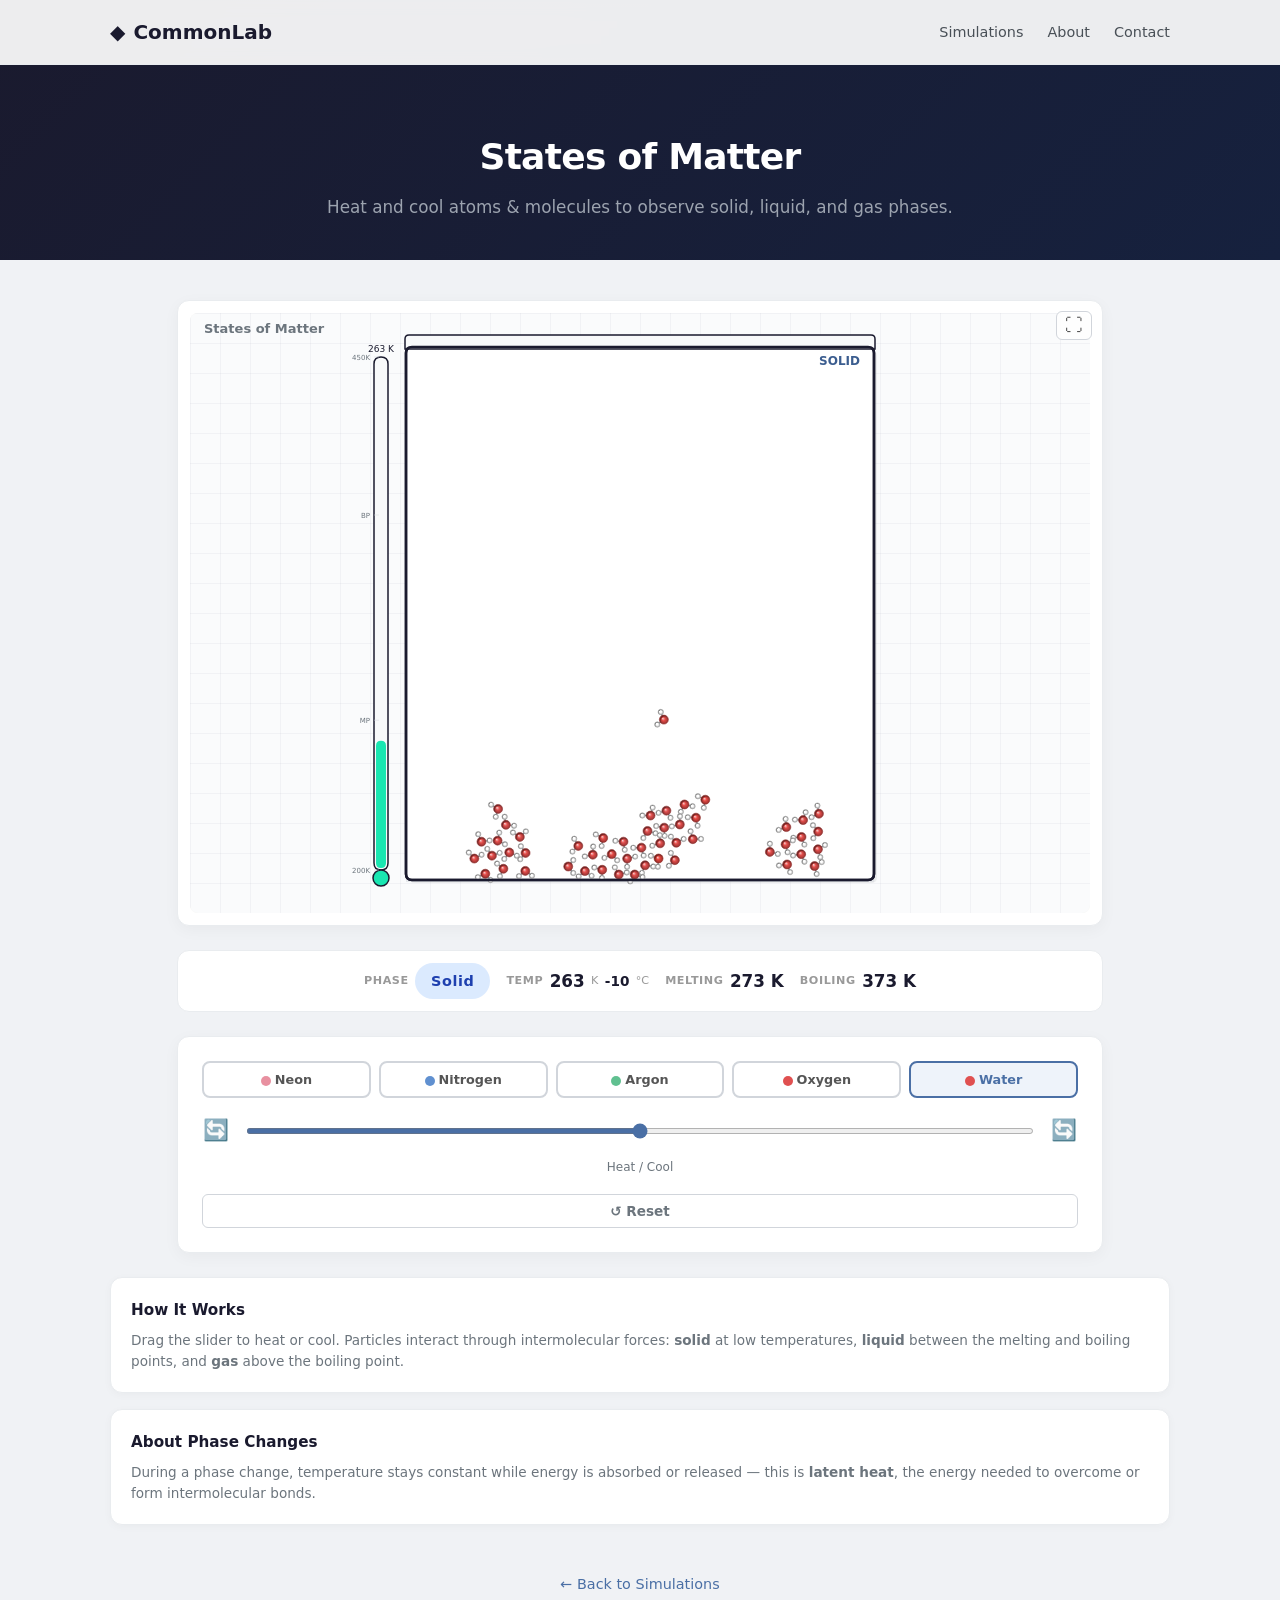
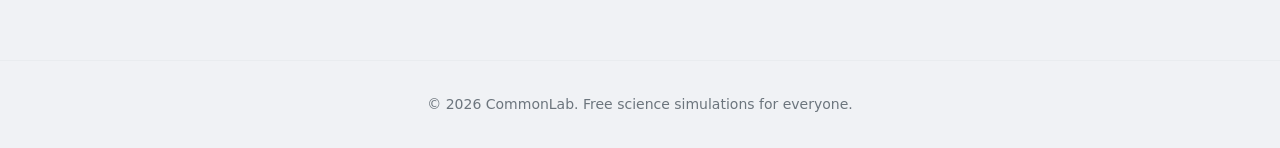
<file: simulations/states-of-matter.html>
<!DOCTYPE html>
<html lang="en">
<head>
    <meta charset="UTF-8">
    <meta name="viewport" content="width=device-width, initial-scale=1.0">
    <title>States of Matter — CommonLab</title>
    <meta name="description" content="Heat and cool substances to observe solid, liquid, and gas phases at the molecular level.">
    <link rel="stylesheet" href="../main.css?v=3">
    <style>
        #matterCanvas { width: 100%; max-width: 900px; height: auto; aspect-ratio: 900 / 600; display: block; border-radius: 8px; background: #f5f5f0; cursor: default; }

        .sim-seg__dot { display: inline-block; width: 10px; height: 10px; border-radius: 50%; margin-right: 4px; vertical-align: middle; }
        #heatLabel { transition: color 0.3s; }
    </style>
</head>
<body>

<header class="site-header">
    <div class="container nav-container">
        <a href="../index.html" class="logo"><span class="logo-icon">&#9670;</span><span class="logo-text">CommonLab</span></a>
        <nav class="primary-nav"><ul>
            <li><a href="../index.html#simulations">Simulations</a></li>
            <li><a href="../index.html#about">About</a></li>
            <li><a href="../index.html#contact">Contact</a></li>
        </ul></nav>
    </div>
</header>

<main>
    <div class="sim-page-header">
        <div class="container"><h1>States of Matter</h1><p>Heat and cool atoms &amp; molecules to observe solid, liquid, and gas phases.</p></div>
    </div>
    <section class="sim-canvas-area">
        <div class="container sim-layout">

            <div class="sim-main">
                <div class="canvas-wrapper"><canvas id="matterCanvas" width="900" height="600"></canvas></div>

                <!-- Inline readout bar -->
                <div class="sim-statbar">
                    <div class="sim-statbar__item">
                        <span class="sim-statbar__label">Phase</span>
                        <span id="phasePill" class="sim-badge sim-badge--solid">Solid</span>
                    </div>
                    <div class="sim-statbar__item">
                        <span class="sim-statbar__label">Temp</span>
                        <span class="sim-statbar__value" id="tempValK">250</span><span class="sim-statbar__unit">K</span>
                        <span class="sim-statbar__value" id="tempValC" style="font-size:0.85rem;">-23</span><span class="sim-statbar__unit">°C</span>
                    </div>
                    <div class="sim-statbar__item">
                        <span class="sim-statbar__label">Melting</span>
                        <span class="sim-statbar__value" id="mpVal">273 K</span>
                    </div>
                    <div class="sim-statbar__item">
                        <span class="sim-statbar__label">Boiling</span>
                        <span class="sim-statbar__value" id="bpVal">373 K</span>
                    </div>
                </div>

                <div class="controls-panel">
                    <!-- Substance buttons -->
                    <div class="sim-seg" id="substancePick">
                        <button class="sim-seg__btn" data-sub="neon"><span class="sim-seg__dot" style="background:#e890a0;"></span>Neon</button>
                        <button class="sim-seg__btn" data-sub="nitrogen"><span class="sim-seg__dot" style="background:#6090d0;"></span>Nitrogen</button>
                        <button class="sim-seg__btn" data-sub="argon"><span class="sim-seg__dot" style="background:#60c090;"></span>Argon</button>
                        <button class="sim-seg__btn" data-sub="oxygen"><span class="sim-seg__dot" style="background:#e05050;"></span>Oxygen</button>
                        <button class="sim-seg__btn is-active" data-sub="water"><span class="sim-seg__dot" style="background:#e05050;"></span>Water</button>
                    </div>

                    <!-- Heat / Cool control -->
                    <div class="control-row">
                        <span class="control-icon" id="tcIcon">🧊</span>
                        <input type="range" id="heatSlider" min="-100" max="100" value="0" step="1">
                        <span class="control-icon" id="tcIconR">🔥</span>
                    </div>
                    <div style="text-align:center;font-size:0.75rem;color:#999;margin-top:-0.3rem;" id="heatLabel">Heat / Cool</div>
                    <button class="sim-btn sim-btn--outline sim-btn--block" id="btnReset">↺ Reset</button>
                </div>
            </div>

            <aside class="sim-sidebar">
                <div class="equation-card">
                    <h3>How It Works</h3>
                    <p class="eq-explanation">
                        Drag the slider to heat or cool. Particles interact through intermolecular forces:
                        <strong>solid</strong> at low temperatures, <strong>liquid</strong> between the melting
                        and boiling points, and <strong>gas</strong> above the boiling point.
                    </p>
                </div>
                <div class="equation-card">
                    <h3>About Phase Changes</h3>
                    <p class="eq-explanation">
                        During a phase change, temperature stays constant while energy is absorbed
                        or released — this is <strong>latent heat</strong>, the energy needed to overcome
                        or form intermolecular bonds.
                    </p>
                </div>
            </aside>

        </div>
        <div class="container" style="margin-top:1.5rem;text-align:center;">
            <a href="../index.html#simulations" class="sim-back-link">← Back to Simulations</a>
        </div>
    </section>
</main>

<footer class="site-footer"><div class="container footer-container"><p>&copy; 2026 CommonLab. Free science simulations for everyone.</p></div></footer>

<script src="../index.js?v=3"></script>
<script src="../library.js?v=3"></script>
<script>
'use strict';

// ═══════════════════════════════════════
//  SUBSTANCE DATABASE (PhET-aligned)
// ═══════════════════════════════════════
const SUBS = {
    neon:    { name:'Neon',    mp:17,  bp:24,  minT:5,   maxT:45,  atomR:5.5, color:'#e890a0', mol:'mono',
                seg:[15, 3, 25, 4, 53] },
    nitrogen:{ name:'Nitrogen',mp:63,  bp:78,  minT:30,  maxT:120, atomR:5.8, color:'#6090d0', mol:'di',
                seg:[15, 3, 25, 4, 53] },
    argon:   { name:'Argon',   mp:84,  bp:87,  minT:50,  maxT:130, atomR:6.5, color:'#60c090', mol:'mono',
                seg:[15, 3, 25, 4, 53] },
    oxygen:  { name:'Oxygen',  mp:54,  bp:90,  minT:30,  maxT:140, atomR:4.5, color:'#e05050', mol:'di',
                seg:[15, 3, 25, 4, 53] },
    water:   { name:'Water',   mp:273, bp:373, minT:200, maxT:450, atomR:4.5, color:'#e05050', mol:'tri',
                seg:[12, 7, 35, 7, 39] },
};

let subKey = 'water';
let sub = SUBS[subKey];
let temperature = 250; // Kelvin
let energy = 0; // 0–100, total energy added
let phase = 'solid';
let heatFlow = 0; // -100 (max cooling) to +100 (max heating)

// ═══════════════════════════════════════
//  CANVAS & CONTAINER
// ═══════════════════════════════════════
const C = document.getElementById('matterCanvas');
const T = SimLib.Theme.use('light');
const ctx = C.getContext('2d');
const W = C.width, H = C.height;

// Container bounds
const BOX = { x:216, y:34, w:468, h:533 };

// ═══════════════════════════════════════
//  PARTICLE SYSTEM
// ═══════════════════════════════════════
const NUM = 50;
let particles = [];

function initParticles() {
    const lattice = buildLattice();
    particles = [];
    for (let i = 0; i < NUM; i++) {
        const pos = lattice[i] || randomPos();
        particles.push({
            x: pos.x, y: pos.y,
            eqX: pos.x, eqY: pos.y,
            vx: 0, vy: 0,
            angle: Math.random() * Math.PI * 2,
            av: 0,
            seed: Math.random() * 9999
        });
    }
}

function buildLattice() {
    const positions = [];
    const sp = sub.atomR * 3.0;
    const rh = sp * 0.866;
    const cx = BOX.x + BOX.w / 2;
    const cy = BOX.y + BOX.h - 40;
    for (let row = 0; row < 30; row++) {
        const y = cy - row * rh;
        if (y < BOX.y + 30) break;
        const off = (row % 2) * sp / 2;
        for (let col = -12; col < 12; col++) {
            const x = cx + off + col * sp;
            if (x > BOX.x + 18 && x < BOX.x + BOX.w - 18 && y > BOX.y + 18) {
                positions.push({ x, y });
            }
        }
    }
    return positions;
}

// Assign each particle to its nearest free lattice site (for smooth solidification)
function reassignLattice() {
    const sites = buildLattice();
    if (sites.length === 0) return;
    const used = new Set();
    for (const p of particles) {
        let best = null, bestDist = Infinity;
        for (let i = 0; i < sites.length; i++) {
            if (used.has(i)) continue;
            const dx = p.x - sites[i].x, dy = p.y - sites[i].y;
            const d = dx*dx + dy*dy;
            if (d < bestDist) { bestDist = d; best = i; }
        }
        if (best !== null) {
            used.add(best);
            // Gently guide toward the lattice site (don't snap instantly)
            p.eqX = sites[best].x;
            p.eqY = sites[best].y;
        }
    }
}

function randomPos() {
    return {
        x: BOX.x + 30 + Math.random() * (BOX.w - 60),
        y: BOX.y + 60 + Math.random() * (BOX.h - 120)
    };
}

// ═══════════════════════════════════════
//  PHYSICS — soft IMFs, emergent phases
// ═══════════════════════════════════════
function clamp(v, lo, hi) { return v < lo ? lo : v > hi ? hi : v; }
function lerp(a, b, va, vb, x) { if (b===a) return va; const t=(x-a)/(b-a); return va+(vb-va)*t; }
function gauss() { return (Math.random()+Math.random()+Math.random()-1.5)*1.4; }

function calcTargetSp(T, sub) {
    if (T <= sub.mp) {
        const f = (T - sub.minT) / (sub.mp - sub.minT);
        return 0.04 + 1.46 * f * f;
    }
    if (T <= sub.bp) {
        const f = (T - sub.mp) / (sub.bp - sub.mp);
        return 1.5 + 2.5 * f;
    }
    const f = (T - sub.bp) / (sub.maxT - sub.bp);
    return 4.0 + 4.0 * f;
}

// Map energy (0-100) to temperature via heating curve with plateaus
function energyToTemp(en, sub) {
    const s = sub.seg, total = s[0]+s[1]+s[2]+s[3]+s[4];
    const frac = clamp(en, 0, 100) / 100 * total;
    let acc = 0;
    // Solid heating
    if (frac <= s[0]) return sub.minT + (frac/s[0]) * (sub.mp - sub.minT);
    acc += s[0];
    // Melting plateau
    if (frac <= acc + s[1]) return sub.mp;
    acc += s[1];
    // Liquid heating
    if (frac <= acc + s[2]) return sub.mp + ((frac-acc)/s[2]) * (sub.bp - sub.mp);
    acc += s[2];
    // Boiling plateau
    if (frac <= acc + s[3]) return sub.bp;
    acc += s[3];
    // Gas heating
    return sub.bp + Math.min(1, (frac-acc)/s[4]) * (sub.maxT - sub.bp);
}

// Map temperature back to energy (for initialisation)
function tempToEnergy(T, sub) {
    // Binary search
    let lo = 0, hi = 100;
    for (let i = 0; i < 30; i++) {
        const mid = (lo+hi)/2;
        if (energyToTemp(mid, sub) < T) lo = mid; else hi = mid;
    }
    return (lo+hi)/2;
}

function updatePhysics() {
    // ── Evolve energy from heat flow, then map to temperature (latent heat plateaus) ──
    energy += heatFlow / 100 * 0.06;
    energy = clamp(energy, 0, 100);
    temperature = energyToTemp(energy, sub);
    const T = temperature;

    // ── Thermostat ──
    const targetSp = calcTargetSp(T, sub);
    const gamma = 0.016;
    const kickStd = Math.sqrt(2 * gamma) * targetSp;

    // ── Triangular-well IMF (molecule-size-aware) ──
    const effR = sub.mol === 'tri' ? sub.atomR * 1.6 :
                 sub.mol === 'di'  ? sub.atomR * 1.3 : sub.atomR;
    const R_EQ   = effR * 2.5;
    const R_PEAK = effR * 3.0;
    const R_CUT  = effR * 5.5;
    const NEIGHBOR_R = effR * 3.0;

    // ── Phase-dependent parameters with smooth plateau blending ──
    const s = sub.seg, total = s[0]+s[1]+s[2]+s[3]+s[4];
    const frac = energy / 100 * total;
    const meltStart = s[0], meltEnd = s[0]+s[1];
    const boilStart = s[0]+s[1]+s[2], boilEnd = s[0]+s[1]+s[2]+s[3];

    let K_REP, K_ATTR, GRAVITY;
    if (frac <= meltStart) {
        K_REP = 0.55; K_ATTR = 0.30; GRAVITY = 0.05;
    } else if (frac <= meltEnd) {
        const f = (frac - meltStart) / (meltEnd - meltStart);
        K_REP = 0.55 + (0.45-0.55)*f;
        K_ATTR = 0.30 + (0.14-0.30)*f;
        GRAVITY = 0.05 + (0.07-0.05)*f;
    } else if (frac <= boilStart) {
        K_REP = 0.45; K_ATTR = 0.14; GRAVITY = 0.07;
    } else if (frac <= boilEnd) {
        const f = (frac - boilStart) / (boilEnd - boilStart);
        K_REP = 0.45 + (0.40-0.45)*f;
        K_ATTR = 0.14 + (0.05-0.14)*f;
        GRAVITY = 0.07 + (0.01-0.07)*f;
    } else {
        K_REP = 0.40; K_ATTR = 0.05; GRAVITY = 0.01;
    }
    const SPEED_LIMIT = 22;

    // ── Step 1: thermostat + gravity + rotation damping ──
    const rotDamp = phase === 'solid' ? 0.82 : phase === 'liquid' ? 0.88 : 0.94;
    for (const p of particles) {
        p.vx += -gamma * p.vx + kickStd * gauss();
        p.vy += -gamma * p.vy + kickStd * gauss();
        p.vy += GRAVITY;
        p.av *= rotDamp;
        p.angle += p.av;
    }

    // ── Step 2: pair forces ──
    let totalNeighbors = 0;
    for (let i = 0; i < particles.length; i++) {
        for (let j = i + 1; j < particles.length; j++) {
            const a = particles[i], b = particles[j];
            const dx = b.x - a.x, dy = b.y - a.y;
            const d2 = dx*dx + dy*dy;
            if (d2 > R_CUT * R_CUT) continue;
            const dist = Math.sqrt(d2);
            const nx = dx / dist, ny = dy / dist;

            if (dist < NEIGHBOR_R) totalNeighbors++;

            // Triangular well: force = 0 at R_EQ, peaks at R_PEAK, zero at R_CUT
            let force;
            if (dist < R_EQ) {
                // Linear repulsion: 0 at R_EQ, increasing inward
                force = K_REP * (R_EQ - dist);
            } else if (dist < R_PEAK) {
                // Attraction ramp-up: 0 at R_EQ, peaks at R_PEAK
                force = -K_ATTR * ((dist - R_EQ) / (R_PEAK - R_EQ));
            } else {
                // Attraction taper: peak at R_PEAK, 0 at R_CUT
                force = -K_ATTR * (1 - (dist - R_PEAK) / (R_CUT - R_PEAK));
            }

            a.vx -= nx * force;
            a.vy -= ny * force;
            b.vx += nx * force;
            b.vy += ny * force;

            // Velocity damping during overlap (kills bouncing)
            if (dist < R_EQ) {
                const dvx = a.vx - b.vx, dvy = a.vy - b.vy;
                const dvn = dvx * nx + dvy * ny;
                if (dvn > 0) {
                    const damp = dvn * 0.4;
                    a.vx -= nx * damp; a.vy -= ny * damp;
                    b.vx += nx * damp; b.vy += ny * damp;
                }
            }

            const torque = force * 0.006;
            a.av += torque;
            b.av += torque;
        }
    }

    // ── Step 2.5: crystalline ordering + liquid ceiling + center merge ──
    const floorCx = BOX.x + BOX.w / 2;
    const floorCy = BOX.y + BOX.h - 25;

    if (phase === 'solid') {
        const sites = buildLattice();
        if (sites.length > 0) {
            for (const p of particles) {
                // Lattice bias: nudge toward nearest site
                let bestD = Infinity, bestS = null;
                for (const s of sites) {
                    const d = (p.x-s.x)*(p.x-s.x) + (p.y-s.y)*(p.y-s.y);
                    if (d < bestD) { bestD = d; bestS = s; }
                }
                if (bestS && bestD < 400) {
                    const dx = bestS.x - p.x, dy = bestS.y - p.y;
                    const dist = Math.sqrt(bestD) || 1;
                    p.vx += (dx/dist) * 0.04 * Math.min(dist/10, 1);
                    p.vy += (dy/dist) * 0.04 * Math.min(dist/10, 1);
                }
                // Center merge: gently pull clumps toward floor center
                const cdx = floorCx - p.x, cdy = floorCy - p.y;
                const cdist = Math.sqrt(cdx*cdx + cdy*cdy) || 1;
                if (cdist > 25) {
                    p.vx += (cdx/cdist) * 0.025;
                    p.vy += (cdy/cdist) * 0.025;
                }
            }
        }
    }

    // ── Liquid ceiling: fades in during melting, out during boiling ──
    let liquidFactor;
    if (frac <= meltStart) liquidFactor = 0;
    else if (frac <= meltEnd) liquidFactor = (frac - meltStart) / (meltEnd - meltStart);
    else if (frac <= boilStart) liquidFactor = 1;
    else if (frac <= boilEnd) liquidFactor = 1 - (frac - boilStart) / (boilEnd - boilStart);
    else liquidFactor = 0;

    if (liquidFactor > 0.01) {
        const ceilingY = BOX.y + BOX.h * (0.5 - liquidFactor * 0.1);
        for (const p of particles) {
            if (p.y < ceilingY) {
                const push = (ceilingY - p.y) * 0.08 * liquidFactor;
                p.vy += push;
                p.vy *= 1 - 0.3 * liquidFactor;
            }
        }
    }

    // ── Step 3: integrate & walls (with anti-stick push) ──
    let sumSpeed = 0;
    const br = sub.atomR + 1;
    const wallPush = 0.15; // gentle push away from walls to prevent sticking

    for (const p of particles) {
        p.x += p.vx; p.y += p.vy;

        // Anti-stick: push away from near walls
        if (p.x < BOX.x + br + 4)      p.vx += wallPush;
        if (p.x > BOX.x + BOX.w - br - 4) p.vx -= wallPush;
        if (p.y < BOX.y + br + 4)      p.vy += wallPush;
        if (p.y > BOX.y + BOX.h - br - 4) p.vy -= wallPush;

        // Wall bounce (elastic)
        if (p.x < BOX.x + br)      { p.x = BOX.x + br;      p.vx = Math.abs(p.vx); }
        if (p.x > BOX.x + BOX.w - br) { p.x = BOX.x + BOX.w - br; p.vx = -Math.abs(p.vx); }
        if (p.y < BOX.y + br)      { p.y = BOX.y + br;      p.vy = Math.abs(p.vy); }
        if (p.y > BOX.y + BOX.h - br) { p.y = BOX.y + BOX.h - br; p.vy = -Math.abs(p.vy); }

        const s = Math.sqrt(p.vx*p.vx + p.vy*p.vy);
        sumSpeed += s;
        if (s > SPEED_LIMIT) { const sc = SPEED_LIMIT/s; p.vx *= sc; p.vy *= sc; }
    }

    // ── Phase label: energy-based (accounts for latent heat plateaus) ──
    if (frac <= meltStart) phase = 'solid';
    else if (frac <= meltEnd) phase = 'solid';
    else if (frac <= boilStart) phase = 'liquid';
    else if (frac <= boilEnd) phase = 'liquid';
    else phase = 'gas';
}

// ═══════════════════════════════════════
//  RENDERING
// ═══════════════════════════════════════
// Color blending is provided by SimLib.Color.
const lighten = (color, amt) => SimLib.Color.lighten(color, amt);
const darken  = (color, amt) => SimLib.Color.darken(color, amt);

function drawGlossySphere(x, y, r, color) {
    // Main body
    const g = ctx.createRadialGradient(x - r*0.25, y - r*0.3, r*0.05, x + r*0.2, y + r*0.2, r);
    g.addColorStop(0, lighten(color, 0.7));
    g.addColorStop(0.35, color);
    g.addColorStop(0.7, darken(color, 0.25));
    g.addColorStop(1, darken(color, 0.5));
    ctx.fillStyle = g;
    ctx.beginPath();
    ctx.arc(x, y, r, 0, Math.PI*2);
    ctx.fill();

    // Subtle outline
    ctx.strokeStyle = darken(color, 0.35);
    ctx.lineWidth = 0.6;
    ctx.stroke();
}

function drawParticle(p) {
    const speed = Math.sqrt(p.vx*p.vx + p.vy*p.vy);
    const energyNorm = clamp(speed / 10, 0, 1);

    function energyTint(baseColor) {
        let r2, g2, b2;
        if (baseColor.startsWith('#')) {
            const n = parseInt(baseColor.slice(1), 16);
            r2 = (n>>16)&255; g2 = (n>>8)&255; b2 = n&255;
        } else { return baseColor; }
        // Blend toward warm (orange-red) as energy increases
        r2 = Math.min(255, Math.round(r2 + (255-r2)*energyNorm*0.6));
        g2 = Math.max(0, Math.round(g2 * (1 - energyNorm*0.3)));
        b2 = Math.max(0, Math.round(b2 * (1 - energyNorm*0.5)));
        return 'rgb('+r2+','+g2+','+b2+')';
    }

    const tintedColor = energyTint(sub.color);
    const r = sub.atomR;

    if (sub.mol === 'mono') {
        drawGlossySphere(p.x, p.y, r, tintedColor);
        // Glow for fast particles
        if (speed > 4) {
            const glowAlpha = Math.min((speed-4)/12, 1) * 0.2;
            ctx.fillStyle = 'rgba(255,180,60,'+glowAlpha+')';
            ctx.beginPath();
            ctx.arc(p.x, p.y, r+4, 0, Math.PI*2);
            ctx.fill();
        }
    } else if (sub.mol === 'di') {
        // O₂ — two atoms with bond
        const bond = r * 1.8;
        const cos = Math.cos(p.angle), sin = Math.sin(p.angle);
        const x1 = p.x - cos * bond/2, y1 = p.y - sin * bond/2;
        const x2 = p.x + cos * bond/2, y2 = p.y + sin * bond/2;

        // Bond
        ctx.strokeStyle = darken(tintedColor, 0.3);
        ctx.lineWidth = r * 0.7;
        ctx.beginPath();
        ctx.moveTo(x1, y1);
        ctx.lineTo(x2, y2);
        ctx.stroke();

        drawGlossySphere(x1, y1, r, tintedColor);
        drawGlossySphere(x2, y2, r, tintedColor);
        // Glow for fast particles
        if (speed > 4) {
            const ga = Math.min((speed-4)/12, 1) * 0.2;
            ctx.fillStyle = 'rgba(255,180,60,'+ga+')';
            ctx.beginPath(); ctx.arc(x1, y1, r+4, 0, Math.PI*2); ctx.fill();
            ctx.beginPath(); ctx.arc(x2, y2, r+4, 0, Math.PI*2); ctx.fill();
        }
    } else if (sub.mol === 'tri') {
        // H₂O — central O with two H at 104.5°
        const oR = r;
        const hR = r * 0.6;
        const hBond = oR + hR + 1;
        const halfAngle = 104.5 * Math.PI / 180 / 2;
        const ox = p.x, oy = p.y;

        // H positions
        const h1x = ox + (Math.cos(p.angle + halfAngle) * hBond);
        const h1y = oy + (Math.sin(p.angle + halfAngle) * hBond);
        const h2x = ox + (Math.cos(p.angle - halfAngle) * hBond);
        const h2y = oy + (Math.sin(p.angle - halfAngle) * hBond);

        // Bonds
        ctx.strokeStyle = T.muted;
        ctx.lineWidth = hR * 0.5;
        ctx.beginPath();
        ctx.moveTo(ox, oy); ctx.lineTo(h1x, h1y);
        ctx.moveTo(ox, oy); ctx.lineTo(h2x, h2y);
        ctx.stroke();

        // Oxygen (central, larger) — tinted by energy
        drawGlossySphere(ox, oy, oR, tintedColor);

        // Hydrogens (smaller, white-ish)
        drawGlossySphere(h1x, h1y, hR, T.surface);
        drawGlossySphere(h2x, h2y, hR, T.surface);

        // Glow for fast molecules
        if (speed > 4) {
            const ga = Math.min((speed-4)/12, 1) * 0.2;
            ctx.fillStyle = 'rgba(255,180,60,'+ga+')';
            ctx.beginPath(); ctx.arc(ox, oy, oR+5, 0, Math.PI*2); ctx.fill();
        }
    }
}

function draw() {
    ctx.clearRect(0, 0, W, H);

    // Background + grid + title (shared theme)
    SimLib.Draw.background(ctx, W, H, T);
    SimLib.Draw.grid(ctx, W, H, { step: 30, color: 'rgba(26, 42, 78, 0.04)', lineWidth: 1, theme: T });
    SimLib.Draw.title(ctx, 'States of Matter', 14, 20, { size: 13, color: T.muted, theme: T });

    // ── Thermometer (left of box) ──
    drawThermometer();

    // ── Container shadow ──
    ctx.fillStyle = 'rgba(0,0,0,0.06)';
    ctx.beginPath();
    roundRect(ctx, BOX.x+3, BOX.y+3, BOX.w, BOX.h, 6);
    ctx.fill();

    // ── Container ──
    ctx.fillStyle = T.surface;
    ctx.strokeStyle = T.ink;
    ctx.lineWidth = 2.5;
    ctx.beginPath();
    roundRect(ctx, BOX.x, BOX.y, BOX.w, BOX.h, 6);
    ctx.fill();
    ctx.stroke();

    // Floor line
    ctx.strokeStyle = T.borderStrong;
    ctx.lineWidth = 1;
    ctx.beginPath();
    ctx.moveTo(BOX.x, BOX.y + BOX.h + 1);
    ctx.lineTo(BOX.x + BOX.w, BOX.y + BOX.h + 1);
    ctx.stroke();

    // ── Lid ──
    const lidH = 12;
    ctx.fillStyle = T.surface2;
    ctx.strokeStyle = T.ink;
    ctx.lineWidth = 1.5;
    ctx.beginPath();
    roundRect(ctx, BOX.x-1, BOX.y - lidH, BOX.w+2, lidH+2, [4,4,0,0]);
    ctx.fill();
    ctx.stroke();

    // ── Sort particles by y for depth ──
    const sorted = [...particles].sort((a,b) => a.y - b.y);
    for (const p of sorted) drawParticle(p);

    // ── Container border on top ──
    ctx.strokeStyle = T.ink;
    ctx.lineWidth = 2.5;
    ctx.beginPath();
    roundRect(ctx, BOX.x, BOX.y, BOX.w, BOX.h, 6);
    ctx.stroke();

    // ── Phase label inside box ──
    ctx.fillStyle = phase==='solid'?T.accentDark:phase==='liquid'?T.success:T.danger;
    ctx.font = T.font(12, 'bold');
    ctx.textAlign = 'right';
    ctx.fillText(phase.toUpperCase(), BOX.x+BOX.w-14, BOX.y+18);
}

function drawThermometer() {
    const tx = BOX.x - 32, ty = BOX.y + 10, tw = 14, th = BOX.h - 20;
    const tNorm = (temperature - sub.minT) / (sub.maxT - sub.minT);

    // Tube
    ctx.fillStyle = T.surface2;
    ctx.strokeStyle = T.ink;
    ctx.lineWidth = 1.5;
    ctx.beginPath();
    roundRect(ctx, tx, ty, tw, th, 7);
    ctx.fill();
    ctx.stroke();

    // Fill
    const fillH = th * tNorm;
    const fillY = ty + th - fillH;
    if (fillH > 2) {
        const h = 220 - tNorm*220;
        ctx.fillStyle = 'hsl('+h+',80%,50%)';
        ctx.beginPath();
        roundRect(ctx, tx+2, fillY, tw-4, fillH-2, 5);
        ctx.fill();
    }

    // Bulb
    ctx.fillStyle = 'hsl('+(220-tNorm*220)+',80%,50%)';
    ctx.beginPath();
    ctx.arc(tx+tw/2, ty+th+8, 8, 0, Math.PI*2);
    ctx.fill();
    ctx.strokeStyle = T.ink;
    ctx.lineWidth = 1.5;
    ctx.stroke();

    // Labels
    ctx.fillStyle = T.ink;
    ctx.font = T.font(9);
    ctx.textAlign = 'center';
    ctx.fillText(Math.round(temperature)+' K', tx+tw/2, ty-5);

    // Tick marks
    ctx.fillStyle = T.muted;
    ctx.font = T.font(7);
    ctx.textAlign = 'right';
    const ticks = [
        { t: sub.minT, lab: sub.minT+'K' },
        { t: sub.mp, lab: 'MP' },
        { t: sub.bp, lab: 'BP' },
        { t: sub.maxT, lab: sub.maxT+'K' },
    ];
    for (const tk of ticks) {
        const frac = (tk.t - sub.minT) / (sub.maxT - sub.minT);
        const y = ty + th - frac * th;
        ctx.fillText(tk.lab, tx-4, y+3);
        ctx.strokeStyle = T.borderStrong;
        ctx.lineWidth = 0.5;
        ctx.beginPath();
        ctx.moveTo(tx, y);
        ctx.lineTo(tx+5, y);
        ctx.stroke();
    }
}

function roundRect(ctx, x, y, w, h, r) {
    if (typeof r==='number') r=[r,r,r,r];
    const [tl,tr,br,bl] = r.map(v=>Math.min(v,Math.min(w,h)/2));
    ctx.moveTo(x+tl, y);
    ctx.lineTo(x+w-tr, y);
    ctx.quadraticCurveTo(x+w,y, x+w,y+tr);
    ctx.lineTo(x+w, y+h-br);
    ctx.quadraticCurveTo(x+w,y+h, x+w-br,y+h);
    ctx.lineTo(x+bl, y+h);
    ctx.quadraticCurveTo(x,y+h, x,y+h-bl);
    ctx.lineTo(x, y+tl);
    ctx.quadraticCurveTo(x,y, x+tl,y);
}

// ═══════════════════════════════════════
//  UI
// ═══════════════════════════════════════
const heatSlider  = document.getElementById('heatSlider');
const heatLabel   = document.getElementById('heatLabel');
const phasePill   = document.getElementById('phasePill');
const tempValK    = document.getElementById('tempValK');
const tempValC    = document.getElementById('tempValC');
const mpVal       = document.getElementById('mpVal');
const bpVal       = document.getElementById('bpVal');
const tcIcon      = document.getElementById('tcIcon');
const tcIconR     = document.getElementById('tcIconR');

function updateUI() {
    // Heat slider visual
    const hf = heatFlow;
    if (hf > 5) {
        heatLabel.textContent = 'Heating 🔥';
        heatLabel.style.color = '#e85d3a';
    } else if (hf < -5) {
        heatLabel.textContent = 'Cooling 🧊';
        heatLabel.style.color = '#4a90d9';
    } else {
        heatLabel.textContent = 'Heat / Cool';
        heatLabel.style.color = T.muted;
    }

    // Icons
    tcIcon.textContent = hf < -5 ? '🧊' : '🔄';
    tcIconR.textContent = hf > 5 ? '🔥' : '🔄';

    // Phase
    phasePill.textContent = phase.charAt(0).toUpperCase() + phase.slice(1);
    phasePill.className = 'sim-badge sim-badge--' + phase;

    // Readouts
    tempValK.textContent = Math.round(temperature);
    tempValC.textContent = Math.round(temperature - 273.15);
    mpVal.textContent = sub.mp + ' K';
    bpVal.textContent = sub.bp + ' K';
}

// ═══════════════════════════════════════
//  EVENTS
// ═══════════════════════════════════════
heatSlider.addEventListener('input', () => {
    heatFlow = parseFloat(heatSlider.value);
});
// Return to neutral when released
heatSlider.addEventListener('change', () => {
    heatFlow = 0;
    heatSlider.value = 0;
    updateUI();
});

document.getElementById('substancePick').addEventListener('click', e => {
    const btn = e.target.closest('.sim-seg__btn');
    if (!btn) return;
    const key = btn.getAttribute('data-sub');
    if (key === subKey) return;
    subKey = key;
    sub = SUBS[key];
    document.querySelectorAll('.sim-seg__btn').forEach(b => b.classList.remove('is-active'));
    btn.classList.add('is-active');
    temperature = clamp(temperature, sub.minT + 2, sub.maxT - 2);
    energy = tempToEnergy(temperature, sub);
    heatFlow = 0;
    heatSlider.value = 0;
    initParticles();
    updateUI();
});

document.getElementById('btnReset').addEventListener('click', () => {
    temperature = sub.mp - 10;
    if (temperature < sub.minT) temperature = sub.minT + 3;
    energy = tempToEnergy(temperature, sub);
    heatFlow = 0;
    heatSlider.value = 0;
    initParticles();
    updateUI();
});

// ═══════════════════════════════════════
//  INIT + SimLib integration
// ═══════════════════════════════════════
// Initialize particle data and UI state (do not start a separate RAF loop)
initParticles();
temperature = sub.mp - 10;
if (temperature < sub.minT) temperature = sub.minT + 3;
energy = tempToEnergy(temperature, sub);
updateUI();

// The scene is drawn in a fixed 900x600 logical space; SimLib maps it onto
// the responsive (HiDPI-aware) displayed canvas so nothing is clipped.
const app = SimLib.attach({
    canvas: C,
    logicalWidth: 900,
    logicalHeight: 600,
    SimulationClass: class StatesOfMatterSim extends SimLib.Simulation {
        onResize() { draw(); }
        onTick() { updatePhysics(); updateUI(); }
        onDraw(ctx) { draw(); }
    }
});
app.sim.start();
</script>
</body>
</html>
</file>
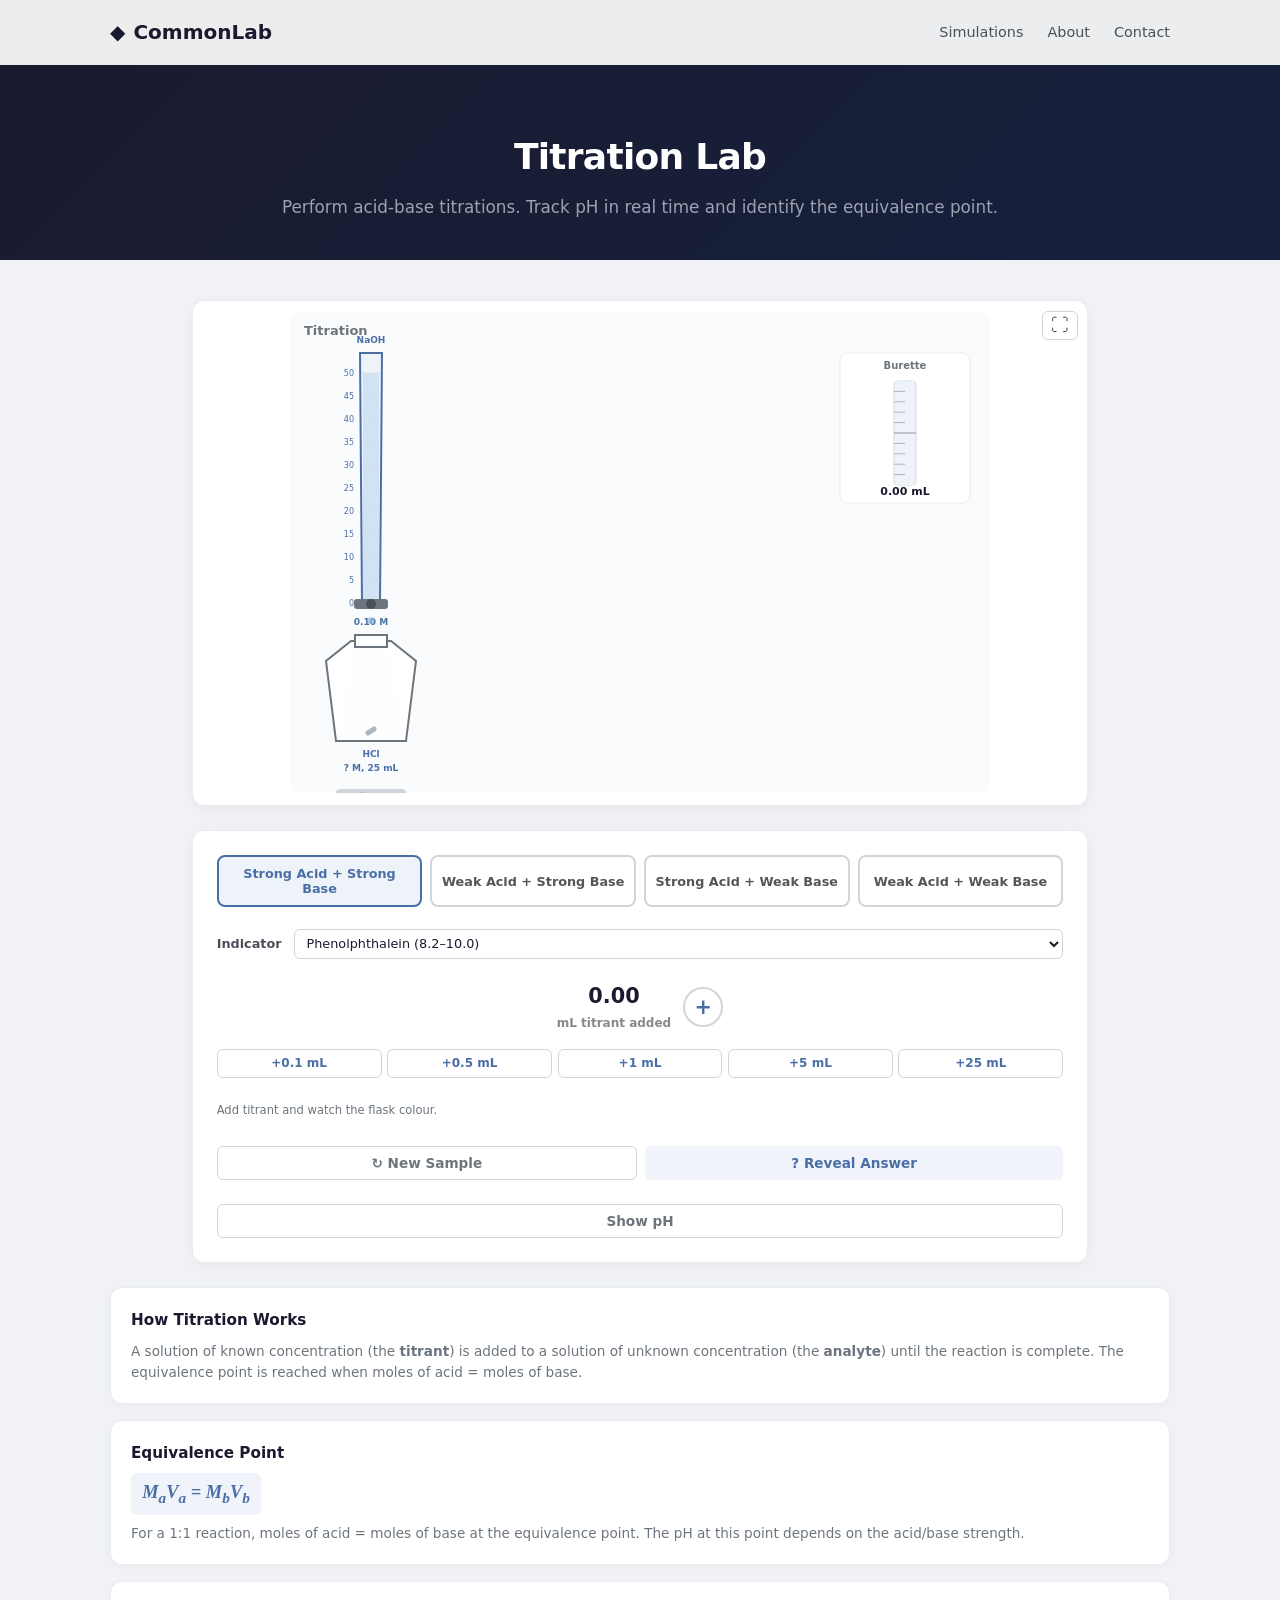
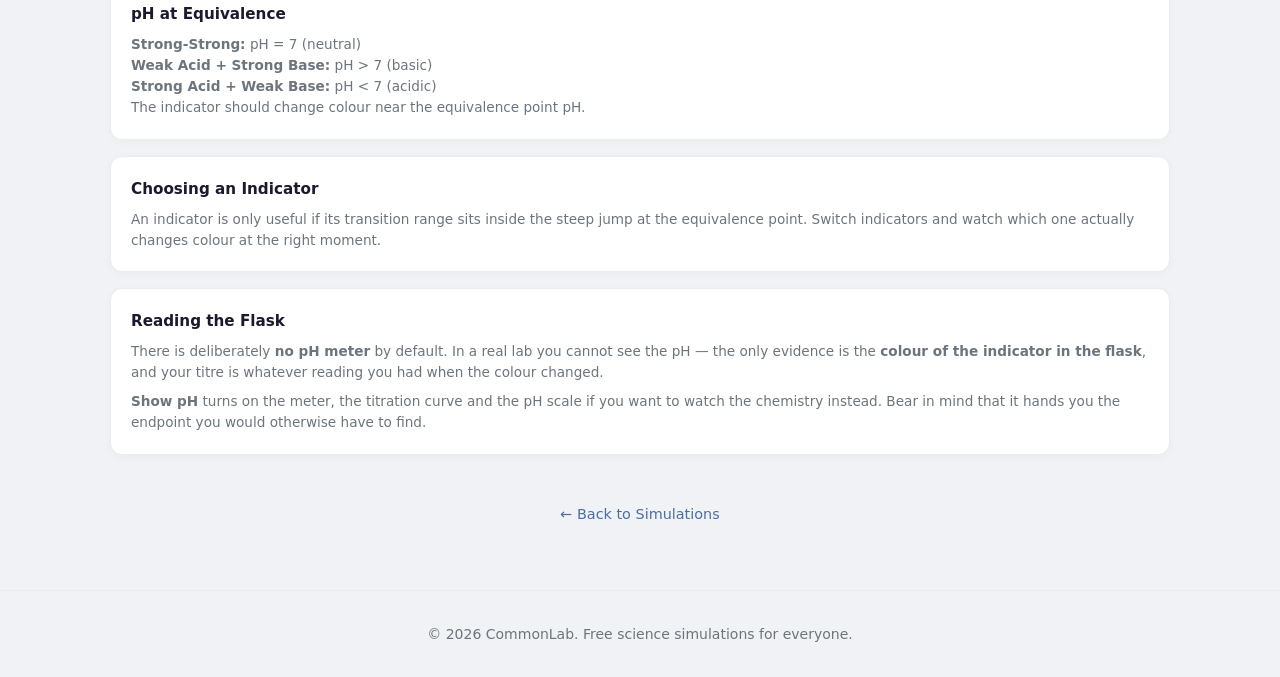
<file: simulations/titration.html>
<!DOCTYPE html>
<html lang="en">
<head>
    <meta charset="UTF-8">
    <meta name="viewport" content="width=device-width, initial-scale=1.0">
    <title>Titration Lab — CommonLab</title>
    <meta name="description" content="Perform virtual acid-base titrations. Identify the endpoint from the indicator colour alone, exactly as you would in a real lab.">
    <link rel="stylesheet" href="../main.css?v=3">
    <style>
        #titrCanvas { width: 100%; max-width: 700px; height: auto; aspect-ratio: 700 / 480; display: block; border-radius: 8px; background: #fafbfc; cursor: default; }

        .titr-field {
            display: flex;
            align-items: center;
            gap: 0.75rem;
            padding: 0.35rem 0;
        }
        .titr-field-label {
            font-size: 0.8rem;
            font-weight: 600;
            color: #495057;
            flex-shrink: 0;
        }
        .titr-select {
            flex: 1;
            min-width: 0;
            padding: 0.35rem 0.5rem;
            font: inherit;
            font-size: 0.8rem;
            color: #1a1a2e;
            background: #fff;
            border: 1px solid #d1d5db;
            border-radius: 6px;
        }
        .titr-select:focus-visible {
            outline: 2px solid #4a6fa5;
            outline-offset: 1px;
        }

        .titr-hint {
            margin: 0.5rem 0 0;
            font-size: 0.72rem;
            line-height: 1.45;
            color: #6c757d;
            min-height: 1.2em;
        }
        .titr-hint strong { color: #495057; }

        .titr-btn-row {
            display: flex;
            gap: 0.5rem;
            margin-top: 0.75rem;
        }
        .titr-btn-row .sim-btn { flex: 1; }

        #pHToggle { margin-top: 0.5rem; }

        /* The pH readout row is hidden until "Show pH" is switched on. */
        #phReadouts[hidden] { display: none; }
    </style>
</head>
<body>

<header class="site-header">
    <div class="container nav-container">
        <a href="../index.html" class="logo"><span class="logo-icon">&#9670;</span><span class="logo-text">CommonLab</span></a>
        <nav class="primary-nav"><ul>
            <li><a href="../index.html#simulations">Simulations</a></li>
            <li><a href="../index.html#about">About</a></li>
            <li><a href="../index.html#contact">Contact</a></li>
        </ul></nav>
    </div>
</header>

<main>
    <div class="sim-page-header">
        <div class="container">
            <h1>Titration Lab</h1>
            <p>Perform acid-base titrations. Track pH in real time and identify the equivalence point.</p>
        </div>
    </div>

    <section class="sim-canvas-area">
        <div class="container sim-layout">

            <div class="sim-main">
                <div class="canvas-wrapper">
                    <canvas id="titrCanvas" width="700" height="480"></canvas>
                </div>

                <div class="controls-panel">
                    <!-- Scenario picker -->
                    <div class="sim-seg" id="scenarioPick">
                        <button class="sim-seg__btn is-active" data-scen="strong-strong">Strong Acid + Strong Base</button>
                        <button class="sim-seg__btn" data-scen="weak-strong">Weak Acid + Strong Base</button>
                        <button class="sim-seg__btn" data-scen="strong-weak">Strong Acid + Weak Base</button>
                        <button class="sim-seg__btn" data-scen="weak-weak">Weak Acid + Weak Base</button>
                    </div>

                    <!-- Indicator picker -->
                    <div class="titr-field">
                        <label class="titr-field-label" for="indicatorPick">Indicator</label>
                        <select id="indicatorPick" class="titr-select">
                            <option value="methylorange">Methyl Orange (3.1&ndash;4.4)</option>
                            <option value="bromothymol">Bromothymol Blue (6.0&ndash;7.6)</option>
                            <option value="phenolphthalein" selected>Phenolphthalein (8.2&ndash;10.0)</option>
                        </select>
                    </div>

                    <!-- Drip control: titrant can only be ADDED, never withdrawn -->
                    <div class="sim-stepper">
                        <div class="sim-stepper__display">
                            <div class="sim-stepper__value" id="volumeAdded">0.00</div>
                            <div class="sim-stepper__unit">mL titrant added</div>
                        </div>
                        <button class="sim-iconbtn" id="dripUp">+</button>
                    </div>

                    <!-- Quick-add buttons (all additions) -->
                    <div style="display:flex;gap:0.35rem;flex-wrap:wrap;">
                        <button class="sim-chip" data-amt="0.1">+0.1 mL</button>
                        <button class="sim-chip" data-amt="0.5">+0.5 mL</button>
                        <button class="sim-chip" data-amt="1.0">+1 mL</button>
                        <button class="sim-chip" data-amt="5.0">+5 mL</button>
                        <button class="sim-chip" data-amt="25.0">+25 mL</button>
                    </div>

                    <p class="titr-hint" id="phaseHint"></p>

                    <!-- pH instrumentation: off by default so the endpoint has
                         to be judged from the indicator colour, as in a real lab. -->
                    <div class="titr-btn-row">
                        <button class="sim-btn sim-btn--outline" id="resetBtn">&#8635; New Sample</button>
                        <button class="sim-btn sim-btn--soft" id="revealBtn">? Reveal Answer</button>
                    </div>

                    <button class="sim-btn sim-btn--outline sim-btn--block"
                            id="pHToggle" aria-pressed="false"
                            title="Show the pH meter, pH curve and pH scale">
                        Show pH
                    </button>

                    <div class="sim-readouts sim-readouts--3" id="phReadouts" hidden>
                        <div class="sim-readout sim-readout--highlight">
                            <div class="sim-readout__value" id="phReadout">1.00</div>
                            <div class="sim-readout__label">pH</div>
                        </div>
                        <div class="sim-readout sim-readout--success">
                            <div class="sim-readout__value" id="equivVol">25.0</div>
                            <div class="sim-readout__label">Equiv. Vol (mL)</div>
                        </div>
                        <div class="sim-readout">
                            <div class="sim-readout__value" id="equivPH">7.00</div>
                            <div class="sim-readout__label">pH at Equiv.</div>
                        </div>
                    </div>
                </div>
            </div>

            <aside class="sim-sidebar">
                <div class="equation-card">
                    <h3>How Titration Works</h3>
                    <p class="eq-explanation">
                        A solution of known concentration (the <strong>titrant</strong>) is added
                        to a solution of unknown concentration (the <strong>analyte</strong>) until
                        the reaction is complete. The equivalence point is reached when moles of
                        acid = moles of base.
                    </p>
                </div>
                <div class="equation-card">
                    <h3>Equivalence Point</h3>
                    <div class="equation-formula">M<sub>a</sub>V<sub>a</sub> = M<sub>b</sub>V<sub>b</sub></div>
                    <p class="eq-explanation">
                        For a 1:1 reaction, moles of acid = moles of base at the equivalence point.
                        The pH at this point depends on the acid/base strength.
                    </p>
                </div>
                <div class="equation-card">
                    <h3>pH at Equivalence</h3>
                    <p class="eq-explanation">
                        <strong>Strong-Strong:</strong> pH = 7 (neutral)<br>
                        <strong>Weak Acid + Strong Base:</strong> pH &gt; 7 (basic)<br>
                        <strong>Strong Acid + Weak Base:</strong> pH &lt; 7 (acidic)<br>
                        The indicator should change colour near the equivalence point pH.
                    </p>
                </div>
                <div class="equation-card">
                    <h3>Choosing an Indicator</h3>
                    <p class="eq-explanation">
                        An indicator is only useful if its transition range sits inside the steep
                        jump at the equivalence point. Switch indicators and watch which one
                        actually changes colour at the right moment.
                    </p>
                </div>
                <div class="equation-card">
                    <h3>Reading the Flask</h3>
                    <p class="eq-explanation">
                        There is deliberately <strong>no pH meter</strong> by default. In a real lab
                        you cannot see the pH &mdash; the only evidence is the
                        <strong>colour of the indicator in the flask</strong>, and your titre is
                        whatever reading you had when the colour changed.
                    </p>
                    <p class="eq-explanation" style="margin-top:0.5rem;">
                        <strong>Show pH</strong> turns on the meter, the titration curve and the pH
                        scale if you want to watch the chemistry instead. Bear in mind that it
                        hands you the endpoint you would otherwise have to find.
                    </p>
                </div>
            </aside>

        </div>

        <div class="container" style="margin-top: 1.5rem; text-align: center;">
            <a href="../index.html#simulations" class="sim-back-link">← Back to Simulations</a>
        </div>
    </section>
</main>

<footer class="site-footer">
    <div class="container footer-container">
        <p>&copy; 2026 CommonLab. Free science simulations for everyone.</p>
    </div>
</footer>

<script src="../index.js?v=3"></script>
<script src="../library.js?v=3"></script>
<script>
'use strict';

// ═══ Constants ═══
const canvas = document.getElementById('titrCanvas');
const T = SimLib.Theme.use('light');
const ctx = canvas.getContext('2d');
const W = canvas.width, H = canvas.height;

// ═══ State ═══
let scenario = 'strong-strong';
let acidConc = 0.1;     // M
let acidVol = 25.0;     // mL (analyte in flask)
let baseConc = 0.1;     // M (titrant in burette)
let volumeAdded = 0.0;  // mL of base added
let showAnswer = false; // reveal the "unknown" analyte concentration
let showPH = false;     // show pH instrumentation (off by default)

// Indicator
let indicator = 'phenolphthalein';

const INDICATORS = {
    methylorange:    { label: 'Methyl Orange',    lo: 3.1, hi: 4.4,  acid: [255, 140, 0],  base: [255, 210, 60] },
    bromothymol:     { label: 'Bromothymol Blue', lo: 6.0, hi: 7.6,  acid: [255, 220, 60], base: [40, 110, 200] },
    phenolphthalein: { label: 'Phenolphthalein',  lo: 8.2, hi: 10.0, acid: [250, 250, 250], base: [220, 40, 110] },
};

// ═══ Chemistry ═══
// Instead of hand-rolled piecewise formulas (which drift out of sync and were
// demonstrably wrong for the strong-acid/weak-base case), we solve the
// charge-balance equation numerically. This one expression is correct for
// every strong/weak combination, including near the equivalence point where
// the piecewise versions needed fudge factors.
//
//   [H+] + cation = anion + [OH-]
//
//   cation = [base species carrying a charge]
//            strong base -> fully dissociated,  [Na+]  = CB
//            weak base   -> [BH+] = CB·Kb/(Kb+[OH-])
//   anion  = [acid species carrying a charge]
//            strong acid -> fully dissociated,  [Cl-]  = CA
//            weak acid   -> [A-]  = CA·Ka/(Ka+[H+])

const KW = 1e-14; // Kw at 25 °C

const SCENARIOS = {
    'strong-strong': { label: 'Strong Acid + Strong Base', acid: 'strong', base: 'strong', Ka: null,    Kb: null },
    'weak-strong':   { label: 'Weak Acid + Strong Base',   acid: 'weak',   base: 'strong', Ka: 1.8e-5, Kb: null },
    'strong-weak':   { label: 'Strong Acid + Weak Base',   acid: 'strong', base: 'weak',   Ka: null,    Kb: 1.8e-5 },
    'weak-weak':     { label: 'Weak Acid + Weak Base',     acid: 'weak',   base: 'weak',   Ka: 1.8e-5, Kb: 1.8e-5 },
};

function currentSpec() {
    return SCENARIOS[scenario] || SCENARIOS['strong-strong'];
}

function computeEquivalenceVolume() {
    return (acidConc * acidVol) / baseConc;
}

/** Volume of titrant the burette can hold; the titration is clamped to this. */
function buretteCapacity() {
    const needed = computeEquivalenceVolume() * 2 + 5;
    return Math.max(50, Math.ceil(needed / 10) * 10);
}

// Solve the charge balance for [H+] by bisection in log space.
// The residual is strictly increasing in [H+], so bisection is guaranteed to
// converge; 50 halvings of a 15-decade range is far more precision than needed.
function solveH(CA, Ka, CB, Kb) {
    const residual = (h) => {
        const oh = KW / h;
        const cation = Kb ? CB * Kb / (Kb + oh) : CB;
        const anion = Ka ? CA * Ka / (Ka + h) : CA;
        return h + cation - anion - oh;
    };

    let loExp = -15, hiExp = 0; // [H+] from 1e-15 to 1
    for (let i = 0; i < 50; i++) {
        const midExp = (loExp + hiExp) / 2;
        if (residual(Math.pow(10, midExp)) > 0) hiExp = midExp;
        else loExp = midExp;
    }
    return Math.pow(10, (loExp + hiExp) / 2);
}

function computePH(volAdded) {
    const spec = currentSpec();
    const totalVolL = (acidVol + volAdded) / 1000; // litres
    if (totalVolL <= 0) return 7;

    const nAcid = acidConc * acidVol / 1000;  // moles
    const nBase = baseConc * volAdded / 1000;  // moles

    const CA = nAcid / totalVolL; // total acid species concentration
    const CB = nBase / totalVolL; // total base species concentration

    const Ka = spec.acid === 'weak' ? spec.Ka : null;
    const Kb = spec.base === 'weak' ? spec.Kb : null;

    const h = solveH(CA, Ka, CB, Kb);
    return Math.max(0, Math.min(14, -Math.log10(h)));
}

// ═══ Drawing ═══
// By default there is NO pH meter, pH scale, or pH curve. In a real lab you
// cannot see the pH — the only evidence is the indicator colour in the flask,
// and the titre is whatever reading you had when the colour changed. Anything
// that displayed a number would defeat the exercise.
//
// The "Show pH" toggle (showPH) turns all three on for anyone who would rather
// watch the chemistry than find the endpoint by eye.
function draw() {
    ctx.clearRect(0, 0, W, H);
    SimLib.Draw.background(ctx, W, H, T);
    SimLib.Draw.title(ctx, 'Titration', 14, 22, { size: 13, color: T.muted, theme: T });

    // ── Lab apparatus ──
    const labW = 280;
    drawLabApparatus(labW);

    // ── Right side: either the pH curve, or the burette reading panel ──
    // They are mutually exclusive: the pH curve claims the same space, and
    // showing it already hands over the pH the exercise is meant to hide.
    if (showPH) {
        const curveX = labW + 20, curveY = 30;
        const curveW = W - curveX - 15, curveH = H - 60;
        drawPHCurve(curveX, curveY, curveW, curveH);
        drawPHBar(curveX, H - 20, curveW);
    } else {
        drawBurettePanel(W - 150, 40, 130, 150);
    }
}

function drawLabApparatus(labW) {
    // ── Burette (left, tall) ──
    const buretteX = 70, buretteTop = 40, buretteW = 22, buretteH = 260;
    const buretteBottom = buretteTop + buretteH;

    // Burette body
    ctx.fillStyle = T.accentSoft;
    ctx.strokeStyle = T.accent;
    ctx.lineWidth = 2;
    ctx.beginPath();
    ctx.moveTo(buretteX, buretteTop);
    ctx.lineTo(buretteX + buretteW, buretteTop);
    ctx.lineTo(buretteX + buretteW - 2, buretteBottom - 10);
    ctx.lineTo(buretteX + 2, buretteBottom - 10);
    ctx.closePath();
    ctx.fill();
    ctx.stroke();

    // Burette graduations
    const maxML = 50;
    const fillPct = 1 - (volumeAdded / maxML);
    const liquidTop = buretteBottom - 10 - (buretteH - 30) * fillPct;
    const mLPerPx = maxML / (buretteH - 30);

    // Liquid inside burette
    if (fillPct > 0.01) {
        ctx.fillStyle = 'rgba(180, 210, 240, 0.5)';
        ctx.beginPath();
        ctx.rect(buretteX + 3, liquidTop, buretteW - 6, buretteBottom - 10 - liquidTop);
        ctx.fill();
    }

    // Tick marks
    ctx.fillStyle = T.accent;
    ctx.font = T.font(8);
    ctx.textAlign = 'right';
    for (let mL = 0; mL <= 50; mL += 5) {
        const y = buretteBottom - 10 - (mL / maxML) * (buretteH - 30);
        ctx.fillText(mL, buretteX - 6, y + 3);
        ctx.strokeStyle = T.borderStrong;
        ctx.lineWidth = 0.5;
        ctx.beginPath();
        ctx.moveTo(buretteX + 2, y);
        ctx.lineTo(buretteX + buretteW - 2, y);
        ctx.stroke();
    }
    ctx.textAlign = 'center';
    ctx.fillStyle = T.accent;
    ctx.font = T.font(9, 'bold');
    ctx.fillText('NaOH', buretteX + buretteW/2, buretteTop - 10);
    ctx.fillText(baseConc.toFixed(2) + ' M', buretteX + buretteW/2, buretteBottom + 12);

    // Stopcock
    const stopcockY = buretteBottom - 10;
    ctx.fillStyle = T.muted;
    ctx.beginPath();
    ctx.roundRect(buretteX - 6, stopcockY - 4, buretteW + 12, 10, 3);
    ctx.fill();
    ctx.fillStyle = T.text;
    ctx.beginPath();
    ctx.arc(buretteX + buretteW/2, stopcockY + 1, 5, 0, Math.PI * 2);
    ctx.fill();

    // Drop forming
    if (volumeAdded < computeEquivalenceVolume() + 10) {
        const dropY = stopcockY + 15 + Math.sin(Date.now() * 0.005) * 3;
        ctx.fillStyle = 'rgba(140, 180, 220, 0.7)';
        ctx.beginPath();
        ctx.arc(buretteX + buretteW/2, dropY, 3.5, 0, Math.PI * 2);
        ctx.fill();
        // Drop falling
        const dropY2 = dropY + 18;
        ctx.fillStyle = 'rgba(140, 180, 220, 0.4)';
        ctx.beginPath();
        ctx.arc(buretteX + buretteW/2 - 1, dropY2, 2.5, 0, Math.PI * 2);
        ctx.fill();
    }

    // ── Flask (below burette tip) ──
    const flaskCX = buretteX + buretteW/2, flaskTop = stopcockY + 38;
    const flaskW = 90, flaskH = 100;
    const flaskBottom = flaskTop + flaskH;

    // Flask body (Erlenmeyer shape)
    ctx.fillStyle = T.surface;
    ctx.strokeStyle = T.muted;
    ctx.lineWidth = 2;
    ctx.beginPath();
    ctx.moveTo(flaskCX - flaskW/2 + 25, flaskTop);
    ctx.lineTo(flaskCX + flaskW/2 - 25, flaskTop);
    ctx.lineTo(flaskCX + flaskW/2, flaskTop + 20);
    ctx.lineTo(flaskCX + flaskW/2 - 10, flaskBottom);
    ctx.lineTo(flaskCX - flaskW/2 + 10, flaskBottom);
    ctx.lineTo(flaskCX - flaskW/2, flaskTop + 20);
    ctx.closePath();
    ctx.fill();
    ctx.stroke();

    // Flask neck
    ctx.fillStyle = T.surface;
    ctx.strokeStyle = T.muted;
    ctx.lineWidth = 2;
    ctx.beginPath();
    ctx.rect(flaskCX - 16, flaskTop - 6, 32, 12);
    ctx.fill();
    ctx.stroke();

    // Solution in flask
    const pH = computePH(volumeAdded);
    const indicatorColor = getIndicatorColor(pH);
    const flaskMidY = flaskTop + flaskH/2 + 5;

    ctx.fillStyle = indicatorColor;
    ctx.globalAlpha = 0.55;
    ctx.beginPath();
    ctx.moveTo(flaskCX - flaskW/2 + 28, flaskTop + 8);
    ctx.lineTo(flaskCX + flaskW/2 - 28, flaskTop + 8);
    ctx.lineTo(flaskCX + flaskW/2 - 12, flaskBottom - 4);
    ctx.lineTo(flaskCX - flaskW/2 + 12, flaskBottom - 4);
    ctx.closePath();
    ctx.fill();
    ctx.globalAlpha = 1;

    // Flask label
    ctx.fillStyle = T.accent;
    ctx.font = T.font(9, 'bold');
    ctx.textAlign = 'center';
    const spec = currentSpec();
    const acidLabel = spec.acid === 'weak' ? 'CH\u2083COOH' : 'HCl';
    ctx.fillText(acidLabel, flaskCX, flaskBottom + 16);
    // The analyte concentration is the "unknown" the user is meant to determine,
    // so it stays hidden until explicitly revealed.
    ctx.fillText(
        (showAnswer ? acidConc.toFixed(3) + ' M' : '? M') + ', ' + acidVol.toFixed(0) + ' mL',
        flaskCX, flaskBottom + 30
    );

    // On reveal, also give the true endpoint so the user can grade their own run.
    if (showAnswer) {
        ctx.fillStyle = T.success;
        ctx.font = T.font(9, 'bold');
        ctx.fillText(
            'True endpoint: ' + computeEquivalenceVolume().toFixed(2) + ' mL',
            flaskCX, flaskBottom + 44
        );
    }

    // ── pH meter (only when pH instrumentation is switched on) ──
    if (showPH) {
        const pHMeterX = flaskCX + flaskW / 2 + 20, pHMeterY = flaskTop;
        ctx.fillStyle = T.surface2;
        ctx.strokeStyle = T.ink;
        ctx.lineWidth = 1.5;
        ctx.beginPath();
        ctx.roundRect(pHMeterX, pHMeterY, 50, 70, 6);
        ctx.fill();
        ctx.stroke();
        ctx.fillStyle = T.ink;
        ctx.font = T.font(18, 'bold');
        ctx.textAlign = 'center';
        ctx.fillText(pH.toFixed(2), pHMeterX + 25, pHMeterY + 32);
        ctx.fillStyle = T.muted;
        ctx.font = T.font(9, 'bold');
        ctx.fillText('pH', pHMeterX + 25, pHMeterY + 50);
        // Probe wire
        ctx.strokeStyle = T.faint;
        ctx.lineWidth = 2;
        ctx.beginPath();
        ctx.moveTo(pHMeterX, pHMeterY + 15);
        ctx.quadraticCurveTo(flaskCX, flaskTop - 20, flaskCX, flaskTop + 5);
        ctx.stroke();
        // Probe tip in flask
        ctx.fillStyle = T.ink;
        ctx.beginPath();
        ctx.arc(flaskCX, flaskTop + 10, 3, 0, Math.PI * 2);
        ctx.fill();
    }

    // Magnetic stirrer
    // Offset down so it never collides with the reveal caption.
    const stirY = flaskBottom + (showAnswer ? 60 : 48);
    ctx.fillStyle = T.borderStrong;
    ctx.beginPath();
    ctx.roundRect(flaskCX - 35, stirY, 70, 14, 4);
    ctx.fill();
    ctx.fillStyle = T.faint;
    ctx.font = T.font(8);
    ctx.textAlign = 'center';
    ctx.fillText('Stirrer', flaskCX, stirY + 10);
    // Stir bar in flask
    const stirAngle = Date.now() * 0.008;
    const stirLen = 12;
    ctx.save();
    ctx.translate(flaskCX, flaskBottom - 10);
    ctx.rotate(stirAngle);
    ctx.fillStyle = T.faint;
    ctx.beginPath();
    ctx.roundRect(-stirLen/2, -2.5, stirLen, 5, 2);
    ctx.fill();
    ctx.restore();
}

// The solution colour follows the chosen indicator across its transition
// range; outside that range it sits at the pure acid or base colour.
function getIndicatorColor(pH) {
    const ind = INDICATORS[indicator] || INDICATORS.phenolphthalein;
    const t = Math.max(0, Math.min(1, (pH - ind.lo) / (ind.hi - ind.lo)));
    const mix = (a, b, f) => Math.round(a + (b - a) * f);
    const r = mix(ind.acid[0], ind.base[0], t);
    const g = mix(ind.acid[1], ind.base[1], t);
    const b = mix(ind.acid[2], ind.base[2], t);
    // A fully transparent "colourless" acid end (phenolphthalein) still needs
    // enough alpha for the liquid to be visible against the white flask.
    const alpha = (0.55 + t * 0.2).toFixed(2);
    return 'rgba(' + r + ',' + g + ',' + b + ',' + alpha + ')';
}

/** Horizontal pH scale with a marker at the current pH. */
function drawPHBar(x, y, w) {
    const barH = 14;
    const pH = computePH(volumeAdded);

    // Gradient bar from pH 0 (red) to pH 14 (blue)
    const barGrad = ctx.createLinearGradient(x, 0, x + w, 0);
    for (let i = 0; i <= 14; i++) {
        const t = i / 14;
        let r, g, B;
        if (t < 0.5) {
            // Red to yellow
            const tt = t * 2;
            r = 220; g = Math.round(50 + tt * 180); B = Math.round(50 - tt * 20);
        } else {
            // Yellow to blue
            const tt = (t - 0.5) * 2;
            r = Math.round(220 - tt * 180); g = Math.round(230 - tt * 160); B = Math.round(30 + tt * 150);
        }
        barGrad.addColorStop(t, 'rgb(' + r + ',' + g + ',' + B + ')');
    }
    ctx.fillStyle = barGrad;
    ctx.beginPath();
    ctx.roundRect(x, y, w, barH, 4);
    ctx.fill();

    // Current pH indicator
    const pHX = x + (pH / 14) * w;
    ctx.fillStyle = T.ink;
    ctx.beginPath();
    ctx.moveTo(pHX, y - 6);
    ctx.lineTo(pHX - 5, y - 2);
    ctx.lineTo(pHX + 5, y - 2);
    ctx.fill();
    ctx.beginPath();
    ctx.moveTo(pHX, y + barH + 6);
    ctx.lineTo(pHX - 5, y + barH + 2);
    ctx.lineTo(pHX + 5, y + barH + 2);
    ctx.fill();

    // pH label
    ctx.fillStyle = T.ink;
    ctx.font = T.font(10, 'bold');
    ctx.textAlign = 'center';
    ctx.fillText('pH ' + pH.toFixed(2), pHX, y - 8);

    // Tick marks
    ctx.fillStyle = T.text;
    ctx.font = T.font(8);
    ctx.textAlign = 'center';
    for (let p = 0; p <= 14; p += 2) {
        const tx = x + (p / 14) * w;
        ctx.fillText(p, tx, y + barH + 16);
    }
}

/** Titration curve: pH against volume of titrant added, with the endpoint marked. */
function drawPHCurve(cx, cy, cw, ch) {
    const eqVol = computeEquivalenceVolume();
    const maxVol = Math.max(eqVol * 2 + 5, volumeAdded + 5);

    // Axes
    ctx.strokeStyle = T.ink;
    ctx.lineWidth = 1.5;
    ctx.beginPath();
    ctx.moveTo(cx, cy);
    ctx.lineTo(cx, cy + ch);
    ctx.lineTo(cx + cw, cy + ch);
    ctx.stroke();

    // Labels
    ctx.fillStyle = T.ink;
    ctx.font = T.font(11, 'bold');
    ctx.textAlign = 'center';
    ctx.fillText('Volume of Titrant Added (mL)', cx + cw / 2, cy + ch + 30);
    ctx.save();
    ctx.translate(cx - 28, cy + ch / 2);
    ctx.rotate(-Math.PI / 2);
    ctx.fillText('pH', 0, 0);
    ctx.restore();

    // Y-axis ticks
    ctx.fillStyle = T.muted;
    ctx.font = T.font(8);
    ctx.textAlign = 'right';
    for (let p = 0; p <= 14; p += 2) {
        const y = cy + ch - (p / 14) * ch;
        ctx.fillText(p, cx - 6, y + 3);
        ctx.strokeStyle = T.grid;
        ctx.lineWidth = 0.5;
        ctx.beginPath();
        ctx.moveTo(cx, y);
        ctx.lineTo(cx + cw, y);
        ctx.stroke();
    }

    // X-axis ticks
    ctx.fillStyle = T.muted;
    ctx.textAlign = 'center';
    const tickStep = maxVol > 100 ? 25 : maxVol > 50 ? 10 : 5;
    for (let v = 0; v <= maxVol; v += tickStep) {
        const x = cx + (v / maxVol) * cw;
        ctx.fillText(v, x, cy + ch + 14);
        ctx.strokeStyle = T.grid;
        ctx.lineWidth = 0.5;
        ctx.beginPath();
        ctx.moveTo(x, cy);
        ctx.lineTo(x, cy + ch);
        ctx.stroke();
    }

    // Equivalence point line
    const eqX = cx + (eqVol / maxVol) * cw;
    ctx.strokeStyle = T.success;
    ctx.lineWidth = 1.5;
    ctx.setLineDash([4, 4]);
    ctx.beginPath();
    ctx.moveTo(eqX, cy);
    ctx.lineTo(eqX, cy + ch);
    ctx.stroke();
    ctx.setLineDash([]);
    ctx.fillStyle = T.success;
    ctx.font = T.font(9, 'bold');
    ctx.fillText('Equiv: ' + eqVol.toFixed(1) + ' mL', eqX, cy - 4);

    // Draw pH curve
    const points = [];
    const numPoints = 200;
    for (let i = 0; i <= numPoints; i++) {
        const v = (i / numPoints) * maxVol;
        const pH = computePH(v);
        const px = cx + (v / maxVol) * cw;
        const py = cy + ch - (pH / 14) * ch;
        points.push({ x: px, y: py, pH, v });
    }

    // Fill under curve
    ctx.fillStyle = 'rgba(74, 111, 165, 0.08)';
    ctx.beginPath();
    ctx.moveTo(points[0].x, cy + ch);
    for (const pt of points) ctx.lineTo(pt.x, pt.y);
    ctx.lineTo(points[points.length - 1].x, cy + ch);
    ctx.fill();

    // Curve line
    ctx.strokeStyle = T.accent;
    ctx.lineWidth = 2.5;
    ctx.beginPath();
    ctx.moveTo(points[0].x, points[0].y);
    for (const pt of points) ctx.lineTo(pt.x, pt.y);
    ctx.stroke();

    // Current point highlight
    const curX = cx + (volumeAdded / maxVol) * cw;
    const curY = cy + ch - (computePH(volumeAdded) / 14) * ch;
    ctx.fillStyle = T.danger;
    ctx.beginPath();
    ctx.arc(curX, curY, 5, 0, Math.PI * 2);
    ctx.fill();
    ctx.strokeStyle = T.surface;
    ctx.lineWidth = 2;
    ctx.stroke();

    // Equivalence point dot
    if (volumeAdded >= eqVol - 0.5) {
        const eqPY = cy + ch - (computePH(eqVol) / 14) * ch;
        ctx.fillStyle = T.success;
        ctx.beginPath();
        ctx.arc(eqX, eqPY, 4, 0, Math.PI * 2);
        ctx.fill();
    }
}

/**
 * The burette reading panel. Shown when pH instrumentation is OFF, where it is
 * the only numeric evidence, mirroring the graduations on real glassware.
 */
function drawBurettePanel(x, y, w, h) {
    SimLib.Draw.panel(ctx, x, y, w, h, { theme: T });
    SimLib.Draw.text(ctx, 'Burette', x + w / 2, y + 16, {
        size: 10, weight: 'bold', color: T.muted, align: 'center', theme: T,
    });

    const cap = buretteCapacity();
    const reading = Math.min(volumeAdded, cap);
    const frac = cap > 0 ? reading / cap : 0;

    // Column showing the titrant level
    const colX = x + w / 2 - 11, colY = y + 28, colW = 22, colH = h - 46;
    ctx.fillStyle = T.surface2;
    ctx.strokeStyle = T.borderStrong;
    ctx.lineWidth = 1;
    ctx.beginPath();
    ctx.roundRect(colX, colY, colW, colH, 4);
    ctx.fill();
    ctx.stroke();

    // Remaining titrant (empties as the titration proceeds)
    const fillH = colH * (1 - frac);
    ctx.fillStyle = SimLib.Color.parse(T.accent);
    ctx.fillStyle = T.accentSoft;
    ctx.beginPath();
    ctx.roundRect(colX + 1, colY + colH - fillH, colW - 2, Math.max(0, fillH), 3);
    ctx.fill();

    // Graduation marks every 10 %
    ctx.strokeStyle = T.faint;
    for (let i = 1; i < 10; i++) {
        const gy = colY + (colH / 10) * i;
        const major = i % 5 === 0;
        ctx.lineWidth = major ? 1.5 : 1;
        ctx.beginPath();
        ctx.moveTo(colX, gy);
        ctx.lineTo(colX + (major ? colW : colW * 0.5), gy);
        ctx.stroke();
    }

    SimLib.Draw.text(ctx, reading.toFixed(2) + ' mL', x + w / 2, y + h - 8, {
        size: 11, weight: 'bold', color: T.ink, align: 'center', theme: T,
    });
}

// ═══ Event Handling ═══
// Titrant can only ever be ADDED. addVolume() rejects non-positive amounts
// outright, so no code path (button, keyboard, or any UI added later) can
// withdraw titrant. The only way to lower the volume is "New Sample".
function addVolume(amt) {
    if (!(amt > 0)) return;
    volumeAdded = Math.min(buretteCapacity(), volumeAdded + amt);
    updateUI();
    draw();
}

document.getElementById('dripUp').addEventListener('click', () => addVolume(0.5));

document.querySelectorAll('.sim-chip').forEach(btn => {
    btn.addEventListener('click', () => addVolume(parseFloat(btn.dataset.amt)));
});

document.getElementById('resetBtn').addEventListener('click', () => {
    volumeAdded = 0;
    showAnswer = false;
    document.getElementById('revealBtn').textContent = '? Reveal Answer';
    updateUI();
    draw();
});

document.getElementById('revealBtn').addEventListener('click', () => {
    showAnswer = !showAnswer;
    document.getElementById('revealBtn').textContent = showAnswer ? '\u2713 Answer Shown' : '? Reveal Answer';
    updateUI();
    draw();
});

document.getElementById('pHToggle').addEventListener('click', () => {
    showPH = !showPH;
    const btn = document.getElementById('pHToggle');
    btn.textContent = showPH ? 'Hide pH' : 'Show pH';
    btn.setAttribute('aria-pressed', String(showPH));
    btn.classList.toggle('is-active', showPH);
    document.getElementById('phReadouts').hidden = !showPH;
    updateUI();
    draw();
});

document.getElementById('indicatorPick').addEventListener('change', (e) => {
    indicator = e.target.value;
    updateUI();
    draw();
});

document.querySelectorAll('.sim-seg__btn').forEach(btn => {
    btn.addEventListener('click', () => {
        document.querySelectorAll('.sim-seg__btn').forEach(b => b.classList.remove('is-active'));
        btn.classList.add('is-active');
        scenario = btn.dataset.scen;
        volumeAdded = 0;
        acidConc = 0.1; baseConc = 0.1;

        // Default the indicator to one whose transition range actually sits in
        // the equivalence-point jump for this combination.
        const spec = currentSpec();
        const eqPH = computePH(computeEquivalenceVolume());
        if (spec.base === 'strong' && spec.acid === 'weak') {
            indicator = 'phenolphthalein';
        } else if (spec.base === 'weak' && spec.acid === 'strong') {
            indicator = 'methylorange';
        } else {
            indicator = eqPH > 8.4 ? 'phenolphthalein' : eqPH < 6 ? 'methylorange' : 'bromothymol';
        }
        document.getElementById('indicatorPick').value = indicator;

        updateUI();
        draw();
    });
});

// ═══ Keyboard ═══
document.addEventListener('keydown', (e) => {
    // Never hijack keys while the user is interacting with a control.
    const tag = e.target.tagName;
    if (tag === 'INPUT' || tag === 'SELECT' || tag === 'TEXTAREA') return;

    if (e.key === 'ArrowRight' || e.key === 'ArrowUp') {
        addVolume(0.5);
        e.preventDefault(); // stop the page from scrolling
    } else if (e.key === 'r' || e.key === 'R') {
        volumeAdded = 0;
        updateUI();
        draw();
    }
});

// Guidance that never reveals how close you are. With pH instrumentation off
// it deliberately does NOT mention pH, the equivalence volume, or whether you
// have passed the endpoint — that information is exactly what you are meant to
// judge from the flask colour.
function phaseHint() {
    if (volumeAdded <= 0) {
        return { cls: '', text: 'Add titrant and watch the flask colour.' };
    }
    if (showPH) {
        return {
            cls: '',
            text: 'pH instrumentation is on, so the endpoint is visible — the curve marker shows the true equivalence volume.',
        };
    }
    return {
        cls: '',
        text: 'Watch the flask. Record the burette reading at the first permanent colour change.',
    };
}

function updateUI() {
    document.getElementById('volumeAdded').textContent = volumeAdded.toFixed(2);

    // Kept in sync even while hidden, so switching the toggle on shows
    // correct values immediately rather than a stale frame.
    document.getElementById('phReadout').textContent = computePH(volumeAdded).toFixed(2);
    document.getElementById('equivVol').textContent = computeEquivalenceVolume().toFixed(1);
    document.getElementById('equivPH').textContent = computePH(computeEquivalenceVolume()).toFixed(2);

    const hint = phaseHint();
    const hintEl = document.getElementById('phaseHint');
    hintEl.textContent = hint.text;
    hintEl.className = 'titr-hint ' + hint.cls;
}

// ═══ Animation (SimLib) ═══
// The scene is drawn in a fixed 700x480 logical space; SimLib maps it onto
// the responsive (HiDPI-aware) displayed canvas so nothing is clipped.

updateUI();

const app = SimLib.attach({
    canvas: canvas,
    logicalWidth: 700,
    logicalHeight: 480,
    SimulationClass: class TitrationSim extends SimLib.Simulation {
        onResize() { draw(); }
        onTick() { /* no physics required each tick */ }
        onDraw(ctx) { draw(); }
    }
});
app.sim.start();
</script>
</body>
</html>
</file>
<file: main.css>
/* === Reset === */
*, *::before, *::after {
    margin: 0;
    padding: 0;
    box-sizing: border-box;
}

/* === Simulation design tokens === */
:root {
    --sim-accent: #4a6fa5;
    --sim-accent-dark: #3b5d8f;
    --sim-accent-soft: #eef3fa;
    --sim-accent-softer: #f0f4fa;
    --sim-ink: #1a1a2e;
    --sim-text: #495057;
    --sim-muted: #6c757d;
    --sim-faint: #adb5bd;
    --sim-border: #e9ecef;
    --sim-border-strong: #d1d5db;
    --sim-surface: #ffffff;
    --sim-surface-2: #f8f9fa;
    --sim-bg: #f0f2f5;
    --sim-radius-sm: 6px;
    --sim-radius: 8px;
    --sim-radius-lg: 12px;
    --sim-shadow: 0 4px 16px rgba(0, 0, 0, 0.04);
    --sim-shadow-sm: 0 2px 8px rgba(0, 0, 0, 0.03);
    --sim-danger: #dc2626;
    --sim-danger-soft: #fce8e6;
    --sim-success: #2d7d46;
    --sim-success-soft: #e6f4ea;
    --sim-warn: #b45309;
    --sim-warn-soft: #fef3c7;
}

html {
    font-size: 16px;
    scroll-behavior: smooth;
}

body {
    min-height: 100vh;
    font-family: system-ui, -apple-system, BlinkMacSystemFont, 'Segoe UI', Roboto, sans-serif;
    line-height: 1.6;
    color: #1a1a2e;
    background: #f0f2f5;
    -webkit-font-smoothing: antialiased;
}

img {
    max-width: 100%;
    display: block;
}

ul {
    list-style: none;
}

a {
    color: inherit;
    text-decoration: none;
}

/* === Layout === */
.container {
    width: 100%;
    max-width: 1100px;
    margin: 0 auto;
    padding: 0 1.25rem;
}

.section {
    padding: 5rem 0;
}

.section-alt {
    background: #ffffff;
}

.section-title {
    font-size: 2rem;
    font-weight: 700;
    text-align: center;
    margin-bottom: 3rem;
    position: relative;
}

.section-title::after {
    content: '';
    display: block;
    width: 48px;
    height: 3px;
    background: linear-gradient(90deg, #4a6fa5, #7ba3d6);
    border-radius: 2px;
    margin: 0.75rem auto 0;
}

.section-intro {
    text-align: center;
    font-size: 1.05rem;
    color: #6c757d;
    max-width: 600px;
    margin: -1.5rem auto 2.5rem;
}

/* === Header / Navigation === */
.site-header {
    position: fixed;
    top: 0;
    left: 0;
    width: 100%;
    background: rgba(255, 255, 255, 0.92);
    backdrop-filter: blur(8px);
    border-bottom: 1px solid #e9ecef;
    z-index: 1000;
}

.nav-container {
    display: flex;
    align-items: center;
    justify-content: space-between;
    height: 64px;
}

.logo {
    display: flex;
    align-items: center;
    gap: 0.5rem;
    font-weight: 700;
    font-size: 1.25rem;
    color: #1a1a2e;
}

.logo-icon {
    height: 32px;
    width: auto;
}

.primary-nav ul {
    display: flex;
    gap: 1.5rem;
}

.primary-nav a {
    font-size: 0.9rem;
    font-weight: 500;
    color: #495057;
    transition: color 0.2s;
}

.primary-nav a:hover {
    color: #4a6fa5;
}

/* === Hero / Logo Area === */
.hero {
    padding: 10rem 0 6rem;
    text-align: center;
    background: linear-gradient(135deg, #1a1a2e 0%, #16213e 50%, #0f3460 100%);
    color: #ffffff;
}

.hero-logo-icon {
    height: 240px;
    width: auto;
    display: inline-block;
    margin-bottom: 1.5rem;
    border-radius: 24px;
}

.hero h1 {
    font-size: 3.25rem;
    font-weight: 800;
    letter-spacing: -0.025em;
    margin-bottom: 1rem;
}

.hero-subtitle {
    font-size: 1.2rem;
    color: #adb5bd;
    margin-bottom: 2rem;
    max-width: 600px;
    margin-left: auto;
    margin-right: auto;
}

/* === Buttons === */
.btn {
    display: inline-block;
    padding: 0.75rem 2rem;
    border-radius: 6px;
    font-weight: 600;
    font-size: 0.95rem;
    transition: background 0.2s, transform 0.15s;
    cursor: pointer;
}

.btn:hover {
    transform: translateY(-1px);
}

.btn-primary {
    background: #4a6fa5;
    color: #ffffff;
}

.btn-primary:hover {
    background: #3b5d8f;
}

/* === Cards === */
.card-grid {
    display: grid;
    grid-template-columns: repeat(auto-fit, minmax(280px, 1fr));
    gap: 1.5rem;
}

.card {
    background: #ffffff;
    border: 1px solid #e9ecef;
    border-radius: 12px;
    padding: 2rem;
    transition: box-shadow 0.25s, transform 0.25s;
}

.section-alt .card {
    background: #f8f9fa;
}

.card:hover {
    box-shadow: 0 12px 32px rgba(0, 0, 0, 0.07);
    transform: translateY(-3px);
}

.card-icon {
    font-size: 2rem;
    margin-bottom: 1rem;
}

.card h3 {
    font-size: 1.125rem;
    margin-bottom: 0.5rem;
    color: #1a1a2e;
}

.card p {
    font-size: 0.925rem;
    color: #6c757d;
}

/* === Goals List === */
.goals-list {
    max-width: 720px;
    margin: 0 auto;
    display: flex;
    flex-direction: column;
    gap: 1.5rem;
}

.goals-list li {
    display: flex;
    gap: 1.25rem;
    align-items: flex-start;
    background: #ffffff;
    border: 1px solid #e9ecef;
    border-radius: 12px;
    padding: 1.5rem;
    transition: box-shadow 0.25s, transform 0.25s;
}

.goals-list li:hover {
    box-shadow: 0 12px 32px rgba(0, 0, 0, 0.07);
    transform: translateY(-2px);
}

.goal-number {
    font-size: 1.75rem;
    font-weight: 800;
    color: #4a6fa5;
    line-height: 1;
    flex-shrink: 0;
}

.goal-content h3 {
    font-size: 1.1rem;
    margin-bottom: 0.25rem;
    color: #1a1a2e;
}

.goal-content p {
    font-size: 0.925rem;
    color: #6c757d;
}

/* === Simulations Grid === */
.sim-grid {
    display: grid;
    grid-template-columns: repeat(auto-fit, minmax(300px, 1fr));
    gap: 1.25rem;
}

.sim-card {
    display: flex;
    flex-direction: column;
    gap: 0.5rem;
    padding: 1.5rem;
    background: #ffffff;
    border: 1px solid #e9ecef;
    border-radius: 12px;
    transition: box-shadow 0.25s, transform 0.25s, border-color 0.2s;
}

.sim-card:hover {
    box-shadow: 0 12px 32px rgba(0, 0, 0, 0.08);
    transform: translateY(-3px);
    border-color: #4a6fa5;
}

.sim-name {
    font-size: 1.125rem;
    font-weight: 700;
    color: #1a1a2e;
}

.sim-desc {
    font-size: 0.875rem;
    color: #6c757d;
    line-height: 1.5;
    flex: 1;
}

.sim-tag {
    display: inline-block;
    align-self: flex-start;
    font-size: 0.75rem;
    font-weight: 600;
    padding: 0.25rem 0.6rem;
    border-radius: 999px;
    text-transform: uppercase;
    letter-spacing: 0.04em;
}

.sim-tag.physics {
    background: #dbeafe;
    color: #1e40af;
}

.sim-tag.chemistry {
    background: #fce7f3;
    color: #9d174d;
}

/* === Contact === */
.contact-content {
    text-align: center;
    max-width: 620px;
}

.contact-intro {
    font-size: 1.05rem;
    color: #6c757d;
    margin-bottom: 2rem;
}

.contact-links {
    display: flex;
    flex-wrap: wrap;
    justify-content: center;
    gap: 1rem;
}

.contact-item {
    display: inline-flex;
    align-items: center;
    gap: 0.5rem;
    padding: 0.75rem 1.25rem;
    border: 1px solid #e9ecef;
    border-radius: 8px;
    font-size: 0.925rem;
    color: #495057;
    transition: border-color 0.2s, color 0.2s;
}

.contact-item:hover {
    border-color: #4a6fa5;
    color: #4a6fa5;
}

.contact-icon {
    font-size: 1.25rem;
}

/* === Footer === */
.site-footer {
    border-top: 1px solid #e9ecef;
    padding: 2rem 0;
    text-align: center;
    font-size: 0.875rem;
    color: #6c757d;
}

/* === Gas Laws Simulation === */
.sim-layout {
    display: grid;
    grid-template-columns: 1fr 360px;
    gap: 2rem;
    align-items: start;
}

.sim-main {
    display: flex;
    flex-direction: column;
    gap: 1.5rem;
}

.canvas-wrapper {
    background: #ffffff;
    border: 1px solid #e9ecef;
    border-radius: 12px;
    padding: 0.75rem;
    display: flex;
    justify-content: center;
    box-shadow: 0 4px 16px rgba(0, 0, 0, 0.04);
}

#gasCanvas {
    width: 100%;
    max-width: 700px;
    height: auto;
    aspect-ratio: 700 / 450;
    display: block;
    border-radius: 8px;
    background: #fafbfc;
}

/* Controls Panel */
.controls-panel {
    display: flex;
    flex-direction: column;
    gap: 1rem;
    background: #ffffff;
    border: 1px solid #e9ecef;
    border-radius: 12px;
    padding: 1.5rem;
    box-shadow: 0 4px 16px rgba(0, 0, 0, 0.04);
}

.control-row {
    display: flex;
    align-items: center;
    gap: 1rem;
}

.control-row .control-icon {
    font-size: 1.3rem;
    width: 28px;
    text-align: center;
    flex-shrink: 0;
}

.control-row .control-label {
    font-size: 0.85rem;
    font-weight: 700;
    color: #1a1a2e;
    min-width: 24px;
    flex-shrink: 0;
}

.control-row input[type="range"] {
    flex: 1;
    min-width: 80px;
    accent-color: #4a6fa5;
    height: 6px;
    cursor: pointer;
}

.control-row .control-value {
    font-size: 0.9rem;
    font-weight: 600;
    color: #1a1a2e;
    min-width: 75px;
    text-align: right;
    font-variant-numeric: tabular-nums;
    flex-shrink: 0;
}

.control-row .control-law {
    font-size: 0.75rem;
    color: #4a6fa5;
    font-weight: 500;
    min-width: 100px;
    text-align: right;
    flex-shrink: 0;
    cursor: pointer;
    padding: 0.15rem 0.4rem;
    border-radius: 4px;
    transition: background 0.15s, color 0.15s;
}

.control-row .control-law:hover {
    background: #eef3fa;
    color: #3b5d8f;
}

/* === Shared simulation components === */

/* Readout cards -------------------------------------------------- */
.sim-readouts {
    display: grid;
    gap: 0.75rem;
    padding-top: 0.75rem;
    border-top: 1px solid var(--sim-border);
}
.sim-readouts--3 { grid-template-columns: repeat(3, 1fr); }
.sim-readouts--4 { grid-template-columns: repeat(4, 1fr); }

.sim-readout {
    text-align: center;
    padding: 0.6rem 0.4rem;
    background: var(--sim-surface-2);
    border-radius: var(--sim-radius);
    transition: background 0.2s;
}
.sim-readout__value {
    font-size: 1.4rem;
    font-weight: 800;
    color: var(--sim-ink);
    font-variant-numeric: tabular-nums;
}
.sim-readout__label {
    font-size: 0.68rem;
    color: var(--sim-muted);
    font-weight: 600;
    text-transform: uppercase;
    letter-spacing: 0.06em;
    margin-top: 0.15rem;
}
.sim-readout--highlight { background: var(--sim-accent-soft); }
.sim-readout--highlight .sim-readout__value { color: var(--sim-accent); }
.sim-readout--warn .sim-readout__value { color: var(--sim-danger); }
.sim-readout--success .sim-readout__value { color: var(--sim-success); }

/* Buttons -------------------------------------------------------- */
.sim-btn {
    padding: 0.5rem 1.25rem;
    border-radius: var(--sim-radius-sm);
    font-family: inherit;
    font-weight: 600;
    font-size: 0.85rem;
    border: none;
    cursor: pointer;
    transition: background 0.15s, transform 0.1s, border-color 0.15s, color 0.15s;
}
.sim-btn:hover { transform: translateY(-1px); }
.sim-btn:active { transform: translateY(0); }
.sim-btn:disabled { opacity: 0.4; cursor: default; transform: none; }
.sim-btn--primary { background: var(--sim-accent); color: #fff; }
.sim-btn--primary:hover { background: var(--sim-accent-dark); }
.sim-btn--ghost { background: var(--sim-border); color: var(--sim-text); }
.sim-btn--ghost:hover { background: var(--sim-border-strong); }
.sim-btn--soft { background: var(--sim-accent-softer); color: var(--sim-accent); }
.sim-btn--soft:hover { background: #dbeafe; }
.sim-btn--outline { background: #fff; color: var(--sim-muted); border: 1px solid var(--sim-border-strong); }
.sim-btn--outline:hover { background: var(--sim-surface-2); color: #333; }
.sim-btn--block { width: 100%; }
.sim-btn--icon { padding: 0.5rem 0.8rem; font-size: 1rem; line-height: 1; }
.sim-btn.is-active { background: var(--sim-accent); color: #fff; }

/* Action row ----------------------------------------------------- */
.sim-actions {
    display: flex;
    gap: 0.75rem;
    flex-wrap: wrap;
    align-items: center;
    padding-top: 0.5rem;
    border-top: 1px solid var(--sim-border);
}

/* Round icon buttons (steppers) ---------------------------------- */
.sim-iconbtn {
    width: 40px;
    height: 40px;
    border-radius: 50%;
    border: 2px solid var(--sim-border-strong);
    background: #fff;
    font-family: inherit;
    font-size: 1.3rem;
    font-weight: 700;
    color: var(--sim-accent);
    cursor: pointer;
    display: inline-flex;
    align-items: center;
    justify-content: center;
    transition: all 0.2s;
    flex-shrink: 0;
}
.sim-iconbtn:hover { border-color: var(--sim-accent); background: var(--sim-accent-soft); }
.sim-iconbtn:disabled { opacity: 0.3; cursor: not-allowed; }
.sim-iconbtn--proton { color: #dc2626; }
.sim-iconbtn--neutron { color: #6b7280; }

/* Stepper row ---------------------------------------------------- */
.sim-stepper {
    display: flex;
    align-items: center;
    justify-content: center;
    gap: 0.75rem;
}
.sim-stepper__display {
    text-align: center;
    font-weight: 700;
    color: var(--sim-ink);
    min-width: 110px;
}
.sim-stepper__value { font-size: 1.3rem; font-variant-numeric: tabular-nums; }
.sim-stepper__unit { font-size: 0.75rem; color: #888; font-weight: 600; }

/* Segmented picker ----------------------------------------------- */
.sim-seg { display: flex; gap: 0.5rem; flex-wrap: wrap; }
.sim-seg__btn {
    flex: 1;
    min-width: 90px;
    padding: 0.55rem 0.6rem;
    border: 2px solid var(--sim-border-strong);
    border-radius: var(--sim-radius);
    background: #fff;
    font-family: inherit;
    font-size: 0.8rem;
    font-weight: 600;
    color: #555;
    cursor: pointer;
    text-align: center;
    transition: all 0.2s;
}
.sim-seg__btn:hover { border-color: #999; color: #333; }
.sim-seg__btn.is-active { border-color: var(--sim-accent); background: var(--sim-accent-soft); color: var(--sim-accent); }

/* Toolbar / tool buttons ----------------------------------------- */
.sim-toolbar {
    display: flex;
    gap: 0.5rem;
    flex-wrap: wrap;
    align-items: center;
    padding: 0.75rem;
    background: #fff;
    border: 1px solid var(--sim-border);
    border-radius: var(--sim-radius-lg);
}
.sim-tool {
    display: inline-flex;
    align-items: center;
    gap: 0.35rem;
    padding: 0.45rem 0.9rem;
    border: 2px solid var(--sim-border-strong);
    border-radius: var(--sim-radius);
    background: #fff;
    font-family: inherit;
    font-size: 0.8rem;
    font-weight: 600;
    color: #555;
    cursor: pointer;
    transition: all 0.15s;
}
.sim-tool:hover { border-color: #999; color: #333; }
.sim-tool.is-active { border-color: var(--sim-accent); background: var(--sim-accent-soft); color: var(--sim-accent); }
.sim-tool__icon { font-size: 1.1rem; }

/* Chips (quick actions) ------------------------------------------ */
.sim-chip {
    flex: 1;
    min-width: 40px;
    padding: 0.4rem 0.5rem;
    border: 1px solid var(--sim-border-strong);
    border-radius: var(--sim-radius-sm);
    background: #fff;
    font-family: inherit;
    font-size: 0.75rem;
    font-weight: 600;
    color: var(--sim-accent);
    cursor: pointer;
    transition: all 0.15s;
}
.sim-chip:hover { border-color: var(--sim-accent); background: var(--sim-accent-soft); }

/* Stat bar ------------------------------------------------------- */
.sim-statbar {
    display: flex;
    gap: 1rem;
    padding: 0.75rem 1rem;
    background: #fff;
    border: 1px solid var(--sim-border);
    border-radius: var(--sim-radius-lg);
    align-items: center;
    flex-wrap: wrap;
    justify-content: center;
}
.sim-statbar__item { display: flex; align-items: center; gap: 0.4rem; }
.sim-statbar__label { font-size: 0.7rem; font-weight: 600; color: #999; text-transform: uppercase; letter-spacing: 0.05em; }
.sim-statbar__value { font-size: 1.05rem; font-weight: 700; color: var(--sim-ink); font-variant-numeric: tabular-nums; }
.sim-statbar__unit { font-size: 0.7rem; color: #999; font-weight: 500; }

/* Badges --------------------------------------------------------- */
.sim-badge {
    display: inline-block;
    padding: 0.4rem 1rem;
    border-radius: 999px;
    font-size: 0.9rem;
    font-weight: 700;
    letter-spacing: 0.04em;
}
.sim-badge--stable, .sim-badge--liquid { background: #d1fae5; color: #065f46; }
.sim-badge--unstable { background: var(--sim-warn-soft); color: var(--sim-warn); }
.sim-badge--radioactive, .sim-badge--gas { background: #fee2e2; color: #991b1b; }
.sim-badge--impossible { background: #f3f4f6; color: #9ca3af; }
.sim-badge--solid { background: #dbeafe; color: #1e40af; }

/* Info bar (nucleus) --------------------------------------------- */
.sim-infobar {
    margin-top: 0.8rem;
    display: flex;
    flex-wrap: wrap;
    align-items: center;
    gap: 1rem 1.5rem;
    padding: 0.6rem 0.8rem;
    background: var(--sim-surface-2);
    border-radius: var(--sim-radius);
}
.sim-infobar__header { display: flex; align-items: center; gap: 0.5rem; }
.sim-infobar__name { font-size: 1.4rem; font-weight: 800; color: var(--sim-ink); }
.sim-infobar__symbol { font-size: 1.1rem; color: #888; font-weight: 600; }
.sim-infobar__props { display: flex; gap: 0.6rem; }
.sim-infobar__item { text-align: center; padding: 0.3rem 0.5rem; background: #fff; border-radius: var(--sim-radius-sm); min-width: 56px; }
.sim-infobar__value { font-size: 1.1rem; font-weight: 800; color: var(--sim-ink); }
.sim-infobar__label { font-size: 0.6rem; color: #aaa; font-weight: 600; text-transform: uppercase; letter-spacing: 0.05em; }
.sim-infobar__desc { font-size: 0.72rem; color: #999; margin: 0; }

/* Small helper text ---------------------------------------------- */
.sim-help { font-size: 0.75rem; color: #999; text-align: center; margin-top: 0.4rem; }

/* Optional SimLib default panel chrome --------------------------- */
.sim-panel { display: flex; flex-wrap: wrap; gap: 0.75rem; align-items: center; padding: 0.75rem; }
.sim-row { display: flex; gap: 0.75rem; align-items: center; }
.sim-panel-btn {
    padding: 0.5rem 1.25rem;
    border: none;
    border-radius: var(--sim-radius-sm);
    background: var(--sim-accent);
    color: #fff;
    font-family: inherit;
    font-weight: 600;
    font-size: 0.85rem;
    cursor: pointer;
}
.sim-panel-slider { display: flex; align-items: center; gap: 0.5rem; font-size: 0.85rem; }
.sim-panel-readout { text-align: center; }
.sim-panel-readout__value { font-weight: 800; color: var(--sim-ink); }
.sim-panel-readout__label { font-size: 0.7rem; color: var(--sim-muted); text-transform: uppercase; }

/* Sidebar */
.sim-sidebar {
    display: flex;
    flex-direction: column;
    gap: 1rem;
}

.equation-card {
    background: #ffffff;
    border: 1px solid #e9ecef;
    border-radius: 12px;
    padding: 1.25rem;
    box-shadow: 0 2px 8px rgba(0, 0, 0, 0.03);
}

.equation-card h3 {
    font-size: 0.95rem;
    font-weight: 700;
    color: #1a1a2e;
    margin-bottom: 0.5rem;
}

.equation-formula {
    font-size: 1.15rem;
    font-weight: 700;
    color: #4a6fa5;
    font-family: 'Times New Roman', Georgia, serif;
    font-style: italic;
    margin-bottom: 0.5rem;
    padding: 0.3rem 0.7rem;
    background: #f0f4fa;
    border-radius: 6px;
    display: inline-block;
}

.equation-card .eq-explanation {
    font-size: 0.85rem;
    color: #6c757d;
    line-height: 1.55;
}

.equation-card .eq-sub {
    font-size: 0.85rem;
    color: #495057;
    margin-top: 0.5rem;
    padding: 0.5rem 0.7rem;
    background: #f8f9fa;
    border-radius: 6px;
    font-family: 'Times New Roman', Georgia, serif;
    font-style: italic;
}

.equation-card .eq-sub .hl {
    color: #4a6fa5;
    font-weight: 700;
}

/* === Shared simulation page layout === */
.sim-page-header {
    padding: 8rem 0 2.5rem;
    background: linear-gradient(135deg, #1a1a2e 0%, #16213e 100%);
    color: #ffffff;
    text-align: center;
}

.sim-page-header h1 {
    font-size: 2.25rem;
    font-weight: 800;
    letter-spacing: -0.02em;
}

.sim-page-header p {
    color: #9ca3af;
    margin-top: 0.5rem;
    font-size: 1.05rem;
}

.sim-canvas-area {
    padding: 2.5rem 0 4rem;
    background: #f0f2f5;
}

.sim-canvas-area .container {
    display: flex;
    flex-direction: column;
    align-items: center;
    gap: 1.5rem;
}

.sim-back-link {
    display: inline-flex;
    align-items: center;
    gap: 0.4rem;
    margin-top: 1.5rem;
    font-size: 0.9rem;
    color: #4a6fa5;
    font-weight: 500;
    transition: color 0.2s;
}

.sim-back-link:hover {
    color: #3b5d8f;
}

/* ── Law Popup Modal ── */
.modal-overlay {
    position: fixed;
    inset: 0;
    background: rgba(0, 0, 0, 0.35);
    z-index: 2000;
    opacity: 0;
    visibility: hidden;
    transition: opacity 0.25s, visibility 0.25s;
}

.modal-overlay.active {
    opacity: 1;
    visibility: visible;
}

.modal-panel {
    position: fixed;
    top: 0;
    right: 0;
    width: 100%;
    max-width: 420px;
    height: 100%;
    background: #ffffff;
    z-index: 2001;
    box-shadow: -8px 0 32px rgba(0, 0, 0, 0.1);
    transform: translateX(100%);
    transition: transform 0.3s cubic-bezier(0.25, 0.46, 0.45, 0.94);
    display: flex;
    flex-direction: column;
    overflow-y: auto;
}

.modal-panel.active {
    transform: translateX(0);
}

.modal-header {
    display: flex;
    align-items: center;
    justify-content: space-between;
    padding: 1.5rem 1.5rem 0;
}

.modal-header h2 {
    font-size: 1.2rem;
    font-weight: 700;
    color: #1a1a2e;
}

.modal-close {
    background: none;
    border: none;
    font-size: 1.5rem;
    color: #6c757d;
    cursor: pointer;
    padding: 0.25rem;
    line-height: 1;
    transition: color 0.15s;
}

.modal-close:hover {
    color: #1a1a2e;
}

.modal-body {
    padding: 1.5rem;
    flex: 1;
}

.modal-formula {
    font-size: 1.4rem;
    font-weight: 700;
    color: #4a6fa5;
    font-family: 'Times New Roman', Georgia, serif;
    font-style: italic;
    padding: 0.6rem 1rem;
    background: #f0f4fa;
    border-radius: 8px;
    display: inline-block;
    margin-bottom: 1rem;
}

.modal-body .eq-explanation {
    font-size: 0.95rem;
    color: #495057;
    line-height: 1.6;
    margin-bottom: 1rem;
}

.modal-body .eq-detail {
    font-size: 0.85rem;
    color: #6c757d;
    line-height: 1.5;
    padding: 0.75rem 1rem;
    background: #f8f9fa;
    border-radius: 8px;
    border-left: 3px solid #4a6fa5;
}

/* === Responsive === */
@media (max-width: 1024px) {
    .sim-layout {
        grid-template-columns: 1fr;
    }

    .sim-sidebar {
        display: grid;
        grid-template-columns: repeat(auto-fit, minmax(260px, 1fr));
        gap: 1rem;
    }
}

@media (max-width: 768px) {
    .hero {
        padding: 8rem 0 4rem;
    }

    .hero h1 {
        font-size: 2.25rem;
    }

    .hero-logo-icon {
        height: 160px;
    }

    .section {
        padding: 3.5rem 0;
    }

    .section-title {
        font-size: 1.6rem;
    }

    .primary-nav ul {
        gap: 1rem;
    }

    .primary-nav a {
        font-size: 0.825rem;
    }

    .goals-list li {
        flex-direction: column;
        gap: 0.75rem;
    }

    .sim-grid {
        grid-template-columns: 1fr;
    }

    .sim-page-header h1 {
        font-size: 1.75rem;
    }

    .control-row .control-law {
        display: none;
    }

    .sim-readouts--3,
    .sim-readouts--4 {
        grid-template-columns: repeat(2, 1fr);
    }

    .sim-sidebar {
        grid-template-columns: 1fr;
    }
}

@media (max-width: 480px) {
    .container {
        padding: 0 1rem;
    }

    .hero h1 {
        font-size: 1.8rem;
    }

    .hero-subtitle {
        font-size: 1rem;
    }

    .card-grid {
        grid-template-columns: 1fr;
    }

    .contact-links {
        flex-direction: column;
        align-items: center;
    }
}

/* ── Fullscreen: the simulation fills the whole screen ── */
.btn-fullscreen {
    position: absolute;
    top: 0.6rem;
    right: 0.6rem;
    z-index: 10;
    background: rgba(255,255,255,0.85);
    border: 1px solid #d1d5db;
    border-radius: 6px;
    padding: 0.3rem 0.5rem;
    font-size: 1.1rem;
    cursor: pointer;
    line-height: 1;
    transition: background 0.2s, border-color 0.2s;
    color: #555;
}
.btn-fullscreen:hover {
    background: #fff;
    border-color: #4a6fa5;
    color: #4a6fa5;
}

/* In fullscreen we keep the controls (they are part of the simulation);
   only the reference/equation sidebar and the back link are hidden. */
.fs-active .sim-sidebar,
.fs-active .sim-back-link { display: none !important; }

.sim-layout:fullscreen,
.sim-layout:-webkit-full-screen {
    display: flex !important;
    flex-direction: column !important;
    align-items: stretch;
    justify-content: flex-start;
    gap: 0.5rem;
    padding: 0.5rem;
    width: 100vw;
    height: 100vh;
    /* !important: build-a-nucleus.html overrides .sim-layout max-width in its
       own page-level <style>, which would otherwise cap the fullscreen size. */
    max-width: none !important;
    max-height: none !important;
    margin: 0 !important;
    background: #f0f2f5;
    overflow: hidden;
}

.sim-layout:fullscreen .sim-main,
.sim-layout:-webkit-full-screen .sim-main {
    display: flex;
    flex-direction: column;
    align-items: stretch;
    gap: 0.5rem;
    flex: 1 1 auto;
    min-height: 0;   /* allow the canvas column to shrink inside the viewport */
    width: 100%;
}

/* Canvas wrapper grows to take all remaining vertical space */
.sim-layout:fullscreen .canvas-wrapper,
.sim-layout:fullscreen .proj-canvas-wrap,
.sim-layout:-webkit-full-screen .canvas-wrapper,
.sim-layout:-webkit-full-screen .proj-canvas-wrap {
    padding: 0;
    box-shadow: none;
    border: none;
    background: transparent;
    flex: 1 1 auto;
    min-height: 0;
    display: flex;
    align-items: center;
    justify-content: center;
    overflow: hidden;
}

/* The canvas itself scales up to fill the whole screen while keeping its
   aspect ratio (object-fit keeps it undistorted on letterboxed screens). */
.sim-layout:fullscreen .canvas-wrapper canvas,
.sim-layout:fullscreen .proj-canvas-wrap canvas,
.sim-layout:-webkit-full-screen .canvas-wrapper canvas,
.sim-layout:-webkit-full-screen .proj-canvas-wrap canvas {
    width: 100% !important;
    height: 100% !important;
    max-width: 100% !important;
    max-height: 100% !important;
    aspect-ratio: auto !important;
    object-fit: contain;
    border-radius: 4px;
}

/* Controls stay available in fullscreen, in a compact scrollable strip */
.sim-layout:fullscreen .controls-panel,
.sim-layout:-webkit-full-screen .controls-panel {
    flex: 0 0 auto;
    max-height: 34vh;
    overflow-y: auto;
    padding: 0.75rem 1rem;
}

.sim-layout:fullscreen .btn-fullscreen,
.sim-layout:-webkit-full-screen .btn-fullscreen {
    background: rgba(0,0,0,0.5);
    border-color: #666;
    color: #fff;
    top: 0.8rem;
    right: 0.8rem;
}
.sim-layout:fullscreen .btn-fullscreen:hover,
.sim-layout:-webkit-full-screen .btn-fullscreen:hover {
    background: rgba(0,0,0,0.75);
    border-color: #fff;
    color: #fff;
}
</file>
